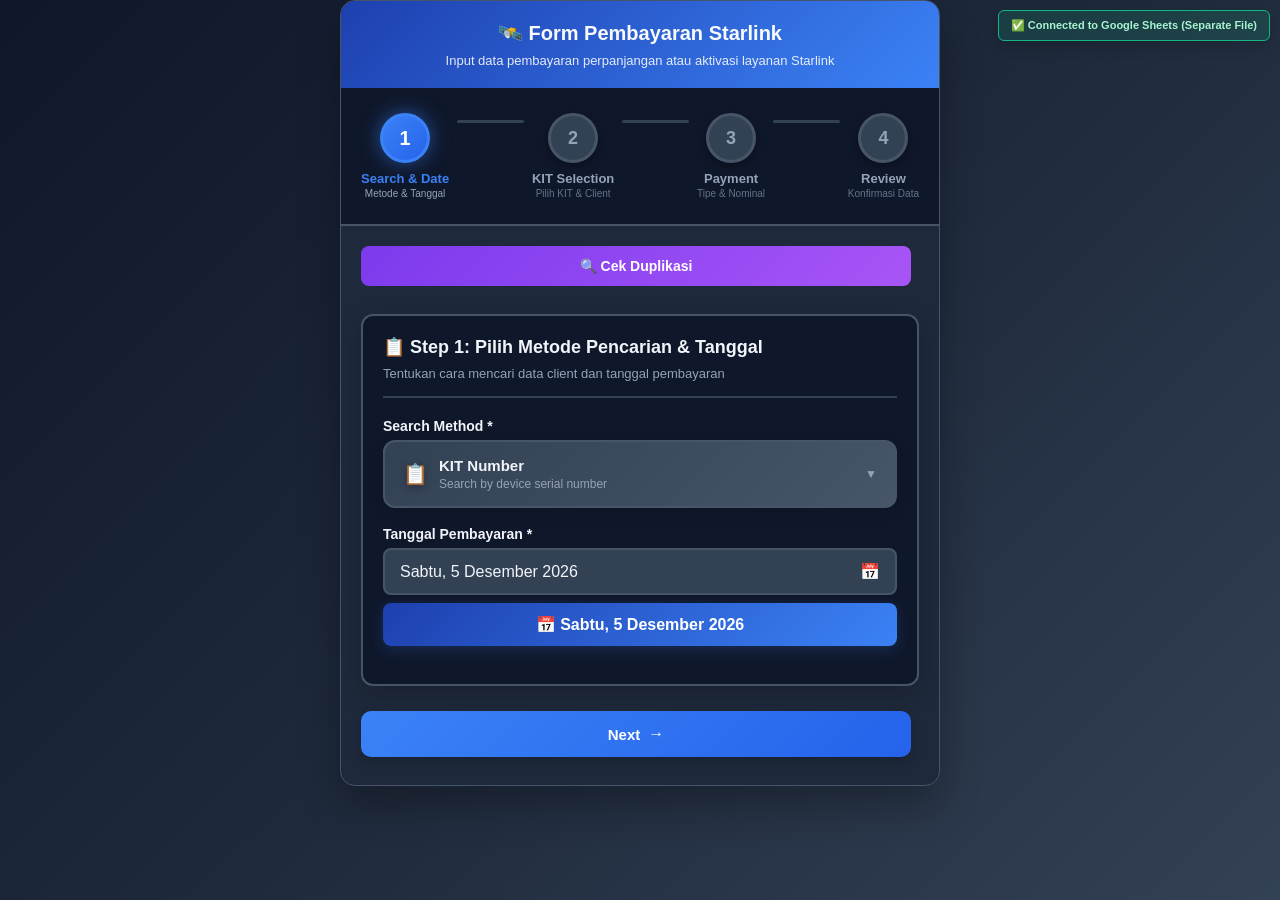
<file: report/index.html>
<!DOCTYPE html>
<html lang="id">
<head>
<meta charset="UTF-8">
<meta name="viewport" content="width=device-width, initial-scale=1.0, maximum-scale=1.0, user-scalable=no">
<meta http-equiv="Cache-Control" content="no-cache, no-store, must-revalidate">
<meta http-equiv="Pragma" content="no-cache">
<meta http-equiv="Expires" content="0">
<title>Form Pembayaran Starlink - Stepper</title>
<script src="/config.js"></script>
<script src="js/app.js?v=12"></script>
<link rel="stylesheet" href="style/style-stepper.css">
</head>
<body>
<div id="connectionStatus" class="connection-status testing">🔄 Testing Connection...</div>

<div class="container">
<div class="header">
<h1>🛰️ Form Pembayaran Starlink</h1>
<p>Input data pembayaran perpanjangan atau aktivasi layanan Starlink</p>
</div>

<!-- 🎯 STEPPER PROGRESS BAR -->
<div class="stepper-wrapper">
<div class="stepper-container">
<div class="step-item active" data-step="1">
<div class="step-circle">
<span class="step-number">1</span>
<span class="step-check">✓</span>
</div>
<div class="step-label">
<span class="step-title">Search & Date</span>
<span class="step-subtitle">Metode & Tanggal</span>
</div>
</div>
<div class="step-line"></div>
<div class="step-item" data-step="2">
<div class="step-circle">
<span class="step-number">2</span>
<span class="step-check">✓</span>
</div>
<div class="step-label">
<span class="step-title">KIT Selection</span>
<span class="step-subtitle">Pilih KIT & Client</span>
</div>
</div>
<div class="step-line"></div>
<div class="step-item" data-step="3">
<div class="step-circle">
<span class="step-number">3</span>
<span class="step-check">✓</span>
</div>
<div class="step-label">
<span class="step-title">Payment</span>
<span class="step-subtitle">Tipe & Nominal</span>
</div>
</div>
<div class="step-line"></div>
<div class="step-item" data-step="4">
<div class="step-circle">
<span class="step-number">4</span>
<span class="step-check">✓</span>
</div>
<div class="step-label">
<span class="step-title">Review</span>
<span class="step-subtitle">Konfirmasi Data</span>
</div>
</div>
</div>
</div>

<div class="form-container">
<div id="warningBanner" class="warning-banner"></div>
<div id="errorBanner" class="error-banner"></div>
<div id="successBanner" class="success-banner"></div>

<!-- Quick Actions (Always visible) -->
<div class="action-buttons">
<button type="button" class="btn btn-duplicate-check" id="duplicateCheckBtn">🔍 Cek Duplikasi</button>
</div>

<form id="paymentForm">
<!-- ============================================ -->
<!-- STEP 1: SEARCH METHOD & DATE -->
<!-- ============================================ -->
<div class="step-content active" data-step-content="1">
<div class="step-card">
<div class="step-card-header">
<h3>📋 Step 1: Pilih Metode Pencarian & Tanggal</h3>
<p>Tentukan cara mencari data client dan tanggal pembayaran</p>
</div>

<!-- Search Mode Selector -->
<div class="form-group">
<label for="searchMode">Search Method *</label>
<div class="search-mode-dropdown">
<div class="search-mode-selected" id="searchModeSelected">
<div class="mode-option-content">
<span class="mode-icon">📋</span>
<div class="mode-text">
<span class="mode-title">KIT Number</span>
<span class="mode-subtitle">Search by device serial number</span>
</div>
</div>
<span class="dropdown-arrow">▼</span>
</div>
<div class="search-mode-options" id="searchModeOptions">
<div class="mode-option" data-value="kit">
<span class="mode-icon">📋</span>
<div class="mode-text">
<span class="mode-title">KIT Number</span>
<span class="mode-subtitle">Search by device serial number</span>
</div>
<span class="mode-check">✓</span>
</div>
<div class="mode-option" data-value="name">
<span class="mode-icon">🔍</span>
<div class="mode-text">
<span class="mode-title">Client Name</span>
<span class="mode-subtitle">Search by customer name</span>
</div>
<span class="mode-check">✓</span>
</div>
</div>
<input type="hidden" id="searchMode" name="searchMode" value="kit">
</div>
</div>

<!-- Date Input -->
<div class="form-group">
<label for="tanggalPembayaran">Tanggal Pembayaran *</label>
<input type="hidden" id="tanggalPembayaran" name="tanggalPembayaran">
<div id="dateDisplay" style="width:100%;padding:12px 15px;border:2px solid #475569;border-radius:8px;background:#334155;color:#f1f5f9;font-size:16px;cursor:pointer;display:flex;justify-content:space-between;align-items:center;min-height:44px;transition:all 0.3s ease;" tabindex="0">
<span id="dateText">Klik untuk pilih tanggal</span>
<span style="color:#94a3b8;">📅</span>
</div>
<div style="margin-top:8px;padding:12px 15px;background:linear-gradient(135deg, #1e40af 0%, #3b82f6 100%);border-radius:8px;color:white;font-weight:600;text-align:center;box-shadow:0 4px 15px rgba(59, 130, 246, 0.2);">
📅 <span id="tanggalIndonesia">Memuat...</span>
</div>
</div>

</div>
</div>

<!-- ============================================ -->
<!-- STEP 2: KIT SELECTION & CLIENT -->
<!-- ============================================ -->
<div class="step-content" data-step-content="2">
<div class="step-card">
<div class="step-card-header">
<h3>🔍 Step 2: Cari & Pilih KIT</h3>
<p>Input nomor KIT atau nama client untuk memilih KIT yang akan diperpanjang</p>
</div>

<!-- Search Input Section -->
<div class="form-group">
<div id="kitNumberSection" style="display:none;">
<label for="nomorKit">Nomor KIT / Serial Number *</label>
<div style="display: flex; gap: 10px; margin-bottom: 10px;">
<input type="text" id="nomorKit" name="nomorKit" placeholder="Masukkan 1 KIT atau Serial Number" style="flex: 1; padding: 12px 15px; border: 2px solid #475569; border-radius: 8px; font-size: 16px; background: #334155; color: #f1f5f9; font-family: 'Roboto Mono', monospace; transition: all 0.4s cubic-bezier(0.4, 0, 0.2, 1);">
<button type="button" id="addKitBtn" style="padding: 12px 24px; background: linear-gradient(135deg, #1e3a8a 0%, #3b82f6 100%); border: none; border-radius: 8px; color: white; font-weight: 600; font-size: 14px; cursor: pointer; transition: all 0.3s ease; white-space: nowrap;">
<span style="font-size: 16px;">➕</span> Tambah KIT
</button>
</div>
<div style="margin-top: 8px; padding: 10px; background: linear-gradient(135deg, #1e3a8a 0%, #3b82f6 100%); border-radius: 6px; color: white; font-size: 12px;">
💡 <strong>Tips:</strong> Input 1 KIT, klik <strong>Tambah KIT</strong>, ulangi untuk KIT berikutnya. Validasi otomatis akan dilakukan untuk setiap KIT yang ditambahkan.
</div>

<!-- Loading indicator for KIT validation -->
<div id="addKitLoading" style="display: none; margin-top: 10px; padding: 10px; background: #1e293b; border-radius: 6px; text-align: center; color: #94a3b8;">
<div style="display: inline-block; animation: spin 1s linear infinite;">⏳</div> Memvalidasi KIT...
</div>

<!-- List of added KITs (pending validation) -->
<div id="pendingKitsList" style="margin-top: 12px;"></div>
</div>
<div id="clientNameSection" style="display:none;">
<label for="clientNameSearch">Client Name *</label>
<div class="client-name-searchable">
<div class="client-search-input-container">
<input type="text" id="clientNameSearch" name="clientNameSearch" placeholder="Type to search clients..." autocomplete="off">
<span class="search-dropdown-arrow" id="clientDropdownArrow">▼</span>
</div>
<div class="client-search-results" id="clientSearchResults">
<div class="search-results-header">
<span class="results-count" id="resultsCount">0 clients found</span>
</div>
<div class="search-results-list" id="searchResultsList"></div>
<div class="search-no-results" id="searchNoResults">
<span>No clients found</span>
<small>Try a different search term</small>
</div>
</div>
</div>
<div class="loading" id="clientNamesLoading">Loading clients...</div>
</div>

<!-- Bulk Input Section (always visible) -->
<div id="bulkInputSection" style="display:block;">
  <label style="display:block;color:#f1f5f9;font-weight:600;margin-bottom:8px;">Nomor KIT / Serial Number (satu per baris) *</label>
  <textarea id="bulkKitTextarea" rows="8"
    placeholder="Masukkan nomor KIT, satu per baris&#10;Contoh:&#10;KIT304096716&#10;KIT304096717&#10;KIT304096718"
    style="width:100%;padding:12px 15px;border:2px solid #475569;border-radius:8px;font-size:14px;background:#334155;color:#f1f5f9;font-family:'Roboto Mono',monospace;resize:vertical;box-sizing:border-box;line-height:1.6;"></textarea>
  <div style="margin-top:10px;display:flex;gap:10px;align-items:center;">
    <button type="button" id="validateBulkBtn"
      style="padding:12px 24px;background:linear-gradient(135deg,#065f46 0%,#10b981 100%);border:none;border-radius:8px;color:white;font-weight:600;font-size:14px;cursor:pointer;transition:all 0.3s;">
      ✅ Validasi Semua
    </button>
    <button type="button" id="clearBulkBtn"
      style="padding:12px 16px;background:#334155;border:2px solid #475569;border-radius:8px;color:#94a3b8;font-weight:600;font-size:13px;cursor:pointer;transition:all 0.3s;">
      🗑️ Bersihkan
    </button>
    <span id="bulkValidateStatus" style="color:#94a3b8;font-size:13px;"></span>
  </div>
  <!-- Progress Bar -->
  <div id="bulkProgressContainer" style="display:none;margin-top:12px;">
    <div style="background:#1e293b;border-radius:6px;overflow:hidden;height:10px;border:1px solid #475569;">
      <div id="bulkProgressBar" style="height:100%;background:linear-gradient(90deg,#10b981,#34d399);width:0%;transition:width 0.3s ease;"></div>
    </div>
    <div id="bulkProgressText" style="color:#94a3b8;font-size:12px;margin-top:5px;text-align:center;">Memvalidasi... 0/0</div>
  </div>
  <!-- Results -->
  <div id="bulkResultsContainer" style="display:none;margin-top:14px;padding:14px;background:#0f172a;border-radius:8px;border:1px solid #334155;">
    <div id="bulkResultsSummary" style="font-weight:600;color:#f1f5f9;margin-bottom:10px;font-size:14px;display:flex;gap:10px;flex-wrap:wrap;"></div>
    <div id="bulkResultsList" style="max-height:200px;overflow-y:auto;display:flex;flex-direction:column;gap:4px;"></div>
  </div>
</div>

<div class="loading" id="kitLoading">Memvalidasi nomor KIT...</div>
<div class="validation-message" id="kitValidation"></div>

<!-- KIT Selection (hidden in bulk mode — cards rendered in Step 3 instead) -->
<div class="kit-selection-section" id="kitSelectionSection" style="display:none;">
<h4>📋 Pilih KIT yang akan diperpanjang:</h4>
<div class="select-all-controls">
<button type="button" class="btn btn-secondary btn-small" id="selectAllBtn">✅ Pilih Semua</button>
<button type="button" class="btn btn-secondary btn-small" id="deselectAllBtn">❌ Batal Semua</button>
</div>
<div class="kit-list" id="kitList"></div>
<div class="kit-selection-summary" id="kitSummary"><strong>Dipilih: 0 KIT</strong></div>
</div>
</div>

<!-- Client Name Display (HIDDEN - shown in each KIT box instead) -->
<div class="form-group" style="display: none;">
<label for="namaClient">Nama Client *</label>
<div id="namaClient" class="client-name-display">
<span id="clientNameText">Akan terisi otomatis setelah nomor KIT valid</span>
</div>
</div>
</div>
</div>

<!-- ============================================ -->
<!-- STEP 3: PAYMENT DETAILS -->
<!-- ============================================ -->
<div class="step-content" data-step-content="3">
<div class="step-card">
<div class="step-card-header">
<h3>💳 Step 3: Detail Pembayaran</h3>
<p>Tentukan tipe pembayaran dan nominal total</p>
</div>

<!-- Transaction ID Display -->
<div id="transactionIdDisplay" class="transaction-id-display">
<span id="transactionIdText">ID Transaksi akan ter-generate otomatis</span>
</div>

<!-- Payment Type Dropdown (HIDDEN - now per KIT in Step 2) -->
<div class="form-group" style="display: none;">
<label for="tipePembayaran">Tipe Pembayaran *</label>
<div class="payment-type-dropdown">
<div class="payment-type-selected" id="paymentTypeSelected">
<div class="payment-option-content">
<span class="payment-icon">💳</span>
<div class="payment-text">
<span class="payment-title">Select payment type</span>
<span class="payment-subtitle">Choose activation or extension</span>
</div>
</div>
<span class="dropdown-arrow">▼</span>
</div>
<div class="payment-type-options" id="paymentTypeOptions">
<div class="payment-option" data-value="Aktivasi">
<span class="payment-icon">🚀</span>
<div class="payment-text">
<span class="payment-title">Aktivasi</span>
<span class="payment-subtitle">New service activation</span>
</div>
<span class="payment-check">✓</span>
</div>
<div class="payment-option" data-value="Perpanjangan">
<span class="payment-icon">🔄</span>
<div class="payment-text">
<span class="payment-title">Perpanjangan</span>
<span class="payment-subtitle">Service renewal/extension</span>
</div>
<span class="payment-check">✓</span>
</div>
</div>
<input type="hidden" id="tipePembayaran" name="tipePembayaran" value="" required>
</div>
</div>

<!-- Nominal (HIDDEN - now per KIT in Step 2) -->
<div class="form-group" style="display: none;">
<label for="nominal">Nominal Total *</label>
<div class="rupiah-input">
<input type="text" id="nominal" name="nominal" placeholder="Auto-calculated from per-KIT nominals" min="10000" step="1000">
</div>
<small style="color:#94a3b8;font-size:12px;">Total nominal dihitung otomatis dari nominal per KIT di Step 2</small>
</div>

<!-- Bulk Fill Section (only shown when inputMode === 'bulk') -->
<div id="bulkFillSection" style="display:none;">
  <div class="form-group">
    <label>✏️ Mode Pengisian Data</label>
    <div style="display:flex;gap:0;border:2px solid #475569;border-radius:8px;overflow:hidden;max-width:450px;margin-bottom:14px;">
      <button type="button" id="bulkFillModeBtn"
        style="flex:1;padding:10px 16px;border:none;background:linear-gradient(135deg,#1e3a8a 0%,#3b82f6 100%);color:white;font-weight:600;font-size:13px;cursor:pointer;transition:all 0.3s;">
        📋 Bulk Fill (Semua Sama)
      </button>
      <button type="button" id="individualFillModeBtn"
        style="flex:1;padding:10px 16px;border:none;background:transparent;color:#94a3b8;font-weight:600;font-size:13px;cursor:pointer;transition:all 0.3s;">
        ✏️ Individual (Per KIT)
      </button>
    </div>
    <small style="color:#64748b;font-size:11px;">Bulk Fill: satu nilai untuk semua KIT. Individual: isi masing-masing KIT.</small>
  </div>
  <!-- Bulk Fill Form -->
  <div id="bulkFillForm" style="padding:16px;background:#0f172a;border-radius:10px;border:2px solid #3b82f6;margin-bottom:14px;">
    <div style="font-weight:700;color:#60a5fa;font-size:13px;margin-bottom:12px;">🗂️ Isi Data untuk Semua KIT Sekaligus</div>
    <div style="display:flex;flex-wrap:wrap;gap:12px;align-items:flex-end;">
      <div style="flex:1;min-width:140px;">
        <label style="display:block;color:#fef3c7;font-size:12px;font-weight:600;margin-bottom:5px;">💳 Tipe Pembayaran *</label>
        <select id="bulkTipeSelect"
          style="width:100%;padding:10px 12px;background:#1e293b;border:2px solid #475569;border-radius:6px;color:#f1f5f9;font-size:14px;font-weight:600;cursor:pointer;">
          <option value="">-- Pilih Tipe --</option>
          <option value="Aktivasi">🚀 Aktivasi</option>
          <option value="Perpanjangan">🔄 Perpanjangan</option>
          <option value="Migrasi">🔀 Migrasi</option>
        </select>
      </div>
      <div style="flex:1;min-width:160px;">
        <label style="display:block;color:#fef3c7;font-size:12px;font-weight:600;margin-bottom:5px;">💰 Nominal *</label>
        <input type="text" id="bulkNominalInput" placeholder="Contoh: 150000"
          style="width:100%;padding:10px 12px;background:#1e293b;border:2px solid #475569;border-radius:6px;color:#f1f5f9;font-size:14px;font-family:'Roboto Mono',monospace;box-sizing:border-box;">
      </div>
      <div style="flex:1;min-width:120px;">
        <label style="display:block;color:#d1fae5;font-size:12px;font-weight:600;margin-bottom:5px;">📅 Bulan</label>
        <select id="bulkBulanSelect"
          style="width:100%;padding:10px 12px;background:#1e293b;border:2px solid #475569;border-radius:6px;color:#f1f5f9;font-size:14px;cursor:pointer;"></select>
      </div>
      <div style="flex:0 0 90px;">
        <label style="display:block;color:#d1fae5;font-size:12px;font-weight:600;margin-bottom:5px;">📅 Tahun</label>
        <select id="bulkTahunSelect"
          style="width:100%;padding:10px 12px;background:#1e293b;border:2px solid #475569;border-radius:6px;color:#f1f5f9;font-size:14px;cursor:pointer;"></select>
      </div>
      <div style="flex:0 0 auto;">
        <button type="button" id="applyBulkFillBtn"
          style="padding:10px 20px;background:linear-gradient(135deg,#065f46 0%,#10b981 100%);border:none;border-radius:6px;color:white;font-weight:600;font-size:13px;cursor:pointer;white-space:nowrap;margin-top:17px;">
          ✅ Terapkan ke Semua
        </button>
      </div>
    </div>
    <div id="bulkFillStatus" style="margin-top:10px;font-size:13px;color:#94a3b8;"></div>
  </div>
  <!-- Quick Edit Table: muncul setelah Terapkan ke Semua -->
  <div id="quickEditTable"></div>
  <!-- Individual Fill: KIT cards rendered here -->
  <div id="kitListStep3" style="display:none;"></div>
</div>

<!-- Nominal Summary Display -->
<div class="form-group">
<label>📊 Ringkasan Nominal</label>
<div id="nominalSummaryDisplay" style="padding: 15px; background: linear-gradient(135deg, #1e3a8a 0%, #3b82f6 100%); border-radius: 8px; color: white;">
<div style="font-size: 14px; margin-bottom: 10px;">
<strong>Total KIT Dipilih:</strong> <span id="totalKitsCount">0</span> KIT
</div>
<div style="font-size: 18px; font-weight: bold;">
<strong>Total Nominal:</strong> <span id="totalNominalDisplay">Rp 0</span>
</div>
<div style="font-size: 12px; margin-top: 10px; color: #dbeafe;">
💡 Setiap KIT akan disubmit sebagai entry terpisah ke spreadsheet
</div>
</div>
</div>
</div>
</div>

<!-- ============================================ -->
<!-- STEP 4: PREVIEW & CONFIRMATION -->
<!-- ============================================ -->
<div class="step-content" data-step-content="4">
<div class="step-card">
<div class="step-card-header">
<h3>✅ Step 4: Review & Konfirmasi</h3>
<p>Periksa kembali semua data sebelum submit</p>
</div>

<!-- Hidden Preview Button for app.js compatibility -->
<button type="button" id="previewBtn" style="display:none;">Preview</button>

<!-- Preview Section - Will be filled dynamically by stepper.js -->
<div class="preview-section" id="previewSection">
<div style="text-align:center;padding:40px;color:#94a3b8;">
<div style="font-size:48px;margin-bottom:15px;">⏳</div>
<p style="font-size:16px;font-weight:600;color:#f1f5f9;margin-bottom:8px;">Loading Preview...</p>
<p style="font-size:13px;">Preview akan muncul sebentar lagi</p>
</div>
</div>
</div>
</div>

<!-- 🎯 STEPPER NAVIGATION BUTTONS -->
<div class="stepper-buttons">
<button type="button" class="btn btn-secondary btn-prev" id="prevBtn" style="display:none;">
<span>←</span> Previous
</button>
<button type="button" class="btn btn-primary btn-next" id="nextBtn">
Next <span>→</span>
</button>
<button type="submit" class="btn btn-primary btn-submit" id="submitBtn" style="display:none;">
✅ Submit Data
</button>
</div>
</form>
</div>
</div>

<!-- Duplicate Checker Modal -->
<div id="duplicateModal" class="modal-overlay">
<div class="modal-content">
<div class="modal-header">
<h2 class="modal-title">🔍 Cek Duplikasi Report</h2>
<button type="button" class="modal-close" id="modalCloseBtn">&times;</button>
</div>
<div class="modal-body">
<p style="color:#94a3b8;margin-bottom:20px;font-size:14px;">Pilih bulan dan tahun untuk mengecek duplikasi KIT dalam laporan.</p>
<div class="form-row">
<div class="form-group">
<label for="duplicateMonth">Bulan</label>
<select id="duplicateMonth" required>
<option value="">Pilih Bulan</option>
<option value="1">Januari</option><option value="2">Februari</option><option value="3">Maret</option><option value="4">April</option><option value="5">Mei</option><option value="6">Juni</option>
<option value="7">Juli</option><option value="8">Agustus</option><option value="9">September</option><option value="10">Oktober</option><option value="11">November</option><option value="12">Desember</option>
</select>
</div>
<div class="form-group">
<label for="duplicateYear">Tahun</label>
<select id="duplicateYear" required><option value="">Pilih Tahun</option></select>
</div>
</div>
<button type="button" class="btn btn-primary" id="checkDuplicateBtn" style="width:100%;">🔍 Mulai Cek Duplikasi</button>
<div class="modal-loading" id="modalLoading"><div class="spinner"></div><p>Mengecek duplikasi...</p></div>
<div class="duplicate-results" id="duplicateResults">
<div class="duplicate-summary" id="duplicateSummary"></div>
<div class="duplicate-table" id="duplicateTable" style="display:none;"></div>
</div>
</div>
</div>
</div>

<!-- Custom Date Picker Modal -->
<div id="datePickerModal" style="display:none;position:fixed;top:0;left:0;width:100%;height:100%;background:rgba(0,0,0,0.7);z-index:9999;justify-content:center;align-items:center;">
<div style="background:#1e293b;border:2px solid #475569;border-radius:15px;padding:20px;min-width:300px;box-shadow:0 25px 50px rgba(0,0,0,0.5);">
<h3 style="color:#f1f5f9;margin-bottom:15px;text-align:center;">📅 Pilih Tanggal Pembayaran</h3>
<div style="display:flex;gap:10px;margin-bottom:15px;justify-content:center;">
<select id="monthSelect" style="padding:8px;border-radius:6px;background:#334155;color:#f1f5f9;border:1px solid #475569;">
<option value="0">Januari</option><option value="1">Februari</option><option value="2">Maret</option><option value="3">April</option><option value="4">Mei</option><option value="5">Juni</option>
<option value="6">Juli</option><option value="7">Agustus</option><option value="8">September</option><option value="9">Oktober</option><option value="10">November</option><option value="11">Desember</option>
</select>
<select id="yearSelect" style="padding:8px;border-radius:6px;background:#334155;color:#f1f5f9;border:1px solid #475569;"></select>
</div>
<div id="calendarGrid" style="display:grid;grid-template-columns:repeat(7, 1fr);gap:5px;margin-bottom:15px;"></div>
<div style="display:flex;gap:10px;justify-content:center;">
<button id="datePickerToday" style="padding:8px 16px;background:#3b82f6;color:white;border:none;border-radius:6px;cursor:pointer;">Hari Ini</button>
<button id="datePickerCancel" style="padding:8px 16px;background:#64748b;color:white;border:none;border-radius:6px;cursor:pointer;">Batal</button>
</div>
</div>
</div>

<!-- Confirmation Modal -->
<div id="confirmationModal" class="modal-overlay">
<div class="modal-content">
<div class="modal-header">
<h3 class="modal-title">🔍 Konfirmasi Submit Data</h3>
<button type="button" class="modal-close" id="confirmationModalClose">&times;</button>
</div>
<div class="modal-body">
<p style="color:#94a3b8;margin-bottom:15px;font-size:14px;">Pastikan data berikut sudah benar sebelum melanjutkan:</p>
<div id="confirmationDetails"></div>
</div>
<div class="modal-buttons">
<button type="button" class="btn-confirm" id="confirmSubmitBtn">✅ Ya, Submit Data</button>
<button type="button" class="btn-cancel" id="cancelSubmitBtn">❌ Batal</button>
</div>
</div>
</div>

<script src="js/stepper.js"></script>
</body>
</html>
</file>
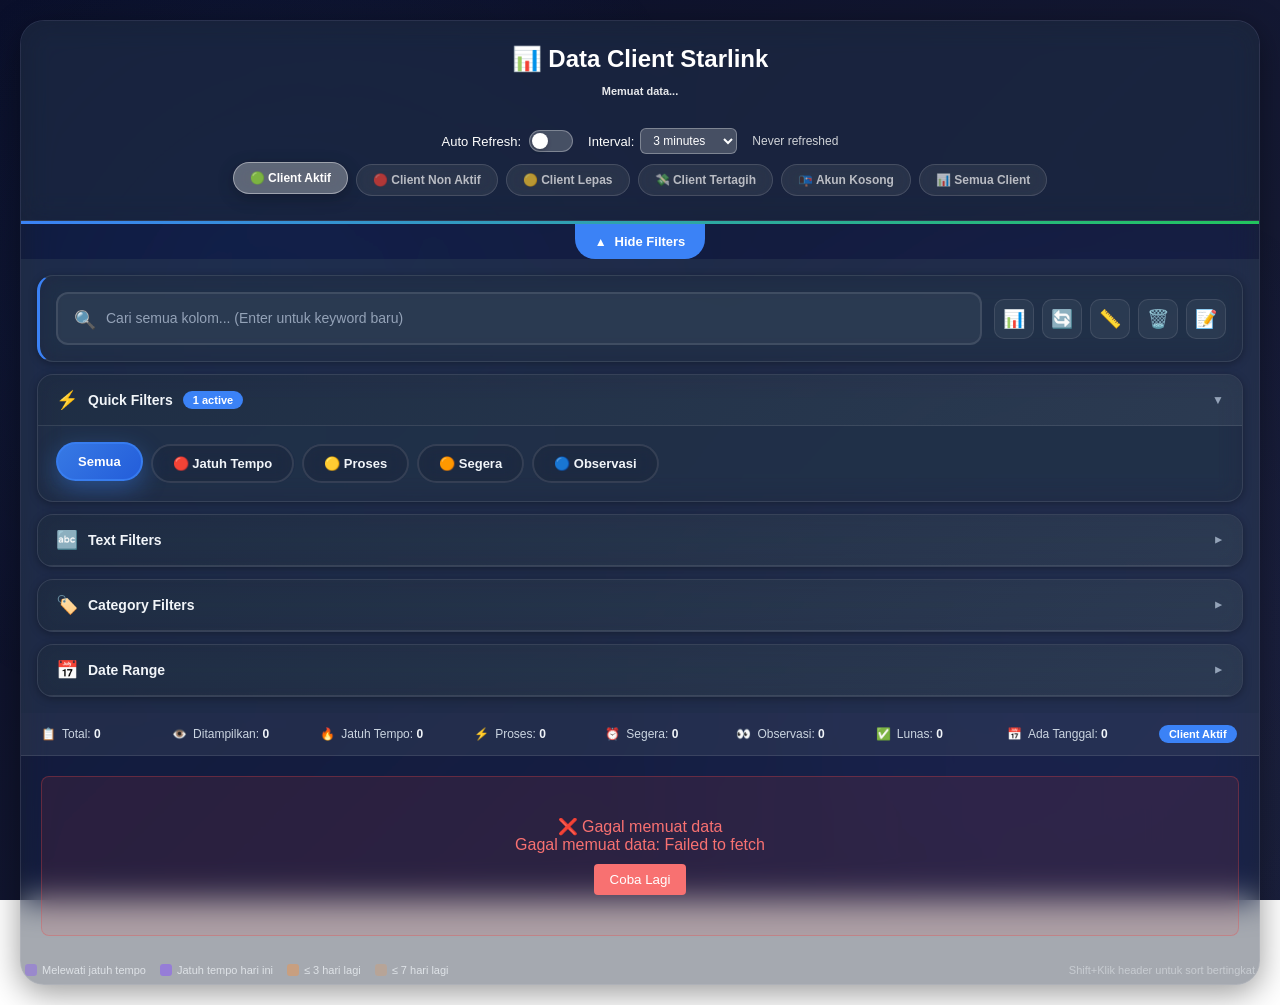
<file: report/data.octolink.id/index.html>
<!DOCTYPE html>
<html lang="id">
<head>
    <meta charset="UTF-8">
    <meta name="viewport" content="width=device-width, initial-scale=1.0">
    <title>Data Client Starlink - Enhanced</title>
    <style>
        /* CSS Variables for Liquid Glass Theme - iOS 26 Style */
        :root {
            --glass-bg: rgba(30, 41, 59, 0.4);
            --glass-border: rgba(255, 255, 255, 0.1);
            --glass-shadow: 0 8px 32px 0 rgba(0, 0, 0, 0.4);
            --bg-container: rgba(30, 41, 59, 0.3);
            --bg-header: rgba(30, 41, 59, 0.5);
            --bg-controls: rgba(51, 65, 85, 0.4);
            --bg-stats: rgba(71, 85, 105, 0.3);
            --bg-table-header: rgba(15, 23, 42, 0.8);
            --bg-row-even: rgba(51, 65, 85, 0.2);
            --bg-row-odd: rgba(71, 85, 105, 0.2);
            --bg-row-hover: rgba(59, 130, 246, 0.2);
            --text-primary: #f1f5f9;
            --text-secondary: #cbd5e1;
            --text-muted: #94a3b8;
            --text-white: #ffffff;
            --border-color: rgba(255, 255, 255, 0.1);
            --shadow: 0 8px 32px 0 rgba(0, 0, 0, 0.5);
            --shadow-hover: 0 8px 24px rgba(59, 130, 246, 0.4);
            --accent-blue: #3b82f6;
            --accent-green: #22c55e;
            --accent-red: #f87171;
            --accent-orange: #fbbf24;
            --accent-purple: #a78bfa;
            --card-bg: rgba(51, 65, 85, 0.3);
            --primary-color: #3b82f6;
            --primary-hover: #2563eb;
            --primary-rgb: 59, 130, 246;
        }

        * {
            margin: 0;
            padding: 0;
            box-sizing: border-box;
        }

        body {
            font-family: -apple-system, BlinkMacSystemFont, 'SF Pro Display', 'Segoe UI', sans-serif;
            min-height: 100vh;
            padding: 20px;
            color: var(--text-primary);
            position: relative;
            overflow-x: hidden;
        }

        /* Simple Dark Background with Subtle Glow - Lightweight */
        body::before {
            content: '';
            position: fixed;
            top: 0;
            left: 0;
            width: 100%;
            height: 100%;
            background: linear-gradient(135deg, #0a0e27 0%, #1a1f3a 100%);
            z-index: -2;
        }

        body::after {
            content: '';
            position: fixed;
            top: 0;
            left: 0;
            width: 100%;
            height: 100%;
            background:
                radial-gradient(circle at 20% 30%, rgba(59, 130, 246, 0.08), transparent 40%),
                radial-gradient(circle at 80% 70%, rgba(99, 102, 241, 0.06), transparent 40%);
            z-index: -1;
        }

        .container {
            max-width: 100%;
            margin: 0 auto;
            background: var(--glass-bg);
            backdrop-filter: blur(16px) saturate(180%);
            -webkit-backdrop-filter: blur(16px) saturate(180%);
            border-radius: 24px;
            box-shadow: var(--glass-shadow);
            overflow: hidden;
            transition: box-shadow 0.3s ease, transform 0.3s ease;
            border: 1px solid var(--glass-border);
            animation: floatIn 0.6s ease-out;
        }

        @keyframes floatIn {
            from {
                opacity: 0;
                transform: translateY(30px);
            }
            to {
                opacity: 1;
                transform: translateY(0);
            }
        }

        .container:hover {
            box-shadow: 0 12px 48px 0 rgba(31, 38, 135, 0.25);
            transform: translateY(-2px);
        }


        .header {
            background: var(--bg-header);
            backdrop-filter: blur(15px) saturate(180%);
            -webkit-backdrop-filter: blur(15px) saturate(180%);
            color: var(--text-white);
            padding: 24px;
            text-align: center;
            position: relative;
            border-bottom: 1px solid var(--glass-border);
        }

        .header h1 {
            font-size: 24px;
            margin-bottom: 8px;
        }

        .status-info {
            font-size: 14px;
            opacity: 0.9;
            margin-bottom: 15px;
        }

        /* Auto-refresh controls */
        .auto-refresh-container {
            display: flex;
            align-items: center;
            justify-content: center;
            gap: 15px;
            margin-top: 12px;
            font-size: 13px;
        }

        .auto-refresh-toggle {
            display: flex;
            align-items: center;
            gap: 8px;
        }

        .toggle-switch {
            position: relative;
            width: 44px;
            height: 22px;
            background: rgba(255, 255, 255, 0.2);
            border-radius: 11px;
            cursor: pointer;
            transition: all 0.3s ease;
            border: 1px solid rgba(255, 255, 255, 0.3);
        }

        .toggle-switch.active {
            background: var(--accent-green);
        }

        .toggle-slider {
            position: absolute;
            top: 2px;
            left: 2px;
            width: 16px;
            height: 16px;
            background: white;
            border-radius: 50%;
            transition: all 0.3s cubic-bezier(0.4, 0, 0.2, 1);
            box-shadow: 0 2px 4px rgba(0, 0, 0, 0.2);
        }

        .toggle-switch.active .toggle-slider {
            left: 24px;
        }

        .refresh-interval {
            display: flex;
            align-items: center;
            gap: 6px;
        }

        .refresh-interval select {
            padding: 4px 8px;
            background: rgba(255, 255, 255, 0.2);
            border: 1px solid rgba(255, 255, 255, 0.3);
            border-radius: 6px;
            color: var(--text-white);
            font-size: 12px;
            cursor: pointer;
            transition: all 0.3s ease;
        }

        .refresh-interval select:hover {
            background: rgba(255, 255, 255, 0.3);
        }

        .refresh-interval select option {
            background: var(--bg-container);
            color: var(--text-primary);
        }

        .last-updated {
            font-size: 12px;
            opacity: 0.8;
        }

        /* Progress bar */
        .progress-bar-container {
            position: relative;
            width: 100%;
            height: 3px;
            background: rgba(255, 255, 255, 0.1);
            overflow: hidden;
        }

        .progress-bar {
            height: 100%;
            background: linear-gradient(90deg, var(--accent-blue), var(--accent-green));
            width: 100%;
            transition: width 0.1s linear;
            box-shadow: 0 0 10px rgba(59, 130, 246, 0.5);
        }


        /* Sheet Selector */
        .sheet-selector {
            display: flex;
            justify-content: center;
            gap: 8px;
            margin-top: 10px;
            flex-wrap: wrap;
        }

        .sheet-tab {
            padding: 8px 16px;
            background: rgba(255, 255, 255, 0.1);
            color: var(--text-white);
            border: 1px solid rgba(255, 255, 255, 0.2);
            border-radius: 20px;
            cursor: pointer;
            font-size: 12px;
            font-weight: 600;
            transition: all 0.3s cubic-bezier(0.4, 0, 0.2, 1);
            backdrop-filter: blur(10px);
            opacity: 0.7;
            position: relative;
            overflow: hidden;
        }

        .sheet-tab::before {
            content: '';
            position: absolute;
            top: 50%;
            left: 50%;
            width: 0;
            height: 0;
            border-radius: 50%;
            background: rgba(255, 255, 255, 0.1);
            transform: translate(-50%, -50%);
            transition: width 0.6s, height 0.6s;
        }

        .sheet-tab:hover::before {
            width: 300px;
            height: 300px;
        }

        .sheet-tab:hover {
            background: rgba(255, 255, 255, 0.2);
            opacity: 0.95;
            transform: translateY(-2px) scale(1.02);
            box-shadow: 0 4px 12px rgba(0, 0, 0, 0.15);
            border-color: rgba(255, 255, 255, 0.3);
        }

        .sheet-tab:active {
            transform: translateY(0px) scale(0.98);
        }

        .sheet-tab.active {
            background: rgba(255, 255, 255, 0.3);
            opacity: 1;
            transform: translateY(-2px);
            box-shadow: 0 4px 16px rgba(0, 0, 0, 0.25);
            border-color: rgba(255, 255, 255, 0.4);
        }

        /* Category Indicators */
        .category-indicator {
            display: inline-block;
            padding: 2px 6px;
            border-radius: 10px;
            font-size: 10px;
            font-weight: 600;
            margin-left: 6px;
            text-transform: uppercase;
            letter-spacing: 0.5px;
            vertical-align: middle;
        }

        .category-aktif {
            background: #dcfce7;
            color: #166534;
            border: 1px solid #22c55e;
        }

        .category-non-aktif {
            background: #fecaca;
            color: #dc2626;
            border: 1px solid #ef4444;
        }

        .category-lepas {
            background: #fef3c7;
            color: #92400e;
            border: 1px solid #f59e0b;
        }

        .category-aktif {
            background: #166534;
            color: #dcfce7;
        }

        .category-non-aktif {
            background: #dc2626;
            color: #fecaca;
        }

        .category-lepas {
            background: #92400e;
            color: #fef3c7;
        }

        .category-tertagih {
            background: #be185d;
            color: #fce7f3;
        }

        .category-kosong {
            background: #374151;
            color: #e5e7eb;
        }

        /* Controls Toggle */
        .controls-toggle-btn {
            display: flex;
            align-items: center;
            gap: 8px;
            padding: 10px 20px;
            background: var(--accent-blue);
            color: var(--text-white);
            border: none;
            border-radius: 0 0 20px 20px;
            cursor: pointer;
            font-size: 13px;
            font-weight: 600;
            transition: all 0.3s ease;
            margin: 0 auto;
            width: fit-content;
        }

        .controls-toggle-btn:hover {
            background: #1d4ed8;
            transform: translateY(-2px);
        }

        .controls-toggle-icon {
            transition: transform 0.3s ease;
            font-size: 12px;
        }

        .controls-toggle-btn.collapsed .controls-toggle-icon {
            transform: rotate(180deg);
        }

        /* ===== MODERN COLLAPSIBLE CARD DESIGN ===== */

        .controls-modern {
            background: var(--bg-controls);
            transition: max-height 0.4s ease, padding 0.4s ease;
            overflow: hidden;
            max-height: 2000px;
        }

        .controls-modern.collapsed {
            max-height: 0;
            padding: 0;
        }

        .controls-modern-content {
            padding: 16px;
            display: flex;
            flex-direction: column;
            gap: 12px;
        }

        /* Filter Card Styling */
        .filter-card {
            background: var(--glass-bg);
            backdrop-filter: blur(12px) saturate(150%);
            -webkit-backdrop-filter: blur(12px) saturate(150%);
            border-radius: 16px;
            box-shadow: var(--glass-shadow);
            border: 1px solid var(--glass-border);
            overflow: hidden;
            transition: box-shadow 0.3s ease, transform 0.3s ease, border-color 0.3s ease;
        }

        /* Only add hover to collapsible cards, NOT search card */
        .filter-card:not(.search-card):hover {
            box-shadow: 0 12px 32px rgba(59, 130, 246, 0.25);
            transform: translateY(-2px);
            border-color: rgba(59, 130, 246, 0.4);
        }

        .search-card {
            border-left: 3px solid var(--accent-blue);
            /* Search card NEVER has hover effects - contains interactive buttons */
        }

        .search-card:hover {
            transform: none !important;
        }

        .search-card-content {
            display: flex;
            gap: 12px;
            align-items: center;
            padding: 16px;
        }

        /* Filter Card Header */
        .filter-card-header {
            padding: 14px 18px;
            background: linear-gradient(135deg, var(--bg-container) 0%, var(--bg-stats) 100%);
            border-bottom: 1px solid var(--border-color);
            cursor: pointer;
            display: flex;
            justify-content: space-between;
            align-items: center;
            user-select: none;
            transition: all 0.3s cubic-bezier(0.4, 0, 0.2, 1);
            position: relative;
            overflow: hidden;
        }

        .filter-card-header::before {
            content: '';
            position: absolute;
            top: 0;
            left: -100%;
            width: 100%;
            height: 100%;
            background: linear-gradient(90deg, transparent, rgba(37, 99, 235, 0.1), transparent);
            transition: left 0.5s;
        }

        .filter-card-header:hover::before {
            left: 100%;
        }

        .filter-card-header:hover {
            background: var(--bg-stats);
            box-shadow: inset 0 -2px 4px rgba(0, 0, 0, 0.05);
        }

        .filter-card-header:active {
            transform: scale(0.98);
        }

        .filter-card-title {
            display: flex;
            align-items: center;
            gap: 10px;
            font-weight: 600;
            font-size: 14px;
            color: var(--text-primary);
        }

        .card-icon {
            font-size: 18px;
            display: flex;
            align-items: center;
            justify-content: center;
        }

        .collapse-icon {
            font-size: 12px;
            color: var(--text-muted);
            transition: all 0.3s cubic-bezier(0.4, 0, 0.2, 1);
        }

        .filter-card-header:hover .collapse-icon {
            transform: scale(1.2);
            color: var(--accent-blue);
        }

        .filter-card.collapsed .collapse-icon {
            transform: rotate(-90deg);
        }

        .filter-card.collapsed .filter-card-header:hover .collapse-icon {
            transform: rotate(-90deg) scale(1.2);
        }

        /* Filter Badge */
        .filter-badge {
            background: var(--accent-blue);
            color: white;
            padding: 3px 10px;
            border-radius: 12px;
            font-size: 11px;
            font-weight: 600;
            animation: badgePulse 2s ease-in-out infinite;
        }

        .filter-badge.hidden {
            display: none;
        }

        @keyframes badgePulse {
            0%, 100% { opacity: 1; }
            50% { opacity: 0.7; }
        }

        /* Filter Card Content */
        .filter-card-content {
            max-height: 500px;
            overflow: hidden;
            transition: max-height 0.3s cubic-bezier(0.4, 0, 0.2, 1), padding 0.3s ease;
            padding: 18px;
        }

        .filter-card.collapsed .filter-card-content {
            max-height: 0;
            padding: 0 18px;
        }

        /* Modern Search Box */
        .search-box-modern {
            position: relative;
            display: flex;
            align-items: flex-start;
            background: var(--bg-stats);
            border: 2px solid var(--border-color);
            border-radius: 12px;
            padding: 4px 4px 4px 16px;
            transition: all 0.3s ease;
            flex: 1;
        }

        .search-box-modern:focus-within {
            border-color: var(--accent-blue);
            box-shadow: 0 0 0 4px rgba(37, 99, 235, 0.1);
            background: var(--bg-container);
        }

        .search-icon-modern {
            font-size: 18px;
            margin-right: 10px;
            color: var(--text-muted);
        }

        .search-input-modern {
            flex: 1;
            border: none;
            background: transparent;
            outline: none;
            font-size: 14px;
            color: var(--text-primary);
            padding: 10px 0;
            resize: none;
            min-height: 40px;
            max-height: 140px;
            overflow-y: auto;
            line-height: 1.5;
            font-family: inherit;
            scrollbar-width: thin;
        }

        .search-input-modern::placeholder {
            color: var(--text-muted);
        }

        .search-icon-modern {
            padding-top: 11px;
        }

        .search-multi-hint {
            font-size: 10px;
            color: var(--text-muted);
            padding: 2px 12px 6px 48px;
            opacity: 0.7;
        }

        .search-clear-btn-modern {
            background: var(--text-muted);
            color: white;
            border: none;
            border-radius: 50%;
            width: 26px;
            height: 26px;
            font-size: 16px;
            cursor: pointer;
            display: none;
            align-items: center;
            justify-content: center;
            transition: all 0.2s ease;
            margin-left: 8px;
        }

        .search-clear-btn-modern:hover {
            background: var(--accent-red);
            transform: scale(1.1);
        }

        /* Control Buttons Modern */
        .control-buttons-modern {
            display: flex;
            gap: 8px;
            flex-wrap: wrap;
            position: relative;
        }

        .btn-modern {
            background: var(--bg-stats);
            border: 1px solid var(--border-color);
            border-radius: 10px;
            padding: 10px 16px;
            font-size: 14px;
            font-weight: 500;
            color: var(--text-primary);
            cursor: pointer;
            transition: all 0.3s cubic-bezier(0.4, 0, 0.2, 1);
            display: flex;
            align-items: center;
            gap: 6px;
            user-select: none;
            -webkit-tap-highlight-color: transparent;
            position: relative;
            overflow: hidden;
        }

        .btn-modern::before {
            content: '';
            position: absolute;
            top: 50%;
            left: 50%;
            width: 0;
            height: 0;
            border-radius: 50%;
            background: rgba(37, 99, 235, 0.2);
            transform: translate(-50%, -50%);
            transition: width 0.6s, height 0.6s;
        }

        .btn-modern:hover::before {
            width: 300px;
            height: 300px;
        }

        .btn-modern:hover {
            background: var(--accent-blue);
            color: white;
            transform: translateY(-2px) scale(1.02);
            box-shadow: 0 6px 16px rgba(37, 99, 235, 0.3);
            border-color: var(--accent-blue);
        }

        .btn-modern:active {
            transform: translateY(0) scale(0.98);
        }

        .btn-icon {
            width: 40px;
            height: 40px;
            padding: 0;
            justify-content: center;
        }

        .btn-icon span {
            font-size: 18px;
        }

        .btn-clear-all:hover {
            background: var(--accent-red);
        }

        /* Quick Filters Modern */
        .quick-filters-modern {
            display: flex;
            flex-wrap: wrap;
            gap: 8px;
        }

        .filter-chip {
            background: var(--glass-bg);
            backdrop-filter: blur(10px) saturate(180%);
            -webkit-backdrop-filter: blur(10px) saturate(180%);
            border: 2px solid var(--glass-border);
            border-radius: 24px;
            padding: 10px 20px;
            font-size: 13px;
            font-weight: 600;
            color: var(--text-primary);
            cursor: pointer;
            transition: all 0.4s cubic-bezier(0.4, 0, 0.2, 1);
            white-space: nowrap;
            position: relative;
            overflow: hidden;
        }

        .filter-chip::before {
            content: '';
            position: absolute;
            top: 50%;
            left: 50%;
            width: 0;
            height: 0;
            border-radius: 50%;
            background: rgba(37, 99, 235, 0.1);
            transform: translate(-50%, -50%);
            transition: width 0.6s, height 0.6s;
        }

        .filter-chip:hover::before {
            width: 300px;
            height: 300px;
        }

        .filter-chip:hover {
            border-color: rgba(59, 130, 246, 0.6);
            background: rgba(59, 130, 246, 0.15);
            transform: translateY(-3px) scale(1.03);
            box-shadow: 0 8px 20px rgba(59, 130, 246, 0.3);
        }

        .filter-chip:active {
            transform: translateY(0px) scale(0.96);
        }

        .filter-chip.active {
            background: linear-gradient(135deg, rgba(59, 130, 246, 0.9), rgba(37, 99, 235, 0.9));
            backdrop-filter: blur(15px) saturate(200%);
            -webkit-backdrop-filter: blur(15px) saturate(200%);
            border-color: rgba(59, 130, 246, 0.8);
            color: white;
            transform: translateY(-2px);
            box-shadow: 0 8px 24px rgba(59, 130, 246, 0.4);
        }

        /* Filter Grid */
        .filter-grid {
            display: grid;
            grid-template-columns: repeat(auto-fit, minmax(200px, 1fr));
            gap: 16px;
        }

        .filter-input-group {
            display: flex;
            flex-direction: column;
            gap: 8px;
        }

        .filter-label {
            font-size: 12px;
            font-weight: 600;
            color: var(--text-secondary);
            text-transform: uppercase;
            letter-spacing: 0.5px;
        }

        .input-wrapper {
            position: relative;
            display: flex;
            align-items: center;
        }

        .filter-input {
            width: 100%;
            padding: 10px 35px 10px 12px;
            border: 2px solid var(--border-color);
            border-radius: 8px;
            font-size: 13px;
            background: var(--bg-stats);
            color: var(--text-primary);
            transition: all 0.3s cubic-bezier(0.4, 0, 0.2, 1);
            box-sizing: border-box;
        }

        .filter-input:hover {
            border-color: rgba(37, 99, 235, 0.4);
            background: var(--bg-surface);
        }

        .filter-input:focus {
            outline: none;
            transform: translateY(-1px);
            box-shadow: 0 4px 12px rgba(37, 99, 235, 0.15);
            border-color: var(--accent-blue);
            background: var(--bg-container);
            box-shadow: 0 0 0 3px rgba(37, 99, 235, 0.1);
        }

        .input-clear-btn {
            position: absolute;
            right: 8px;
            background: var(--text-muted);
            color: white;
            border: none;
            border-radius: 50%;
            width: 22px;
            height: 22px;
            font-size: 14px;
            cursor: pointer;
            display: none;
            align-items: center;
            justify-content: center;
            transition: all 0.2s ease;
        }

        .input-clear-btn:hover {
            background: var(--accent-red);
            transform: scale(1.1);
        }

        /* Date Range Modern */
        .date-range-modern {
            display: flex;
            align-items: center;
            gap: 12px;
        }

        .date-input {
            flex: 1;
            padding: 10px 12px;
            border: 2px solid var(--border-color);
            border-radius: 8px;
            font-size: 13px;
            background: var(--bg-stats);
            color: var(--text-primary);
            transition: all 0.2s ease;
            box-sizing: border-box;
        }

        .date-input:focus {
            outline: none;
            border-color: var(--accent-blue);
            background: var(--bg-container);
            box-shadow: 0 0 0 3px rgba(37, 99, 235, 0.1);
        }

        .date-separator {
            font-size: 18px;
            color: var(--text-muted);
            font-weight: bold;
        }

        .filter-card {
            box-shadow: 0 2px 8px rgba(0, 0, 0, 0.3);
        }

        .filter-card:hover {
            box-shadow: 0 4px 12px rgba(0, 0, 0, 0.5);
        }

        /* Responsive Design for Modern Cards */
        @media (max-width: 768px) {
            .controls-modern-content {
                padding: 12px;
                gap: 10px;
            }

            .search-card-content {
                flex-direction: column;
                align-items: stretch;
                padding: 14px;
            }

            .filter-card-header {
                padding: 12px 14px;
            }

            .filter-card-content {
                padding: 14px;
            }

            .filter-grid {
                grid-template-columns: 1fr;
                gap: 12px;
            }

            .control-buttons-modern {
                width: 100%;
                justify-content: space-between;
            }

            .btn-icon {
                width: 36px;
                height: 36px;
            }
        }

        @media (max-width: 480px) {
            .controls-modern-content {
                padding: 10px;
                gap: 8px;
            }

            .search-card-content {
                padding: 12px;
                gap: 10px;
            }

            .filter-card {
                border-radius: 10px;
            }

            .filter-card-header {
                padding: 10px 12px;
                font-size: 13px;
            }

            .filter-card-content {
                padding: 12px;
            }

            .search-box-modern {
                padding: 3px 3px 3px 12px;
            }

            .search-input-modern {
                font-size: 13px;
            }

            .btn-icon {
                width: 34px;
                height: 34px;
            }

            .btn-icon span {
                font-size: 16px;
            }

            .filter-chip {
                padding: 6px 12px;
                font-size: 12px;
            }
        }

        /* ===== END MODERN DESIGN ===== */

        .controls {
            background: var(--bg-controls);
            border-bottom: 1px solid var(--border-color);
            transition: max-height 0.4s ease, padding 0.4s ease;
            overflow: hidden;
            max-height: 1000px;
        }

        .controls.collapsed {
            max-height: 0;
            padding: 0;
            border-bottom: none;
        }

        .controls-content {
            padding: 15px 20px;
        }

        .search-section {
            display: grid;
            grid-template-columns: 1fr auto;
            gap: 12px;
            margin-bottom: 12px;
            align-items: center;
        }

        .search-box {
            position: relative;
        }

        .search-box input {
            width: 100%;
            padding: 10px 60px 10px 14px; /* Increased right padding for both icons */
            border: 2px solid var(--border-color);
            border-radius: 8px;
            font-size: 14px;
            transition: border-color 0.3s ease, box-shadow 0.3s ease;
            background: var(--bg-container);
            color: var(--text-primary);
            box-sizing: border-box;
        }

        .search-box input:focus {
            outline: none;
            border-color: var(--accent-blue);
            box-shadow: 0 0 0 3px rgba(37, 99, 235, 0.1);
        }

        .search-icon {
            position: absolute;
            right: 36px; /* Moved left to make room for clear button */
            top: 50%;
            transform: translateY(-50%);
            color: var(--text-muted);
            pointer-events: none;
        }

        /* Clear button for search inputs */
        .search-clear-btn {
            position: absolute;
            right: 8px;
            top: 50%;
            transform: translateY(-50%);
            background: var(--text-muted);
            color: var(--text-white);
            border: none;
            border-radius: 50%;
            width: 20px;
            height: 20px;
            font-size: 12px;
            cursor: pointer;
            display: none;
            align-items: center;
            justify-content: center;
            transition: all 0.2s ease;
            z-index: 10;
        }

        .search-clear-btn:hover {
            background: var(--accent-red);
            transform: translateY(-50%) scale(1.1);
        }

        .search-clear-btn.show {
            display: flex;
        }

        .control-buttons {
            display: flex;
            gap: 10px;
            position: relative;
        }

        .btn {
            padding: 10px 16px;
            border: none;
            border-radius: 8px;
            cursor: pointer;
            font-weight: 600;
            font-size: 13px;
            transition: all 0.3s ease;
            display: flex;
            align-items: center;
            gap: 6px;
        }

        .btn:hover {
            transform: translateY(-1px);
        }

        .btn-primary { background: var(--accent-blue); color: var(--text-white); }
        .btn-success { background: var(--accent-green); color: var(--text-white); }
        .btn-purple { background: var(--accent-purple); color: var(--text-white); }

        .btn-primary:hover { background: #1d4ed8; }
        .btn-success:hover { background: #059669; }
        .btn-purple:hover { background: #7c3aed; }

        /* Column Dropdown - INSTANT DISPLAY (NO TRANSITIONS) */
        .column-dropdown {
            position: fixed;
            background: var(--bg-container);
            border: 1px solid var(--border-color);
            border-radius: 12px;
            box-shadow: 0 8px 24px rgba(0, 0, 0, 0.15);
            z-index: 10000;
            min-width: 280px;
            max-width: 320px;
            max-height: 450px;
            overflow-y: auto;
            display: none;
            /* NO transitions - instant show/hide to prevent flickering */
        }

        .column-dropdown.show {
            display: block;
        }

        /* Custom Copy Dropdown */
        .custom-copy-dropdown {
            position: fixed;
            background: var(--bg-container);
            border: 1px solid var(--border-color);
            border-radius: 12px;
            box-shadow: 0 8px 24px rgba(0, 0, 0, 0.15);
            z-index: 10000;
            min-width: 260px;
            max-width: 300px;
            display: none;
        }

        .custom-copy-dropdown.show {
            display: block;
        }

        .custom-copy-hint {
            margin: 0 0 6px 0;
            font-size: 12px;
            color: var(--text-muted);
        }

        .custom-copy-body {
            padding: 10px 12px;
        }

        .custom-copy-execute-btn {
            flex: 1;
            padding: 6px 12px;
            border: none;
            border-radius: 4px;
            cursor: pointer;
            font-size: 12px;
            font-weight: 600;
            background: var(--accent-blue);
            color: var(--text-white);
            transition: all 0.2s ease;
        }

        .custom-copy-execute-btn:hover {
            opacity: 0.85;
            transform: translateY(-1px);
        }

        .custom-copy-execute-btn:active {
            transform: translateY(0);
        }

        .column-dropdown-header {
            padding: 12px 16px;
            background: var(--bg-header);
            color: var(--text-white);
            font-weight: 600;
            font-size: 14px;
            display: flex;
            justify-content: space-between;
            align-items: center;
        }

        .column-dropdown-content {
            padding: 8px;
        }

        .column-item {
            display: flex;
            align-items: center;
            gap: 8px;
            padding: 6px 10px;
            border-radius: 6px;
            cursor: pointer;
            transition: all 0.2s ease;
            font-size: 13px;
        }

        .column-item:hover {
            background: var(--bg-stats);
        }

        .column-actions {
            padding: 8px 12px;
            border-top: 1px solid var(--border-color);
            display: flex;
            gap: 8px;
        }

        .column-action-btn {
            flex: 1;
            padding: 6px 12px;
            border: none;
            border-radius: 4px;
            cursor: pointer;
            font-size: 12px;
            font-weight: 600;
            transition: all 0.3s ease;
        }

        .select-all { background: var(--accent-green); color: var(--text-white); }
        .hide-all { background: var(--accent-red); color: var(--text-white); }

        /* Quick Filters */
        .quick-filters {
            display: flex;
            flex-wrap: wrap;
            gap: 8px;
            margin-bottom: 12px;
            justify-content: center;
        }

        .filter-btn {
            padding: 6px 14px;
            border: 2px solid var(--border-color);
            background: var(--bg-container);
            border-radius: 18px;
            cursor: pointer;
            font-size: 12px;
            font-weight: 600;
            transition: all 0.3s ease;
            color: var(--text-muted);
        }

        .filter-btn:hover, .filter-btn.active {
            border-color: var(--accent-blue);
            background: var(--accent-blue);
            color: var(--text-white);
        }

        .clear-filters {
            padding: 6px 14px;
            background: var(--accent-red);
            color: var(--text-white);
            border: none;
            border-radius: 18px;
            cursor: pointer;
            font-size: 12px;
            font-weight: 600;
            transition: all 0.3s ease;
        }

        .clear-filters:hover {
            background: #dc2626;
        }

        /* Column Filters */
        .column-filters {
            display: grid;
            grid-template-columns: repeat(auto-fit, minmax(180px, 1fr));
            gap: 12px;
            padding-top: 12px;
            border-top: 1px solid var(--border-color);
            width: 100%;
            box-sizing: border-box;
        }

        .filter-group {
            display: flex;
            flex-direction: column;
            gap: 4px;
            min-width: 0;
        }

        .filter-group label {
            font-size: 11px;
            font-weight: 600;
            color: var(--text-primary);
            text-transform: uppercase;
            letter-spacing: 0.5px;
        }

        .filter-group input, .filter-group select {
            padding: 7px 10px;
            border: 1px solid var(--border-color);
            border-radius: 6px;
            font-size: 13px;
            transition: border-color 0.3s ease;
            background: var(--bg-container);
            color: var(--text-primary);
            box-sizing: border-box;
            width: 100%;
        }

        .filter-group input:focus, .filter-group select:focus {
            outline: none;
            border-color: var(--accent-blue);
        }

        /* Checkbox Filters */
        .checkbox-filter-container {
            background: var(--bg-container);
            border: 1px solid var(--border-color);
            border-radius: 6px;
            max-height: 120px;
            overflow-y: auto;
        }

        .checkbox-filter-header {
            position: sticky;
            top: 0;
            background: var(--bg-stats);
            padding: 6px 10px;
            border-bottom: 1px solid var(--border-color);
            font-size: 11px;
            font-weight: 600;
            display: flex;
            justify-content: space-between;
            align-items: center;
        }

        .checkbox-filter-toggle {
            font-size: 10px;
            color: var(--accent-blue);
            cursor: pointer;
            padding: 2px 6px;
            border-radius: 3px;
            border: 1px solid var(--accent-blue);
            background: transparent;
            transition: all 0.2s ease;
        }

        .checkbox-filter-toggle:hover {
            background: var(--accent-blue);
            color: var(--text-white);
        }

        .checkbox-filter-content {
            padding: 6px;
        }

        .checkbox-filter-item {
            display: flex;
            align-items: center;
            gap: 6px;
            padding: 4px 6px;
            border-radius: 4px;
            transition: background 0.2s ease;
            cursor: pointer;
        }

        .checkbox-filter-item:hover {
            background: var(--bg-stats);
        }

        .checkbox-filter-count {
            font-size: 10px;
            color: var(--text-muted);
            background: var(--bg-stats);
            padding: 1px 6px;
            border-radius: 10px;
            min-width: 20px;
            text-align: center;
        }

        .date-range-group {
            display: flex;
            gap: 6px;
            align-items: center;
        }

        .date-range-group input {
            flex: 1;
            min-width: 100px;
        }

        .date-range-separator {
            color: var(--text-muted);
            font-weight: 600;
            font-size: 12px;
        }

        /* Stats */
        .stats {
            padding: 12px 20px;
            background: var(--bg-stats);
            border-bottom: 1px solid var(--border-color);
            display: flex;
            justify-content: space-between;
            align-items: center;
            flex-wrap: wrap;
            gap: 8px;
        }

        .stat-item {
            display: flex;
            align-items: center;
            gap: 6px;
            font-size: 12px;
            color: var(--text-secondary);
            min-width: 80px;
        }

        .stat-number {
            font-weight: 700;
            color: var(--text-primary);
        }

        .current-sheet-indicator {
            background: var(--accent-blue);
            color: var(--text-white);
            padding: 3px 10px;
            border-radius: 12px;
            font-size: 11px;
            font-weight: 600;
        }

        /* Table */
        .table-container {
            overflow-x: auto;
            overflow-y: auto;
            max-height: 75vh;
            scroll-behavior: smooth;
            border-radius: 0 0 12px 12px;
        }

        .table-container::-webkit-scrollbar {
            height: 12px;
            width: 12px;
        }

        .table-container::-webkit-scrollbar-track {
            background: var(--bg-controls);
            border-radius: 6px;
        }

        .table-container::-webkit-scrollbar-thumb {
            background: var(--accent-blue);
            border-radius: 6px;
            border: 2px solid var(--bg-controls);
        }

        .table-container::-webkit-scrollbar-thumb:hover {
            background: #1d4ed8;
        }

        table {
            width: 100%;
            min-width: 3000px;
            border-collapse: collapse;
            font-size: 13px;
        }

        th {
            background: var(--bg-table-header);
            backdrop-filter: blur(8px);
            -webkit-backdrop-filter: blur(8px);
            color: var(--text-white);
            padding: 14px 10px;
            text-align: center;
            vertical-align: middle;
            font-weight: 700;
            position: sticky;
            top: 0;
            z-index: 10;
            white-space: nowrap;
            font-size: 11px;
            border-bottom: 1px solid var(--glass-border);
            min-width: 80px;
            cursor: pointer;
            user-select: none;
            transition: background 0.2s ease;
        }

        th:hover {
            background: rgba(15, 23, 42, 1);
        }

        th.sortable {
            padding-right: 25px;
        }

        th .sort-icon {
            position: absolute;
            right: 8px;
            top: 50%;
            transform: translateY(-50%);
            font-size: 10px;
            opacity: 0.6;
        }

        th.sort-asc .sort-icon::after {
            content: "▲";
            opacity: 1;
        }

        th.sort-desc .sort-icon::after {
            content: "▼";
            opacity: 1;
        }

        th:not(.sort-asc):not(.sort-desc) .sort-icon::after {
            content: "⇅";
        }

        td {
            padding: 12px 8px;
            border-bottom: 1px solid var(--border-color);
            text-align: center;
            vertical-align: middle;
            white-space: nowrap;
            font-size: 12px;
            line-height: 1.4;
            transition: all 0.2s ease;
            min-width: 80px;
            max-width: 400px;
            overflow: hidden;
            text-overflow: ellipsis;
        }

        td.text-left {
            text-align: left;
            padding-left: 12px;
        }

        /* Compact columns - Nama, Login Starlink, Login Alternatif, Email */
        td.compact-cell {
            max-width: 150px;
            overflow: hidden;
            text-overflow: ellipsis;
            white-space: nowrap;
            cursor: help;
            position: relative; /* selalu relative agar ::after bisa absolute */
        }

        /* Tooltip — muncul saat hover (desktop) ATAU focus (mobile tap) */
        td.compact-cell:hover::after,
        td.compact-cell:focus::after,
        td.compact-cell:focus-within::after {
            content: attr(data-full-text);
            position: absolute;
            left: 0;
            top: 100%;
            background: var(--bg-container);
            border: 1px solid var(--glass-border);
            border-radius: 8px;
            padding: 8px 12px;
            white-space: normal;
            word-break: break-all;
            max-width: 300px;
            min-width: 150px;
            z-index: 1000;
            box-shadow: 0 4px 16px rgba(0, 0, 0, 0.3);
            backdrop-filter: blur(10px);
            font-size: 11px;
            margin-top: 4px;
            pointer-events: none;
        }

        tr:nth-child(even) {
            background: var(--bg-row-even);
        }
        tr:nth-child(odd) {
            background: var(--bg-row-odd);
        }

        tr {
            transition: background 0.2s ease, box-shadow 0.2s ease;
        }

        tr:hover {
            background: var(--bg-row-hover) !important;
            box-shadow: 0 2px 8px rgba(59, 130, 246, 0.2);
            cursor: pointer;
        }

        /* Data containers in cells */
        .line-with-copy, .single-data-box {
            position: relative;
            padding: 4px 25px 4px 6px;
            margin: 2px auto;
            background: rgba(0, 0, 0, 0.05);
            border: 1px solid rgba(0, 0, 0, 0.08);
            border-radius: 6px;
            font-size: 11px;
            transition: all 0.2s ease;
            white-space: nowrap;
            overflow: visible;
            width: auto;
            max-width: calc(100% - 8px);
            display: flex;
            align-items: center;
            justify-content: center;
            min-height: 24px;
        }

        .line-with-copy:hover, .single-data-box:hover {
            background: rgba(0, 0, 0, 0.08);
            border-color: rgba(0, 0, 0, 0.12);
            z-index: 100;
            box-shadow: var(--shadow);
        }

        .line-with-copy,
        .single-data-box {
            background: rgba(255, 255, 255, 0.05);
            border-color: rgba(255, 255, 255, 0.08);
        }

        .line-with-copy:hover,
        .single-data-box:hover {
            background: rgba(255, 255, 255, 0.1);
            border-color: rgba(255, 255, 255, 0.15);
        }

        .copy-btn {
            position: absolute;
            top: 50%;
            right: 26px;
            transform: translateY(-50%);
            background: linear-gradient(135deg,
                rgba(59, 130, 246, 0.9),
                rgba(37, 99, 235, 0.9));
            backdrop-filter: blur(10px) saturate(180%);
            -webkit-backdrop-filter: blur(10px) saturate(180%);
            color: var(--text-white);
            border: 1px solid rgba(255, 255, 255, 0.2);
            border-radius: 6px;
            padding: 2px 3px;
            font-size: 9px;
            cursor: pointer;
            opacity: 0;
            transition: all 0.3s cubic-bezier(0.4, 0, 0.2, 1);
            z-index: 6;
            width: 18px;
            height: 18px;
            display: flex;
            align-items: center;
            justify-content: center;
            box-shadow: 0 2px 8px rgba(59, 130, 246, 0.3);
        }

        .copy-btn:hover {
            transform: translateY(-50%) scale(1.15);
            box-shadow: 0 4px 12px rgba(59, 130, 246, 0.5);
            background: linear-gradient(135deg,
                rgba(59, 130, 246, 1),
                rgba(37, 99, 235, 1));
        }

        .copy-btn.copied {
            animation: copySuccess 0.6s ease;
            background: var(--accent-green) !important;
        }

        @keyframes copySuccess {
            0% { transform: translateY(-50%) scale(1); }
            50% { transform: translateY(-50%) scale(1.3); }
            100% { transform: translateY(-50%) scale(1); }
        }

        .copy-btn.wa-btn {
            background: #25d366;
        }

        .copy-btn.wa-btn:hover {
            background: #128c7e;
        }

        td:hover .copy-btn,
        .line-with-copy:hover .copy-btn,
        .single-data-box:hover .copy-btn {
            opacity: 1;
        }

        /* Info button */
        .info-btn {
            position: absolute;
            top: 50%;
            right: 2px;
            transform: translateY(-50%);
            background: linear-gradient(135deg,
                rgba(139, 92, 246, 0.9),
                rgba(124, 58, 237, 0.9));
            backdrop-filter: blur(10px) saturate(180%);
            -webkit-backdrop-filter: blur(10px) saturate(180%);
            color: var(--text-white);
            border: 1px solid rgba(255, 255, 255, 0.2);
            border-radius: 6px;
            padding: 2px 3px;
            font-size: 9px;
            cursor: pointer;
            opacity: 0;
            transition: all 0.3s cubic-bezier(0.4, 0, 0.2, 1);
            z-index: 7;
            width: 18px;
            height: 18px;
            display: flex;
            box-shadow: 0 2px 8px rgba(139, 92, 246, 0.3);
            align-items: center;
            justify-content: center;
        }

        .info-btn:hover {
            transform: translateY(-50%) scale(1.15);
            box-shadow: 0 4px 12px rgba(139, 92, 246, 0.5);
            background: linear-gradient(135deg,
                rgba(139, 92, 246, 1),
                rgba(124, 58, 237, 1));
        }

        td:hover .info-btn,
        .line-with-copy:hover .info-btn,
        .single-data-box:hover .info-btn {
            opacity: 1;
        }

        /* Mobile responsive for buttons */
        @media (max-width: 768px) {
            .copy-btn,
            .copy-btn.wa-btn {
                right: 22px !important;
                width: 16px !important;
                min-width: 16px !important;
                max-width: 16px !important;
                height: 16px !important;
                min-height: 16px !important;
                max-height: 16px !important;
                font-size: 8px !important;
                padding: 0px !important;
                border-radius: 3px !important;
                line-height: 1 !important;
            }

            .info-btn {
                right: 2px !important;
                width: 16px !important;
                min-width: 16px !important;
                max-width: 16px !important;
                height: 16px !important;
                min-height: 16px !important;
                max-height: 16px !important;
                font-size: 8px !important;
                padding: 0px !important;
                border-radius: 3px !important;
                line-height: 1 !important;
            }
        }

        @media (max-width: 480px) {
            .copy-btn,
            .copy-btn.wa-btn {
                right: 20px !important;
                width: 14px !important;
                min-width: 14px !important;
                max-width: 14px !important;
                height: 14px !important;
                min-height: 14px !important;
                max-height: 14px !important;
                font-size: 7px !important;
                padding: 0px !important;
                border-radius: 3px !important;
                line-height: 1 !important;
            }

            .info-btn {
                right: 2px !important;
                width: 14px !important;
                min-width: 14px !important;
                max-width: 14px !important;
                height: 14px !important;
                min-height: 14px !important;
                max-height: 14px !important;
                font-size: 7px !important;
                padding: 0px !important;
                border-radius: 3px !important;
                line-height: 1 !important;
            }
        }

        /* Disable hover scaling on touch devices */
        @media (hover: none) and (pointer: coarse) {
            .copy-btn:hover {
                transform: translateY(-50%) scale(1) !important;
            }

            .info-btn:hover {
                transform: translateY(-50%) scale(1) !important;
            }

            .copy-btn.copied {
                transform: translateY(-50%) scale(1) !important;
            }
        }

        /* Status badge colors - Consistent styling for all statuses */

        /* Base status badge styling */
        [class*="status-"] {
            padding: 4px 8px;
            border-radius: 4px;
            font-weight: 600;
            font-size: 11px;
            display: inline-block;
            text-align: center;
            vertical-align: middle;
        }

        /* Positive statuses (Green spectrum - each unique) */
        .status-active { background: #047857; color: #d1fae5; }        /* Forest Green */
        .status-paid { background: #059669; color: #d1fae5; }          /* Emerald */
        .status-lunas { background: #16a34a; color: #dcfce7; }         /* Green */
        .status-credited { background: #0d9488; color: #ccfbf1; }      /* Teal */
        .status-confirmed { background: #65a30d; color: #ecfccb; }     /* Lime Green */

        /* Neutral/Waiting statuses (Blue spectrum - each unique) */
        .status-ready { background: #1e3a8a; color: #dbeafe; }         /* Navy */
        .status-planned { background: #1d4ed8; color: #dbeafe; }       /* Royal Blue */
        .status-standby { background: #4338ca; color: #e0e7ff; }       /* Indigo */

        /* In Progress statuses (Orange/Yellow spectrum - each unique) */
        .status-pending { background: #ea580c; color: #ffedd5; }       /* Orange */
        .status-belum { background: #d97706; color: #fef3c7; }         /* Amber */
        .status-migration { background: #f59e0b; color: #fef3c7; }     /* Yellow-Orange */

        /* Negative statuses (Red spectrum - each unique) */
        .status-suspended { background: #991b1b; color: #fef2f2; }     /* Dark Red */
        .status-cancel { background: #dc2626; color: #fee2e2; }        /* Crimson */
        .status-inactive { background: #7f1d1d; color: #fef2f2; }      /* Maroon */

        /* Special statuses (each unique color) */
        .status-collectible { background: #7c3aed; color: #ede9fe; }   /* Purple */
        .status-tertagih { background: #be185d; color: #fce7f3; }      /* Magenta */
        .status-lepas { background: #78350f; color: #fef3c7; }         /* Brown */

        .loading, .error, .no-data {
            text-align: center;
            padding: 40px;
            color: var(--text-muted);
        }

        .error {
            color: var(--accent-red);
            background: rgba(239, 68, 68, 0.1);
            margin: 20px;
            border-radius: 8px;
            border: 1px solid rgba(239, 68, 68, 0.3);
        }

        .refresh-indicator {
            width: 12px;
            height: 12px;
            border: 2px solid var(--accent-green);
            border-top: 2px solid transparent;
            border-radius: 50%;
            animation: spin 1s linear infinite;
        }

        @keyframes spin {
            0% { transform: rotate(0deg); }
            100% { transform: rotate(360deg); }
        }

        /* ===== SEARCH HIGHLIGHT ===== */
        mark.search-highlight {
            background: #fbbf24;
            color: #1e293b;
            border-radius: 2px;
            padding: 0 1px;
            font-weight: 600;
        }

        /* ===== ROW DUE-DATE HIGHLIGHTING ===== */
        tr.due-overdue td { background: rgba(139, 92, 246, 0.18) !important; }
        tr.due-today td   { background: rgba(139, 92, 246, 0.30) !important; }
        tr.due-soon td    { background: rgba(251, 146, 60,  0.16) !important; }
        tr.due-week td    { background: rgba(251, 146, 60,  0.08) !important; }

        /* ===== MULTI-SORT BADGE ===== */
        th .sort-badge {
            position: absolute;
            top: 3px;
            left: 4px;
            font-size: 8px;
            font-weight: 700;
            background: var(--accent-blue);
            color: #fff;
            border-radius: 3px;
            padding: 0 3px;
            line-height: 13px;
            opacity: 0.9;
        }

        .toast {
            position: fixed;
            top: 20px;
            right: 20px;
            background: var(--bg-table-header);
            color: var(--text-white);
            padding: 12px 20px;
            border-radius: 8px;
            font-size: 14px;
            z-index: 1000;
            animation: slideIn 0.3s ease;
            box-shadow: var(--shadow);
            max-width: 300px;
            word-wrap: break-word;
        }

        @keyframes slideIn {
            from { transform: translateX(100%); opacity: 0; }
            to { transform: translateX(0); opacity: 1; }
        }

        /* Pagination Styles */
        .pagination-container {
            padding: 20px;
            background: var(--bg-container);
            border-top: 1px solid var(--border-color);
            display: flex;
            flex-direction: column;
            gap: 16px;
            align-items: center;
        }

        .pagination-info {
            display: flex;
            justify-content: space-between;
            align-items: center;
            width: 100%;
            flex-wrap: wrap;
            gap: 12px;
        }

        .pagination-text {
            font-size: 13px;
            color: var(--text-secondary);
            font-weight: 500;
        }

        .items-per-page {
            display: flex;
            align-items: center;
            gap: 8px;
            font-size: 13px;
            color: var(--text-secondary);
        }

        .items-per-page-select {
            padding: 6px 12px;
            border: 2px solid var(--border-color);
            border-radius: 8px;
            background: var(--bg-stats);
            color: var(--text-primary);
            font-size: 13px;
            font-weight: 500;
            cursor: pointer;
            transition: all 0.3s cubic-bezier(0.4, 0, 0.2, 1);
        }

        .items-per-page-select option {
            background: var(--bg-container);
            color: var(--text-primary);
            padding: 8px;
        }

        .items-per-page-select:hover {
            border-color: var(--accent-blue);
            background: var(--bg-surface);
        }

        .items-per-page-select:focus {
            outline: none;
            border-color: var(--accent-blue);
            box-shadow: 0 0 0 3px rgba(37, 99, 235, 0.1);
        }

        .pagination-controls {
            display: flex;
            align-items: center;
            gap: 8px;
            flex-wrap: wrap;
            justify-content: center;
        }

        .pagination-btn {
            padding: 8px 16px;
            background: var(--bg-stats);
            border: 2px solid var(--border-color);
            border-radius: 8px;
            color: var(--text-primary);
            font-size: 13px;
            font-weight: 500;
            cursor: pointer;
            transition: all 0.3s cubic-bezier(0.4, 0, 0.2, 1);
            display: flex;
            align-items: center;
            gap: 6px;
            user-select: none;
        }

        .pagination-btn:hover:not(:disabled) {
            background: var(--accent-blue);
            color: white;
            border-color: var(--accent-blue);
            transform: translateY(-2px);
            box-shadow: 0 4px 12px rgba(37, 99, 235, 0.3);
        }

        .pagination-btn:active:not(:disabled) {
            transform: translateY(0);
        }

        .pagination-btn:disabled {
            opacity: 0.4;
            cursor: not-allowed;
        }

        .page-numbers {
            display: flex;
            gap: 4px;
            flex-wrap: wrap;
            justify-content: center;
        }

        .page-number {
            width: 36px;
            height: 36px;
            display: flex;
            align-items: center;
            justify-content: center;
            background: var(--bg-stats);
            border: 2px solid var(--border-color);
            border-radius: 8px;
            color: var(--text-primary);
            font-size: 13px;
            font-weight: 500;
            cursor: pointer;
            transition: all 0.3s cubic-bezier(0.4, 0, 0.2, 1);
            user-select: none;
        }

        .page-number:hover {
            background: rgba(37, 99, 235, 0.1);
            border-color: var(--accent-blue);
            transform: translateY(-2px);
        }

        .page-number.active {
            background: var(--accent-blue);
            color: white;
            border-color: var(--accent-blue);
            box-shadow: 0 4px 12px rgba(37, 99, 235, 0.3);
        }

        .page-number.ellipsis {
            border: none;
            background: transparent;
            cursor: default;
            pointer-events: none;
        }

        @media (max-width: 768px) {
            .pagination-info {
                flex-direction: column;
                text-align: center;
            }

            .pagination-btn {
                font-size: 12px;
                padding: 6px 12px;
            }

            .page-number {
                width: 32px;
                height: 32px;
                font-size: 12px;
            }
        }

        @media (max-width: 480px) {
            .pagination-container {
                padding: 12px;
            }

            .pagination-btn span {
                display: none;
            }

            .page-number {
                width: 28px;
                height: 28px;
                font-size: 11px;
            }
        }

        /* Density modes */
        .density-compact td {
            padding: 6px 4px;
            font-size: 10px;
            line-height: 1.2;
        }

        .density-compact th {
            padding: 8px 4px;
            font-size: 9px;
        }

        .density-comfortable td {
            padding: 16px 12px;
            font-size: 13px;
            line-height: 1.5;
        }

        .density-comfortable th {
            padding: 18px 12px;
            font-size: 12px;
        }

        /* Mobile Safari Performance Optimizations */
        @supports (-webkit-touch-callout: none) {
            /* Safari-specific optimizations */
            * {
                -webkit-font-smoothing: antialiased;
                -moz-osx-font-smoothing: grayscale;
            }
            
            .table-container {
                -webkit-overflow-scrolling: touch;
                transform: translate3d(0, 0, 0);
                will-change: scroll-position;
            }
            
            tr {
                will-change: transform;
                transform: translate3d(0, 0, 0);
            }
            
            .copy-btn {
                will-change: opacity, transform;
                -webkit-tap-highlight-color: transparent;
            }
            
            /* Reduce animations on mobile */
            @media (max-width: 768px) {
                *, *::before, *::after {
                    animation-duration: 0.1s !important;
                    transition-duration: 0.1s !important;
                }
                
                .line-with-copy, .single-data-box {
                    transition: none !important;
                }
                
                tr:hover {
                    transform: none !important;
                    box-shadow: none !important;
                }
                
                /* Disable expensive effects on mobile */
                .container {
                    box-shadow: none !important;
                }
                
                .modal-content {
                    animation: none !important;
                }
                
                /* Force hardware acceleration for scrolling */
                body {
                    -webkit-transform: translate3d(0, 0, 0);
                    transform: translate3d(0, 0, 0);
                }
            }
        }

        /* Add touch device class styles */
        .touch-device tr:hover {
            background: var(--bg-row-odd) !important;
            transform: none !important;
            box-shadow: none !important;
        }

        /* Responsive */
        /* Medium screens (900px and below) */
        @media (max-width: 900px) {
            .column-filters {
                grid-template-columns: repeat(auto-fit, minmax(160px, 1fr));
            }

            .controls-content {
                padding: 14px 18px;
            }
        }

        /* Tablet and below (768px) */
        @media (max-width: 768px) {
            .search-section {
                grid-template-columns: 1fr;
            }

            .control-buttons {
                flex-direction: column;
                gap: 8px;
            }

            .stats {
                display: grid !important;
                grid-template-columns: 1fr 1fr 1fr !important;
                gap: 8px 4px !important;
                padding: 8px 10px !important;
            }

            .stat-item {
                display: flex !important;
                flex-direction: column !important;
                align-items: flex-start !important;
                font-size: 9px !important;
                gap: 2px !important;
                min-width: 0 !important;
            }

            .column-filters {
                grid-template-columns: repeat(auto-fit, minmax(140px, 1fr));
                gap: 10px;
            }

            .copy-btn {
                min-width: 28px;
                min-height: 28px;
                font-size: 10px;
            }
        }

        /* Small tablets and large phones (600px and below) */
        @media (max-width: 600px) {
            .controls-content {
                padding: 12px 15px;
            }

            .column-filters {
                grid-template-columns: 1fr;
                gap: 8px;
            }

            .filter-group input, .filter-group select {
                padding: 8px 10px;
                font-size: 14px;
            }

            .search-box input {
                padding: 10px 50px 10px 12px;
                font-size: 14px;
            }

            .filter-group label {
                font-size: 10px;
            }
        }

        /* Mobile phones (480px and below) */
        @media (max-width: 480px) {
            .controls-content {
                padding: 10px 12px;
            }

            .search-section {
                gap: 10px;
                margin-bottom: 10px;
            }

            .column-filters {
                gap: 8px;
                padding-top: 10px;
            }

            .filter-group {
                gap: 3px;
            }

            .filter-group input, .filter-group select {
                padding: 7px 8px;
                font-size: 13px;
                border-radius: 4px;
            }

            .search-box input {
                padding: 8px 45px 8px 10px;
                font-size: 13px;
            }

            .search-clear-btn {
                right: 6px;
                width: 20px;
                height: 20px;
                font-size: 14px;
            }

            .search-icon {
                right: 30px;
                font-size: 12px;
            }

            .control-buttons {
                gap: 6px;
            }

            .btn {
                padding: 8px 12px;
                font-size: 12px;
            }

            .checkbox-filter-container {
                max-height: 100px;
            }
        }

        /* Very small phones (360px and below) */
        @media (max-width: 360px) {
            .controls-content {
                padding: 8px 10px;
            }

            .filter-group input, .filter-group select {
                padding: 6px 8px;
                font-size: 12px;
            }

            .search-box input {
                padding: 7px 40px 7px 8px;
                font-size: 12px;
            }

            .filter-group label {
                font-size: 9px;
            }

            .btn {
                padding: 6px 10px;
                font-size: 11px;
            }
        }

        /* Modal Styles */
        .modal {
            display: none;
            position: fixed;
            z-index: 1000;
            left: 0;
            top: 0;
            width: 100%;
            height: 100%;
            background: linear-gradient(135deg,
                rgba(59, 130, 246, 0.1),
                rgba(147, 51, 234, 0.1));
            backdrop-filter: blur(20px) saturate(180%);
            -webkit-backdrop-filter: blur(20px) saturate(180%);
            animation: modalFadeIn 0.4s cubic-bezier(0.4, 0, 0.2, 1);
        }

        @keyframes modalFadeIn {
            from {
                opacity: 0;
                backdrop-filter: blur(0px);
            }
            to {
                opacity: 1;
                backdrop-filter: blur(20px) saturate(180%);
            }
        }

        .modal-content {
            background: var(--glass-bg);
            backdrop-filter: blur(30px) saturate(200%);
            -webkit-backdrop-filter: blur(30px) saturate(200%);
            margin: 2% auto;
            padding: 0;
            border-radius: 24px;
            width: 90%;
            max-width: 800px;
            max-height: 90vh;
            overflow: hidden;
            box-shadow: 0 24px 64px rgba(0, 0, 0, 0.4),
                        inset 0 1px 0 rgba(255, 255, 255, 0.1);
            border: 1px solid var(--glass-border);
            animation: modalSlideUp 0.5s cubic-bezier(0.34, 1.56, 0.64, 1);
        }

        @keyframes modalSlideUp {
            from {
                transform: translateY(80px) scale(0.95);
                opacity: 0;
            }
            to {
                transform: translateY(0) scale(1);
                opacity: 1;
            }
        }

        .modal-header {
            background: var(--bg-header);
            color: var(--text-white);
            padding: 20px;
            display: flex;
            justify-content: space-between;
            align-items: center;
        }

        .modal-title {
            font-size: 18px;
            font-weight: 600;
            margin: 0;
        }

        .modal-nav {
            display: flex;
            gap: 10px;
            align-items: center;
        }

        .modal-nav-btn {
            background: rgba(255, 255, 255, 0.2);
            color: var(--text-white);
            border: none;
            border-radius: 6px;
            padding: 8px 12px;
            cursor: pointer;
            font-size: 12px;
            transition: all 0.3s ease;
        }

        .modal-nav-btn:hover:not(:disabled) {
            background: rgba(255, 255, 255, 0.3);
            transform: translateY(-1px);
        }

        .modal-nav-btn:disabled {
            opacity: 0.5;
            cursor: not-allowed;
        }

        .close {
            background: rgba(255, 255, 255, 0.2);
            color: var(--text-white);
            border: none;
            border-radius: 6px;
            padding: 8px 12px;
            cursor: pointer;
            font-size: 16px;
            font-weight: bold;
            transition: all 0.3s ease;
        }

        .close:hover {
            background: rgba(255, 255, 255, 0.3);
            transform: scale(1.1);
        }

        .modal-body {
            padding: 20px;
            max-height: 60vh;
            overflow-y: auto;
        }

        .detail-grid {
            display: grid;
            grid-template-columns: repeat(auto-fit, minmax(300px, 1fr));
            gap: 20px;
        }

        .detail-section {
            background: var(--bg-stats);
            border-radius: 8px;
            padding: 15px;
            border: 1px solid var(--border-color);
        }

        .detail-section h3 {
            color: var(--text-primary);
            font-size: 14px;
            font-weight: 600;
            margin-bottom: 12px;
            padding-bottom: 8px;
            border-bottom: 2px solid var(--accent-blue);
            display: flex;
            align-items: center;
            gap: 8px;
        }

        .detail-item {
            display: flex;
            justify-content: space-between;
            align-items: center;
            padding: 8px 0;
            border-bottom: 1px solid var(--border-color);
        }

        .detail-item:last-child {
            border-bottom: none;
        }

        .detail-label {
            font-weight: 600;
            color: var(--text-secondary);
            font-size: 12px;
            text-transform: uppercase;
            letter-spacing: 0.5px;
            min-width: 100px;
        }

        .detail-value {
            color: var(--text-primary);
            font-size: 13px;
            text-align: right;
            flex: 1;
            margin-left: 10px;
            position: relative;
            word-break: break-word;
        }

        .detail-copy-btn {
            background: var(--accent-blue);
            color: var(--text-white);
            border: none;
            border-radius: 4px;
            padding: 4px 8px;
            font-size: 10px;
            cursor: pointer;
            margin-left: 8px;
            transition: all 0.3s ease;
        }

        .detail-copy-btn:hover {
            transform: scale(1.1);
        }

        .detail-copy-btn.copied {
            background: var(--accent-green) !important;
            animation: copySuccessDetail 0.6s ease;
        }

        @keyframes copySuccessDetail {
            0% { transform: scale(1); }
            50% { transform: scale(1.2); }
            100% { transform: scale(1); }
        }

        .modal-footer {
            padding: 15px 20px;
            background: var(--bg-stats);
            border-top: 1px solid var(--border-color);
            display: flex;
            justify-content: space-between;
            align-items: center;
        }

        .modal-footer-actions {
            display: flex;
            gap: 10px;
        }

        .modal-action-btn {
            background: var(--accent-blue);
            color: var(--text-white);
            border: none;
            border-radius: 6px;
            padding: 8px 16px;
            cursor: pointer;
            font-size: 12px;
            font-weight: 600;
            transition: all 0.3s ease;
        }

        .modal-action-btn:hover {
            transform: translateY(-1px);
        }

        .modal-action-btn.secondary {
            background: var(--bg-controls);
            color: var(--text-primary);
            border: 1px solid var(--border-color);
        }
    </style>
</head>
<body>
    <div class="container">
        <div class="header">
            <h1>📊 Data Client Starlink</h1>
            <div class="status-info">
                <span id="lastUpdate">Memuat data...</span>
            </div>

            <!-- Auto-refresh controls -->
            <div class="auto-refresh-container">
                <div class="auto-refresh-toggle">
                    <span>Auto Refresh:</span>
                    <div class="toggle-switch" id="autoRefreshToggle" onclick="toggleAutoRefresh()">
                        <div class="toggle-slider"></div>
                    </div>
                </div>
                <div class="refresh-interval">
                    <span>Interval:</span>
                    <select id="refreshInterval" onchange="updateRefreshInterval()">
                        <option value="180" selected>3 minutes</option>
                        <option value="300">5 minutes</option>
                        <option value="600">10 minutes</option>
                        <option value="1800">30 minutes</option>
                    </select>
                </div>
                <div class="last-updated">
                    <span id="lastRefreshTime">Never refreshed</span>
                </div>
            </div>

            <!-- Sheet Selector -->
            <div class="sheet-selector">
                <div class="sheet-tab active" data-sheet="client-aktif">
                    <span>🟢</span> Client Aktif
                </div>
                <div class="sheet-tab" data-sheet="client-non-aktif">
                    <span>🔴</span> Client Non Aktif
                </div>
                <div class="sheet-tab" data-sheet="client-lepas">
                    <span>🟡</span> Client Lepas
                </div>
                <div class="sheet-tab" data-sheet="client-tertagih">
                    <span>💸</span> Client Tertagih
                </div>
                <div class="sheet-tab" data-sheet="akun-kosong">
                    <span>📭</span> Akun Kosong
                </div>
                <div class="sheet-tab" data-sheet="semua-client">
                    <span>📊</span> Semua Client
                </div>
            </div>
        </div>

        <!-- Progress bar for auto-refresh countdown -->
        <div class="progress-bar-container">
            <div class="progress-bar" id="refreshProgressBar"></div>
        </div>

        <!-- Controls Toggle Button -->
        <button class="controls-toggle-btn" id="controlsToggleBtn" onclick="toggleControls()">
            <span class="controls-toggle-icon">▲</span>
            <span id="controlsToggleText">Hide Filters</span>
        </button>

        <!-- Modern Collapsible Controls -->
        <div class="controls-modern" id="controlsPanel">
            <div class="controls-modern-content">
                <!-- Global Search - Always Visible -->
                <div class="filter-card search-card">
                    <div class="search-card-content">
                        <div class="search-box-modern">
                            <span class="search-icon-modern">🔍</span>
                            <textarea id="globalSearch" rows="1" placeholder="Cari semua kolom... (Enter untuk keyword baru)" class="search-input-modern"></textarea>
                            <button class="search-clear-btn-modern" id="globalSearchClear" type="button">×</button>
                        </div>
                        <div class="search-multi-hint" id="searchMultiHint" style="display:none;">
                            <span id="searchKeywordCount"></span> keyword aktif — tiap baris = 1 pencarian (OR)
                        </div>
                        <div class="control-buttons-modern">
                            <button class="btn-modern btn-icon" id="columnToggleBtn" title="Column Visibility">
                                <span>📊</span>
                            </button>

                            <button class="btn-modern btn-icon" id="refreshBtn" title="Refresh Data">
                                <span id="refreshIcon">🔄</span>
                            </button>

                            <button class="btn-modern btn-icon" id="densityToggleBtn" title="Toggle Density">
                                <span id="densityIcon">📏</span>
                            </button>

                            <button class="btn-modern btn-icon btn-clear-all" id="clearFilters" title="Clear All Filters">
                                <span>🗑️</span>
                            </button>

                            <button class="btn-modern btn-icon" id="customCopyBtn" title="Custom Copy - Pilih kolom yang ingin dicopy" onclick="toggleCustomCopyDropdown()">
                                <span>📝</span>
                            </button>
                        </div>
                    </div>
                </div>

                <!-- Quick Status Filters Card -->
                <div class="filter-card">
                    <div class="filter-card-header" onclick="toggleFilterCard(this)">
                        <div class="filter-card-title">
                            <span class="card-icon">⚡</span>
                            <span>Quick Filters</span>
                            <span class="filter-badge" id="quickFilterBadge">1 active</span>
                        </div>
                        <span class="collapse-icon">▼</span>
                    </div>
                    <div class="filter-card-content">
                        <div class="quick-filters-modern">
                            <button class="filter-chip active" data-filter="all">Semua</button>
                            <button class="filter-chip" data-filter="jatuh-tempo">🔴 Jatuh Tempo</button>
                            <button class="filter-chip" data-filter="proses">🟡 Proses</button>
                            <button class="filter-chip" data-filter="segera">🟠 Segera</button>
                            <button class="filter-chip" data-filter="observasi">🔵 Observasi</button>
                        </div>
                    </div>
                </div>

                <!-- Text Filters Card -->
                <div class="filter-card collapsed">
                    <div class="filter-card-header" onclick="toggleFilterCard(this)">
                        <div class="filter-card-title">
                            <span class="card-icon">🔤</span>
                            <span>Text Filters</span>
                            <span class="filter-badge hidden" id="textFilterBadge">0 active</span>
                        </div>
                        <span class="collapse-icon">▼</span>
                    </div>
                    <div class="filter-card-content">
                        <div class="filter-grid">
                            <div class="filter-input-group">
                                <label class="filter-label">Nama Client</label>
                                <div class="input-wrapper">
                                    <input type="text" id="filterNama" placeholder="Filter nama..." class="filter-input">
                                    <button class="input-clear-btn" id="filterNamaClear">×</button>
                                </div>
                            </div>
                            <div class="filter-input-group">
                                <label class="filter-label">Nomor CS</label>
                                <div class="input-wrapper">
                                    <input type="text" id="filterNomorCS" placeholder="Filter nomor..." class="filter-input">
                                    <button class="input-clear-btn" id="filterNomorCSClear">×</button>
                                </div>
                            </div>
                            <div class="filter-input-group">
                                <label class="filter-label">Email Client</label>
                                <div class="input-wrapper">
                                    <input type="text" id="filterEmail" placeholder="Filter email..." class="filter-input">
                                    <button class="input-clear-btn" id="filterEmailClear">×</button>
                                </div>
                            </div>
                            <div class="filter-input-group">
                                <label class="filter-label">Nomor KIT</label>
                                <div class="input-wrapper">
                                    <input type="text" id="filterKit" placeholder="Filter nomor KIT..." class="filter-input">
                                    <button class="input-clear-btn" id="filterKitClear">×</button>
                                </div>
                            </div>
                        </div>
                    </div>
                </div>

                <!-- Category Filters Card -->
                <div class="filter-card collapsed">
                    <div class="filter-card-header" onclick="toggleFilterCard(this)">
                        <div class="filter-card-title">
                            <span class="card-icon">🏷️</span>
                            <span>Category Filters</span>
                            <span class="filter-badge hidden" id="categoryFilterBadge">0 active</span>
                        </div>
                        <span class="collapse-icon">▼</span>
                    </div>
                    <div class="filter-card-content">
                        <div class="filter-grid">
                            <div class="filter-input-group">
                                <label class="filter-label">Status</label>
                                <div class="checkbox-filter-container" id="statusFilterContainer">
                                    <div class="checkbox-filter-header">
                                        <span id="statusFilterCount">0 dipilih</span>
                                        <button class="checkbox-filter-toggle" onclick="toggleAllCheckboxes('status')">Clear All</button>
                                    </div>
                                    <div class="checkbox-filter-content" id="statusFilterContent">
                                        <!-- Status checkboxes will be populated here -->
                                    </div>
                                </div>
                            </div>
                            <div class="filter-input-group">
                                <label class="filter-label">Paket</label>
                                <div class="checkbox-filter-container" id="paketFilterContainer">
                                    <div class="checkbox-filter-header">
                                        <span id="paketFilterCount">0 dipilih</span>
                                        <button class="checkbox-filter-toggle" onclick="toggleAllCheckboxes('paket')">Clear All</button>
                                    </div>
                                    <div class="checkbox-filter-content" id="paketFilterContent">
                                        <!-- Paket checkboxes will be populated here -->
                                    </div>
                                </div>
                            </div>
                            <div class="filter-input-group">
                                <label class="filter-label">Payment</label>
                                <div class="checkbox-filter-container" id="paymentFilterContainer">
                                    <div class="checkbox-filter-header">
                                        <span id="paymentFilterCount">0 dipilih</span>
                                        <button class="checkbox-filter-toggle" onclick="toggleAllCheckboxes('payment')">Clear All</button>
                                    </div>
                                    <div class="checkbox-filter-content" id="paymentFilterContent">
                                        <!-- Payment checkboxes will be populated here -->
                                    </div>
                                </div>
                            </div>
                        </div>
                    </div>
                </div>

                <!-- Date Range Filter Card -->
                <div class="filter-card collapsed">
                    <div class="filter-card-header" onclick="toggleFilterCard(this)">
                        <div class="filter-card-title">
                            <span class="card-icon">📅</span>
                            <span>Date Range</span>
                            <span class="filter-badge hidden" id="dateFilterBadge">0 active</span>
                        </div>
                        <span class="collapse-icon">▼</span>
                    </div>
                    <div class="filter-card-content">
                        <div class="filter-input-group">
                            <label class="filter-label">Tanggal Jatuh Tempo</label>
                            <div class="date-range-modern">
                                <input type="date" id="filterTanggalStart" title="Tanggal mulai jatuh tempo" class="date-input">
                                <span class="date-separator">→</span>
                                <input type="date" id="filterTanggalEnd" title="Tanggal akhir jatuh tempo" class="date-input">
                            </div>
                        </div>
                    </div>
                </div>
            </div>
        </div>

        <!-- Stats -->
        <div class="stats">
            <div class="stat-item">
                <span>📋</span>
                <span>Total: <span class="stat-number" id="totalCount">0</span></span>
            </div>
            <div class="stat-item">
                <span>👁️</span>
                <span>Ditampilkan: <span class="stat-number" id="visibleCount">0</span></span>
            </div>
            <div class="stat-item">
                <span>🔥</span>
                <span>Jatuh Tempo: <span class="stat-number" id="jatuhTempoCount">0</span></span>
            </div>
            <div class="stat-item">
                <span>⚡</span>
                <span>Proses: <span class="stat-number" id="prosesCount">0</span></span>
            </div>
            <div class="stat-item">
                <span>⏰</span>
                <span>Segera: <span class="stat-number" id="segeraCount">0</span></span>
            </div>
            <div class="stat-item">
                <span>👀</span>
                <span>Observasi: <span class="stat-number" id="observasiCount">0</span></span>
            </div>
            <div class="stat-item">
                <span>✅</span>
                <span>Lunas: <span class="stat-number" id="lunasCount">0</span></span>
            </div>
            <div class="stat-item">
                <span>📅</span>
                <span>Ada Tanggal: <span class="stat-number" id="dateCount">0</span></span>
            </div>
            <!-- Category breakdown stats for "Semua Client" -->
            <div class="stat-item" id="categoryStats" style="display: none;">
                <span>🟢</span>
                <span>Aktif: <span class="stat-number" id="aktifCount">0</span></span>
            </div>
            <div class="stat-item" id="categoryStatsNonAktif" style="display: none;">
                <span>🔴</span>
                <span>Non Aktif: <span class="stat-number" id="nonAktifCount">0</span></span>
            </div>
            <div class="stat-item" id="categoryStatsLepas" style="display: none;">
                <span>🟡</span>
                <span>Lepas: <span class="stat-number" id="lepasCount">0</span></span>
            </div>
            <div class="stat-item" id="categoryStatsTertagih" style="display: none;">
                <span>💸</span>
                <span>Tertagih: <span class="stat-number" id="tertagihCount">0</span></span>
            </div>
            <div class="stat-item" id="categoryStatsKosong" style="display: none;">
                <span>📭</span>
                <span>Akun Kosong: <span class="stat-number" id="kosongCount">0</span></span>
            </div>
            <div class="stat-item" id="activeFilterIndicator" style="display: none;">
                <span>🔍</span>
                <span>Quick Filter: <span class="stat-number" id="activeFilterText">-</span></span>
            </div>
            <div class="stat-item">
                <span class="current-sheet-indicator" id="currentSheetIndicator">Client Aktif</span>
            </div>
        </div>

        <!-- Table -->
        <div class="table-container">
            <div id="loadingIndicator" class="loading">
                <div class="refresh-indicator"></div>
                <p>Memuat data dari Google Sheets...</p>
            </div>
            
            <div id="errorIndicator" class="error" style="display: none;">
                <p>❌ Gagal memuat data</p>
                <p id="errorMessage"></p>
                <button onclick="loadData()" style="margin-top: 10px; padding: 8px 16px; background: var(--accent-red); color: var(--text-white); border: none; border-radius: 4px; cursor: pointer;">Coba Lagi</button>
            </div>

            <div id="scrollHint" style="display: none; text-align: center; padding: 8px; background: var(--bg-stats); color: var(--text-muted); font-size: 12px; border-bottom: 1px solid var(--border-color);">
                ↔️ Scroll horizontal untuk melihat semua kolom
            </div>

            <table id="dataTable" style="display: none;">
                <thead>
                    <tr id="tableHeader">
                        <!-- Headers will be populated dynamically -->
                    </tr>
                </thead>
                <tbody id="tableBody">
                    <!-- Data will be populated dynamically -->
                </tbody>
            </table>

            <!-- Pagination Controls -->
            <div id="paginationContainer" class="pagination-container" style="display: none;">
                <div class="pagination-info">
                    <span id="paginationInfo" class="pagination-text">Showing 1-50 of 100 entries</span>
                    <div class="items-per-page">
                        <label for="itemsPerPageSelect">Items per page:</label>
                        <select id="itemsPerPageSelect" class="items-per-page-select" onchange="changeItemsPerPage(this.value)">
                            <option value="25" selected>25</option>
                            <option value="50">50</option>
                            <option value="75">75</option>
                            <option value="100">100</option>
                        </select>
                    </div>
                </div>
                <div class="pagination-controls">
                    <button class="pagination-btn" id="prevPageBtn" onclick="changePage(currentPage - 1)" disabled>
                        <span>←</span> Previous
                    </button>
                    <div id="pageNumbers" class="page-numbers">
                        <!-- Page numbers will be generated dynamically -->
                    </div>
                    <button class="pagination-btn" id="nextPageBtn" onclick="changePage(currentPage + 1)">
                        Next <span>→</span>
                    </button>
                </div>
            </div>

            <div id="noDataIndicator" class="no-data" style="display: none;">
                <p>📭 Tidak ada data yang sesuai dengan filter</p>
            </div>

            <!-- Due-date legend -->
            <div style="display:flex;gap:14px;align-items:center;padding:8px 4px;font-size:11px;opacity:0.75;flex-wrap:wrap;">
                <span style="display:flex;align-items:center;gap:5px;"><span style="width:12px;height:12px;border-radius:3px;background:rgba(139,92,246,0.55);display:inline-block;"></span>Melewati jatuh tempo</span>
                <span style="display:flex;align-items:center;gap:5px;"><span style="width:12px;height:12px;border-radius:3px;background:rgba(139,92,246,0.75);display:inline-block;"></span>Jatuh tempo hari ini</span>
                <span style="display:flex;align-items:center;gap:5px;"><span style="width:12px;height:12px;border-radius:3px;background:rgba(251,146,60,0.55);display:inline-block;"></span>≤ 3 hari lagi</span>
                <span style="display:flex;align-items:center;gap:5px;"><span style="width:12px;height:12px;border-radius:3px;background:rgba(251,146,60,0.28);display:inline-block;"></span>≤ 7 hari lagi</span>
                <span style="margin-left:auto;opacity:0.6;">Shift+Klik header untuk sort bertingkat</span>
            </div>
        </div>
    </div>

    <!-- Row Details Modal -->
    <div id="rowModal" class="modal">
        <div class="modal-content">
            <div class="modal-header">
                <h2 class="modal-title" id="modalTitle">Detail Client</h2>
                <div class="modal-nav">
                    <button class="modal-nav-btn" id="prevRowBtn" onclick="navigateModal(-1)">← Prev</button>
                    <span id="modalPosition" style="color: var(--text-white); font-size: 12px;">1 / 1</span>
                    <button class="modal-nav-btn" id="nextRowBtn" onclick="navigateModal(1)">Next →</button>
                    <span class="close" onclick="closeModal()">&times;</span>
                </div>
            </div>
            <div class="modal-body" id="modalBody">
                <!-- Content will be populated dynamically -->
            </div>
            <div class="modal-footer">
                <div style="font-size: 12px; color: var(--text-muted);">
                    💡 Klik tombol copy untuk menyalin data
                </div>
                <div class="modal-footer-actions">
                    <button class="modal-action-btn secondary" onclick="closeModal()">Tutup</button>
                    <button class="modal-action-btn" onclick="copyAllData()">📋 Copy All</button>
                </div>
            </div>
        </div>
    </div>



    <script>
        // ===== PERFORMANCE OPTIMIZATION CLASSES =====
        
        // Smart Debouncer with immediate execution for better UX
        class SmartDebouncer {
            constructor() {
                this.timers = new Map();
                this.lastExecutions = new Map();
            }
            
            // Immediate execution for first call, then debounce
            debounceImmediate(key, func, delay = 300) {
                const now = Date.now();
                const lastExecution = this.lastExecutions.get(key) || 0;
                
                // Clear existing timer
                if (this.timers.has(key)) {
                    clearTimeout(this.timers.get(key));
                }
                
                // Execute immediately if enough time has passed
                if (now - lastExecution > delay) {
                    func();
                    this.lastExecutions.set(key, now);
                } else {
                    // Debounce the call
                    const timer = setTimeout(() => {
                        func();
                        this.lastExecutions.set(key, Date.now());
                        this.timers.delete(key);
                    }, delay);
                    
                    this.timers.set(key, timer);
                }
            }
            
            // Throttle for scroll events
            throttle(key, func, limit = 16) { // 60fps = 16ms
                const now = Date.now();
                const lastExecution = this.lastExecutions.get(key) || 0;
                
                if (now - lastExecution >= limit) {
                    func();
                    this.lastExecutions.set(key, now);
                }
            }
        }

        // Data Cache with LRU eviction
        class DataCache {
            constructor(maxSize = 1000) {
                this.cache = new Map();
                this.maxSize = maxSize;
                this.accessOrder = [];
            }
            
            get(key) {
                if (this.cache.has(key)) {
                    // Move to end (most recently used)
                    this.updateAccessOrder(key);
                    return this.cache.get(key);
                }
                return null;
            }
            
            set(key, value) {
                if (this.cache.size >= this.maxSize && !this.cache.has(key)) {
                    // Remove least recently used
                    const lru = this.accessOrder.shift();
                    this.cache.delete(lru);
                }
                
                this.cache.set(key, value);
                this.updateAccessOrder(key);
            }
            
            updateAccessOrder(key) {
                const index = this.accessOrder.indexOf(key);
                if (index > -1) {
                    this.accessOrder.splice(index, 1);
                }
                this.accessOrder.push(key);
            }
            
            clear() {
                this.cache.clear();
                this.accessOrder = [];
            }
            
            getStats() {
                return {
                    size: this.cache.size,
                    maxSize: this.maxSize,
                    hitRate: this.hitCount / (this.hitCount + this.missCount) || 0
                };
            }
        }

        // ===== GLOBAL VARIABLES =====
        
        // Performance optimization instances
        const smartDebouncer = new SmartDebouncer();
        const filterCache = new DataCache(500);
        const statsCache = new DataCache(100);
        const formatCache = new DataCache(1000);

        // Application state
        let allData = [];
        let filteredData = [];
        let isLoading = false;
        let currentSheet = 'client-aktif';
        let currentModalRowIndex = 0;
        let controlsCollapsed = false;
        let currentQuickFilter = 'all';

        // Pagination state
        let currentPage = 1;
        let itemsPerPage = 25;  // Default 25 items per page

        // Auto-refresh state
        let autoRefreshEnabled = false; // Default: auto-refresh OFF
        let refreshInterval = 180; // Default 3 minutes in seconds
        let refreshTimer = null;
        let countdownInterval = null;
        let remainingTime = 0;
        let lastRefreshTime = null;
        let lastUpdateTime = null; // Timestamp for accurate countdown tracking

        // Column visibility configuration
        let columnVisibility = {
            'A': true,  // Nama
            'B': false, // Login Gmail - DEFAULT HIDDEN
            'C': true,  // Login Starlink
            'D': true,  // Login Alt
            'E': true,  // ACC No
            'F': true,  // Email Client
            'G': true,  // Nomor CS
            'H': false, // Alamat - DEFAULT HIDDEN
            'I': true,  // KIT Number
            'J': true,  // Serial Number
            'K': true,  // Jatuh Tempo
            'L': true,  // Kode
            'M': true,  // Payment
            'N': true,  // ID Transaksi
            'O': true,  // Status
            'P': true,  // Paket
            'Q': true,  // Last 4 Digit
            'R': true,  // No Register
            'S': true   // Tipe Pelanggan
        };

        // Checkbox filter state
        let checkboxFilters = {
            status: new Set(),
            paket: new Set(),
            payment: new Set()
        };

        // Sorting state — array for multi-level: [{column, direction}, ...]
        let currentSort = { column: null, direction: null };
        let sortLevels = [];  // multi-sort stack

        // Column labels
        const columnLabels = {
            'A': 'Nama',
            'B': 'Login Gmail',
            'C': 'Login Starlink',
            'D': 'Login Alt',
            'E': 'ACC No',
            'F': 'Email Client',
            'G': 'Nomor CS',
            'H': 'Alamat',
            'I': 'KIT Number',
            'J': 'Serial Number',
            'K': 'Jatuh Tempo',
            'L': 'Kode',
            'M': 'Payment',
            'N': 'ID Transaksi',
            'O': 'Status',
            'P': 'Paket',
            'Q': 'Last 4 Digit',
            'R': 'No Register',
            'S': 'Tipe Pelanggan'
        };

        // Sheet configurations
        const sheetConfig = {
            'client-aktif': {
                name: 'Client Aktif',
                icon: '🟢',
                action: 'getAllClientDataComplete'
            },
            'client-non-aktif': {
                name: 'Client Non Aktif',
                icon: '🔴',
                action: 'getClientNonAktifData'
            },
            'client-lepas': {
                name: 'Client Lepas',
                icon: '🟡',
                action: 'getClientLepasData'
            },
            'client-tertagih': {
                name: 'Client Tertagih',
                icon: '💸',
                action: 'getClientTertagihData'
            },
            'akun-kosong': {
                name: 'Akun Kosong',
                icon: '📭',
                action: 'getAkunKosongData'
            },
            'semua-client': {
                name: 'Semua Client',
                icon: '📊',
                action: 'getAllCombinedData'
            }
        };

        // Density management
        let currentDensity = 'normal';

        // ===== MEMOIZED FUNCTIONS =====
        
        // Memoized filter function
        function memoizedFilter(data, filters) {
            const filterKey = JSON.stringify(filters) + '_' + data.length + '_' + currentQuickFilter;
            
            let cached = filterCache.get(filterKey);
            if (cached) {
                console.log('📚 Using cached filter result');
                return cached;
            }
            
            // Perform actual filtering
            const result = performActualFiltering(data, filters);
            
            filterCache.set(filterKey, result);
            return result;
        }

        // Memoized date formatting
        function memoizedDateFormat(dateValue) {
            if (!dateValue) return '';
            
            const cached = formatCache.get(dateValue);
            if (cached) return cached;
            
            const formatted = formatDate(dateValue);
            formatCache.set(dateValue, formatted);
            return formatted;
        }

        // Memoized stats calculation
        function memoizedUpdateStats(data) {
            const dataKey = data.length + '_' + JSON.stringify(data.slice(0, 5)); // Sample for key
            
            const cached = statsCache.get(dataKey);
            if (cached) {
                updateStatsDisplay(cached);
                return;
            }
            
            const stats = calculateStats(data);
            statsCache.set(dataKey, stats);
            updateStatsDisplay(stats);
        }

        // ===== UTILITY FUNCTIONS =====

        // Hitung label dinamis dari kolom K (tanggal) dan O (status)
        // Mereplikasi logika refreshWALink di Apps Script — tidak bergantung kolom U/V/W/X
        function getRowLabels(row) {
            const status = (row.O || '').toString().trim().toLowerCase();
            const dateStr = formatDateForComparison((row.K || '').toString().trim());
            if (!dateStr) return { jatuhTempo: false, proses: false, segera: false, observasi: false };

            const [dy, dm, dd] = dateStr.split('-').map(Number);
            const due   = new Date(dy, dm - 1, dd);
            const today = new Date(); today.setHours(0, 0, 0, 0);
            due.setHours(0, 0, 0, 0);
            const diff = Math.round((due - today) / 86400000);

            return {
                jatuhTempo : diff === 0,
                proses     : diff === -1,
                segera     : (status === 'ready' || status === 'planned') && diff < 0,
                observasi  : status === 'pending',
            };
        }

        function calculateStats(data) {
            return {
                total: allData.length,
                visible: data.length,
                jatuhTempo: allData.filter(row => getRowLabels(row).jatuhTempo).length,
                proses:     allData.filter(row => getRowLabels(row).proses).length,
                segera:     allData.filter(row => getRowLabels(row).segera).length,
                observasi:  allData.filter(row => getRowLabels(row).observasi).length,
                lunas: allData.filter(row => row.O && row.O.toString().toLowerCase() === 'lunas').length,
                dateCount: allData.filter(row => row.K && row.K.toString().trim()).length,
                aktif: currentSheet === 'semua-client' ? allData.filter(row => row._category === 'aktif').length : 0,
                nonAktif: currentSheet === 'semua-client' ? allData.filter(row => row._category === 'non-aktif').length : 0,
                lepas: currentSheet === 'semua-client' ? allData.filter(row => row._category === 'lepas').length : 0,
                tertagih: currentSheet === 'semua-client' ? allData.filter(row => row._category === 'tertagih').length : 0,
                kosong: currentSheet === 'semua-client' ? allData.filter(row => row._category === 'kosong').length : 0
            };
        }

        function updateStatsDisplay(stats) {
            document.getElementById('totalCount').textContent = stats.total;
            document.getElementById('visibleCount').textContent = stats.visible;
            document.getElementById('jatuhTempoCount').textContent = stats.jatuhTempo;
            document.getElementById('prosesCount').textContent = stats.proses;
            document.getElementById('segeraCount').textContent = stats.segera;
            document.getElementById('observasiCount').textContent = stats.observasi;
            document.getElementById('lunasCount').textContent = stats.lunas;
            document.getElementById('dateCount').textContent = stats.dateCount;
            
            // Category stats for "Semua Client"
            const categoryElements = ['categoryStats', 'categoryStatsNonAktif', 'categoryStatsLepas', 'categoryStatsTertagih', 'categoryStatsKosong'];
            if (currentSheet === 'semua-client') {
                document.getElementById('aktifCount').textContent = stats.aktif;
                document.getElementById('nonAktifCount').textContent = stats.nonAktif;
                document.getElementById('lepasCount').textContent = stats.lepas;
                document.getElementById('tertagihCount').textContent = stats.tertagih;
                document.getElementById('kosongCount').textContent = stats.kosong;
                categoryElements.forEach(el => document.getElementById(el).style.display = 'flex');
            } else {
                categoryElements.forEach(el => document.getElementById(el).style.display = 'none');
            }
        }

        // Normalize text: strip special chars so "suudi 13" matches "Suudi (13)"
        function normalizeForSearch(text) {
            return text.replace(/[^a-z0-9\s]/gi, ' ').replace(/\s+/g, ' ').trim().toLowerCase();
        }

        // Normalized substring match — avoids token bleed into other columns
        function normalizedMatch(target, query) {
            return normalizeForSearch(target).includes(normalizeForSearch(query));
        }

        // Set span text, wrapping the matched portion in <mark> when a search is active.
        // nQuery can be a string or array of strings; first matching keyword is highlighted
        function setSpanText(span, displayText, nQuery) {
            const queries = Array.isArray(nQuery) ? nQuery : (nQuery ? [nQuery] : []);
            for (const q of queries) {
                const hl = buildHighlightedNode(displayText, q);
                if (hl) { span.appendChild(hl); return; }
            }
            span.textContent = displayText;
        }

        // Wrap the matched portion of text in a <mark> for search highlighting.
        // Returns a DocumentFragment if there's a match, or null if no match/no query.
        function buildHighlightedNode(text, normalizedQuery) {
            if (!normalizedQuery || !text) return null;
            const normalizedText = normalizeForSearch(text);
            const idx = normalizedText.indexOf(normalizedQuery);
            if (idx === -1) return null;

            // Map normalized index back to original text.
            // Both strings have same length after replace(/[^a-z0-9\s]/gi,' ')
            // so the index is valid directly.
            const frag = document.createDocumentFragment();
            frag.appendChild(document.createTextNode(text.slice(0, idx)));
            const mark = document.createElement('mark');
            mark.className = 'search-highlight';
            mark.textContent = text.slice(idx, idx + normalizedQuery.length);
            frag.appendChild(mark);
            frag.appendChild(document.createTextNode(text.slice(idx + normalizedQuery.length)));
            return frag;
        }

        function performActualFiltering(data, filters) {
            return data.filter(row => {
                // Multi-keyword OR search — row matches if ANY keyword matches ANY column
                if (filters.globalKeywords && filters.globalKeywords.length > 0) {
                    const colValues = Object.values(row);
                    const rowMatchesAnyKeyword = filters.globalKeywords.some(kw =>
                        colValues.some(val => normalizedMatch(String(val ?? ''), kw))
                    );
                    if (!rowMatchesAnyKeyword) return false;
                }

                // Apply text filters
                if (filters.namaFilter && !normalizedMatch(row.A, filters.namaFilter)) return false;
                if (filters.nomorCSFilter && !normalizedMatch(row.G, filters.nomorCSFilter)) return false;
                if (filters.emailFilter && !normalizedMatch(row.F, filters.emailFilter)) return false;
                if (filters.kitFilter && !normalizedMatch(row.I, filters.kitFilter)) return false;

                // Apply checkbox filters
                if (checkboxFilters.status.size > 0) {
                    const rowStatus = row.O || '';
                    if (rowStatus.trim() && !checkboxFilters.status.has(rowStatus)) return false;
                }
                
                if (checkboxFilters.paket.size > 0) {
                    const rowPaket = row.P || '';
                    if (rowPaket.trim() && !checkboxFilters.paket.has(rowPaket)) return false;
                }
                
                if (checkboxFilters.payment.size > 0) {
                    const rowPayment = row.M || '';
                    if (rowPayment.trim() && !checkboxFilters.payment.has(rowPayment)) return false;
                }
                
                // Date range filter
                if ((filters.tanggalStartFilter || filters.tanggalEndFilter) && row.K) {
                    const rowDate = formatDateForComparison(row.K);
                    if (rowDate) {
                        if (filters.tanggalStartFilter && rowDate < filters.tanggalStartFilter) return false;
                        if (filters.tanggalEndFilter && rowDate > filters.tanggalEndFilter) return false;
                    }
                }

                // Apply quick filter - CLEANED UP (status filters moved to checkbox)
                if (currentQuickFilter !== 'all') {
                    switch (currentQuickFilter) {
                        case 'jatuh-tempo': if (!getRowLabels(row).jatuhTempo) return false; break;
                        case 'proses':      if (!getRowLabels(row).proses)     return false; break;
                        case 'segera':      if (!getRowLabels(row).segera)     return false; break;
                        case 'observasi':   if (!getRowLabels(row).observasi)  return false; break;
                    }
                }

                return true;
            });
        }

        function formatDate(dateValue) {
            if (!dateValue) return '';
            
            try {
                let date;
                if (dateValue instanceof Date) {
                    date = dateValue;
                } else if (typeof dateValue === 'string') {
                    if (dateValue.includes('/')) {
                        const parts = dateValue.split('/');
                        if (parts.length === 3) {
                            date = new Date(parts[2], parts[1] - 1, parts[0]);
                        }
                    } else {
                        date = new Date(dateValue);
                    }
                } else {
                    date = new Date(dateValue);
                }
                
                if (isNaN(date.getTime())) return dateValue;
                
                const day = date.getDate().toString().padStart(2, '0');
                const month = (date.getMonth() + 1).toString().padStart(2, '0');
                const year = date.getFullYear();
                
                return `${day}/${month}/${year}`;
            } catch (error) {
                return dateValue;
            }
        }

        function formatDateForComparison(dateValue) {
            if (!dateValue) return '';
            
            try {
                let date;
                
                if (dateValue instanceof Date) {
                    date = dateValue;
                } else if (typeof dateValue === 'string') {
                    if (dateValue.includes('/')) {
                        const parts = dateValue.split('/');
                        if (parts.length === 3) {
                            const day = parts[0].padStart(2, '0');
                            const month = parts[1].padStart(2, '0');
                            const year = parts[2];
                            date = new Date(year + '-' + month + '-' + day);
                        } else {
                            date = new Date(dateValue);
                        }
                    } else {
                        date = new Date(dateValue);
                    }
                } else {
                    date = new Date(dateValue);
                }
                
                if (isNaN(date.getTime())) {
                    return '';
                }
                
                const year = date.getFullYear();
                const month = (date.getMonth() + 1).toString().padStart(2, '0');
                const day = date.getDate().toString().padStart(2, '0');
                
                return `${year}-${month}-${day}`;
            } catch (error) {
                return '';
            }
        }

        function getStatusClass(status) {
            if (!status) return '';

            const statusLower = status.toLowerCase().trim();

            // Positive statuses
            if (statusLower === 'active') return 'status-active';
            if (statusLower === 'paid') return 'status-paid';
            if (statusLower === 'lunas') return 'status-lunas';
            if (statusLower === 'credited') return 'status-credited';
            if (statusLower === 'confirmed') return 'status-confirmed';

            // Neutral/Waiting statuses
            if (statusLower === 'ready') return 'status-ready';
            if (statusLower === 'planned') return 'status-planned';
            if (statusLower === 'stand by' || statusLower === 'standby') return 'status-standby';

            // In Progress statuses
            if (statusLower === 'pending') return 'status-pending';
            if (statusLower === 'belum') return 'status-belum';
            if (statusLower === 'migration') return 'status-migration';

            // Negative statuses
            if (statusLower === 'suspended') return 'status-suspended';
            if (statusLower === 'cancel') return 'status-cancel';
            if (statusLower === 'inactive') return 'status-inactive';

            // Special statuses
            if (statusLower === 'collectible') return 'status-collectible';
            if (statusLower === 'tertagih') return 'status-tertagih';
            if (statusLower === 'lepas') return 'status-lepas';

            return '';
        }

        function getStatusIcon(status) {
            if (!status) return '';

            const statusLower = status.toLowerCase().trim();

            // Positive statuses (Green) - Success icons
            if (statusLower === 'active') return '⚡';
            if (statusLower === 'paid') return '💰';
            if (statusLower === 'lunas') return '✅';
            if (statusLower === 'credited') return '💳';
            if (statusLower === 'confirmed') return '🔒';

            // Neutral/Waiting statuses (Blue) - Waiting icons
            if (statusLower === 'ready') return '🔵';
            if (statusLower === 'planned') return '📋';
            if (statusLower === 'stand by' || statusLower === 'standby') return '⏸️';

            // In Progress statuses (Orange) - Processing icons
            if (statusLower === 'pending') return '⏳';
            if (statusLower === 'belum') return '⏱️';
            if (statusLower === 'migration') return '🔄';

            // Negative statuses (Red) - Warning/Stop icons
            if (statusLower === 'suspended') return '⛔';
            if (statusLower === 'cancel') return '❌';
            if (statusLower === 'inactive') return '🔴';

            // Special statuses - Unique icons
            if (statusLower === 'collectible') return '📦';
            if (statusLower === 'tertagih') return '💸';
            if (statusLower === 'lepas') return '🔓';

            return '';
        }


        // ===== AUTO-REFRESH FUNCTIONS =====

        function toggleAutoRefresh() {
            autoRefreshEnabled = !autoRefreshEnabled;
            const toggle = document.getElementById('autoRefreshToggle');

            if (autoRefreshEnabled) {
                toggle.classList.add('active');
                startAutoRefresh();
                showToast('🔄 Auto-refresh enabled');
            } else {
                toggle.classList.remove('active');
                stopAutoRefresh();
                showToast('⏸️ Auto-refresh disabled');
            }
        }

        function updateRefreshInterval() {
            const select = document.getElementById('refreshInterval');
            refreshInterval = parseInt(select.value);

            if (autoRefreshEnabled) {
                stopAutoRefresh();
                startAutoRefresh();
                showToast(`🕒 Interval updated to ${refreshInterval / 60} minute(s)`);
            }
        }

        function startAutoRefresh() {
            stopAutoRefresh(); // Clear any existing timers

            remainingTime = refreshInterval;
            lastUpdateTime = Date.now(); // Track when countdown started
            updateProgressBar();
            updateLastRefreshTime();

            // Countdown timer (updates every 100ms for smooth progress bar)
            countdownInterval = setInterval(() => {
                const now = Date.now();
                const elapsed = (now - lastUpdateTime) / 1000; // seconds elapsed
                lastUpdateTime = now;

                remainingTime -= elapsed;
                updateProgressBar();

                if (remainingTime <= 0) {
                    refreshData();
                }
            }, 100);
        }

        function stopAutoRefresh() {
            if (countdownInterval) {
                clearInterval(countdownInterval);
                countdownInterval = null;
            }
            remainingTime = 0;
            updateProgressBar();
        }

        async function refreshData() {
            try {
                showToast('🔄 Refreshing data...');

                // Fetch fresh data from Google Sheets
                await loadData();

                // Reset timer
                remainingTime = refreshInterval;
                lastUpdateTime = Date.now(); // Update timestamp for next countdown
                lastRefreshTime = new Date();
                updateLastRefreshTime();

                showToast('✅ Data refreshed successfully');
            } catch (error) {
                console.error('Error refreshing data:', error);
                showToast('❌ Failed to refresh data');
            }
        }

        function updateProgressBar() {
            const progressBar = document.getElementById('refreshProgressBar');
            if (!progressBar) return;

            if (!autoRefreshEnabled || remainingTime <= 0) {
                progressBar.style.width = '100%';
                return;
            }

            const percentage = (remainingTime / refreshInterval) * 100;
            progressBar.style.width = percentage + '%';
        }

        function updateLastRefreshTime() {
            const lastRefreshElement = document.getElementById('lastRefreshTime');
            if (!lastRefreshElement) return;

            if (!lastRefreshTime) {
                lastRefreshElement.textContent = 'Never refreshed';
                return;
            }

            const now = new Date();
            const diff = Math.floor((now - lastRefreshTime) / 1000); // seconds

            let timeText = '';
            if (diff < 60) {
                timeText = `${diff}s ago`;
            } else if (diff < 3600) {
                timeText = `${Math.floor(diff / 60)}m ago`;
            } else {
                timeText = `${Math.floor(diff / 3600)}h ago`;
            }

            lastRefreshElement.textContent = `Last: ${timeText}`;

            // Update again in a few seconds if auto-refresh is enabled
            if (autoRefreshEnabled) {
                setTimeout(updateLastRefreshTime, 5000);
            }
        }

        // ===== PAGE VISIBILITY API - BACKGROUND TAB SUPPORT =====

        function handleVisibilityChange() {
            if (!autoRefreshEnabled || !lastUpdateTime) return;

            if (document.hidden) {
                // Tab became inactive - timer will be throttled by browser
                console.log('📱 Tab inactive - countdown paused by browser');
            } else {
                // Tab became active again - recalculate remaining time
                const now = Date.now();
                const elapsed = (now - lastUpdateTime) / 1000; // seconds elapsed while inactive

                remainingTime -= elapsed;
                lastUpdateTime = now;

                console.log(`📱 Tab active again - ${elapsed.toFixed(1)}s elapsed while inactive`);

                // If time is up, refresh immediately
                if (remainingTime <= 0) {
                    console.log('⏰ Auto-refresh triggered after tab reactivation');
                    refreshData();
                } else {
                    updateProgressBar();
                }
            }
        }

        // Initialize Page Visibility API listener
        function initializeBackgroundRefresh() {
            document.addEventListener('visibilitychange', handleVisibilityChange);
            console.log('✅ Background auto-refresh enabled - countdown continues even when tab is inactive');
        }

        // ===== CONTROLS MANAGEMENT =====
        
        function toggleControls() {
            const controlsPanel = document.getElementById('controlsPanel');
            const toggleBtn = document.getElementById('controlsToggleBtn');
            const toggleText = document.getElementById('controlsToggleText');
            
            controlsCollapsed = !controlsCollapsed;
            
            if (controlsCollapsed) {
                controlsPanel.classList.add('collapsed');
                toggleBtn.classList.add('collapsed');
                toggleText.textContent = 'Show Filters';
                showToast('🔼 Controls hidden');
            } else {
                controlsPanel.classList.remove('collapsed');
                toggleBtn.classList.remove('collapsed');
                toggleText.textContent = 'Hide Filters';
                showToast('🔽 Controls visible');
            }
            
            localStorage.setItem('starlink-controls-collapsed', controlsCollapsed);
        }

        function initializeControlsState() {
            const saved = localStorage.getItem('starlink-controls-collapsed');
            if (saved === 'true') {
                controlsCollapsed = false;
                toggleControls();
            }
        }

        // ===== MODERN COLLAPSIBLE CARD FUNCTIONS =====

        function toggleFilterCard(headerElement) {
            const card = headerElement.closest('.filter-card');
            card.classList.toggle('collapsed');

            // Save state to localStorage
            const cardTitle = headerElement.querySelector('.filter-card-title span:nth-child(2)').textContent;
            const isCollapsed = card.classList.contains('collapsed');
            localStorage.setItem(`filter-card-${cardTitle}`, isCollapsed);
        }

        function initializeFilterCards() {
            // Restore collapsed states from localStorage
            document.querySelectorAll('.filter-card').forEach(card => {
                const header = card.querySelector('.filter-card-header');
                if (header) {
                    const cardTitle = header.querySelector('.filter-card-title span:nth-child(2)').textContent;
                    const savedState = localStorage.getItem(`filter-card-${cardTitle}`);
                    if (savedState === 'true') {
                        card.classList.add('collapsed');
                    }
                }
            });
        }

        function updateFilterBadges() {
            // Update text filters badge
            const textFilters = ['filterNama', 'filterNomorCS', 'filterEmail', 'filterKit'];
            const textActiveCount = textFilters.filter(id => document.getElementById(id).value.trim() !== '').length;
            const textBadge = document.getElementById('textFilterBadge');
            if (textBadge) {
                if (textActiveCount > 0) {
                    textBadge.textContent = `${textActiveCount} active`;
                    textBadge.classList.remove('hidden');
                } else {
                    textBadge.classList.add('hidden');
                }
            }

            // Update category filters badge
            let categoryActiveCount = 0;
            if (checkboxFilters.status && checkboxFilters.status.size > 0) categoryActiveCount++;
            if (checkboxFilters.paket && checkboxFilters.paket.size > 0) categoryActiveCount++;
            if (checkboxFilters.payment && checkboxFilters.payment.size > 0) categoryActiveCount++;

            const categoryBadge = document.getElementById('categoryFilterBadge');
            if (categoryBadge) {
                if (categoryActiveCount > 0) {
                    categoryBadge.textContent = `${categoryActiveCount} active`;
                    categoryBadge.classList.remove('hidden');
                } else {
                    categoryBadge.classList.add('hidden');
                }
            }

            // Update date filter badge
            const dateStart = document.getElementById('filterTanggalStart').value;
            const dateEnd = document.getElementById('filterTanggalEnd').value;
            const dateBadge = document.getElementById('dateFilterBadge');
            if (dateBadge) {
                if (dateStart || dateEnd) {
                    dateBadge.textContent = '1 active';
                    dateBadge.classList.remove('hidden');
                } else {
                    dateBadge.classList.add('hidden');
                }
            }

            // Update quick filter badge
            const quickBadge = document.getElementById('quickFilterBadge');
            if (quickBadge) {
                const activeQuickFilter = document.querySelector('.filter-chip.active');
                if (activeQuickFilter) {
                    quickBadge.textContent = '1 active';
                } else {
                    quickBadge.textContent = '0 active';
                }
            }
        }

        function initializeModernSearchButtons() {
            const searchInputs = [
                { inputId: 'globalSearch', clearId: 'globalSearchClear', isModern: true },
                { inputId: 'filterNama', clearId: 'filterNamaClear', isModern: false },
                { inputId: 'filterNomorCS', clearId: 'filterNomorCSClear', isModern: false },
                { inputId: 'filterEmail', clearId: 'filterEmailClear', isModern: false },
                { inputId: 'filterKit', clearId: 'filterKitClear', isModern: false }
            ];

            searchInputs.forEach(({ inputId, clearId, isModern }) => {
                const input = document.getElementById(inputId);
                const clearBtn = document.getElementById(clearId);

                if (!input || !clearBtn) return;

                const toggleClearButton = () => {
                    if (input.value.trim()) {
                        clearBtn.style.display = 'flex';
                    } else {
                        clearBtn.style.display = 'none';
                    }
                };

                input.addEventListener('input', () => {
                    toggleClearButton();
                    updateFilterBadges();
                });

                clearBtn.addEventListener('click', (e) => {
                    e.stopPropagation();
                    input.value = '';
                    clearBtn.style.display = 'none';
                    input.focus();
                    if (inputId === 'globalSearch') {
                        smartDebouncer.debounceImmediate('global-search', applyFilters, 200);
                    } else {
                        applyFilters();
                    }
                    updateFilterBadges();
                    showToast(`✨ ${input.placeholder} cleared`);
                });

                toggleClearButton();
            });

            console.log('🎨 Modern search buttons initialized');
        }

        function initializeModernQuickFilters() {
            document.querySelectorAll('.filter-chip').forEach(btn => {
                btn.addEventListener('click', function() {
                    document.querySelectorAll('.filter-chip').forEach(b => b.classList.remove('active'));
                    this.classList.add('active');
                    applyQuickFilter(this.dataset.filter);
                    updateFilterBadges();
                });
            });
        }

        // ===== DENSITY MANAGEMENT =====
        
        function initializeDensity() {
            const saved = localStorage.getItem('starlink-density-mode');
            if (saved && ['compact', 'normal', 'comfortable'].includes(saved)) {
                currentDensity = saved;
            }
            applyDensity();
            updateDensityButton();
        }

        function toggleDensity() {
            const densityOrder = ['normal', 'compact', 'comfortable'];
            const currentIndex = densityOrder.indexOf(currentDensity);
            const nextIndex = (currentIndex + 1) % densityOrder.length;
            currentDensity = densityOrder[nextIndex];
            
            applyDensity();
            updateDensityButton();
            saveDensity();
        }

        function applyDensity() {
            const table = document.getElementById('dataTable');
            if (!table) return;
            
            table.classList.remove('density-compact', 'density-comfortable');
            
            if (currentDensity === 'compact') {
                table.classList.add('density-compact');
            } else if (currentDensity === 'comfortable') {
                table.classList.add('density-comfortable');
            }
        }

        function updateDensityButton() {
            const densityIcon = document.getElementById('densityIcon');
            const densityText = document.getElementById('densityText');
            
            if (!densityIcon || !densityText) return;
            
            const densityConfig = {
                'compact': { icon: '📏', text: 'Compact' },
                'normal': { icon: '📐', text: 'Normal' },
                'comfortable': { icon: '📊', text: 'Comfortable' }
            };
            
            const config = densityConfig[currentDensity];
            densityIcon.textContent = config.icon;
            densityText.textContent = config.text;
        }

        function saveDensity() {
            localStorage.setItem('starlink-density-mode', currentDensity);
        }

        // ===== SEARCH CLEAR FUNCTIONALITY =====
        
        function initializeSearchClearButtons() {
            const searchInputs = [
                { inputId: 'globalSearch', clearId: 'globalSearchClear' },
                { inputId: 'filterNama', clearId: 'filterNamaClear' },
                { inputId: 'filterNomorCS', clearId: 'filterNomorCSClear' },
                { inputId: 'filterEmail', clearId: 'filterEmailClear' },
                { inputId: 'filterKit', clearId: 'filterKitClear' }
            ];
            
            searchInputs.forEach(({ inputId, clearId }) => {
                const input = document.getElementById(inputId);
                const clearBtn = document.getElementById(clearId);
                
                if (!input || !clearBtn) {
                    console.warn(`Search clear setup failed for ${inputId}`);
                    return;
                }
                
                // Show/hide clear button based on input content
                function toggleClearButton() {
                    if (input.value.trim().length > 0) {
                        clearBtn.classList.add('show');
                    } else {
                        clearBtn.classList.remove('show');
                    }
                }
                
                // Clear input and hide button
                function clearInput() {
                    input.value = '';
                    clearBtn.classList.remove('show');
                    input.focus(); // Keep focus on input for better UX
                    
                    // Trigger filter update
                    smartDebouncer.debounceImmediate(`clear-${inputId}`, applyFilters, 50);
                    
                    showToast(`🗑️ ${inputId === 'globalSearch' ? 'Global search' : 'Filter'} cleared`);
                }
                
                // Event listeners
                input.addEventListener('input', toggleClearButton);
                input.addEventListener('keyup', toggleClearButton);
                input.addEventListener('paste', () => {
                    setTimeout(toggleClearButton, 50); // Delay for paste content
                });
                
                clearBtn.addEventListener('click', function(e) {
                    e.preventDefault();
                    e.stopPropagation();
                    clearInput();
                });
                
                // Initialize button state
                toggleClearButton();
            });
            
            console.log('🗑️ Search clear buttons initialized');
        }
        
        // ===== EVENT LISTENERS =====
        
        function initializeEventListeners() {
            // Optimized filter inputs with smart debouncing
            const globalSearchEl = document.getElementById('globalSearch');
            globalSearchEl.addEventListener('input', function() {
                // Auto-resize textarea
                this.style.height = 'auto';
                this.style.height = Math.min(this.scrollHeight, 140) + 'px';
                smartDebouncer.debounceImmediate('global-search', applyFilters, 200);
            });
            // Prevent form submit on Enter; allow newline naturally in textarea
            
            document.getElementById('filterNama').addEventListener('input', function() {
                smartDebouncer.debounceImmediate('nama-filter', applyFilters, 300);
            });
            
            document.getElementById('filterNomorCS').addEventListener('input', function() {
                smartDebouncer.debounceImmediate('nomor-filter', applyFilters, 300);
            });

            document.getElementById('filterEmail').addEventListener('input', function() {
                smartDebouncer.debounceImmediate('email-filter', applyFilters, 300);
            });

            document.getElementById('filterKit').addEventListener('input', function() {
                smartDebouncer.debounceImmediate('kit-filter', applyFilters, 300);
            });

            // Date filters
            document.getElementById('filterTanggalStart').addEventListener('change', () => {
                applyFilters();
                updateFilterBadges();
            });
            document.getElementById('filterTanggalEnd').addEventListener('change', () => {
                applyFilters();
                updateFilterBadges();
            });

            // Sheet selector
            document.querySelectorAll('.sheet-tab').forEach(tab => {
                tab.addEventListener('click', function() {
                    const sheetKey = this.dataset.sheet;
                    if (sheetKey !== currentSheet) {
                        switchSheet(sheetKey);
                    }
                });
            });
            
            // Clear filters
            document.getElementById('clearFilters').addEventListener('click', function(e) {
                console.time('⏱️ Clear Filters Response');
                e.stopPropagation();
                clearAllFilters();
                console.timeEnd('⏱️ Clear Filters Response');
            });

            // Control buttons with stopPropagation to prevent event conflicts
            document.getElementById('refreshBtn').addEventListener('click', function(e) {
                console.time('⏱️ Refresh Button Response');
                e.stopPropagation();
                if (!isLoading) loadData();
                console.timeEnd('⏱️ Refresh Button Response');
            });

            document.getElementById('columnToggleBtn').addEventListener('click', function(e) {
                console.time('⏱️ Column Toggle Response');
                e.stopPropagation();
                toggleColumnDropdown();
                console.timeEnd('⏱️ Column Toggle Response');
            });

            document.getElementById('densityToggleBtn').addEventListener('click', function(e) {
                console.time('⏱️ Density Toggle Response');
                e.stopPropagation();
                toggleDensity();
                console.timeEnd('⏱️ Density Toggle Response');
            });

            // Click outside to close column dropdown - INSTANT (no delays)
            document.addEventListener('click', function(event) {
                const dropdown = document.getElementById('columnDropdown');
                const toggleBtn = document.getElementById('columnToggleBtn');

                if (dropdown.classList.contains('show') &&
                    !dropdown.contains(event.target) &&
                    !toggleBtn.contains(event.target)) {
                    // Instant close - NO setTimeout, NO delays
                    dropdown.classList.remove('show');
                    console.log('🔒 Dropdown closed instantly (click outside)');
                }

                // Close custom copy dropdown on outside click
                const customCopyDropdown = document.getElementById('customCopyDropdown');
                const customCopyBtn = document.getElementById('customCopyBtn');
                if (customCopyDropdown && customCopyDropdown.classList.contains('show') &&
                    !customCopyDropdown.contains(event.target) &&
                    !customCopyBtn.contains(event.target)) {
                    customCopyDropdown.classList.remove('show');
                }
            });

            // Modal events
            window.addEventListener('click', function(event) {
                const modal = document.getElementById('rowModal');
                if (event.target === modal) {
                    closeModal();
                }
            });

            // Keyboard navigation
            document.addEventListener('keydown', function(event) {
                const modal = document.getElementById('rowModal');
                if (modal.style.display === 'block') {
                    if (event.key === 'Escape') {
                        closeModal();
                    } else if (event.key === 'ArrowLeft') {
                        navigateModal(-1);
                    } else if (event.key === 'ArrowRight') {
                        navigateModal(1);
                    }
                }
            });

            // Window resize with throttling
            window.addEventListener('resize', function() {
                smartDebouncer.throttle('window-resize', handleWindowResize, 100);
            });

            // Popup mobile diinisialisasi di sini; handler per-cell dipasang di renderTable
            window._cellPopup = document.getElementById('cellPopup');
            window._cellPopupTimer = null;
            window.showCellPopup = function(fullText) {
                clearTimeout(window._cellPopupTimer);
                const popup = window._cellPopup;
                popup.textContent = fullText;
                popup.classList.add('visible');
                const vw = window.innerWidth;
                const pw = Math.min(320, vw * 0.9);
                popup.style.width = pw + 'px';
                popup.style.left  = ((vw - pw) / 2) + 'px';
                popup.style.top   = (window.scrollY + window.innerHeight * 0.35) + 'px';
                window._cellPopupTimer = setTimeout(window.hideCellPopup, 3000);
            };
            window.hideCellPopup = function() {
                clearTimeout(window._cellPopupTimer);
                window._cellPopup.classList.remove('visible');
            };
            document.addEventListener('scroll', window.hideCellPopup, { passive: true });
        }

        function handleWindowResize() {
            const scrollHint = document.getElementById('scrollHint');
            const table = document.getElementById('dataTable');
            if (table && table.style.display === 'table') {
                if (window.innerWidth <= 1400) {
                    scrollHint.style.display = 'block';
                } else {
                    scrollHint.style.display = 'none';
                }
            }
        }

        // ===== SHEET MANAGEMENT =====
        
        function switchSheet(sheetKey) {
            if (!sheetConfig[sheetKey] || isLoading) return;

            // Reset sorting when switching sheets
            currentSort.column = null;
            currentSort.direction = null;
            sortLevels = [];
            currentPage = 1;  // Reset to first page

            // Clear caches when switching sheets
            filterCache.clear();
            statsCache.clear();
            
            // Update UI
            document.querySelectorAll('.sheet-tab').forEach(tab => {
                tab.classList.remove('active');
            });
            document.querySelector(`.sheet-tab[data-sheet="${sheetKey}"]`).classList.add('active');
            
            // Update current sheet
            currentSheet = sheetKey;
            
            // Update indicator
            const indicator = document.getElementById('currentSheetIndicator');
            const config = sheetConfig[sheetKey];
            indicator.textContent = config.name;
            
            // Clear filters
            clearAllFilters();
            
            // Load new data
            loadData();
            
            showToast(`📊 Menampilkan data: ${config.name}`);
        }

        // ===== DATA LOADING =====
        
        // ── URL PHP API — ganti sesuai domain Anda ──────────────────────────────
        const VPS_API_URL = 'https://data.octolink.id/api/data.php';

        async function loadData() {
            if (isLoading) return;
            isLoading = true;
            showLoading();
            updateRefreshButton(true);

            try {
                const url = `${VPS_API_URL}?sheet=${encodeURIComponent(currentSheet)}&_=${Date.now()}`;
                const res  = await fetch(url);
                if (!res.ok) throw new Error(`HTTP ${res.status}`);
                const response = await res.json();

                if (response.status !== 'success') throw new Error(response.message || 'Gagal memuat data');

                allData = response.data || [];

                populateCheckboxFilters();
                applyFilters();
                updateLastUpdateTime();
                hideLoading();

                setTimeout(() => { memoizedUpdateStats(filteredData); }, 100);

                if (currentSheet === 'semua-client') {
                    showToast(`📊 Data gabungan dimuat: ${allData.length} total client`);
                }

            } catch (error) {
                console.error('❌ Error loading data:', error);
                showError('Gagal memuat data: ' + error.message);
            } finally {
                isLoading = false;
                updateRefreshButton(false);
            }
        }

        // ===== FILTER MANAGEMENT =====
        
        function populateCheckboxFilters() {
            try {
                const statuses = [...new Set(allData.map(row => row.O).filter(val => val && val.toString().trim()))].sort();
                const pakets = [...new Set(allData.map(row => row.P).filter(val => val && val.toString().trim()))].sort();
                const payments = [...new Set(allData.map(row => row.M).filter(val => val && val.toString().trim()))].sort();

                populateCheckboxFilter('status', statuses);
                populateCheckboxFilter('paket', pakets);
                populateCheckboxFilter('payment', payments);
                
                setTimeout(() => {
                    resetCheckboxFiltersToDefault();
                }, 50);
                
            } catch (error) {
                console.error('❌ Error populating checkbox filters:', error);
            }
        }

        function populateCheckboxFilter(filterType, options) {
            const contentId = `${filterType}FilterContent`;
            const countId = `${filterType}FilterCount`;
            
            const content = document.getElementById(contentId);
            const countElement = document.getElementById(countId);
            
            if (!content || !countElement) return;
            
            content.innerHTML = '';
            checkboxFilters[filterType] = new Set(options);
            
            options.forEach(option => {
                const item = document.createElement('div');
                item.className = 'checkbox-filter-item';
                
                const checkbox = document.createElement('input');
                checkbox.type = 'checkbox';
                checkbox.id = `${filterType}-${option}`;
                checkbox.value = option;
                checkbox.checked = true;
                
                checkbox.addEventListener('change', function() {
                    if (this.checked) {
                        checkboxFilters[filterType].add(option);
                    } else {
                        checkboxFilters[filterType].delete(option);
                    }
                    updateCheckboxFilterCount(filterType);
                    
                    const checkboxes = document.querySelectorAll(`#${filterType}FilterContent input[type="checkbox"]`);
                    const allChecked = Array.from(checkboxes).every(cb => cb.checked);
                    const toggleBtn = document.querySelector(`#${filterType}FilterContainer .checkbox-filter-toggle`);
                    if (toggleBtn) {
                        toggleBtn.textContent = allChecked ? 'Clear All' : 'Select All';
                    }
                    
                    // Use smart debouncing for filter application
                    smartDebouncer.debounceImmediate('checkbox-filter', applyFilters, 150);
                });
                
                const label = document.createElement('label');
                label.htmlFor = checkbox.id;
                label.textContent = option;
                
                let count;
                if (filterType === 'status') {
                    count = allData.filter(row => row.O === option).length;
                } else if (filterType === 'paket') {
                    count = allData.filter(row => row.P === option).length;
                } else if (filterType === 'payment') {
                    count = allData.filter(row => row.M === option).length;
                }
                
                const countSpan = document.createElement('span');
                countSpan.className = 'checkbox-filter-count';
                countSpan.textContent = count;
                
                item.appendChild(checkbox);
                item.appendChild(label);
                item.appendChild(countSpan);
                content.appendChild(item);
            });
            
            updateCheckboxFilterCount(filterType);
        }

        function updateCheckboxFilterCount(filterType) {
            const countElement = document.getElementById(`${filterType}FilterCount`);
            if (countElement) {
                const total = document.querySelectorAll(`#${filterType}FilterContent input[type="checkbox"]`).length;
                const selected = checkboxFilters[filterType].size;
                countElement.textContent = `${selected} / ${total} dipilih`;
            }
        }

        function resetCheckboxFiltersToDefault() {
            ['status', 'paket', 'payment'].forEach(filterType => {
                const checkboxes = document.querySelectorAll(`#${filterType}FilterContent input[type="checkbox"]`);
                
                checkboxFilters[filterType].clear();
                
                checkboxes.forEach(cb => {
                    cb.checked = true;
                    checkboxFilters[filterType].add(cb.value);
                });
                
                updateCheckboxFilterCount(filterType);
                
                const toggleBtn = document.querySelector(`#${filterType}FilterContainer .checkbox-filter-toggle`);
                if (toggleBtn) toggleBtn.textContent = 'Clear All';
            });
        }

        function toggleAllCheckboxes(filterType) {
            const checkboxes = document.querySelectorAll(`#${filterType}FilterContent input[type="checkbox"]`);
            const toggleBtn = document.querySelector(`#${filterType}FilterContainer .checkbox-filter-toggle`);
            
            const allChecked = Array.from(checkboxes).every(cb => cb.checked);
            
            if (allChecked) {
                checkboxes.forEach(cb => {
                    cb.checked = false;
                    checkboxFilters[filterType].delete(cb.value);
                });
                toggleBtn.textContent = 'Select All';
                showToast(`❌ All ${filterType} filters cleared`);
            } else {
                checkboxes.forEach(cb => {
                    cb.checked = true;
                    checkboxFilters[filterType].add(cb.value);
                });
                toggleBtn.textContent = 'Clear All';
                showToast(`✅ All ${filterType} filters selected`);
            }
            
            updateCheckboxFilterCount(filterType);
            applyFilters();
        }

        function applyFilters() {
            // Clear filter cache to force recalculation
            filterCache.clear();

            currentSort.column = null;
            currentSort.direction = null;
            sortLevels = [];
            currentPage = 1;  // Reset to first page when filtering
            
            const rawSearch = document.getElementById('globalSearch').value;
            const globalKeywords = rawSearch
                .split('\n')
                .map(k => k.trim().toLowerCase())
                .filter(k => k.length > 0);

            // Update multi-keyword hint
            const hint = document.getElementById('searchMultiHint');
            const countEl = document.getElementById('searchKeywordCount');
            if (globalKeywords.length > 1) {
                countEl.textContent = globalKeywords.length;
                hint.style.display = 'block';
            } else {
                hint.style.display = 'none';
            }

            const filters = {
                globalKeywords,
                globalSearch: globalKeywords.length === 1 ? globalKeywords[0] : '',
                namaFilter: document.getElementById('filterNama').value.toLowerCase(),
                nomorCSFilter: document.getElementById('filterNomorCS').value.toLowerCase(),
                emailFilter: document.getElementById('filterEmail').value.toLowerCase(),
                kitFilter: document.getElementById('filterKit').value.toLowerCase(),
                tanggalStartFilter: document.getElementById('filterTanggalStart').value,
                tanggalEndFilter: document.getElementById('filterTanggalEnd').value
            };

            updateQuickFilterIndicator(currentQuickFilter);

            // Use memoized filter function
            filteredData = memoizedFilter(allData, filters);

            renderTable();
            memoizedUpdateStats(filteredData);
        }

        function applyQuickFilter(filterType) {
            currentQuickFilter = filterType;
            applyFilters();
        }

        function updateQuickFilterIndicator(quickFilter) {
            const indicator = document.getElementById('activeFilterIndicator');
            const filterText = document.getElementById('activeFilterText');
            
            if (quickFilter && quickFilter !== 'all') {
                const filterNames = {
                    'jatuh-tempo': 'Jatuh Tempo',
                    'proses': 'Proses',
                    'segera': 'Segera',
                    'observasi': 'Observasi'
                };
                
                filterText.textContent = filterNames[quickFilter] || quickFilter;
                indicator.style.display = 'flex';
            } else {
                indicator.style.display = 'none';
            }
        }

        function clearAllFilters() {
            // Clear caches
            filterCache.clear();
            statsCache.clear();

            // Reset sorting
            currentSort.column = null;
            currentSort.direction = null;
            sortLevels = [];
            currentPage = 1;  // Reset to first page

            // Clear text inputs
            const gs = document.getElementById('globalSearch');
            gs.value = '';
            gs.style.height = 'auto';
            document.getElementById('searchMultiHint').style.display = 'none';
            document.getElementById('filterNama').value = '';
            document.getElementById('filterNomorCS').value = '';
            document.getElementById('filterEmail').value = '';
            document.getElementById('filterKit').value = '';
            document.getElementById('filterTanggalStart').value = '';
            document.getElementById('filterTanggalEnd').value = '';

            // Reset checkbox filters
            ['status', 'paket', 'payment'].forEach(filterType => {
                const checkboxes = document.querySelectorAll(`#${filterType}FilterContent input[type="checkbox"]`);
                checkboxes.forEach(cb => {
                    cb.checked = true;
                    checkboxFilters[filterType].add(cb.value);
                });
                updateCheckboxFilterCount(filterType);
                
                const toggleBtn = document.querySelector(`#${filterType}FilterContainer .checkbox-filter-toggle`);
                if (toggleBtn) toggleBtn.textContent = 'Clear All';
            });

            // Reset quick filter
            currentQuickFilter = 'all';
            document.querySelectorAll('.filter-chip').forEach(btn => btn.classList.remove('active'));
            document.querySelector('.filter-chip[data-filter="all"]').classList.add('active');

            document.getElementById('activeFilterIndicator').style.display = 'none';

            filteredData = [...allData];
            renderTable();
            memoizedUpdateStats(filteredData);
            
            showToast('🔄 All filters and sorting cleared');
        }

        // ===== TABLE RENDERING =====
        
        function renderTable() {
            const table = document.getElementById('dataTable');
            const headerRow = document.getElementById('tableHeader');
            const tbody = document.getElementById('tableBody');
            const scrollHint = document.getElementById('scrollHint');

            if (filteredData.length === 0) {
                table.style.display = 'none';
                scrollHint.style.display = 'none';
                document.getElementById('noDataIndicator').style.display = 'block';
                return;
            }

            table.style.display = 'table';
            document.getElementById('noDataIndicator').style.display = 'none';
            
            if (window.innerWidth <= 1400) {
                scrollHint.style.display = 'block';
            } else {
                scrollHint.style.display = 'none';
            }

            // Clear existing headers
            headerRow.innerHTML = '';

            // Get visible columns
            const allColumns = ['A', 'B', 'C', 'D', 'E', 'F', 'G', 'H', 'I', 'J', 'K', 'L', 'M', 'N', 'O', 'P', 'Q', 'R', 'S'];
            const visibleColumns = allColumns.filter(col => columnVisibility[col]);
            
            // Create headers for visible columns only
            visibleColumns.forEach(col => {
                const th = document.createElement('th');
                th.textContent = columnLabels[col];
                th.className = 'sortable';
                th.dataset.column = col;
                th.title = 'Click to sort · Shift+Click to add secondary sort';

                // Sort icon (asc/desc arrow)
                const sortIcon = document.createElement('span');
                sortIcon.className = 'sort-icon';
                th.appendChild(sortIcon);

                // Multi-sort badge (shows level number when in multi-sort)
                const levelIdx = sortLevels.findIndex(s => s.column === col);
                if (sortLevels.length > 1 && levelIdx !== -1) {
                    const badge = document.createElement('span');
                    badge.className = 'sort-badge';
                    badge.textContent = levelIdx + 1;
                    th.appendChild(badge);
                }

                th.addEventListener('click', function(e) {
                    sortTable(col, e);
                });

                // Apply sort styling based on sortLevels
                const level = sortLevels.find(s => s.column === col);
                if (level) {
                    th.classList.add(level.direction === 'asc' ? 'sort-asc' : 'sort-desc');
                }

                headerRow.appendChild(th);
            });

            tbody.innerHTML = '';

            // Pagination calculation
            const totalItems = filteredData.length;
            const totalPages = Math.ceil(totalItems / itemsPerPage);
            const startIndex = (currentPage - 1) * itemsPerPage;
            const endIndex = Math.min(startIndex + itemsPerPage, totalItems);
            const paginatedData = filteredData.slice(startIndex, endIndex);

            // Update pagination UI
            updatePaginationUI(totalItems, startIndex, endIndex, totalPages);

            // Pre-compute keywords for highlight (multi-keyword aware)
            const activeSearch = document.getElementById('globalSearch').value.trim();
            const searchKeywords = activeSearch
                ? activeSearch.split('\n').map(k => normalizeForSearch(k.trim())).filter(k => k.length > 0)
                : [];
            // For setSpanText we pass the first matching keyword per cell
            const normalizedSearch = searchKeywords.length === 1 ? searchKeywords[0] : '';

            paginatedData.forEach((row, relativeIndex) => {
                const index = startIndex + relativeIndex;  // Original index in filteredData
                const tr = document.createElement('tr');

                // Due-date row highlighting — untuk status tertentu saja (col O)
                const DUE_COLOR_STATUSES = new Set(['active','left','migration','changepackage','cancel']);
                const rawStatus  = (row.O || '').toString();
                const rowStatus  = rawStatus.replace(/\s+/g, '').toLowerCase();
                const rawDateVal = (row.K || '').toString().trim();
                if (rawDateVal && DUE_COLOR_STATUSES.has(rowStatus)) {
                    const dueDateStr = formatDateForComparison(rawDateVal);
                    if (dueDateStr) {
                        const [dy, dm, dd] = dueDateStr.split('-').map(Number);
                        const due   = new Date(dy, dm - 1, dd);
                        const today = new Date();
                        today.setHours(0, 0, 0, 0);
                        due.setHours(0, 0, 0, 0);
                        const diffDays = Math.round((due - today) / 86400000);
                        if (diffDays < 0)       tr.classList.add('due-overdue');
                        else if (diffDays === 0) tr.classList.add('due-today');
                        else if (diffDays <= 3)  tr.classList.add('due-soon');
                        else if (diffDays <= 7)  tr.classList.add('due-week');

                    } else {
                        console.warn(`[due-date] Gagal parse tanggal untuk ${row.A}: "${rawDateVal}"`);
                    }
                }

                // Only render visible columns
                visibleColumns.forEach(col => {
                    const td = document.createElement('td');
                    let value = row[col] || '';
                    
                    // Format tanggal untuk kolom K
                    if (col === 'K' && value) {
                        value = memoizedDateFormat(value);
                    }
                    
                    // Status styling untuk kolom O - wrap in span for proper alignment
                    if (col === 'O' && value) {
                        const statusSpan = document.createElement('span');
                        statusSpan.className = getStatusClass(value);

                        // Add icon + text
                        const icon = getStatusIcon(value);
                        statusSpan.textContent = icon ? `${icon} ${value}` : value;

                        td.appendChild(statusSpan);
                        td.style.textAlign = 'center';
                        td.style.verticalAlign = 'middle';
                    }
                    // Multi-line handling
                    else if (['B', 'C', 'D', 'H', 'I', 'J', 'N'].includes(col) && value) {
                        // Add compact-cell class and data-full-text for B, C, D, H, J columns
                        const isCompactColumn = ['B', 'C', 'D', 'H', 'J'].includes(col);
                        if (isCompactColumn) {
                            td.classList.add('compact-cell');
                            td.setAttribute('data-full-text', value);
                            td.setAttribute('tabindex', '0');
                            td.addEventListener('click', (e) => { if (!e.target.closest('button')) showCellInfo(value); });
                        }

                        const lines = value.split('\n').filter(line => line.trim());
                        if (lines.length > 1) {
                            td.innerHTML = '';
                            lines.forEach(line => {
                                const lineDiv = document.createElement('div');
                                lineDiv.className = 'line-with-copy';

                                const span = document.createElement('span');
                                const fullText = line.trim();
                                // Truncate display for compact columns
                                const displayText = isCompactColumn && fullText.length > 20
                                    ? fullText.substring(0, 20) + '...'
                                    : fullText;
                                setSpanText(span, displayText, searchKeywords);
                                span.title = fullText; // Show full text on hover
                                lineDiv.appendChild(span);

                                const copyBtn = document.createElement('button');
                                copyBtn.className = 'copy-btn';
                                copyBtn.textContent = '📋';
                                copyBtn.title = 'Copy: ' + fullText;
                                copyBtn.onclick = function(e) {
                                    e.stopPropagation();
                                    copyToClipboard(fullText, this); // Copy FULL text
                                };
                                lineDiv.appendChild(copyBtn);

                                const infoBtn = document.createElement('button');
                                infoBtn.className = 'info-btn';
                                infoBtn.textContent = 'ℹ️';
                                infoBtn.title = 'Lihat Detail';
                                infoBtn.onclick = function(e) {
                                    e.stopPropagation();
                                    openModal(index);
                                };
                                lineDiv.appendChild(infoBtn);

                                td.appendChild(lineDiv);
                            });
                        } else {
                            if (value.trim()) {
                                const dataBox = document.createElement('div');
                                dataBox.className = 'single-data-box';

                                const span = document.createElement('span');
                                const fullText = value.trim();
                                // Truncate display for compact columns
                                const displayText = isCompactColumn && fullText.length > 20
                                    ? fullText.substring(0, 20) + '...'
                                    : fullText;
                                setSpanText(span, displayText, searchKeywords);
                                span.title = fullText; // Show full text on hover
                                dataBox.appendChild(span);

                                const copyBtn = document.createElement('button');
                                copyBtn.className = 'copy-btn';
                                copyBtn.textContent = '📋';
                                copyBtn.title = 'Copy: ' + fullText;
                                copyBtn.onclick = function(e) {
                                    e.stopPropagation();
                                    copyToClipboard(fullText, this); // Copy FULL text
                                };
                                dataBox.appendChild(copyBtn);

                                const infoBtn = document.createElement('button');
                                infoBtn.className = 'info-btn';
                                infoBtn.textContent = 'ℹ️';
                                infoBtn.title = 'Lihat Detail';
                                infoBtn.onclick = function(e) {
                                    e.stopPropagation();
                                    openModal(index);
                                };
                                dataBox.appendChild(infoBtn);

                                td.appendChild(dataBox);
                            } else {
                                td.textContent = value;
                            }
                        }
                    }
                    // Single data box styling
                    else if (['A', 'E', 'F', 'G', 'K', 'R'].includes(col) && value) {
                        // Add compact-cell class and data-full-text for A, E, F columns
                        const isCompactColumn = ['A', 'E', 'F'].includes(col);
                        if (isCompactColumn) {
                            td.classList.add('compact-cell');
                            td.setAttribute('data-full-text', value);
                            td.setAttribute('tabindex', '0');
                            td.addEventListener('click', (e) => { if (!e.target.closest('button')) showCellInfo(value); });
                        }

                        const dataBox = document.createElement('div');
                        dataBox.className = 'single-data-box';

                        const span = document.createElement('span');
                        const fullText = value;
                        // Truncate display for compact columns
                        const displayText = isCompactColumn && fullText.length > 20
                            ? fullText.substring(0, 20) + '...'
                            : fullText;
                        setSpanText(span, displayText, searchKeywords);
                        span.title = fullText; // Show full text on hover

                        // Add category indicator for column A when viewing "Semua Client"
                        if (col === 'A' && currentSheet === 'semua-client' && row._category) {
                            const categorySpan = document.createElement('span');
                            categorySpan.className = `category-indicator category-${row._category}`;

                            const categoryLabels = {
                                'aktif': 'Aktif',
                                'non-aktif': 'Non-Aktif',
                                'lepas': 'Lepas',
                                'tertagih': 'Tertagih',
                                'kosong': 'Akun Kosong'
                            };

                            categorySpan.textContent = categoryLabels[row._category] || row._category;
                            span.appendChild(categorySpan);
                        }

                        dataBox.appendChild(span);

                        const copyBtn = document.createElement('button');
                        copyBtn.className = 'copy-btn';
                        copyBtn.textContent = col === 'G' ? '📱' : '📋';
                        copyBtn.title = col === 'G' ? 'Copy Nomor WA' : 'Copy: ' + fullText;

                        if (col === 'G') {
                            copyBtn.classList.add('wa-btn');
                            copyBtn.onclick = function(e) {
                                e.stopPropagation();
                                const cleanNumber = fullText.toString().replace(/\D/g, '');
                                copyToClipboard(cleanNumber, this);
                            };
                        } else {
                            copyBtn.onclick = function(e) {
                                e.stopPropagation();
                                copyToClipboard(fullText, this); // Copy FULL text
                            };
                        }

                        dataBox.appendChild(copyBtn);

                        const infoBtn = document.createElement('button');
                        infoBtn.className = 'info-btn';
                        infoBtn.textContent = 'ℹ️';
                        infoBtn.title = 'Lihat Detail';
                        infoBtn.onclick = function(e) {
                            e.stopPropagation();
                            openModal(index);
                        };
                        dataBox.appendChild(infoBtn);

                        td.appendChild(dataBox);
                    } else {
                        td.textContent = value;
                    }
                    
                    td.title = value;
                    tr.appendChild(td);
                });
                
                tbody.appendChild(tr);
            });
        }

        // ===== PAGINATION FUNCTIONS =====

        function updatePaginationUI(totalItems, startIndex, endIndex, totalPages) {
            const paginationContainer = document.getElementById('paginationContainer');
            const paginationInfo = document.getElementById('paginationInfo');
            const prevBtn = document.getElementById('prevPageBtn');
            const nextBtn = document.getElementById('nextPageBtn');

            // Show/hide pagination container
            if (totalItems === 0) {
                paginationContainer.style.display = 'none';
                return;
            } else {
                paginationContainer.style.display = 'flex';
            }

            // Update info text
            paginationInfo.textContent = `Showing ${startIndex + 1}-${endIndex} of ${totalItems} entries`;

            // Update button states
            prevBtn.disabled = currentPage === 1;
            nextBtn.disabled = currentPage === totalPages || totalPages === 0;

            // Render page numbers
            renderPageNumbers(totalPages);
        }

        function renderPageNumbers(totalPages) {
            const pageNumbersContainer = document.getElementById('pageNumbers');
            pageNumbersContainer.innerHTML = '';

            if (totalPages <= 1) return;

            const maxVisible = 7;  // Maximum page numbers to show
            let startPage = 1;
            let endPage = totalPages;

            if (totalPages > maxVisible) {
                const halfVisible = Math.floor(maxVisible / 2);

                if (currentPage <= halfVisible) {
                    // Near the start
                    endPage = maxVisible - 2;
                } else if (currentPage >= totalPages - halfVisible) {
                    // Near the end
                    startPage = totalPages - (maxVisible - 3);
                } else {
                    // In the middle
                    startPage = currentPage - halfVisible + 1;
                    endPage = currentPage + halfVisible - 1;
                }
            }

            // Always show first page
            if (startPage > 1) {
                addPageNumber(1);
                if (startPage > 2) {
                    addEllipsis();
                }
            }

            // Show page range
            for (let i = startPage; i <= endPage; i++) {
                addPageNumber(i);
            }

            // Always show last page
            if (endPage < totalPages) {
                if (endPage < totalPages - 1) {
                    addEllipsis();
                }
                addPageNumber(totalPages);
            }
        }

        function addPageNumber(pageNum) {
            const pageBtn = document.createElement('div');
            pageBtn.className = 'page-number' + (pageNum === currentPage ? ' active' : '');
            pageBtn.textContent = pageNum;
            pageBtn.onclick = () => changePage(pageNum);
            document.getElementById('pageNumbers').appendChild(pageBtn);
        }

        function addEllipsis() {
            const ellipsis = document.createElement('div');
            ellipsis.className = 'page-number ellipsis';
            ellipsis.textContent = '...';
            document.getElementById('pageNumbers').appendChild(ellipsis);
        }

        function changePage(newPage) {
            const totalPages = Math.ceil(filteredData.length / itemsPerPage);

            if (newPage < 1 || newPage > totalPages || newPage === currentPage) {
                return;
            }

            currentPage = newPage;
            renderTable();

            // Scroll to top of table smoothly
            document.getElementById('dataTable').scrollIntoView({ behavior: 'smooth', block: 'start' });
        }

        function changeItemsPerPage(newValue) {
            itemsPerPage = parseInt(newValue);
            currentPage = 1;  // Reset to first page
            renderTable();
            showToast(`📄 Showing ${itemsPerPage} items per page`);
        }

        // ===== SORTING FUNCTIONS =====

        function compareValues(a, b, col, dir) {
            let vA = a[col] || '';
            let vB = b[col] || '';
            let result;
            if (col === 'K') {
                const dA = new Date(formatDateForComparison(vA) || '1900-01-01');
                const dB = new Date(formatDateForComparison(vB) || '1900-01-01');
                result = dA - dB;
            } else if (['E', 'L', 'N', 'Q'].includes(col)) {
                result = (parseFloat(vA.toString().replace(/[^\d.-]/g, '')) || 0)
                       - (parseFloat(vB.toString().replace(/[^\d.-]/g, '')) || 0);
            } else {
                result = vA.toString().toLowerCase().localeCompare(vB.toString().toLowerCase());
            }
            return dir === 'asc' ? result : -result;
        }

        function sortTable(column, event) {
            const isShift = event && event.shiftKey;

            if (isShift) {
                // Multi-sort: add/cycle this column as secondary+ level
                const existing = sortLevels.find(s => s.column === column);
                if (existing) {
                    if (existing.direction === 'asc') {
                        existing.direction = 'desc';
                    } else {
                        sortLevels = sortLevels.filter(s => s.column !== column);
                    }
                } else {
                    sortLevels.push({ column, direction: 'asc' });
                }
                // Keep currentSort in sync with primary level
                if (sortLevels.length > 0) {
                    currentSort.column = sortLevels[0].column;
                    currentSort.direction = sortLevels[0].direction;
                } else {
                    currentSort.column = null;
                    currentSort.direction = null;
                }
            } else {
                // Single sort: cycle asc → desc → reset on same column
                if (sortLevels.length === 1 && sortLevels[0].column === column) {
                    if (sortLevels[0].direction === 'asc') {
                        sortLevels[0].direction = 'desc';
                    } else {
                        sortLevels = [];
                        currentSort.column = null;
                        currentSort.direction = null;
                        filteredData = [...filteredData];
                        renderTable();
                        showToast('🔄 Sorting reset');
                        return;
                    }
                } else {
                    sortLevels = [{ column, direction: 'asc' }];
                }
                currentSort.column = sortLevels[0].column;
                currentSort.direction = sortLevels[0].direction;
            }

            currentPage = 1;

            if (sortLevels.length === 0) {
                filteredData = [...filteredData];
            } else {
                filteredData.sort((a, b) => {
                    for (const level of sortLevels) {
                        const r = compareValues(a, b, level.column, level.direction);
                        if (r !== 0) return r;
                    }
                    return 0;
                });
            }

            renderTable();

            if (sortLevels.length === 0) {
                showToast('🔄 Sorting reset');
            } else if (sortLevels.length === 1) {
                const dir = sortLevels[0].direction === 'asc' ? 'A-Z' : 'Z-A';
                showToast(`📊 Sort: ${columnLabels[column]} (${dir})`);
            } else {
                const labels = sortLevels.map((s, i) =>
                    `${i + 1}. ${columnLabels[s.column]} ${s.direction === 'asc' ? '↑' : '↓'}`
                ).join('  ');
                showToast(`📊 Multi-sort: ${labels}`);
            }
        }

        // ===== CUSTOM COPY =====

        // Columns available for custom copy (in display order)
        const CUSTOM_COPY_FIELDS = [
            { key: 'A', label: 'Nama' },
            { key: 'I', label: 'No KIT' },
            { key: 'P', label: 'Paket' },
            { key: 'K', label: 'Tanggal Jatuh Tempo' }
        ];

        // Selected columns state (default: Nama selected)
        const customCopySelected = new Set(['A']);

        function initCustomCopyDropdown() {
            const container = document.getElementById('customCopyCols');
            container.innerHTML = '';

            CUSTOM_COPY_FIELDS.forEach(field => {
                const item = document.createElement('div');
                item.className = 'column-item';

                const checkbox = document.createElement('input');
                checkbox.type = 'checkbox';
                checkbox.id = `ccc-${field.key}`;
                checkbox.checked = customCopySelected.has(field.key);
                checkbox.addEventListener('change', function() {
                    if (this.checked) {
                        customCopySelected.add(field.key);
                    } else {
                        customCopySelected.delete(field.key);
                    }
                });

                const label = document.createElement('label');
                label.htmlFor = `ccc-${field.key}`;
                label.textContent = field.label;
                label.style.cursor = 'pointer';
                label.style.flex = '1';

                item.appendChild(checkbox);
                item.appendChild(label);
                container.appendChild(item);
            });
        }

        function toggleCustomCopyDropdown() {
            const dropdown = document.getElementById('customCopyDropdown');
            const toggleBtn = document.getElementById('customCopyBtn');

            // Close column dropdown if open
            const colDropdown = document.getElementById('columnDropdown');
            if (colDropdown && colDropdown.classList.contains('show')) {
                colDropdown.classList.remove('show');
            }

            if (dropdown.classList.contains('show')) {
                dropdown.classList.remove('show');
            } else {
                const rect = toggleBtn.getBoundingClientRect();
                dropdown.style.top = (rect.bottom + 8) + 'px';
                dropdown.style.left = rect.left + 'px';
                dropdown.style.right = 'auto';

                // Prevent going off-screen to the right
                const dropdownWidth = 280;
                if (rect.left + dropdownWidth > window.innerWidth) {
                    dropdown.style.left = 'auto';
                    dropdown.style.right = '10px';
                }

                dropdown.classList.add('show');
            }
        }

        function executeCustomCopy() {
            if (customCopySelected.size === 0) {
                showToast('⚠️ Pilih minimal satu kolom!');
                return;
            }

            if (!filteredData || filteredData.length === 0) {
                showToast('⚠️ Tidak ada data yang ditampilkan!');
                return;
            }

            // Keep columns in the defined display order
            const orderedKeys = CUSTOM_COPY_FIELDS
                .filter(f => customCopySelected.has(f.key))
                .map(f => f.key);

            const lines = filteredData.map(row => {
                return orderedKeys.map(key => {
                    if (key === 'K') {
                        // Format date for Jatuh Tempo
                        return row[key] ? memoizedDateFormat(row[key]) : '-';
                    }
                    return (row[key] || '').toString().trim() || '-';
                }).join(' - ');
            });

            const text = lines.join('\n');
            copyToClipboard(text);

            // Close dropdown after copy
            document.getElementById('customCopyDropdown').classList.remove('show');

            showToast(`📋 ${filteredData.length} data dicopy (${orderedKeys.length} kolom)`);
        }

        // ===== COLUMN MANAGEMENT =====

        function initializeColumnDropdown() {
            const content = document.getElementById('columnDropdownContent');
            const columns = ['A', 'B', 'C', 'D', 'E', 'F', 'G', 'H', 'I', 'J', 'K', 'L', 'M', 'N', 'O', 'P', 'Q', 'R', 'S'];
            
            content.innerHTML = '';
            
            columns.forEach(col => {
                const item = document.createElement('div');
                item.className = 'column-item';
                
                const checkbox = document.createElement('input');
                checkbox.type = 'checkbox';
                checkbox.id = `col-${col}`;
                checkbox.checked = columnVisibility[col];
                checkbox.addEventListener('change', function() {
                    columnVisibility[col] = this.checked;
                    saveColumnVisibility();
                    renderTable();
                });
                
                const label = document.createElement('label');
                label.htmlFor = `col-${col}`;
                label.textContent = columnLabels[col];
                
                item.appendChild(checkbox);
                item.appendChild(label);
                content.appendChild(item);
            });
            
            loadColumnVisibility();
        }

        function toggleColumnDropdown() {
            const startTime = performance.now();
            const dropdown = document.getElementById('columnDropdown');
            const toggleBtn = document.getElementById('columnToggleBtn');

            if (dropdown.classList.contains('show')) {
                // Instant close
                dropdown.classList.remove('show');
                const elapsed = performance.now() - startTime;
                console.log(`🔒 Dropdown closed in ${elapsed.toFixed(2)}ms`);
            } else {
                // Calculate position relative to button
                const rect = toggleBtn.getBoundingClientRect();

                dropdown.style.position = 'fixed';
                dropdown.style.top = (rect.bottom + 8) + 'px';
                dropdown.style.left = rect.left + 'px';
                dropdown.style.right = 'auto';

                // Ensure dropdown doesn't go off-screen
                const dropdownWidth = 280;
                if (rect.left + dropdownWidth > window.innerWidth) {
                    dropdown.style.left = 'auto';
                    dropdown.style.right = '10px';
                }

                // Instant show - NO animations or delays
                dropdown.classList.add('show');
                dropdown.scrollTop = 0;

                const elapsed = performance.now() - startTime;
                console.log(`📊 Dropdown opened in ${elapsed.toFixed(2)}ms (should be < 10ms)`);
            }
        }

        function selectAllColumns() {
            Object.keys(columnVisibility).forEach(col => {
                columnVisibility[col] = true;
                const checkbox = document.getElementById(`col-${col}`);
                if (checkbox) checkbox.checked = true;
            });
            saveColumnVisibility();
            renderTable();
        }

        function hideAllColumns() {
            Object.keys(columnVisibility).forEach(col => {
                columnVisibility[col] = false;
                const checkbox = document.getElementById(`col-${col}`);
                if (checkbox) checkbox.checked = false;
            });
            saveColumnVisibility();
            renderTable();
        }

        function saveColumnVisibility() {
            localStorage.setItem('starlink-column-visibility', JSON.stringify(columnVisibility));
        }

        function loadColumnVisibility() {
            try {
                const saved = localStorage.getItem('starlink-column-visibility');
                if (saved) {
                    const savedVisibility = JSON.parse(saved);
                    Object.keys(columnVisibility).forEach(col => {
                        if (savedVisibility.hasOwnProperty(col)) {
                            columnVisibility[col] = savedVisibility[col];
                            const checkbox = document.getElementById(`col-${col}`);
                            if (checkbox) checkbox.checked = columnVisibility[col];
                        }
                    });
                }
            } catch (error) {
                console.error('Error loading column visibility:', error);
            }
        }

        // ===== MODAL FUNCTIONS =====
        
        function openModal(rowIndex) {
            if (!filteredData[rowIndex]) return;
            
            currentModalRowIndex = rowIndex;
            const modal = document.getElementById('rowModal');
            const modalTitle = document.getElementById('modalTitle');
            const modalBody = document.getElementById('modalBody');
            const modalPosition = document.getElementById('modalPosition');
            const prevBtn = document.getElementById('prevRowBtn');
            const nextBtn = document.getElementById('nextRowBtn');
            
            const row = filteredData[rowIndex];
            
            modalTitle.textContent = `Detail Client: ${row.A || 'Tanpa Nama'}`;
            modalPosition.textContent = `${rowIndex + 1} / ${filteredData.length}`;
            
            prevBtn.disabled = rowIndex === 0;
            nextBtn.disabled = rowIndex === filteredData.length - 1;
            
            modalBody.innerHTML = generateModalContent(row);
            
            modal.style.display = 'block';
            document.body.style.overflow = 'hidden';
        }

        function closeModal() {
            const modal = document.getElementById('rowModal');
            modal.style.display = 'none';
            document.body.style.overflow = 'auto';
        }

        function navigateModal(direction) {
            const newIndex = currentModalRowIndex + direction;
            if (newIndex >= 0 && newIndex < filteredData.length) {
                openModal(newIndex);
            }
        }

        function generateModalContent(row) {
            const sections = {
                'Informasi Client': ['A', 'F', 'G'],
                'Login & Access': ['B', 'C', 'D', 'E'],
                'Alamat & Hardware': ['H', 'I', 'J'],
                'Payment & Status': ['K', 'L', 'M', 'N', 'O', 'P', 'S'],
                'Additional': ['Q', 'R']
            };

            let html = '<div class="detail-grid">';
            
            // Add category indicator for "Semua Client" view
            if (currentSheet === 'semua-client' && row._category) {
                const categoryLabels = {
                    'aktif': 'Client Aktif',
                    'non-aktif': 'Client Non Aktif',
                    'lepas': 'Client Lepas',
                    'tertagih': 'Client Tertagih',
                    'kosong': 'Akun Kosong'
                };

                html += `<div class="detail-section" style="grid-column: 1 / -1;">`;
                html += `<h3>🏷️ Kategori Client</h3>`;
                html += `<div class="detail-item">`;
                html += `<div class="detail-label">Kategori</div>`;
                html += `<div class="detail-value">`;
                html += `<span class="category-indicator category-${row._category}" style="font-size: 12px; padding: 4px 12px;">${categoryLabels[row._category] || row._category}</span>`;
                html += `</div>`;
                html += `</div>`;
                html += `</div>`;
            }
            
            Object.entries(sections).forEach(([sectionName, columns]) => {
                html += `<div class="detail-section">`;
                html += `<h3>${getSectionIcon(sectionName)} ${sectionName}</h3>`;
                
                columns.forEach(col => {
                    const value = row[col] || '';
                    const label = columnLabels[col];
                    
                    if (value) {
                        html += `<div class="detail-item">`;
                        html += `<div class="detail-label">${label}</div>`;
                        
                        if (['B', 'C', 'D', 'H', 'I', 'J', 'N'].includes(col) && value.includes('\n')) {
                            const lines = value.split('\n').filter(line => line.trim());
                            html += `<div class="detail-value">`;
                            lines.forEach(line => {
                                html += `<div style="margin: 2px 0; padding: 4px; background: rgba(0,0,0,0.05); border-radius: 4px; font-family: monospace; font-size: 11px;">${line.trim()}`;
                                html += `<button class="detail-copy-btn" onclick="copyToClipboard('${line.trim().replace(/'/g, "\\'")}', this)">📋</button></div>`;
                            });
                            html += `</div>`;
                        } else if (col === 'G' && value) {
                            const cleanNumber = value.toString().replace(/\D/g, '');
                            const waLink = `wa.me/${cleanNumber}`;
                            html += `<div class="detail-value">${value}`;
                            html += `<button class="detail-copy-btn" onclick="copyToClipboard('${value}', this)">📋</button>`;
                            html += `<button class="detail-copy-btn" onclick="copyToClipboard('${waLink}', this)" style="background: #25d366;">📱</button>`;
                            html += `</div>`;
                        } else if (col === 'K' && value) {
                            const formattedDate = memoizedDateFormat(value);
                            html += `<div class="detail-value">${formattedDate}`;
                            html += `<button class="detail-copy-btn" onclick="copyToClipboard('${formattedDate}', this)">📋</button>`;
                            html += `</div>`;
                        } else if (col === 'O') {
                            const statusClass = getStatusClass(value);
                            const statusIcon = getStatusIcon(value);
                            const statusText = statusIcon ? `${statusIcon} ${value}` : value;
                            html += `<div class="detail-value">`;
                            html += `<span class="${statusClass}">${statusText}</span>`;
                            html += `<button class="detail-copy-btn" onclick="copyToClipboard('${value}', this)">📋</button>`;
                            html += `</div>`;
                        } else {
                            html += `<div class="detail-value">${value}`;
                            html += `<button class="detail-copy-btn" onclick="copyToClipboard('${value}', this)">📋</button>`;
                            html += `</div>`;
                        }
                        
                        html += `</div>`;
                    }
                });
                
                html += `</div>`;
            });
            
            html += '</div>';
            return html;
        }

        function getSectionIcon(sectionName) {
            const icons = {
                'Informasi Client': '👤',
                'Login & Access': '🔐',
                'Alamat & Hardware': '🏠',
                'Payment & Status': '💳',
                'Additional': '📝'
            };
            return icons[sectionName] || '📋';
        }

        function copyAllData() {
            if (!filteredData[currentModalRowIndex]) return;
            
            const row = filteredData[currentModalRowIndex];
            
            let allData = `=== DETAIL CLIENT ===\n`;
            
            if (currentSheet === 'semua-client' && row._category) {
                const categoryLabels = {
                    'aktif': 'Client Aktif',
                    'non-aktif': 'Client Non Aktif',
                    'lepas': 'Client Lepas',
                    'tertagih': 'Client Tertagih',
                    'kosong': 'Akun Kosong'
                };
                allData += `Kategori: ${categoryLabels[row._category] || row._category}\n`;
            }
            
            allData += `Nama: ${row.A || '-'}\n`;
            allData += `Email: ${row.F || '-'}\n`;
            allData += `Nomor CS: ${row.G || '-'}\n`;
            allData += `Status: ${row.O || '-'}\n`;
            allData += `Paket: ${row.P || '-'}\n`;
            allData += `Jatuh Tempo: ${row.K ? memoizedDateFormat(row.K) : '-'}\n`;
            allData += `\n=== ALAMAT & HARDWARE ===\n`;
            allData += `Alamat: ${row.H || '-'}\n`;
            allData += `KIT Number: ${row.I || '-'}\n`;
            allData += `Serial Number: ${row.J || '-'}\n`;
            allData += `\n=== LOGIN INFO ===\n`;
            allData += `Gmail: ${row.B || '-'}\n`;
            allData += `Starlink: ${row.C || '-'}\n`;
            allData += `Alt Login: ${row.D || '-'}\n`;
            allData += `ACC No: ${row.E || '-'}\n`;
            allData += `\n=== PAYMENT INFO ===\n`;
            allData += `Payment: ${row.M || '-'}\n`;
            allData += `ID Transaksi: ${row.N || '-'}\n`;
            allData += `Kode: ${row.L || '-'}\n`;
            allData += `Last 4 Digit: ${row.Q || '-'}\n`;
            allData += `No Register: ${row.R || '-'}\n`;
            
            copyToClipboard(allData);
        }

        // ===== COPY FUNCTIONS =====
        
        function copyToClipboard(text, buttonElement = null) {
            if (!text) return;
            
            if (buttonElement) {
                buttonElement.classList.add('copied');
                setTimeout(() => {
                    buttonElement.classList.remove('copied');
                }, 600);
            }
            
            try {
                if (navigator.clipboard && window.isSecureContext) {
                    navigator.clipboard.writeText(text.toString()).then(() => {
                        let message = '📋 Copied: ';
                        if (text.toString().startsWith('wa.me/')) {
                            message = '📱 WA Link Copied: ';
                        }
                        showToast(message + (text.length > 25 ? text.substring(0, 25) + '...' : text));
                    }).catch(err => {
                        console.error('Copy failed:', err);
                        fallbackCopy(text);
                    });
                } else {
                    fallbackCopy(text);
                }
            } catch (error) {
                console.error('Copy error:', error);
                fallbackCopy(text);
            }
        }

        function fallbackCopy(text) {
            try {
                const textArea = document.createElement('textarea');
                textArea.value = text;
                textArea.style.position = 'fixed';
                textArea.style.opacity = '0';
                document.body.appendChild(textArea);
                textArea.select();
                document.execCommand('copy');
                document.body.removeChild(textArea);
                
                let message = '📋 Copied: ';
                if (text.toString().startsWith('wa.me/')) {
                    message = '📱 WA Link Copied: ';
                }
                showToast(message + (text.length > 25 ? text.substring(0, 25) + '...' : text));
            } catch (error) {
                console.error('Fallback copy failed:', error);
                showToast('❌ Copy failed');
            }
        }

        // ===== UI UTILITY FUNCTIONS =====
        
        function showToast(message) {
            const toast = document.createElement('div');
            toast.className = 'toast';
            toast.textContent = message;
            document.body.appendChild(toast);
            setTimeout(() => toast.remove(), 3000);
        }

        // Tampilkan teks penuh cell di panel bawah layar (untuk mobile)
        let _cellInfoEl = null;
        function showCellInfo(text) {
            if (_cellInfoEl) _cellInfoEl.remove();
            const el = document.createElement('div');
            el.style.cssText = [
                'position:fixed', 'bottom:0', 'left:0', 'right:0',
                'background:#1e293b', 'color:#f1f5f9',
                'padding:14px 16px 20px', 'font-size:13px', 'line-height:1.6',
                'word-break:break-word', 'z-index:99999',
                'border-top:2px solid #3b82f6',
                'box-shadow:0 -4px 20px rgba(0,0,0,0.5)',
                'max-height:40vh', 'overflow-y:auto'
            ].join(';');
            el.innerHTML = `<div style="font-size:10px;color:#94a3b8;margin-bottom:6px;">
                TAP DI LUAR UNTUK TUTUP</div>${text.replace(/\n/g,'<br>')}`;
            document.body.appendChild(el);
            _cellInfoEl = el;
            const close = () => { el.remove(); _cellInfoEl = null; document.removeEventListener('click', close); };
            setTimeout(() => document.addEventListener('click', close), 50);
        }

        function showLoading() {
            document.getElementById('loadingIndicator').style.display = 'block';
            document.getElementById('errorIndicator').style.display = 'none';
            document.getElementById('dataTable').style.display = 'none';
            document.getElementById('noDataIndicator').style.display = 'none';
        }

        function hideLoading() {
            document.getElementById('loadingIndicator').style.display = 'none';
        }

        function showError(message) {
            document.getElementById('errorIndicator').style.display = 'block';
            document.getElementById('errorMessage').textContent = message;
            document.getElementById('loadingIndicator').style.display = 'none';
            document.getElementById('dataTable').style.display = 'none';
            document.getElementById('noDataIndicator').style.display = 'none';
        }

        function updateRefreshButton(loading) {
            const btn = document.getElementById('refreshBtn');
            const icon = document.getElementById('refreshIcon');
            
            // Fix: Check if elements exist before manipulating
            if (!btn || !icon) {
                console.warn('Refresh button elements not found');
                return;
            }
            
            if (loading) {
                btn.disabled = true;
                btn.style.opacity = '0.5';
                btn.style.cursor = 'not-allowed';
                icon.innerHTML = '<div class="refresh-indicator"></div>';
            } else {
                btn.disabled = false;
                btn.style.opacity = '1';
                btn.style.cursor = 'pointer';
                icon.textContent = '🔄';
            }
        }

        function updateLastUpdateTime() {
            const now = new Date();
            const timeString = now.toLocaleTimeString('id-ID');
            document.getElementById('lastUpdate').textContent = `Update terakhir: ${timeString}`;
        }

        // ===== INITIALIZATION =====
        
        function initializeApp() {
            console.log('🔧 Initializing optimized app...');


            initializeEventListeners();
            initializeColumnDropdown();
            initCustomCopyDropdown();

            loadData();

            // Initialize auto-refresh if enabled by default
            if (autoRefreshEnabled) {
                const toggle = document.getElementById('autoRefreshToggle');
                if (toggle) {
                    toggle.classList.add('active');
                }
                startAutoRefresh();
            }
        }

        // Initialize when page loads
        document.addEventListener('DOMContentLoaded', function() {
            console.log('🚀 Starting Data Client Starlink - Modern Design Version');

            initializeDensity();
            initializeControlsState();

            // Initialize modern components
            initializeFilterCards();
            initializeModernSearchButtons();
            initializeModernQuickFilters();

            // Initialize background auto-refresh support
            initializeBackgroundRefresh();

            initializeApp();
            
            // Performance monitoring
            console.log('📊 Cache stats:', {
                filterCache: filterCache.getStats ? filterCache.getStats() : 'Available',
                statsCache: statsCache.getStats ? statsCache.getStats() : 'Available', 
                formatCache: formatCache.getStats ? formatCache.getStats() : 'Available'
            });
        });
    </script>

    <!-- Custom Copy Dropdown - body level to avoid stacking context clipping -->
    <div class="custom-copy-dropdown" id="customCopyDropdown">
        <div class="column-dropdown-header">
            <span>📝 Custom Copy</span>
            <button onclick="toggleCustomCopyDropdown()" style="background: none; border: none; color: var(--text-white); cursor: pointer; font-size: 16px;">×</button>
        </div>
        <div class="custom-copy-body">
            <p class="custom-copy-hint">Pilih kolom yang ingin dicopy dari data yang ditampilkan:</p>
            <div id="customCopyCols">
                <!-- Populated by JS -->
            </div>
        </div>
        <div class="column-actions">
            <button class="custom-copy-execute-btn" onclick="executeCustomCopy()">📋 Copy Data</button>
        </div>
    </div>

    <!-- Column Dropdown moved to body level to avoid backdrop-filter stacking context clipping -->
    <div class="column-dropdown" id="columnDropdown">
        <div class="column-dropdown-header">
            <span>📊 Column Visibility</span>
            <button onclick="toggleColumnDropdown()" style="background: none; border: none; color: var(--text-white); cursor: pointer; font-size: 16px;">×</button>
        </div>
        <div class="column-dropdown-content" id="columnDropdownContent">
            <!-- Column checkboxes will be populated here -->
        </div>
        <div class="column-actions">
            <button class="column-action-btn select-all" onclick="selectAllColumns()">Select All</button>
            <button class="column-action-btn hide-all" onclick="hideAllColumns()">Hide All</button>
        </div>
    </div>

    <!-- Floating popup untuk teks penuh di mobile -->
    <div id="cellPopup"></div>
</body>
</html>
</file>
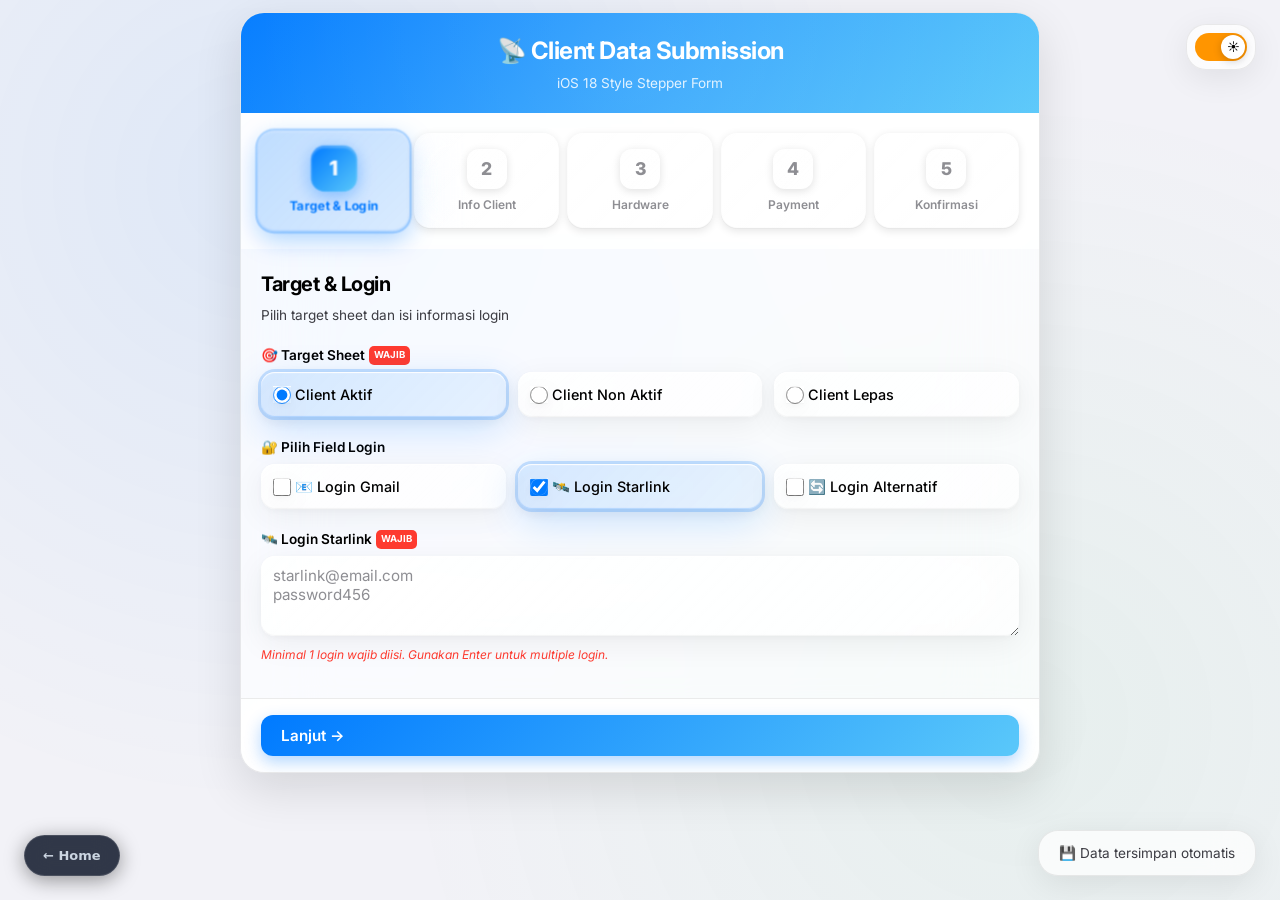
<file: add.html>
<!DOCTYPE html>
<html lang="id">
<head>
    <meta charset="UTF-8">
    <meta name="viewport" content="width=device-width, initial-scale=1.0">
    <title>Client Data Submission - iOS 18 Stepper</title>
    <style>
        @import url('https://fonts.googleapis.com/css2?family=Inter:wght@300;400;500;600;700&display=swap');

        * {
            margin: 0;
            padding: 0;
            box-sizing: border-box;
        }

        :root {
            /* iOS 18 Color Palette */
            --ios-blue: #007AFF;
            --ios-blue-light: #5AC8FA;
            --ios-green: #34C759;
            --ios-red: #FF3B30;
            --ios-orange: #FF9500;
            --ios-purple: #AF52DE;

            /* iOS Spring Animation */
            --spring: cubic-bezier(0.175, 0.885, 0.32, 1.275);
            --smooth: cubic-bezier(0.4, 0, 0.2, 1);
        }

        /* 🌙 Dark Mode (Default) - Much Softer & Lighter iOS Style */
        body {
            /* Significantly Lighter Dark Mode Colors - iOS Authentic */
            --bg-primary: #3A3A3C;      /* Much lighter base */
            --bg-secondary: #48484A;    /* Elevated surface */
            --bg-tertiary: #5A5A5C;     /* Highest elevation */
            --glass-bg: rgba(72, 72, 74, 0.75);  /* More transparent */
            --glass-border: rgba(255, 255, 255, 0.18);
            --glass-shadow: 0 8px 32px rgba(0, 0, 0, 0.15);  /* Softer shadow */
            --glass-shadow-lg: 0 16px 48px rgba(0, 0, 0, 0.25);  /* Softer shadow */
            --text-primary: #FFFFFF;
            --text-secondary: #F2F2F7;
            --text-tertiary: #AEAEB2;
            --input-bg: rgba(90, 90, 92, 0.85);  /* Lighter input */
            --card-bg: rgba(72, 72, 74, 0.92);   /* Lighter card */
        }

        /* ☀️ Light Mode */
        body.light-mode {
            --bg-primary: #F2F2F7;
            --bg-secondary: #E5E5EA;
            --bg-tertiary: #FFFFFF;
            --glass-bg: rgba(255, 255, 255, 0.72);
            --glass-border: rgba(0, 0, 0, 0.08);
            --glass-shadow: 0 8px 32px rgba(0, 0, 0, 0.08);
            --glass-shadow-lg: 0 16px 48px rgba(0, 0, 0, 0.12);
            --text-primary: #000000;
            --text-secondary: #3C3C43;
            --text-tertiary: #8E8E93;
            --input-bg: rgba(255, 255, 255, 0.9);
            --card-bg: rgba(255, 255, 255, 0.95);
        }

        body {
            font-family: -apple-system, BlinkMacSystemFont, 'Inter', sans-serif;
            background: var(--bg-primary);
            min-height: 100vh;
            padding: 12px;
            color: var(--text-primary);
            line-height: 1.5;
            -webkit-font-smoothing: antialiased;
            transition: background 0.3s var(--smooth), color 0.3s var(--smooth);
        }

        /* Gradient background */
        body::before {
            content: '';
            position: fixed;
            top: 0;
            left: 0;
            width: 100%;
            height: 100%;
            background-image:
                radial-gradient(circle at 20% 20%, rgba(0, 122, 255, 0.12) 0%, transparent 50%),
                radial-gradient(circle at 80% 80%, rgba(175, 82, 222, 0.08) 0%, transparent 50%);
            z-index: -1;
            transition: all 0.3s var(--smooth);
        }

        body.light-mode::before {
            background-image:
                radial-gradient(circle at 20% 20%, rgba(0, 122, 255, 0.08) 0%, transparent 50%),
                radial-gradient(circle at 80% 80%, rgba(52, 199, 89, 0.06) 0%, transparent 50%);
        }

        /* ☀️ Light Mode Liquid Glass Effect */
        body.light-mode .form-group input,
        body.light-mode .form-group textarea,
        body.light-mode .form-group select,
        body.light-mode .option-card {
            background: linear-gradient(
                135deg,
                rgba(255, 255, 255, 0.8) 0%,
                rgba(255, 255, 255, 0.6) 100%
            );
            backdrop-filter: blur(40px) saturate(180%) brightness(1.05);
            -webkit-backdrop-filter: blur(40px) saturate(180%) brightness(1.05);
            box-shadow:
                inset 0 1px 1px rgba(255, 255, 255, 0.9),
                inset 0 -1px 1px rgba(0, 0, 0, 0.04),
                0 8px 32px rgba(0, 0, 0, 0.06),
                0 2px 8px rgba(0, 0, 0, 0.04);
        }

        body.light-mode .form-group input:focus,
        body.light-mode .form-group textarea:focus,
        body.light-mode .form-group select:focus {
            background: linear-gradient(
                135deg,
                rgba(0, 122, 255, 0.08) 0%,
                rgba(0, 122, 255, 0.04) 100%
            );
            backdrop-filter: blur(40px) saturate(200%) brightness(1.1);
            -webkit-backdrop-filter: blur(40px) saturate(200%) brightness(1.1);
            box-shadow:
                inset 0 1px 1px rgba(255, 255, 255, 0.95),
                inset 0 -1px 1px rgba(0, 122, 255, 0.15),
                0 0 0 4px rgba(0, 122, 255, 0.15),
                0 12px 48px rgba(0, 122, 255, 0.15),
                0 4px 16px rgba(0, 0, 0, 0.06);
        }

        body.light-mode .option-card.selected {
            background: linear-gradient(
                135deg,
                rgba(0, 122, 255, 0.15) 0%,
                rgba(0, 122, 255, 0.08) 100%
            );
            box-shadow:
                inset 0 1px 1px rgba(255, 255, 255, 0.95),
                inset 0 -1px 1px rgba(0, 122, 255, 0.2),
                0 0 0 3px rgba(0, 122, 255, 0.2),
                0 12px 40px rgba(0, 122, 255, 0.2),
                0 4px 16px rgba(0, 0, 0, 0.08);
        }

        .container {
            max-width: 800px;
            margin: 0 auto;
        }

        /* 🎯 iOS 18 Glass Card */
        .glass-card {
            background: var(--glass-bg);
            backdrop-filter: blur(40px) saturate(180%);
            -webkit-backdrop-filter: blur(40px) saturate(180%);
            border-radius: 24px;
            border: 1px solid var(--glass-border);
            box-shadow: var(--glass-shadow-lg);
            overflow: hidden;
            transition: all 0.4s var(--smooth);
        }

        /* 🎨 Header */
        .header {
            background: linear-gradient(135deg, var(--ios-blue) 0%, var(--ios-blue-light) 100%);
            padding: 20px 20px;
            text-align: center;
            position: relative;
            overflow: hidden;
        }

        .header::before {
            content: '';
            position: absolute;
            top: -50%;
            left: -50%;
            width: 200%;
            height: 200%;
            background: radial-gradient(circle, rgba(255, 255, 255, 0.1) 0%, transparent 70%);
            animation: float 8s ease-in-out infinite;
        }

        @keyframes float {
            0%, 100% { transform: translate(0, 0); }
            50% { transform: translate(30px, 30px); }
        }

        .header-content {
            position: relative;
            z-index: 1;
        }

        .header h1 {
            font-size: 1.5rem;
            font-weight: 700;
            color: white;
            margin-bottom: 4px;
            letter-spacing: -0.5px;
        }

        .header p {
            font-size: 0.85rem;
            color: rgba(255, 255, 255, 0.85);
            font-weight: 400;
        }

        /* 📊 Stepper Progress - Horizontal Pill Cards Design */
        .stepper-container {
            padding: 20px;
            background: var(--glass-bg);
            backdrop-filter: blur(20px);
        }

        .stepper-progress {
            display: flex;
            gap: 8px;
            align-items: stretch;
            position: relative;
        }

        .step-item {
            flex: 1;
            display: flex;
            flex-direction: column;
            align-items: center;
            justify-content: center;
            padding: 16px 8px;
            border-radius: 16px;
            position: relative;
            transition: all 0.4s cubic-bezier(0.4, 0, 0.2, 1);
            min-height: 85px;

            /* 🌊 Liquid Glass Base */
            background: linear-gradient(
                135deg,
                rgba(255, 255, 255, 0.06) 0%,
                rgba(255, 255, 255, 0.03) 100%
            );
            backdrop-filter: blur(20px) saturate(140%);
            -webkit-backdrop-filter: blur(20px) saturate(140%);
            box-shadow:
                inset 0 1px 1px rgba(255, 255, 255, 0.15),
                inset 0 -1px 1px rgba(0, 0, 0, 0.1),
                0 2px 8px rgba(0, 0, 0, 0.1);
        }

        .step-number {
            width: 40px;
            height: 40px;
            border-radius: 12px;
            display: flex;
            align-items: center;
            justify-content: center;
            font-weight: 800;
            font-size: 1.1rem;
            margin-bottom: 8px;
            transition: all 0.4s cubic-bezier(0.4, 0, 0.2, 1);

            /* Glass effect */
            background: linear-gradient(
                135deg,
                rgba(255, 255, 255, 0.12) 0%,
                rgba(255, 255, 255, 0.06) 100%
            );
            backdrop-filter: blur(10px);
            color: var(--text-tertiary);
            box-shadow:
                inset 0 1px 1px rgba(255, 255, 255, 0.2),
                0 2px 8px rgba(0, 0, 0, 0.12);
        }

        .step-label {
            font-size: 0.75rem;
            font-weight: 600;
            color: var(--text-tertiary);
            text-align: center;
            line-height: 1.3;
            transition: all 0.3s var(--smooth);
        }

        /* Active State - Full Gradient Fill */
        .step-item.active {
            background: linear-gradient(
                135deg,
                rgba(0, 122, 255, 0.25) 0%,
                rgba(0, 122, 255, 0.15) 100%
            );
            backdrop-filter: blur(30px) saturate(180%) brightness(1.15);
            -webkit-backdrop-filter: blur(30px) saturate(180%) brightness(1.15);
            transform: scale(1.05);
            box-shadow:
                inset 0 1px 2px rgba(255, 255, 255, 0.3),
                inset 0 -1px 2px rgba(0, 122, 255, 0.2),
                0 0 0 2px rgba(0, 122, 255, 0.3),
                0 8px 24px rgba(0, 122, 255, 0.35);
        }

        .step-item.active .step-number {
            background: linear-gradient(135deg, var(--ios-blue), var(--ios-blue-light));
            color: white;
            transform: scale(1.1);
            box-shadow:
                inset 0 2px 2px rgba(255, 255, 255, 0.3),
                0 4px 16px rgba(0, 122, 255, 0.4);
        }

        .step-item.active .step-label {
            color: var(--ios-blue);
            font-weight: 700;
        }

        /* Completed State - Green Success */
        .step-item.completed {
            background: linear-gradient(
                135deg,
                rgba(52, 199, 89, 0.18) 0%,
                rgba(52, 199, 89, 0.1) 100%
            );
            box-shadow:
                inset 0 1px 1px rgba(255, 255, 255, 0.25),
                0 2px 12px rgba(52, 199, 89, 0.2);
        }

        .step-item.completed .step-number {
            background: linear-gradient(135deg, var(--ios-green), #2FD566);
            color: white;
            box-shadow:
                inset 0 2px 2px rgba(255, 255, 255, 0.3),
                0 4px 16px rgba(52, 199, 89, 0.35);
        }

        .step-item.completed .step-number::after {
            content: '✓';
            font-size: 1.2rem;
            font-weight: 900;
        }

        .step-item.completed .step-label {
            color: var(--ios-green);
            font-weight: 600;
        }

        /* Hide step numbers when completed (show checkmark only) */
        .step-item.completed .step-number {
            font-size: 0;
        }

        /* Responsive - Stack on small screens */
        @media (max-width: 640px) {
            .stepper-progress {
                flex-direction: column;
                gap: 8px;
            }

            .step-item {
                flex-direction: row;
                justify-content: flex-start;
                padding: 12px 16px;
                min-height: auto;
            }

            .step-number {
                margin-bottom: 0;
                margin-right: 12px;
            }

            .step-label {
                text-align: left;
            }
        }

        /* 📝 Form Content */
        .form-content {
            padding: 20px;
            min-height: 300px;
        }

        .step-content {
            display: none;
            animation: slideIn 0.5s var(--spring);
        }

        .step-content.active {
            display: block;
        }

        @keyframes slideIn {
            from {
                opacity: 0;
                transform: translateX(30px);
            }
            to {
                opacity: 1;
                transform: translateX(0);
            }
        }

        .step-title {
            font-size: 1.25rem;
            font-weight: 700;
            color: var(--text-primary);
            margin-bottom: 6px;
            letter-spacing: -0.5px;
        }

        .step-description {
            font-size: 0.85rem;
            color: var(--text-secondary);
            margin-bottom: 20px;
        }

        /* 🎨 Form Groups */
        .form-group {
            margin-bottom: 14px;
        }

        .form-group label {
            display: flex;
            align-items: center;
            gap: 4px;
            font-size: 0.85rem;
            font-weight: 600;
            color: var(--text-primary);
            margin-bottom: 6px;
        }

        .required-badge {
            background: var(--ios-red);
            color: white;
            font-size: 0.6rem;
            padding: 2px 5px;
            border-radius: 5px;
            font-weight: 700;
        }

        .form-group input,
        .form-group textarea,
        .form-group select {
            width: 100%;
            padding: 10px 12px;
            border: 0;
            border-radius: 14px;
            position: relative;
            /* 🌊 Liquid Glass iOS Effect */
            background: linear-gradient(
                135deg,
                rgba(255, 255, 255, 0.1) 0%,
                rgba(255, 255, 255, 0.05) 100%
            );
            backdrop-filter: blur(40px) saturate(180%) brightness(1.1);
            -webkit-backdrop-filter: blur(40px) saturate(180%) brightness(1.1);
            box-shadow:
                inset 0 1px 1px rgba(255, 255, 255, 0.25),
                inset 0 -1px 1px rgba(0, 0, 0, 0.1),
                0 8px 32px rgba(0, 0, 0, 0.2),
                0 2px 8px rgba(0, 0, 0, 0.15);
            color: var(--text-primary);
            font-size: 0.95rem;
            font-family: inherit;
            transition: all 0.4s cubic-bezier(0.4, 0, 0.2, 1);
            outline: none;
        }

        /* 💫 Liquid Glass Border Shimmer */
        .form-group input::before,
        .form-group textarea::before,
        .form-group select::before {
            content: '';
            position: absolute;
            inset: 0;
            border-radius: 14px;
            padding: 1px;
            background: linear-gradient(
                135deg,
                rgba(255, 255, 255, 0.4) 0%,
                rgba(255, 255, 255, 0.1) 50%,
                rgba(255, 255, 255, 0.2) 100%
            );
            -webkit-mask: linear-gradient(#fff 0 0) content-box, linear-gradient(#fff 0 0);
            -webkit-mask-composite: xor;
            mask-composite: exclude;
            pointer-events: none; /* 🔧 Fix: Allow clicks through to input (especially for date picker) */
        }

        .form-group input::placeholder,
        .form-group textarea::placeholder {
            color: var(--text-tertiary);
        }

        .form-group input:focus,
        .form-group textarea:focus,
        .form-group select:focus {
            /* 🌀 Liquid Focus Effect */
            background: linear-gradient(
                135deg,
                rgba(0, 122, 255, 0.15) 0%,
                rgba(0, 122, 255, 0.08) 100%
            );
            backdrop-filter: blur(40px) saturate(200%) brightness(1.2);
            -webkit-backdrop-filter: blur(40px) saturate(200%) brightness(1.2);
            box-shadow:
                inset 0 1px 1px rgba(255, 255, 255, 0.35),
                inset 0 -1px 1px rgba(0, 122, 255, 0.2),
                0 0 0 4px rgba(0, 122, 255, 0.2),
                0 12px 48px rgba(0, 122, 255, 0.25),
                0 4px 16px rgba(0, 0, 0, 0.2);
            transform: translateY(-2px) scale(1.005);
        }

        .form-group textarea {
            resize: vertical;
            min-height: 80px;
            font-family: inherit;
        }

        .form-hint {
            font-size: 0.75rem;
            color: var(--text-tertiary);
            margin-top: 4px;
            font-style: italic;
        }

        .form-hint.required {
            color: var(--ios-red);
        }

        /* 🎛️ Radio & Checkbox Groups */
        .option-group {
            display: flex;
            gap: 12px;
            flex-wrap: wrap;
        }

        .option-card {
            flex: 1;
            min-width: 120px;
            padding: 12px;
            border: 0;
            border-radius: 14px;
            position: relative;
            /* 🌊 Liquid Glass iOS Effect */
            background: linear-gradient(
                135deg,
                rgba(255, 255, 255, 0.1) 0%,
                rgba(255, 255, 255, 0.05) 100%
            );
            backdrop-filter: blur(40px) saturate(180%) brightness(1.1);
            -webkit-backdrop-filter: blur(40px) saturate(180%) brightness(1.1);
            box-shadow:
                inset 0 1px 1px rgba(255, 255, 255, 0.25),
                inset 0 -1px 1px rgba(0, 0, 0, 0.1),
                0 8px 32px rgba(0, 0, 0, 0.2),
                0 2px 8px rgba(0, 0, 0, 0.15);
            cursor: pointer;
            transition: all 0.4s cubic-bezier(0.4, 0, 0.2, 1);
            display: flex;
            align-items: center;
            gap: 8px;
        }

        .option-card:hover {
            background: linear-gradient(
                135deg,
                rgba(255, 255, 255, 0.15) 0%,
                rgba(255, 255, 255, 0.08) 100%
            );
            transform: translateY(-3px) scale(1.02);
            box-shadow:
                inset 0 1px 1px rgba(255, 255, 255, 0.3),
                inset 0 -1px 1px rgba(0, 0, 0, 0.1),
                0 12px 40px rgba(0, 0, 0, 0.25),
                0 4px 12px rgba(0, 0, 0, 0.18);
        }

        .option-card input[type="radio"],
        .option-card input[type="checkbox"] {
            width: 18px;
            height: 18px;
            accent-color: var(--ios-blue);
        }

        .option-card.selected {
            background: linear-gradient(
                135deg,
                rgba(0, 122, 255, 0.2) 0%,
                rgba(0, 122, 255, 0.12) 100%
            );
            backdrop-filter: blur(40px) saturate(200%) brightness(1.15);
            -webkit-backdrop-filter: blur(40px) saturate(200%) brightness(1.15);
            box-shadow:
                inset 0 1px 1px rgba(255, 255, 255, 0.35),
                inset 0 -1px 1px rgba(0, 122, 255, 0.3),
                0 0 0 3px rgba(0, 122, 255, 0.25),
                0 12px 40px rgba(0, 122, 255, 0.3),
                0 4px 16px rgba(0, 0, 0, 0.2);
        }

        .option-label {
            font-weight: 500;
            font-size: 0.9rem;
            color: var(--text-primary);
        }

        /* 🚨 Alert Box */
        .alert {
            padding: 12px 16px;
            border-radius: 12px;
            margin-bottom: 20px;
            display: none;
            font-weight: 500;
            font-size: 0.95rem;
            line-height: 1.5;
            animation: slideDown 0.4s var(--spring);
        }

        @keyframes slideDown {
            from {
                opacity: 0;
                transform: translateY(-10px);
            }
            to {
                opacity: 1;
                transform: translateY(0);
            }
        }

        .alert.success {
            background: rgba(52, 199, 89, 0.12);
            border: 2px solid var(--ios-green);
            color: #1B7F38;
        }

        .alert.error {
            background: rgba(255, 59, 48, 0.12);
            border: 2px solid var(--ios-red);
            color: #C5221F;
        }

        /* 🎯 Navigation Buttons */
        .navigation {
            padding: 16px 20px;
            background: var(--glass-bg);
            backdrop-filter: blur(20px);
            border-top: 1px solid var(--glass-border);
            display: flex;
            gap: 10px;
            justify-content: space-between;
        }

        .btn {
            padding: 11px 20px;
            border: none;
            border-radius: 12px;
            font-size: 0.95rem;
            font-weight: 600;
            cursor: pointer;
            transition: all 0.3s var(--spring);
            display: flex;
            align-items: center;
            gap: 6px;
            font-family: inherit;
        }

        .btn:active {
            transform: scale(0.96);
        }

        .btn-secondary {
            background: var(--bg-secondary);
            color: var(--text-primary);
        }

        .btn-secondary:hover {
            background: var(--text-tertiary);
            color: white;
        }

        .btn-primary {
            background: linear-gradient(135deg, var(--ios-blue), var(--ios-blue-light));
            color: white;
            box-shadow: 0 6px 16px rgba(0, 122, 255, 0.3);
            flex: 1;
        }

        .btn-primary:hover {
            box-shadow: 0 8px 20px rgba(0, 122, 255, 0.4);
            transform: translateY(-1px);
        }

        .btn-success {
            background: linear-gradient(135deg, var(--ios-green), #30D158);
            color: white;
            box-shadow: 0 6px 16px rgba(52, 199, 89, 0.3);
            flex: 1;
        }

        .btn-success:hover {
            box-shadow: 0 8px 20px rgba(52, 199, 89, 0.4);
            transform: translateY(-1px);
        }

        .btn:disabled {
            opacity: 0.5;
            cursor: not-allowed;
            transform: none !important;
        }

        /* ✅ Confirmation Page */
        .confirmation-grid {
            display: grid;
            grid-template-columns: repeat(auto-fit, minmax(300px, 1fr));
            gap: 16px;
        }

        .info-card {
            background: var(--card-bg);
            border: 2px solid var(--bg-secondary);
            border-radius: 14px;
            padding: 16px;
            transition: all 0.3s var(--smooth);
        }

        .info-card:hover {
            border-color: var(--ios-blue);
            box-shadow: 0 4px 12px rgba(0, 122, 255, 0.15);
            transform: translateY(-2px);
        }

        .info-card-title {
            font-size: 0.8rem;
            font-weight: 600;
            color: var(--text-tertiary);
            margin-bottom: 10px;
            text-transform: uppercase;
            letter-spacing: 0.5px;
        }

        .info-item {
            display: flex;
            justify-content: space-between;
            align-items: flex-start;
            padding: 8px 0;
            border-bottom: 1px solid var(--bg-secondary);
        }

        .info-item:last-child {
            border-bottom: none;
        }

        .info-label {
            font-size: 0.85rem;
            color: var(--text-secondary);
            font-weight: 500;
        }

        .info-value {
            font-size: 0.85rem;
            color: var(--text-primary);
            font-weight: 600;
            text-align: right;
            max-width: 60%;
            word-wrap: break-word;
        }

        .info-value.empty {
            color: var(--text-tertiary);
            font-style: italic;
        }

        /* 🔄 Loading */
        .loading {
            display: none;
            text-align: center;
            padding: 24px;
        }

        .spinner {
            border: 3px solid var(--bg-secondary);
            border-radius: 50%;
            border-top: 3px solid var(--ios-blue);
            width: 40px;
            height: 40px;
            animation: spin 0.8s cubic-bezier(0.68, -0.55, 0.265, 1.55) infinite;
            margin: 0 auto 16px;
        }

        @keyframes spin {
            0% { transform: rotate(0deg); }
            100% { transform: rotate(360deg); }
        }

        .loading-text {
            color: var(--text-secondary);
            font-weight: 500;
        }

        /* 💾 Auto-save Indicator */
        .autosave-indicator {
            position: fixed;
            bottom: 24px;
            right: 24px;
            background: var(--glass-bg);
            backdrop-filter: blur(20px);
            padding: 12px 20px;
            border-radius: 20px;
            border: 1px solid var(--glass-border);
            box-shadow: var(--glass-shadow);
            font-size: 0.85rem;
            color: var(--text-secondary);
            display: none;
            animation: fadeIn 0.3s var(--smooth);
        }

        @keyframes fadeIn {
            from { opacity: 0; }
            to { opacity: 1; }
        }

        /* 🌓 Dark/Light Mode Toggle */
        .theme-toggle {
            position: fixed;
            top: 24px;
            right: 24px;
            z-index: 1000;
            background: var(--glass-bg);
            backdrop-filter: blur(20px);
            -webkit-backdrop-filter: blur(20px);
            padding: 8px;
            border-radius: 20px;
            border: 1px solid var(--glass-border);
            box-shadow: var(--glass-shadow);
            display: flex;
            align-items: center;
            gap: 8px;
            cursor: pointer;
            transition: all 0.3s var(--spring);
        }

        .theme-toggle:hover {
            transform: translateY(-2px);
            box-shadow: var(--glass-shadow-lg);
        }

        .theme-toggle:active {
            transform: scale(0.95);
        }

        .toggle-switch {
            position: relative;
            width: 52px;
            height: 28px;
            background: var(--bg-secondary);
            border-radius: 14px;
            transition: all 0.3s var(--smooth);
        }

        .toggle-slider {
            position: absolute;
            top: 2px;
            left: 2px;
            width: 24px;
            height: 24px;
            background: white;
            border-radius: 50%;
            transition: all 0.4s var(--spring);
            box-shadow: 0 2px 8px rgba(0, 0, 0, 0.2);
            display: flex;
            align-items: center;
            justify-content: center;
            font-size: 14px;
        }

        body.light-mode .toggle-switch {
            background: var(--ios-orange);
        }

        body.light-mode .toggle-slider {
            transform: translateX(24px);
        }

        .toggle-icon {
            font-size: 12px;
        }

        /* 📱 Responsive */
        @media (max-width: 768px) {
            body {
                padding: 10px;
            }

            .header h1 {
                font-size: 1.5rem;
            }

            .stepper-container {
                padding: 24px 16px;
            }

            .step-number {
                width: 32px;
                height: 32px;
                font-size: 0.9rem;
            }

            .step-label {
                font-size: 0.7rem;
            }

            .form-content {
                padding: 20px 16px;
            }

            .step-title {
                font-size: 1.25rem;
            }

            .navigation {
                padding: 16px;
                flex-direction: column;
            }

            .btn {
                width: 100%;
                justify-content: center;
            }

            .confirmation-grid {
                grid-template-columns: 1fr;
            }
        }

        /* 🎨 Form Row Layout */
        .form-row {
            display: grid;
            grid-template-columns: repeat(auto-fit, minmax(220px, 1fr));
            gap: 12px;
            margin-bottom: 14px;
        }
    </style>
</head>
<body>
    <!-- Theme Toggle -->
    <div class="theme-toggle" id="themeToggle" onclick="toggleTheme()">
        <div class="toggle-switch">
            <div class="toggle-slider">
                <span class="toggle-icon">🌙</span>
            </div>
        </div>
    </div>

    <div class="container">
        <div class="glass-card">
            <!-- Header -->
            <div class="header">
                <div class="header-content">
                    <h1>📡 Client Data Submission</h1>
                    <p>iOS 18 Style Stepper Form</p>
                </div>
            </div>

            <!-- Stepper Progress -->
            <div class="stepper-container">
                <div class="stepper-progress">
                    <div class="step-item" data-step="1">
                        <div class="step-number">1</div>
                        <div class="step-label">Target & Login</div>
                    </div>

                    <div class="step-item" data-step="2">
                        <div class="step-number">2</div>
                        <div class="step-label">Info Client</div>
                    </div>

                    <div class="step-item" data-step="3">
                        <div class="step-number">3</div>
                        <div class="step-label">Hardware</div>
                    </div>

                    <div class="step-item" data-step="4">
                        <div class="step-number">4</div>
                        <div class="step-label">Payment</div>
                    </div>

                    <div class="step-item" data-step="5">
                        <div class="step-number">5</div>
                        <div class="step-label">Konfirmasi</div>
                    </div>
                </div>
            </div>

            <!-- Alert Box -->
            <div style="padding: 0 28px;">
                <div class="alert" id="alertBox"></div>
            </div>

            <!-- Form Content -->
            <form id="clientForm">
                <div class="form-content">

                    <!-- STEP 1: Target & Login -->
                    <div class="step-content active" data-step="1">
                        <h2 class="step-title">Target & Login</h2>
                        <p class="step-description">Pilih target sheet dan isi informasi login</p>

                        <div class="form-group">
                            <label>🎯 Target Sheet <span class="required-badge">WAJIB</span></label>
                            <div class="option-group">
                                <label class="option-card">
                                    <input type="radio" name="targetSheet" value="Client Aktif" checked>
                                    <span class="option-label">Client Aktif</span>
                                </label>
                                <label class="option-card">
                                    <input type="radio" name="targetSheet" value="Client Non Aktif">
                                    <span class="option-label">Client Non Aktif</span>
                                </label>
                                <label class="option-card">
                                    <input type="radio" name="targetSheet" value="Client Lepas">
                                    <span class="option-label">Client Lepas</span>
                                </label>
                            </div>
                        </div>

                        <div class="form-group">
                            <label>🔐 Pilih Field Login</label>
                            <div class="option-group">
                                <label class="option-card">
                                    <input type="checkbox" id="showLoginGmail" name="showLoginGmail">
                                    <span class="option-label">📧 Login Gmail</span>
                                </label>
                                <label class="option-card">
                                    <input type="checkbox" id="showLoginStarlink" name="showLoginStarlink" checked>
                                    <span class="option-label">🛰️ Login Starlink</span>
                                </label>
                                <label class="option-card">
                                    <input type="checkbox" id="showLoginAlternatif" name="showLoginAlternatif">
                                    <span class="option-label">🔄 Login Alternatif</span>
                                </label>
                            </div>
                        </div>

                        <div class="form-group" id="loginGmailGroup" style="display: none;">
                            <label for="loginGmail">📧 Login Gmail <span class="required-badge">WAJIB</span></label>
                            <textarea id="loginGmail" name="loginGmail" placeholder="email@gmail.com&#10;password123"></textarea>
                            <div class="form-hint required">Minimal 1 login wajib diisi. Gunakan Enter untuk multiple login.</div>
                        </div>

                        <div class="form-group" id="loginStarlinkGroup">
                            <label for="loginStarlink">🛰️ Login Starlink <span class="required-badge">WAJIB</span></label>
                            <textarea id="loginStarlink" name="loginStarlink" placeholder="starlink@email.com&#10;password456"></textarea>
                            <div class="form-hint required">Minimal 1 login wajib diisi. Gunakan Enter untuk multiple login.</div>
                        </div>

                        <div class="form-group" id="loginAlternatifGroup" style="display: none;">
                            <label for="loginAlternatif">🔄 Login Alternatif</label>
                            <textarea id="loginAlternatif" name="loginAlternatif" placeholder="alternative@email.com&#10;altpassword789"></textarea>
                            <div class="form-hint">Login cadangan (opsional)</div>
                        </div>
                    </div>

                    <!-- STEP 2: Client Info -->
                    <div class="step-content" data-step="2">
                        <h2 class="step-title">Informasi Client</h2>
                        <p class="step-description">Isi data identitas dan kontak client</p>

                        <div class="form-group">
                            <label for="nama">👤 Nama Client <span class="required-badge">WAJIB</span></label>
                            <input type="text" id="nama" name="nama" placeholder="Nama lengkap client">
                            <div class="form-hint required">Nama lengkap client wajib diisi</div>
                        </div>

                        <div class="form-row">
                            <div class="form-group">
                                <label for="accNo">🔢 Account Number <span class="required-badge">WAJIB</span></label>
                                <input type="text" id="accNo" name="accNo" placeholder="ACC-123-456-789">
                                <div class="form-hint required">Wajib diisi</div>
                            </div>
                            <div class="form-group">
                                <label for="emailClient">✉️ Email Client</label>
                                <input type="email" id="emailClient" name="emailClient" placeholder="client@email.com">
                                <div class="form-hint">Opsional</div>
                            </div>
                        </div>

                        <div class="form-group">
                            <label for="nomorCS">📞 Nomor CS <span class="required-badge">WAJIB</span></label>
                            <input type="tel" id="nomorCS" name="nomorCS" placeholder="628123456789">
                            <div class="form-hint required">Format: 08xx atau 62xx (auto-format)</div>
                        </div>

                        <div class="form-group">
                            <label for="tipePelanggan">🏷️ Tipe Pelanggan</label>
                            <select id="tipePelanggan" name="tipePelanggan">
                                <option value="">Pilih tipe...</option>
                                <option value="Full Support">Full Support</option>
                                <option value="Small Support">Small Support</option>
                                <option value="Non Support">Non Support</option>
                            </select>
                            <div class="form-hint">Opsional</div>
                        </div>
                    </div>

                    <!-- STEP 3: Hardware & Location -->
                    <div class="step-content" data-step="3">
                        <h2 class="step-title">Hardware & Lokasi</h2>
                        <p class="step-description">Informasi perangkat dan alamat instalasi</p>

                        <div class="form-row">
                            <div class="form-group">
                                <label for="kitNumber">📦 KIT Number <span class="required-badge">WAJIB</span></label>
                                <input type="text" id="kitNumber" name="kitNumber" placeholder="KIT123456789">
                                <div class="form-hint required">Wajib diisi</div>
                            </div>
                            <div class="form-group">
                                <label for="serialNumber">🏷️ Serial Number <span class="required-badge">WAJIB</span></label>
                                <input type="text" id="serialNumber" name="serialNumber" placeholder="SN987654321">
                                <div class="form-hint required">Wajib diisi</div>
                            </div>
                        </div>

                        <div class="form-group">
                            <label for="alamat">🏠 Alamat Lengkap <span class="required-badge">WAJIB</span></label>
                            <textarea id="alamat" name="alamat" placeholder="Jalan Contoh No. 123&#10;Kelurahan, Kecamatan&#10;Kota, Provinsi 12345"></textarea>
                            <div class="form-hint required">Alamat lengkap wajib diisi. Gunakan Enter untuk baris baru.</div>
                        </div>
                    </div>

                    <!-- STEP 4: Payment & Billing -->
                    <div class="step-content" data-step="4">
                        <h2 class="step-title">Payment & Billing</h2>
                        <p class="step-description">Informasi pembayaran dan billing</p>

                        <div class="form-row">
                            <div class="form-group">
                                <label for="customDateInput">📅 Jatuh Tempo <span class="required-badge">WAJIB</span></label>
                                <input type="date" id="customDateInput" name="tanggalJatuhTempo">
                                <div class="form-hint required">Tanggal jatuh tempo wajib diisi</div>
                            </div>
                            <div class="form-group">
                                <label for="payment">💳 Payment Method <span class="required-badge">WAJIB</span></label>
                                <select id="payment" name="payment" onchange="toggleCustomPayment()">
                                    <option value="">Pilih payment...</option>
                                    <option value="TK-0900">TK-0900</option>
                                    <option value="BL-7519">BL-7519</option>
                                    <option value="M-2811">M-2811</option>
                                    <option value="J-1622">J-1622</option>
                                    <option value="O-1420">O-1420</option>
                                    <option value="L-7778">L-7778</option>
                                    <option value="L-3402">L-3402</option>
                                    <option value="Unknown">Unknown</option>
                                    <option value="CUSTOM">✏️ Lainnya (Input Manual)</option>
                                </select>
                                <div class="form-hint required">Wajib dipilih atau input manual</div>
                            </div>
                        </div>

                        <!-- Custom Payment Input (Hidden by default) -->
                        <div class="form-group" id="customPaymentGroup" style="display: none;">
                            <label for="customPayment">✏️ Input Payment Method Manual <span class="required-badge">WAJIB</span></label>
                            <input type="text" id="customPayment" name="customPayment" placeholder="Contoh: TK-1234">
                            <div class="form-hint required">Ketik payment method manual</div>
                        </div>

                        <div class="form-row">
                            <div class="form-group">
                                <label for="status">📊 Status <span class="required-badge">WAJIB</span></label>
                                <select id="status" name="status">
                                    <option value="">Pilih status...</option>
                                    <option value="Paid">Paid</option>
                                    <option value="Active">Active</option>
                                    <option value="Migration">Migration</option>
                                </select>
                                <div class="form-hint required">Wajib dipilih</div>
                            </div>
                            <div class="form-group">
                                <label for="paket">📦 Paket <span class="required-badge">WAJIB</span></label>
                                <select id="paket" name="paket">
                                    <option value="">Pilih paket...</option>
                                    <option value="Regular">Regular</option>
                                    <option value="Lite">Lite</option>
                                    <option value="Roam">Roam</option>
                                    <option value="Local Priority">Local Priority</option>
                                    <option value="International">International</option>
                                </select>
                                <div class="form-hint required">Wajib dipilih</div>
                            </div>
                        </div>

                        <div class="form-row">
                            <div class="form-group">
                                <label for="last4Digit">🔢 Last 4 Digit <span class="required-badge">WAJIB</span></label>
                                <select id="last4Digit" name="last4Digit">
                                    <option value="">Pilih...</option>
                                    <option value="1662">1662</option>
                                    <option value="2811">2811</option>
                                    <option value="7778">7778</option>
                                    <option value="1420">1420</option>
                                    <option value="8347">8347</option>
                                    <option value="0900">0900</option>
                                    <option value="3402">3402</option>
                                </select>
                                <div class="form-hint required">Wajib dipilih</div>
                            </div>
                            <div class="form-group">
                                <label for="idTransaksi">🆔 ID Transaksi</label>
                                <input type="text" id="idTransaksi" name="idTransaksi" placeholder="TXN-123456">
                                <div class="form-hint">Opsional</div>
                            </div>
                        </div>

                        <div class="form-row">
                            <div class="form-group">
                                <label for="kode">🔑 Kode</label>
                                <input type="text" id="kode" name="kode" placeholder="Kode referensi">
                                <div class="form-hint">Opsional</div>
                            </div>
                            <div class="form-group">
                                <label for="noRegister">📝 No Register</label>
                                <input type="tel" id="noRegister" name="noRegister" placeholder="628123456789">
                                <div class="form-hint">Opsional</div>
                            </div>
                        </div>
                    </div>

                    <!-- STEP 5: Confirmation -->
                    <div class="step-content" data-step="5">
                        <h2 class="step-title">✅ Konfirmasi Data</h2>
                        <p class="step-description">Periksa kembali data sebelum submit</p>

                        <div class="confirmation-grid" id="confirmationPreview">
                            <!-- Will be populated by JavaScript -->
                        </div>
                    </div>

                    <!-- Loading -->
                    <div class="loading" id="loadingDiv">
                        <div class="spinner"></div>
                        <p class="loading-text">Menyimpan data client...</p>
                    </div>
                </div>

                <!-- Navigation -->
                <div class="navigation">
                    <button type="button" class="btn btn-secondary" id="prevBtn" style="display: none;">
                        ← Sebelumnya
                    </button>
                    <button type="button" class="btn btn-primary" id="nextBtn">
                        Lanjut →
                    </button>
                    <button type="submit" class="btn btn-success" id="submitBtn" style="display: none;">
                        🚀 Submit Data
                    </button>
                </div>
            </form>
        </div>
    </div>

    <!-- Auto-save Indicator -->
    <div class="autosave-indicator" id="autosaveIndicator">
        💾 Data tersimpan otomatis
    </div>

    <!-- Load Config -->
    <script src="config.js"></script>

    <script>
        // 🎯 Global Variables
        let currentStep = 1;
        const totalSteps = 5;
        let isSubmitting = false;

        // Get API URL from config
        let SCRIPT_URL;
        try {
            SCRIPT_URL = CONFIG.API_URL;
            console.log('✅ Using API URL from config:', SCRIPT_URL);
        } catch (configError) {
            SCRIPT_URL = '';
            console.warn('⚠️ config.js tidak ditemukan.');
        }

        // 📊 Stepper Functions
        function updateStepper() {
            // No longer using progress line - using horizontal pill cards instead
            const stepItems = document.querySelectorAll('.step-item');
            const stepContents = document.querySelectorAll('.step-content');

            // Update step items
            stepItems.forEach((item, index) => {
                const stepNum = index + 1;
                item.classList.remove('active', 'completed');

                if (stepNum < currentStep) {
                    item.classList.add('completed');
                } else if (stepNum === currentStep) {
                    item.classList.add('active');
                }
            });

            // Update step contents
            stepContents.forEach((content, index) => {
                content.classList.remove('active');
                if (index + 1 === currentStep) {
                    content.classList.add('active');
                }
            });

            // Update navigation buttons
            updateNavigationButtons();

            // Auto-save
            autoSaveData();

            // Scroll to top
            window.scrollTo({ top: 0, behavior: 'smooth' });
        }

        function updateNavigationButtons() {
            const prevBtn = document.getElementById('prevBtn');
            const nextBtn = document.getElementById('nextBtn');
            const submitBtn = document.getElementById('submitBtn');

            // Previous button
            prevBtn.style.display = currentStep > 1 ? 'flex' : 'none';

            // Next button
            if (currentStep < totalSteps) {
                nextBtn.style.display = 'flex';
                submitBtn.style.display = 'none';
            } else {
                nextBtn.style.display = 'none';
                submitBtn.style.display = 'flex';
            }
        }

        function nextStep() {
            // Validate current step
            if (!validateCurrentStep()) {
                return;
            }

            if (currentStep < totalSteps) {
                currentStep++;

                // If going to confirmation step, populate preview
                if (currentStep === 5) {
                    populateConfirmation();
                }

                updateStepper();
            }
        }

        function prevStep() {
            if (currentStep > 1) {
                currentStep--;
                updateStepper();
            }
        }

        // 🛡️ Validation Functions
        function validateCurrentStep() {
            hideAlert();

            switch(currentStep) {
                case 1:
                    return validateStep1();
                case 2:
                    return validateStep2();
                case 3:
                    return validateStep3();
                case 4:
                    return validateStep4();
                default:
                    return true;
            }
        }

        function validateStep1() {
            const loginGmail = document.getElementById('loginGmail');
            const loginStarlink = document.getElementById('loginStarlink');
            const loginAlternatif = document.getElementById('loginAlternatif');

            const hasLogin = (loginGmail && loginGmail.value.trim()) ||
                           (loginStarlink && loginStarlink.value.trim()) ||
                           (loginAlternatif && loginAlternatif.value.trim());

            if (!hasLogin) {
                showAlert('❌ Minimal 1 Login (Gmail/Starlink/Alternatif) wajib diisi!', 'error');
                return false;
            }

            return true;
        }

        function validateStep2() {
            const errors = [];

            const nama = document.getElementById('nama').value.trim();
            const accNo = document.getElementById('accNo').value.trim();
            const emailClient = document.getElementById('emailClient').value.trim();
            const nomorCS = document.getElementById('nomorCS').value.trim();

            if (!nama) errors.push('Nama Client');
            if (!accNo) errors.push('Account Number');
            // Email is now optional - removed validation
            if (!nomorCS) errors.push('Nomor CS');

            // Validate email format (only if filled)
            if (emailClient) {
                const emailRegex = /^[^\s@]+@[^\s@]+\.[^\s@]+$/;
                if (!emailRegex.test(emailClient)) {
                    showAlert('❌ Format Email Client tidak valid!', 'error');
                    return false;
                }
            }

            if (errors.length > 0) {
                showAlert(`❌ Field wajib belum diisi: ${errors.join(', ')}`, 'error');
                return false;
            }

            return true;
        }

        function validateStep3() {
            const errors = [];

            const kitNumber = document.getElementById('kitNumber').value.trim();
            const serialNumber = document.getElementById('serialNumber').value.trim();
            const alamat = document.getElementById('alamat').value.trim();

            if (!kitNumber) errors.push('KIT Number');
            if (!serialNumber) errors.push('Serial Number');
            if (!alamat) errors.push('Alamat Lengkap');

            if (errors.length > 0) {
                showAlert(`❌ Field wajib belum diisi: ${errors.join(', ')}`, 'error');
                return false;
            }

            return true;
        }

        function validateStep4() {
            const errors = [];

            const tanggalJatuhTempo = document.getElementById('customDateInput').value.trim();
            const payment = document.getElementById('payment').value.trim();
            const customPayment = document.getElementById('customPayment').value.trim();
            const status = document.getElementById('status').value.trim();
            const paket = document.getElementById('paket').value.trim();
            const last4Digit = document.getElementById('last4Digit').value.trim();

            if (!tanggalJatuhTempo) errors.push('Tanggal Jatuh Tempo');

            // Check payment: if "CUSTOM" selected, must fill customPayment
            if (!payment) {
                errors.push('Payment Method');
            } else if (payment === 'CUSTOM' && !customPayment) {
                errors.push('Payment Method Manual (wajib diisi jika pilih "Lainnya")');
            }

            if (!status) errors.push('Status');
            if (!paket) errors.push('Paket');
            if (!last4Digit) errors.push('Last 4 Digit');

            if (errors.length > 0) {
                showAlert(`❌ Field wajib belum diisi: ${errors.join(', ')}`, 'error');
                return false;
            }

            return true;
        }

        // 💳 Toggle Custom Payment Input
        function toggleCustomPayment() {
            const payment = document.getElementById('payment').value;
            const customPaymentGroup = document.getElementById('customPaymentGroup');
            const customPaymentInput = document.getElementById('customPayment');

            if (payment === 'CUSTOM') {
                customPaymentGroup.style.display = 'block';
                customPaymentInput.focus();
            } else {
                customPaymentGroup.style.display = 'none';
                customPaymentInput.value = ''; // Clear custom value
            }
        }

        // ✅ Confirmation Preview
        function populateConfirmation() {
            const preview = document.getElementById('confirmationPreview');
            const formData = new FormData(document.getElementById('clientForm'));
            const data = {};

            for (let [key, value] of formData.entries()) {
                data[key] = value.trim();
            }

            // Get login data from textareas
            data.loginGmail = document.getElementById('loginGmail').value.trim();
            data.loginStarlink = document.getElementById('loginStarlink').value.trim();
            data.loginAlternatif = document.getElementById('loginAlternatif').value.trim();

            // 💳 Handle Custom Payment for preview
            if (data.payment === 'CUSTOM' && data.customPayment) {
                data.payment = data.customPayment;
            }

            const sections = [
                {
                    title: '🎯 Target & Login',
                    items: [
                        { label: 'Target Sheet', value: data.targetSheet },
                        { label: 'Login Gmail', value: data.loginGmail || '-' },
                        { label: 'Login Starlink', value: data.loginStarlink || '-' },
                        { label: 'Login Alternatif', value: data.loginAlternatif || '-' }
                    ]
                },
                {
                    title: '👤 Informasi Client',
                    items: [
                        { label: 'Nama Client', value: data.nama },
                        { label: 'Account Number', value: data.accNo },
                        { label: 'Email Client', value: data.emailClient },
                        { label: 'Nomor CS', value: data.nomorCS },
                        { label: 'Tipe Pelanggan', value: data.tipePelanggan || '-' }
                    ]
                },
                {
                    title: '📦 Hardware & Lokasi',
                    items: [
                        { label: 'KIT Number', value: data.kitNumber || '-' },
                        { label: 'Serial Number', value: data.serialNumber || '-' },
                        { label: 'Alamat', value: data.alamat }
                    ]
                },
                {
                    title: '💳 Payment & Billing',
                    items: [
                        { label: 'Jatuh Tempo', value: data.tanggalJatuhTempo },
                        { label: 'Payment Method', value: data.payment },
                        { label: 'Status', value: data.status || '-' },
                        { label: 'Paket', value: data.paket || '-' },
                        { label: 'Last 4 Digit', value: data.last4Digit || '-' },
                        { label: 'ID Transaksi', value: data.idTransaksi || '-' },
                        { label: 'Kode', value: data.kode || '-' },
                        { label: 'No Register', value: data.noRegister || '-' }
                    ]
                }
            ];

            preview.innerHTML = sections.map(section => `
                <div class="info-card">
                    <div class="info-card-title">${section.title}</div>
                    ${section.items.map(item => `
                        <div class="info-item">
                            <span class="info-label">${item.label}</span>
                            <span class="info-value ${!item.value || item.value === '-' ? 'empty' : ''}">${item.value || '-'}</span>
                        </div>
                    `).join('')}
                </div>
            `).join('');
        }

        // 💾 Auto-save to localStorage
        function autoSaveData() {
            const formData = new FormData(document.getElementById('clientForm'));
            const data = {};

            for (let [key, value] of formData.entries()) {
                data[key] = value;
            }

            // Save textareas separately
            data.loginGmail = document.getElementById('loginGmail').value;
            data.loginStarlink = document.getElementById('loginStarlink').value;
            data.loginAlternatif = document.getElementById('loginAlternatif').value;
            data.alamat = document.getElementById('alamat').value;

            localStorage.setItem('clientFormData', JSON.stringify(data));

            // Show auto-save indicator
            const indicator = document.getElementById('autosaveIndicator');
            indicator.style.display = 'block';
            setTimeout(() => {
                indicator.style.display = 'none';
            }, 2000);
        }

        function loadSavedData() {
            const savedData = localStorage.getItem('clientFormData');
            if (savedData) {
                try {
                    const data = JSON.parse(savedData);

                    // Restore form values
                    for (let [key, value] of Object.entries(data)) {
                        const element = document.getElementById(key);
                        if (element) {
                            if (element.type === 'radio') {
                                const radio = document.querySelector(`input[name="${key}"][value="${value}"]`);
                                if (radio) radio.checked = true;
                            } else if (element.type === 'checkbox') {
                                element.checked = value === 'on';
                            } else {
                                element.value = value;
                            }
                        }
                    }

                    // Update login field visibility
                    toggleLoginFields();

                    console.log('✅ Data loaded from localStorage');
                } catch (e) {
                    console.error('❌ Error loading saved data:', e);
                }
            }
        }

        // 🔐 Login Fields Toggle
        function toggleLoginFields() {
            const showGmail = document.getElementById('showLoginGmail').checked;
            const showStarlink = document.getElementById('showLoginStarlink').checked;
            const showAlternatif = document.getElementById('showLoginAlternatif').checked;

            document.getElementById('loginGmailGroup').style.display = showGmail ? 'block' : 'none';
            document.getElementById('loginStarlinkGroup').style.display = showStarlink ? 'block' : 'none';
            document.getElementById('loginAlternatifGroup').style.display = showAlternatif ? 'block' : 'none';
        }

        // 📞 Phone Number Formatter
        function formatPhoneNumber(phoneNumber) {
            let cleaned = phoneNumber.replace(/[^0-9]/g, '');

            if (cleaned.startsWith('62')) {
                return cleaned;
            } else if (cleaned.startsWith('0')) {
                return '62' + cleaned.substring(1);
            } else if (cleaned.length >= 9 && !cleaned.startsWith('62')) {
                return '62' + cleaned;
            }

            return cleaned;
        }

        // 🚨 Alert Functions
        function showAlert(message, type = 'success') {
            const alertBox = document.getElementById('alertBox');
            alertBox.innerHTML = message;
            alertBox.className = `alert ${type}`;
            alertBox.style.display = 'block';

            setTimeout(() => {
                alertBox.style.display = 'none';
            }, type === 'error' ? 8000 : 5000);

            alertBox.scrollIntoView({ behavior: 'smooth', block: 'center' });
        }

        function hideAlert() {
            const alertBox = document.getElementById('alertBox');
            alertBox.style.display = 'none';
        }

        // 📤 Submit Form (Using POST with fetch - No URL length limit!)
        async function submitToAppsScript(data) {
            if (isSubmitting) {
                return;
            }

            isSubmitting = true;
            const loadingDiv = document.getElementById('loadingDiv');
            const submitBtn = document.getElementById('submitBtn');

            submitBtn.disabled = true;
            loadingDiv.style.display = 'block';

            try {
                // Validate SCRIPT_URL
                if (!SCRIPT_URL || SCRIPT_URL.includes('YOUR_SCRIPT_ID')) {
                    isSubmitting = false;
                    submitBtn.disabled = false;
                    loadingDiv.style.display = 'none';
                    showAlert('❌ Error: SCRIPT_URL belum dikonfigurasi! Silakan cek file config.js', 'error');
                    console.error('❌ SCRIPT_URL not configured:', SCRIPT_URL);
                    return;
                }

                console.log('🚀 Starting POST request to:', SCRIPT_URL);
                console.log('📦 Data yang akan dikirim:', JSON.stringify(data, null, 2));
                console.log('📊 Data size:', JSON.stringify(data).length, 'bytes');

                // ✅ CORS FIX: Kirim sebagai text/plain JSON dengan mode no-cors
                // GAS mengembalikan 302 redirect yang menyebabkan CORS error jika pakai mode cors.
                // Dengan no-cors: request TETAP terkirim & data masuk ke sheet, hanya response-nya opaque.
                const payload = JSON.stringify({
                    action: 'submitClientData',
                    clientData: data
                });

                console.log('📤 Sending POST request (no-cors mode)...');

                const controller = new AbortController();
                const timeoutId = setTimeout(() => {
                    controller.abort();
                    console.error('⏰ Request timeout after 30 seconds');
                }, 30000);

                await fetch(SCRIPT_URL, {
                    method: 'POST',
                    mode: 'no-cors',
                    headers: {
                        'Content-Type': 'text/plain;charset=utf-8'
                    },
                    body: payload,
                    signal: controller.signal
                });

                clearTimeout(timeoutId);
                console.log('✅ Request sent (no-cors - response opaque, data sudah masuk ke sheet)');

                // Dengan no-cors response selalu opaque, assume success
                isSubmitting = false;
                submitBtn.disabled = false;
                loadingDiv.style.display = 'none';

                // Hapus saved data
                localStorage.removeItem('clientFormData');

                showAlert('✅ Data berhasil disimpan! Form akan direset dalam 3 detik.', 'success');
                console.log('✅ Data submitted successfully');

                setTimeout(() => {
                    document.getElementById('clientForm').reset();
                    currentStep = 1;
                    updateStepper();
                    window.scrollTo({ top: 0, behavior: 'smooth' });
                    console.log('🔄 Form reset to step 1');
                }, 3000);

            } catch (error) {
                console.error('❌ Exception in submitToAppsScript:', error);
                isSubmitting = false;
                submitBtn.disabled = false;
                loadingDiv.style.display = 'none';

                if (error.name === 'AbortError') {
                    showAlert('⏰ Request timeout - koneksi internet bermasalah atau server lambat. Coba lagi.', 'error');
                } else {
                    showAlert(`❌ Gagal mengirim data: ${error.message}<br>Periksa koneksi internet lalu coba lagi.`, 'error');
                }
            }
        }

        // 🎯 Event Listeners
        document.getElementById('nextBtn').addEventListener('click', nextStep);
        document.getElementById('prevBtn').addEventListener('click', prevStep);

        // Login field toggles
        document.getElementById('showLoginGmail').addEventListener('change', toggleLoginFields);
        document.getElementById('showLoginStarlink').addEventListener('change', toggleLoginFields);
        document.getElementById('showLoginAlternatif').addEventListener('change', toggleLoginFields);

        // Radio & Checkbox card interactions
        document.querySelectorAll('.option-card').forEach(card => {
            card.addEventListener('click', function(e) {
                if (e.target.type === 'radio') {
                    // Remove selected class from siblings
                    this.parentElement.querySelectorAll('.option-card').forEach(c => {
                        c.classList.remove('selected');
                    });
                    this.classList.add('selected');
                } else if (e.target.type === 'checkbox') {
                    this.classList.toggle('selected', e.target.checked);
                }
            });
        });

        // Form submit
        document.getElementById('clientForm').addEventListener('submit', function(e) {
            e.preventDefault();

            if (isSubmitting) {
                console.warn('⚠️ Already submitting, please wait...');
                return;
            }

            const formData = new FormData(this);
            const data = {};

            for (let [key, value] of formData.entries()) {
                data[key] = value.trim();
            }

            // Add textarea values
            data.loginGmail = document.getElementById('loginGmail').value.trim();
            data.loginStarlink = document.getElementById('loginStarlink').value.trim();
            data.loginAlternatif = document.getElementById('loginAlternatif').value.trim();
            data.alamat = document.getElementById('alamat').value.trim();

            // Format phone numbers
            if (data.nomorCS) {
                data.nomorCS = formatPhoneNumber(data.nomorCS);
            }
            if (data.noRegister) {
                data.noRegister = formatPhoneNumber(data.noRegister);
            }

            // 💳 Handle Custom Payment
            if (data.payment === 'CUSTOM') {
                if (data.customPayment && data.customPayment.trim()) {
                    data.payment = data.customPayment.trim();
                    console.log('✅ Using custom payment method:', data.payment);
                } else {
                    console.error('❌ Custom payment selected but no value provided');
                }
            }
            // Remove customPayment from data (not needed in submission)
            delete data.customPayment;

            // 🛡️ FINAL VALIDATION BEFORE SUBMIT
            console.log('🔍 Running final validation...');
            const finalErrors = [];

            // Check required fields
            if (!data.nama) finalErrors.push('Nama Client');
            if (!data.accNo) finalErrors.push('Account Number');
            // Email is now optional - removed validation
            if (!data.nomorCS) finalErrors.push('Nomor CS');
            if (!data.kitNumber) finalErrors.push('KIT Number');
            if (!data.serialNumber) finalErrors.push('Serial Number');
            if (!data.alamat) finalErrors.push('Alamat');
            if (!data.tanggalJatuhTempo) finalErrors.push('Tanggal Jatuh Tempo');
            if (!data.payment || data.payment === 'CUSTOM') finalErrors.push('Payment Method');
            if (!data.status) finalErrors.push('Status');
            if (!data.paket) finalErrors.push('Paket');
            if (!data.last4Digit) finalErrors.push('Last 4 Digit');

            // Check at least one login
            if (!data.loginGmail && !data.loginStarlink && !data.loginAlternatif) {
                finalErrors.push('Minimal 1 Login (Gmail/Starlink/Alternatif)');
            }

            if (finalErrors.length > 0) {
                console.error('❌ Final validation failed:', finalErrors);
                showAlert(`❌ VALIDASI GAGAL! Field wajib belum lengkap:<br><br>${finalErrors.map((e, i) => `${i+1}. ${e}`).join('<br>')}`, 'error');
                return;
            }

            console.log('✅ Final validation passed!');

            // Debug: log data being submitted
            console.log('📤 Submitting data:', data);
            console.log('🔗 API URL:', SCRIPT_URL);

            submitToAppsScript(data);
        });

        // Auto-save on input
        let autoSaveTimeout;
        document.querySelectorAll('input, textarea, select').forEach(element => {
            element.addEventListener('input', () => {
                clearTimeout(autoSaveTimeout);
                autoSaveTimeout = setTimeout(autoSaveData, 1000);
            });
        });

        // 🌓 Theme Toggle Functions
        function toggleTheme() {
            const body = document.body;
            const toggleIcon = document.querySelector('.toggle-icon');

            body.classList.toggle('light-mode');

            // Update icon
            if (body.classList.contains('light-mode')) {
                toggleIcon.textContent = '☀️';
                localStorage.setItem('theme', 'light');
                console.log('🌞 Switched to Light Mode');
            } else {
                toggleIcon.textContent = '🌙';
                localStorage.setItem('theme', 'dark');
                console.log('🌙 Switched to Dark Mode');
            }
        }

        function loadTheme() {
            const savedTheme = localStorage.getItem('theme');
            const body = document.body;
            const toggleIcon = document.querySelector('.toggle-icon');

            // Default to light mode
            if (savedTheme === 'dark') {
                body.classList.remove('light-mode');
                toggleIcon.textContent = '🌙';
                console.log('🌙 Loaded Dark Mode from localStorage');
            } else {
                body.classList.add('light-mode');
                toggleIcon.textContent = '☀️';
                console.log('🌞 Loaded Light Mode (default)');
            }
        }

        // 🚀 Initialize
        window.addEventListener('load', function() {
            loadTheme(); // Load theme first
            loadSavedData();
            updateStepper();

            // Set initial selected states
            document.querySelectorAll('.option-card input:checked').forEach(input => {
                input.closest('.option-card').classList.add('selected');
            });

            console.log('✅ iOS 18 Liquid Glass Stepper Form Initialized');
            console.log('📱 Smooth animations enabled');
            console.log('💾 Auto-save to localStorage enabled');
            console.log('🎯 5-step horizontal pill cards design');
            console.log('🌓 Dark/Light mode toggle enabled (Default: Light Mode)');
        });
    </script>

<!-- Back to Home -->
<a href="/" id="backHomeBtn" style="position:fixed;bottom:24px;left:24px;z-index:9999;display:flex;align-items:center;gap:8px;padding:10px 18px;background:rgba(15,23,42,0.85);border:1px solid rgba(255,255,255,0.12);border-radius:50px;color:#cbd5e1;text-decoration:none;font-size:13px;font-weight:600;font-family:'Segoe UI',system-ui,sans-serif;backdrop-filter:blur(12px);-webkit-backdrop-filter:blur(12px);box-shadow:0 4px 20px rgba(0,0,0,0.4);transition:all 0.2s ease;">&#8592; Home</a>
<script>
var _b=document.getElementById('backHomeBtn');
_b.addEventListener('mouseenter',function(){this.style.background='rgba(59,130,246,0.25)';this.style.borderColor='rgba(59,130,246,0.5)';this.style.color='#fff';});
_b.addEventListener('mouseleave',function(){this.style.background='rgba(15,23,42,0.85)';this.style.borderColor='rgba(255,255,255,0.12)';this.style.color='#cbd5e1';});
</script>
</body>
</html>
</file>
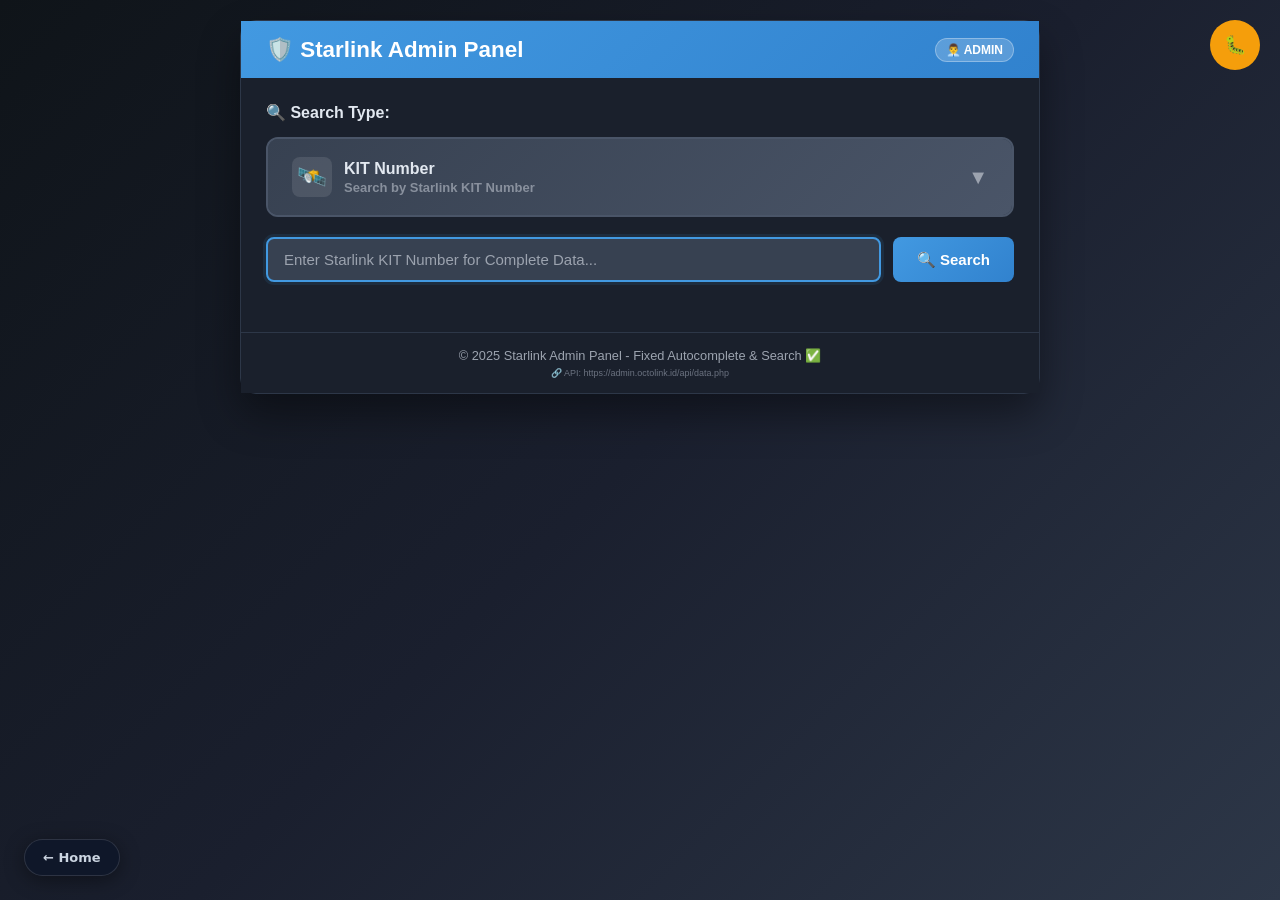
<file: admin.html>
<!DOCTYPE html>
<html lang="id">
<head>
    <meta charset="UTF-8">
    <meta name="viewport" content="width=device-width, initial-scale=1.0">
    <title>Starlink Admin Panel</title>
    <!-- 
    📋 DEPENDENCIES:
    - config.js (HARUS ada di folder yang sama untuk API URL tersentralisasi)
    -->
    <style>
        * {
            margin: 0;
            padding: 0;
            box-sizing: border-box;
        }
        
        body {
            font-family: 'Inter', 'Segoe UI', Tahoma, Geneva, Verdana, sans-serif;
            background: linear-gradient(135deg, #0f1419 0%, #1a1f2e 50%, #2d3748 100%);
            min-height: 100vh;
            padding: 20px;
            color: #e2e8f0;
        }
        
        .container {
            max-width: 800px;
            margin: 0 auto;
            background: #1a202c;
            border-radius: 16px;
            box-shadow: 0 20px 40px rgba(0,0,0,0.4);
            border: 1px solid #2d3748;
        }
        
        .header {
            background: linear-gradient(135deg, #4299e1 0%, #3182ce 100%);
            padding: 15px 25px;
            color: white;
            display: flex;
            align-items: center;
            justify-content: space-between;
        }
        
        .header-left {
            display: flex;
            align-items: center;
            gap: 12px;
        }
        
        .header h1 {
            font-size: 1.4em;
            font-weight: 600;
        }
        
        .admin-badge {
            background: rgba(255,255,255,0.2);
            color: white;
            padding: 4px 10px;
            border-radius: 12px;
            font-weight: 600;
            font-size: 0.75em;
            border: 1px solid rgba(255,255,255,0.3);
        }
        
        .main-content {
            padding: 25px;
            background: #1a202c;
        }
        
        .search-section {
            margin-bottom: 25px;
        }

        .search-type-selector {
            margin-bottom: 20px;
        }

        .search-type-label {
            color: #e2e8f0;
            font-weight: 600;
            margin-bottom: 15px;
            display: flex;
            align-items: center;
            gap: 8px;
            font-size: 16px;
        }

        .animated-dropdown {
            position: relative;
            background: #2d3748;
            border-radius: 12px;
            border: 2px solid #4a5568;
            margin-bottom: 20px;
            overflow: hidden;
            transition: all 0.3s ease;
        }

        .animated-dropdown:hover {
            border-color: #4299e1;
            box-shadow: 0 8px 25px rgba(66, 153, 225, 0.15);
        }

        .dropdown-header {
            padding: 18px 24px;
            background: linear-gradient(135deg, #374151 0%, #4a5568 100%);
            cursor: pointer;
            display: flex;
            justify-content: space-between;
            align-items: center;
            transition: all 0.3s ease;
            position: relative;
            overflow: hidden;
        }

        .dropdown-header::before {
            content: '';
            position: absolute;
            top: 0;
            left: 0;
            right: 0;
            bottom: 0;
            background: linear-gradient(135deg, rgba(66, 153, 225, 0.1) 0%, rgba(49, 130, 206, 0.1) 100%);
            opacity: 0;
            transition: opacity 0.3s ease;
        }

        .dropdown-header:hover::before {
            opacity: 1;
        }

        .animated-dropdown.open .dropdown-header {
            background: linear-gradient(135deg, #4299e1 0%, #3182ce 100%);
            color: white;
        }

        .animated-dropdown.open .dropdown-header::before {
            opacity: 0;
        }

        .dropdown-current {
            display: flex;
            align-items: center;
            gap: 12px;
            color: #e2e8f0;
            font-weight: 600;
            font-size: 16px;
            position: relative;
            z-index: 1;
        }

        .animated-dropdown.open .dropdown-current {
            color: white;
        }

        .dropdown-icon {
            font-size: 24px;
            display: flex;
            align-items: center;
            justify-content: center;
            width: 40px;
            height: 40px;
            background: rgba(255, 255, 255, 0.1);
            border-radius: 8px;
            transition: all 0.3s ease;
        }

        .animated-dropdown.open .dropdown-icon {
            background: rgba(255, 255, 255, 0.2);
            transform: scale(1.1);
        }

        .dropdown-text {
            flex: 1;
        }

        .dropdown-title {
            font-weight: 600;
            font-size: 16px;
            margin-bottom: 2px;
        }

        .dropdown-subtitle {
            font-size: 13px;
            color: #9ca3af;
            opacity: 0.8;
        }

        .animated-dropdown.open .dropdown-subtitle {
            color: rgba(255, 255, 255, 0.8);
        }

        .dropdown-arrow {
            transition: all 0.4s cubic-bezier(0.68, -0.55, 0.265, 1.55);
            font-size: 20px;
            color: #9ca3af;
            position: relative;
            z-index: 1;
        }

        .animated-dropdown.open .dropdown-arrow {
            transform: rotate(180deg);
            color: white;
        }

        .dropdown-options {
            max-height: 0;
            overflow: hidden;
            transition: all 0.4s cubic-bezier(0.68, -0.55, 0.265, 1.55);
            background: #2d3748;
        }

        .animated-dropdown.open .dropdown-options {
            max-height: 600px;
        }

        .dropdown-option {
            padding: 16px 24px;
            border-bottom: 1px solid #374151;
            cursor: pointer;
            display: flex;
            align-items: center;
            gap: 12px;
            color: #e2e8f0;
            transition: all 0.3s ease;
            transform: translateX(-20px);
            opacity: 0;
            position: relative;
            overflow: hidden;
        }

        .dropdown-option::before {
            content: '';
            position: absolute;
            top: 0;
            left: 0;
            right: 0;
            bottom: 0;
            background: linear-gradient(135deg, rgba(66, 153, 225, 0.1) 0%, rgba(49, 130, 206, 0.1) 100%);
            opacity: 0;
            transition: opacity 0.3s ease;
        }

        .animated-dropdown.open .dropdown-option {
            transform: translateX(0);
            opacity: 1;
        }

        .dropdown-option:nth-child(1) { transition-delay: 0.1s; }
        .dropdown-option:nth-child(2) { transition-delay: 0.15s; }
        .dropdown-option:nth-child(3) { transition-delay: 0.2s; }
        .dropdown-option:nth-child(4) { transition-delay: 0.25s; }
        .dropdown-option:nth-child(5) { transition-delay: 0.3s; }
        .dropdown-option:nth-child(6) { transition-delay: 0.35s; }
        .dropdown-option:nth-child(7) { transition-delay: 0.4s; }

        .dropdown-option:last-child {
            border-bottom: none;
        }

        .dropdown-option:hover {
            background: #374151;
            padding-left: 28px;
            transform: translateX(4px);
        }

        .dropdown-option:hover::before {
            opacity: 1;
        }

        .dropdown-option.selected {
            background: linear-gradient(135deg, #4299e1 0%, #3182ce 100%);
            color: white;
            font-weight: 600;
            border-left: 4px solid #60a5fa;
        }

        .dropdown-option.selected::before {
            opacity: 0;
        }

        .dropdown-option.selected:hover {
            background: linear-gradient(135deg, #3182ce 0%, #2c5aa0 100%);
            padding-left: 28px;
        }

        .option-icon {
            font-size: 20px;
            width: 32px;
            height: 32px;
            display: flex;
            align-items: center;
            justify-content: center;
            background: rgba(255, 255, 255, 0.1);
            border-radius: 6px;
            transition: all 0.3s ease;
            position: relative;
            z-index: 1;
        }

        .dropdown-option.selected .option-icon {
            background: rgba(255, 255, 255, 0.2);
            transform: scale(1.1);
        }

        .option-text {
            flex: 1;
            position: relative;
            z-index: 1;
        }

        .option-title {
            font-weight: 600;
            font-size: 15px;
            margin-bottom: 2px;
        }

        .option-subtitle {
            font-size: 12px;
            color: #9ca3af;
            opacity: 0.8;
        }

        .dropdown-option.selected .option-subtitle {
            color: rgba(255, 255, 255, 0.8);
        }

        .option-indicator {
            width: 18px;
            height: 18px;
            border: 2px solid #6b7280;
            border-radius: 50%;
            position: relative;
            transition: all 0.3s ease;
            background: #374151;
            z-index: 1;
        }

        .option-indicator::after {
            content: '';
            position: absolute;
            top: 50%;
            left: 50%;
            transform: translate(-50%, -50%) scale(0);
            width: 6px;
            height: 6px;
            background: white;
            border-radius: 50%;
            transition: all 0.3s ease;
        }

        .dropdown-option.selected .option-indicator {
            border-color: white;
            background: rgba(255, 255, 255, 0.2);
        }

        .dropdown-option.selected .option-indicator::after {
            transform: translate(-50%, -50%) scale(1);
        }
        
        .search-form {
            display: flex;
            gap: 12px;
            margin-bottom: 15px;
            position: relative;
        }
        
        .search-input-container {
            flex: 1;
            position: relative;
        }
        
        .search-input {
            width: 100%;
            padding: 12px 16px;
            border: 2px solid #2d3748;
            border-radius: 8px;
            font-size: 15px;
            transition: all 0.3s ease;
            background: #2d3748;
            color: #e2e8f0;
        }
        
        .search-input:focus {
            outline: none;
            border-color: #4299e1;
            background: #374151;
            box-shadow: 0 0 0 3px rgba(66, 153, 225, 0.1);
        }
        
        .search-input::placeholder {
            color: #9ca3af;
        }

        /* ✅ FIXED: Autocomplete Suggestions Styling */
        .suggestions-dropdown {
            position: absolute;
            top: 100%;
            left: 0;
            right: 0;
            background: #1a202c;
            border: 2px solid #4299e1;
            border-top: none;
            border-radius: 0 0 12px 12px;
            max-height: 300px;
            overflow-y: auto;
            z-index: 99999;
            box-shadow: 0 8px 25px rgba(0, 0, 0, 0.6);
            display: none;
        }

        .suggestions-dropdown.show {
            display: block;
            animation: slideDown 0.2s ease-out;
        }

        @keyframes slideDown {
            from {
                opacity: 0;
                transform: translateY(-10px);
            }
            to {
                opacity: 1;
                transform: translateY(0);
            }
        }

        .suggestion-item {
            padding: 12px 16px;
            border-bottom: 1px solid #2d3748;
            cursor: pointer;
            transition: all 0.2s ease;
            color: #e2e8f0;
            font-size: 14px;
            display: flex;
            align-items: center;
            gap: 8px;
            user-select: none; /* ✅ Prevent text selection */
        }

        .suggestion-item:last-child {
            border-bottom: none;
        }

        .suggestion-item:hover {
            background: #374151;
            color: #4299e1;
            transform: translateX(4px);
        }

        .suggestion-item.highlighted {
            background: #4299e1;
            color: white;
        }

        .suggestion-icon {
            font-size: 16px;
            opacity: 0.7;
        }

        .suggestion-text {
            flex: 1;
        }

        .suggestion-loading {
            padding: 16px;
            text-align: center;
            color: #9ca3af;
            font-style: italic;
        }

        .suggestion-no-results {
            padding: 16px;
            text-align: center;
            color: #9ca3af;
            font-style: italic;
        }

        /* Custom scrollbar for suggestions */
        .suggestions-dropdown::-webkit-scrollbar {
            width: 6px;
        }

        .suggestions-dropdown::-webkit-scrollbar-track {
            background: #2d3748;
        }

        .suggestions-dropdown::-webkit-scrollbar-thumb {
            background: #4299e1;
            border-radius: 3px;
        }

        .suggestions-dropdown::-webkit-scrollbar-thumb:hover {
            background: #3182ce;
        }
        
        .search-btn {
            padding: 12px 24px;
            background: linear-gradient(135deg, #4299e1 0%, #3182ce 100%);
            color: white;
            border: none;
            border-radius: 8px;
            font-size: 15px;
            font-weight: 600;
            cursor: pointer;
            transition: all 0.3s ease;
            min-width: 120px;
        }
        
        .search-btn:hover {
            transform: translateY(-2px);
            box-shadow: 0 8px 20px rgba(66, 153, 225, 0.3);
        }
        
        .search-btn:active {
            transform: translateY(0);
        }
        
        .search-btn:disabled {
            opacity: 0.6;
            cursor: not-allowed;
            transform: none;
        }
        
        .loading {
            display: none;
            text-align: center;
            padding: 20px;
            color: #4299e1;
        }
        
        .loading-spinner {
            border: 3px solid #2d3748;
            border-top: 3px solid #4299e1;
            border-radius: 50%;
            width: 30px;
            height: 30px;
            animation: spin 1s linear infinite;
            margin: 0 auto 10px;
        }
        
        @keyframes spin {
            0% { transform: rotate(0deg); }
            100% { transform: rotate(360deg); }
        }

        @keyframes pulse {
            0%, 100% { 
                transform: scale(1);
                box-shadow: 0 0 0 0 rgba(251, 191, 36, 0.7);
            }
            50% { 
                transform: scale(1.05);
                box-shadow: 0 0 0 10px rgba(251, 191, 36, 0);
            }
        }
        
        .result-section {
            display: none;
        }

        .results-header {
            background: #2d3748;
            border-radius: 12px;
            padding: 20px 25px;
            margin-bottom: 20px;
            border: 1px solid #4a5568;
            text-align: center;
        }

        .results-counter {
            font-size: 1.5em;
            color: #4299e1;
            font-weight: 700;
            margin-bottom: 8px;
        }

        .results-subtitle {
            color: #a0aec0;
            font-size: 1em;
        }
        
        .result-card {
            background: #2d3748;
            border-radius: 12px;
            padding: 25px;
            margin-bottom: 20px;
            border: 1px solid #4a5568;
            transition: all 0.3s ease;
        }

        .result-card:hover {
            border-color: #4299e1;
            box-shadow: 0 8px 25px rgba(66, 153, 225, 0.15);
        }
        
        .result-title {
            font-size: 1.4em;
            color: #e2e8f0;
            margin-bottom: 20px;
            font-weight: 600;
            display: flex;
            justify-content: space-between;
            align-items: center;
        }
        
        .row-info {
            background: #4299e1;
            color: white;
            padding: 4px 8px;
            border-radius: 6px;
            font-size: 0.8em;
            font-weight: normal;
        }

        .result-index {
            background: linear-gradient(135deg, #805ad5 0%, #6b46c1 100%);
            color: white;
            padding: 6px 12px;
            border-radius: 8px;
            font-size: 0.9em;
            font-weight: 600;
            margin-right: 10px;
        }
        
        .data-list {
            display: flex;
            flex-direction: column;
            gap: 8px;
        }
        
        .data-row {
            background: #374151;
            border-radius: 8px;
            padding: 12px 16px;
            border: 1px solid #4a5568;
            transition: all 0.3s ease;
            position: relative;
            display: flex;
            align-items: center;
            justify-content: space-between;
        }
        
        .data-row:hover {
            background: #404957;
            border-color: #6b7280;
        }
        
        .data-row:hover .copy-btn-inline {
            opacity: 1;
            visibility: visible;
        }
        
        .data-content {
            flex: 1;
            display: flex;
            align-items: center;
            gap: 8px;
        }
        
        .data-text {
            color: #e2e8f0;
            font-size: 15px;
            font-weight: 500;
        }
        
        .copy-btn-inline {
            background: #4299e1;
            color: white;
            border: none;
            border-radius: 6px;
            padding: 6px 12px;
            font-size: 0.75em;
            font-weight: 600;
            cursor: pointer;
            transition: all 0.3s ease;
            opacity: 0.7;
            visibility: visible;
        }
        
        .copy-btn-inline:hover {
            background: #3182ce;
            transform: scale(1.05);
            opacity: 1;
        }
        
        .copy-btn-inline.copied {
            background: #48bb78;
            opacity: 1 !important;
        }
        
        .credential-section {
            background: #2d3748;
            border-radius: 8px;
            padding: 12px 16px;
            border: 1px solid #4a5568;
            margin: 4px 0;
        }
        
        .credential-header {
            color: #e2e8f0;
            font-size: 15px;
            font-weight: 600;
            margin-bottom: 8px;
        }
        
        .credential-line {
            display: flex;
            align-items: center;
            justify-content: space-between;
            padding: 6px 0 6px 20px;
            color: #e2e8f0;
            font-size: 14px;
            border-left: 2px solid #4299e1;
            margin-left: 10px;
            margin-bottom: 4px;
            background: #374151;
            border-radius: 4px;
            padding-left: 12px;
            padding-right: 12px;
        }
        
        .credential-line:hover {
            background: #404957;
        }
        
        .credential-line:hover .copy-btn-small {
            opacity: 1;
        }
        
        .credential-text {
            font-family: 'JetBrains Mono', 'Fira Code', 'Courier New', monospace;
            word-break: break-all;
            flex: 1;
        }
        
        .copy-btn-small {
            background: #ed8936;
            color: white;
            border: none;
            border-radius: 4px;
            padding: 4px 8px;
            font-size: 0.7em;
            font-weight: 600;
            cursor: pointer;
            transition: all 0.3s ease;
            opacity: 0.7;
        }
        
        .copy-btn-small:hover {
            background: #dd6b20;
            transform: scale(1.05);
            opacity: 1;
        }
        
        .copy-btn-small.copied {
            background: #48bb78;
            opacity: 1 !important;
        }

        .kit-serial-section {
            background: #2d3748;
            border-radius: 8px;
            padding: 12px 16px;
            border: 1px solid #4a5568;
            margin: 4px 0;
        }

        .kit-serial-header {
            color: #e2e8f0;
            font-size: 15px;
            font-weight: 600;
            margin-bottom: 8px;
            display: flex;
            align-items: center;
            gap: 8px;
        }

        .kit-serial-pair {
            display: flex;
            flex-direction: column;
            gap: 6px;
            padding: 8px 12px;
            background: #374151;
            border-radius: 6px;
            margin-bottom: 8px;
            border-left: 3px solid #4299e1;
        }

        .kit-serial-pair:last-child {
            margin-bottom: 0;
        }

        .kit-line, .serial-line, .paket-line {
            display: flex;
            align-items: center;
            justify-content: space-between;
            padding: 4px 0;
        }

        .kit-text, .serial-text, .paket-text {
            font-family: 'JetBrains Mono', 'Fira Code', 'Courier New', monospace;
            font-size: 14px;
            font-weight: 600;
            flex: 1;
            word-break: break-word;
        }

        .kit-text {
            color: #60a5fa;
        }

        .serial-text {
            color: #34d399;
        }

        .paket-text {
            color: #fcd34d;
        }

        .kit-label, .serial-label, .paket-label {
            font-size: 12px;
            font-weight: 500;
            margin-right: 8px;
            min-width: 60px;
        }

        .kit-label {
            color: #93c5fd;
        }

        .serial-label {
            color: #6ee7b7;
        }

        .paket-label {
            color: #fbbf24;
        }
        
        .wa-link {
            display: inline;
            background: none;
            color: #48bb78;
            text-decoration: underline;
            font-weight: 600;
            font-size: inherit;
            transition: all 0.3s ease;
            margin-left: 4px;
        }
        
        .wa-link:hover {
            color: #38a169;
            text-decoration: none;
        }
        
        .error-message {
            background: #2d3748;
            color: #f56565;
            padding: 20px;
            border-radius: 12px;
            margin-top: 20px;
            text-align: center;
            border: 1px solid #f56565;
        }
        
        .not-found-message {
            background: #2d3748;
            color: #ed8936;
            padding: 20px;
            border-radius: 12px;
            margin-top: 20px;
            text-align: center;
            border: 1px solid #ed8936;
        }
        
        .footer {
            text-align: center;
            padding: 15px;
            color: #9ca3af;
            font-size: 0.8em;
            background: #1a202c;
            border-top: 1px solid #2d3748;
        }
        
        .toast {
            position: fixed;
            bottom: 30px;
            right: 30px;
            background: #48bb78;
            color: white;
            padding: 12px 20px;
            border-radius: 8px;
            font-weight: 600;
            box-shadow: 0 10px 25px rgba(0,0,0,0.3);
            transform: translateX(400px);
            transition: transform 0.3s ease;
            z-index: 1000;
        }
        
        .toast.show {
            transform: translateX(0);
        }

        .debug-panel {
            background: #1e2029;
            border: 2px solid #f59e0b;
            border-radius: 8px;
            padding: 15px;
            margin-bottom: 20px;
            display: none;
        }

        .debug-panel.show {
            display: block;
        }

        .debug-title {
            color: #f59e0b;
            font-weight: 600;
            margin-bottom: 10px;
            display: flex;
            align-items: center;
            gap: 8px;
        }

        .debug-info {
            font-family: 'Courier New', monospace;
            font-size: 12px;
            color: #9ca3af;
            background: #2d3748;
            padding: 8px;
            border-radius: 4px;
            margin: 5px 0;
            word-break: break-all;
        }

        .debug-toggle {
            position: fixed;
            top: 20px;
            right: 20px;
            background: #f59e0b;
            color: white;
            border: none;
            border-radius: 50%;
            width: 50px;
            height: 50px;
            font-size: 18px;
            cursor: pointer;
            z-index: 1000;
            transition: all 0.3s ease;
        }

        .debug-toggle:hover {
            background: #d97706;
            transform: scale(1.1);
        }
        
        @media (max-width: 768px) {
            .container {
                margin: 10px;
                border-radius: 12px;
            }
            
            .header {
                padding: 12px 20px;
                flex-direction: column;
                gap: 8px;
                text-align: center;
            }
            
            .header-left {
                justify-content: center;
            }
            
            .header h1 {
                font-size: 1.2em;
            }
            
            .main-content {
                padding: 20px;
            }

            .dropdown-header {
                padding: 16px 20px;
            }

            .dropdown-option {
                padding: 14px 20px;
            }

            .dropdown-icon, .option-icon {
                width: 35px;
                height: 35px;
                font-size: 18px;
            }

            .dropdown-title, .option-title {
                font-size: 14px;
            }

            .dropdown-subtitle, .option-subtitle {
                font-size: 11px;
            }
            
            .search-form {
                flex-direction: column;
            }
            
            .result-title {
                flex-direction: column;
                align-items: flex-start;
                gap: 8px;
            }
            
            .credential-line {
                font-size: 13px;
                padding-right: 45px;
            }
            
            .copy-btn-small {
                padding: 2px 5px;
                font-size: 0.65em;
            }

            .debug-toggle {
                top: 10px;
                right: 10px;
                width: 40px;
                height: 40px;
                font-size: 16px;
            }

            .kit-serial-pair {
                padding: 6px 10px;
            }

            .kit-text, .serial-text, .paket-text {
                font-size: 13px;
            }

            /* Mobile suggestions */
            .suggestions-dropdown {
                max-height: 200px;
            }

            .suggestion-item {
                padding: 14px 16px;
                font-size: 15px;
            }
        }
    </style>
    <script src="/config.js"></script>
</head>
<body>
    <button class="debug-toggle" onclick="toggleDebug()" title="Toggle Debug Panel">🐛</button>

    <div class="container">
        <div class="header">
            <div class="header-left">
                <h1>🛡️ Starlink Admin Panel</h1>
            </div>
            <div class="admin-badge">👨‍💼 ADMIN</div>
        </div>
        
        <div class="main-content">
            <div class="debug-panel" id="debugPanel">
                <div class="debug-title">
                    🐛 Debug Information
                </div>
                <div class="debug-info" id="debugInfo">
                    Debug mode is enabled. Search information will appear here.
                </div>
            </div>

            <div class="search-section">
                <div class="search-type-selector">
                    <div class="search-type-label">
                        🔍 Search Type:
                    </div>
                    
                    <div class="animated-dropdown" id="searchTypeDropdown">
                        <div class="dropdown-header" onclick="toggleDropdown()">
                            <div class="dropdown-current">
                                <div class="dropdown-icon">🛰️</div>
                                <div class="dropdown-text">
                                    <div class="dropdown-title">KIT Number</div>
                                    <div class="dropdown-subtitle">Search by Starlink KIT Number</div>
                                </div>
                            </div>
                            <div class="dropdown-arrow">▼</div>
                        </div>
                        
                        <div class="dropdown-options" id="dropdownOptions">
                            <div class="dropdown-option selected" data-value="kit" onclick="selectOption('kit', '🛰️', 'KIT Number', 'Search by Starlink KIT Number')">
                                <div class="option-icon">🛰️</div>
                                <div class="option-text">
                                    <div class="option-title">KIT Number</div>
                                    <div class="option-subtitle">Search by Starlink KIT Number</div>
                                </div>
                                <div class="option-indicator"></div>
                            </div>

                            <div class="dropdown-option" data-value="serial" onclick="selectOption('serial', '🔢', 'Serial Number', 'Search by Starlink Serial Number')">
                                <div class="option-icon">🔢</div>
                                <div class="option-text">
                                    <div class="option-title">Serial Number</div>
                                    <div class="option-subtitle">Search by Starlink Serial Number</div>
                                </div>
                                <div class="option-indicator"></div>
                            </div>
                            
                            <div class="dropdown-option" data-value="login" onclick="selectOption('login', '🌐', 'Login Starlink', 'Search by Starlink credentials')">
                                <div class="option-icon">🌐</div>
                                <div class="option-text">
                                    <div class="option-title">Login Starlink</div>
                                    <div class="option-subtitle">Search by Starlink credentials</div>
                                </div>
                                <div class="option-indicator"></div>
                            </div>
                            
                            <div class="dropdown-option" data-value="email" onclick="selectOption('email', '📧', 'Email Client', 'Search by client email')">
                                <div class="option-icon">📧</div>
                                <div class="option-text">
                                    <div class="option-title">Email Client</div>
                                    <div class="option-subtitle">Search by client email</div>
                                </div>
                                <div class="option-indicator"></div>
                            </div>
                            
                            <div class="dropdown-option" data-value="phone" onclick="selectOption('phone', '📱', 'Nomor CS', 'Search by customer service number')">
                                <div class="option-icon">📱</div>
                                <div class="option-text">
                                    <div class="option-title">Nomor CS</div>
                                    <div class="option-subtitle">Search by customer service number</div>
                                </div>
                                <div class="option-indicator"></div>
                            </div>
                            
                            <div class="dropdown-option" data-value="account" onclick="selectOption('account', '🔢', 'Account Number', 'Search by account number')">
                                <div class="option-icon">🔢</div>
                                <div class="option-text">
                                    <div class="option-title">Account Number</div>
                                    <div class="option-subtitle">Search by account number</div>
                                </div>
                                <div class="option-indicator"></div>
                            </div>
                            
                            <div class="dropdown-option" data-value="name" onclick="selectOption('name', '👤', 'Nama Client', 'Search by client name with suggestions')">
                                <div class="option-icon">👤</div>
                                <div class="option-text">
                                    <div class="option-title">Nama Client</div>
                                    <div class="option-subtitle">Search by client name with suggestions</div>
                                </div>
                                <div class="option-indicator"></div>
                            </div>
                        </div>
                    </div>
                </div>
                
                <form class="search-form" id="searchForm">
                    <div class="search-input-container">
                        <input 
                            type="text" 
                            class="search-input" 
                            id="searchInput" 
                            placeholder="Enter Starlink KIT Number for Complete Data..."
                            autocomplete="off"
                            required
                        >
                        <!-- ✅ FIXED: Suggestions dropdown -->
                        <div class="suggestions-dropdown" id="suggestionsDropdown">
                            <!-- Suggestions will be dynamically populated here -->
                        </div>
                    </div>
                    <button type="submit" class="search-btn" id="searchBtn">
                        🔍 Search
                    </button>
                </form>
                
                <div class="loading" id="loading">
                    <div class="loading-spinner"></div>
                    <p>Fetching complete data...</p>
                </div>
            </div>
            
            <div class="result-section" id="resultSection">
                <!-- Results akan ditampilkan di sini -->
            </div>
        </div>
        
        <div class="footer">
            <p>&copy; 2025 Starlink Admin Panel - Fixed Autocomplete & Search ✅</p>
            <p style="font-size: 0.7em; color: #6b7280; margin-top: 5px;" id="apiInfo">
                🔗 Loading API configuration...
            </p>
        </div>
    </div>
    
    <div class="toast" id="toast">
        ✅ Data copied successfully!
    </div>

    <script>
        // Global variables - VPS PHP API
        const VPS_API_URL = (typeof CONFIG !== 'undefined') ? CONFIG.VPS_API_URL : 'https://data.octolink.id/api/data.php';
        let currentSearchType = 'kit';
        let debugMode = false;

        // ✅ FIXED: Improved autocomplete variables
        let allActiveClientNames = [];
        let isActiveClientsLoaded = false;
        let currentSuggestionIndex = -1;
        let autocompleteTimeout = null;
        let isShowingSuggestions = false;
        let isSubmittingForm = false; // ✅ NEW: Prevent multiple submissions

        // Get DOM elements
        const searchForm = document.getElementById('searchForm');
        const searchInput = document.getElementById('searchInput');
        const searchBtn = document.getElementById('searchBtn');
        const loading = document.getElementById('loading');
        const resultSection = document.getElementById('resultSection');
        const suggestionsDropdown = document.getElementById('suggestionsDropdown');

        // Debug functions
        function toggleDebug() {
            debugMode = !debugMode;
            const debugPanel = document.getElementById('debugPanel');
            if (debugMode) {
                debugPanel.classList.add('show');
                logDebug('🐛 Debug mode enabled');
            } else {
                debugPanel.classList.remove('show');
            }
        }

        function logDebug(message, data = null) {
            if (!debugMode) return;
            
            const debugInfo = document.getElementById('debugInfo');
            const timestamp = new Date().toLocaleTimeString();
            let logEntry = `[${timestamp}] ${message}`;
            
            if (data) {
                logEntry += `\n${JSON.stringify(data, null, 2)}`;
            }
            
            debugInfo.innerHTML = logEntry + '\n\n' + debugInfo.innerHTML;
            console.log('[ADMIN DEBUG]', message, data);
        }

        // Escape HTML safely for data attributes
        function escapeHtml(text) {
            if (!text) return '';
            return text.toString()
                .replace(/&/g, '&amp;')
                .replace(/</g, '&lt;')
                .replace(/>/g, '&gt;')
                .replace(/"/g, '&quot;')
                .replace(/'/g, '&#x27;');
        }

        // Dropdown functions
        function toggleDropdown() {
            const dropdown = document.getElementById('searchTypeDropdown');
            dropdown.classList.toggle('open');
            
            // Hide suggestions when toggling search type dropdown
            hideSuggestions();
        }

        async function selectOption(value, icon, title, subtitle) {
            currentSearchType = value;
            
            logDebug(`🔄 Search type changed to: ${value}`);
            
            // ✅ FIXED: Close dropdown FIRST to fix UI bug
            const dropdown = document.getElementById('searchTypeDropdown');
            dropdown.classList.remove('open');
            
            // Update dropdown display
            const dropdownCurrent = document.querySelector('.dropdown-current');
            dropdownCurrent.innerHTML = `
                <div class="dropdown-icon">${icon}</div>
                <div class="dropdown-text">
                    <div class="dropdown-title">${title}</div>
                    <div class="dropdown-subtitle">${subtitle}</div>
                </div>
            `;
            
            // Update selected state
            const allOptions = document.querySelectorAll('.dropdown-option');
            allOptions.forEach(option => option.classList.remove('selected'));
            document.querySelector(`[data-value="${value}"]`).classList.add('selected');
            
            // Update placeholder and clear input first
            updatePlaceholder();
            searchInput.value = '';
            hideSuggestions();
            
            // ✅ FIXED: Load client names AFTER UI updates
            if (value === 'name' && !isActiveClientsLoaded) {
                logDebug('🚀 Loading active client names for autocomplete...');
                
                // Show loading in placeholder
                searchInput.placeholder = 'Loading client names...';
                searchInput.disabled = true;
                
                await loadAllActiveClientNames();
                
                // Re-enable input and update placeholder
                searchInput.disabled = false;
                updatePlaceholder(); // Reset to normal placeholder
                logDebug(`✅ Loaded ${allActiveClientNames.length} active client names for suggestions`);
            }
        }

        function updatePlaceholder() {
            const placeholders = {
                'kit': 'Enter Starlink KIT Number for Complete Data...',
                'serial': 'Enter Starlink Serial Number for Complete Data...', // ✅ NEW
                'login': 'Enter Login Starlink credentials for Complete Data...',
                'email': 'Enter Email Client for Complete Data...',
                'phone': 'Enter Nomor CS Client for Complete Data...',
                'account': 'Enter Account Number for Complete Data...',
                'name': 'Start typing client name for suggestions...'
            };
            
            searchInput.placeholder = placeholders[currentSearchType];
        }

        // ✅ NEW: Debounce function
        function debounce(func, wait) {
            return function executedFunction(...args) {
                const later = () => {
                    clearTimeout(autocompleteTimeout);
                    func(...args);
                };
                clearTimeout(autocompleteTimeout);
                autocompleteTimeout = setTimeout(later, wait);
            };
        }

        // ✅ FIXED: Load all active client names once at page load
        async function loadAllActiveClientNames() {
            if (isActiveClientsLoaded) {
                return allActiveClientNames;
            }

            try {
                logDebug('🚀 Loading ALL active client names at startup...');

                const response = await fetch(`${VPS_API_URL}?sheet=client-aktif&_=${Date.now()}`);

                if (!response.ok) {
                    throw new Error(`HTTP ${response.status}: ${response.statusText}`);
                }

                const data = await response.json();

                if (data.status === 'success' && data.data) {
                    allActiveClientNames = data.data
                        .map(row => (row['A'] || '').trim())
                        .filter(name => name)
                        .sort();
                    isActiveClientsLoaded = true;

                    logDebug('✅ All active client names loaded:', {
                        total: allActiveClientNames.length,
                        sample: allActiveClientNames.slice(0, 5)
                    });

                    return allActiveClientNames;
                } else {
                    logDebug('❌ No client names data:', data);
                    return [];
                }

            } catch (error) {
                logDebug('❌ Error loading active client names:', error.message);
                return [];
            }
        }

        // ✅ FIXED: Fast local filtering instead of API calls
        function getFilteredSuggestions(query) {
            if (!query || query.length < 2) {
                return [];
            }

            const queryLower = query.toLowerCase();
            
            // Filter from cached active client names (much faster!)
            const filtered = allActiveClientNames.filter(name => 
                name.toLowerCase().includes(queryLower)
            );
            
            return filtered.slice(0, 10); // Limit to 10 suggestions
        }

        // ✅ FIXED: Simplified suggestions without complex positioning
        async function showSuggestions(query) {
            if (currentSearchType !== 'name' || !query || query.length < 2) {
                hideSuggestions();
                return;
            }

            // Ensure active client names are loaded
            if (!isActiveClientsLoaded) {
                // Show loading state
                suggestionsDropdown.innerHTML = `
                    <div class="suggestion-loading">
                        🚀 Loading client names...
                    </div>
                `;
                suggestionsDropdown.classList.add('show');
                
                await loadAllActiveClientNames();
            }

            // Fast local filtering (no API call!)
            const suggestions = getFilteredSuggestions(query);

            // Check if input still matches (user might have typed more)
            if (searchInput.value.toLowerCase() !== query.toLowerCase()) {
                return;
            }

            if (suggestions.length === 0) {
                suggestionsDropdown.innerHTML = `
                    <div class="suggestion-no-results">
                        😔 No active clients found for "${query}"
                    </div>
                `;
            } else {
                let suggestionsHTML = '';
                suggestions.forEach((name, index) => {
                    // Highlight matching text
                    const highlightedName = highlightMatchingText(name, query);
                    
                    suggestionsHTML += `
                        <div class="suggestion-item" data-name="${escapeHtml(name)}" data-index="${index}">
                            <span class="suggestion-icon">👤</span>
                            <span class="suggestion-text">${highlightedName}</span>
                        </div>
                    `;
                });
                
                suggestionsDropdown.innerHTML = suggestionsHTML;
                
                // ✅ FIXED: Add click event listeners with proper event handling
                const suggestionItems = suggestionsDropdown.querySelectorAll('.suggestion-item');
                suggestionItems.forEach(item => {
                    item.addEventListener('click', function(e) {
                        e.preventDefault();
                        e.stopPropagation();
                        
                        if (isSubmittingForm) return; // Prevent double clicks
                        
                        const clientName = this.getAttribute('data-name');
                        logDebug('✅ Suggestion clicked:', clientName);
                        selectSuggestion(clientName);
                    });
                    
                    // ✅ FIXED: Prevent text selection on suggestions
                    item.addEventListener('mousedown', function(e) {
                        e.preventDefault();
                    });
                });
            }

            suggestionsDropdown.classList.add('show');
            isShowingSuggestions = true;
            currentSuggestionIndex = -1;

            logDebug('⚡ Fast suggestions displayed:', {
                query: query,
                count: suggestions.length,
                source: 'Local Cache (Active Clients Only)'
            });
        }

        function highlightMatchingText(text, query) {
            if (!query) return text;
            
            const regex = new RegExp(`(${query.replace(/[.*+?^${}()|[\]\\]/g, '\\$&')})`, 'gi');
            return text.replace(regex, '<strong style="color: #4299e1; background: rgba(66, 153, 225, 0.1); padding: 1px 2px; border-radius: 2px;">$1</strong>');
        }

        function hideSuggestions() {
            suggestionsDropdown.classList.remove('show');
            isShowingSuggestions = false;
            currentSuggestionIndex = -1;
            
            // Clear after animation
            setTimeout(() => {
                if (!isShowingSuggestions) {
                    suggestionsDropdown.innerHTML = '';
                }
            }, 200);
        }

        // ✅ FIXED: Improved suggestion selection
        function selectSuggestion(clientName) {
            if (isSubmittingForm) return; // Prevent multiple submissions
            
            searchInput.value = clientName;
            hideSuggestions();
            
            logDebug('✅ Suggestion selected:', clientName);
            
            // ✅ FIXED: Auto-submit with delay and protection
            isSubmittingForm = true;
            setTimeout(() => {
                if (searchForm && searchInput.value.trim() === clientName) {
                    const submitEvent = new Event('submit', { cancelable: true });
                    searchForm.dispatchEvent(submitEvent);
                }
                
                // Reset flag after a delay
                setTimeout(() => {
                    isSubmittingForm = false;
                }, 1000);
            }, 150);
        }

        function navigateSuggestions(direction) {
            const suggestionItems = suggestionsDropdown.querySelectorAll('.suggestion-item');
            
            if (suggestionItems.length === 0) return;

            // Remove previous highlight
            if (currentSuggestionIndex >= 0) {
                suggestionItems[currentSuggestionIndex].classList.remove('highlighted');
            }

            // Calculate new index
            if (direction === 'down') {
                currentSuggestionIndex = Math.min(currentSuggestionIndex + 1, suggestionItems.length - 1);
            } else if (direction === 'up') {
                currentSuggestionIndex = Math.max(currentSuggestionIndex - 1, -1);
            }

            // Apply new highlight
            if (currentSuggestionIndex >= 0) {
                suggestionItems[currentSuggestionIndex].classList.add('highlighted');
                
                // Scroll into view if needed
                suggestionItems[currentSuggestionIndex].scrollIntoView({
                    block: 'nearest',
                    inline: 'nearest'
                });
            }
        }

        // ✅ FIXED: Faster debounced suggestion (no API call needed)
        const debouncedShowSuggestions = debounce(showSuggestions, 150);

        // ✅ FIXED: Enhanced input event handler
        searchInput.addEventListener('input', function(e) {
            if (isSubmittingForm) return; // Don't trigger during submission
            
            const query = e.target.value.trim();
            
            if (currentSearchType === 'name' && query.length >= 2) {
                debouncedShowSuggestions(query);
            } else {
                hideSuggestions();
            }
        });

        // ✅ FIXED: Enhanced keyboard navigation
        searchInput.addEventListener('keydown', function(e) {
            if (isSubmittingForm) return; // Don't handle keys during submission
            
            if (!isShowingSuggestions) return;

            switch(e.key) {
                case 'ArrowDown':
                    e.preventDefault();
                    navigateSuggestions('down');
                    break;
                    
                case 'ArrowUp':
                    e.preventDefault();
                    navigateSuggestions('up');
                    break;
                    
                case 'Enter':
                    if (currentSuggestionIndex >= 0) {
                        e.preventDefault();
                        const suggestionItems = suggestionsDropdown.querySelectorAll('.suggestion-item');
                        const selectedItem = suggestionItems[currentSuggestionIndex];
                        if (selectedItem) {
                            const clientName = selectedItem.getAttribute('data-name');
                            selectSuggestion(clientName);
                        }
                    }
                    // Let normal form submission happen if no suggestion selected
                    break;
                    
                case 'Escape':
                    e.preventDefault();
                    hideSuggestions();
                    break;
            }
        });

        // ✅ FIXED: Hide suggestions when clicking outside
        document.addEventListener('click', function(e) {
            if (!e.target.closest('.search-input-container') && 
                !e.target.closest('.dropdown-options')) {
                hideSuggestions();
            }
        });

        // ✅ FIXED: Hide suggestions when form submits
        searchForm.addEventListener('submit', function() {
            hideSuggestions();
        });

        // Highlight function
        function highlightSearchTerm(text, searchTerm) {
            if (!searchTerm || !text) return text;
            
            const regex = new RegExp(`(${searchTerm.replace(/[.*+?^${}()|[\]\\]/g, '\\$&')})`, 'gi');
            return text.replace(regex, '<mark style="background: #fbbf24; color: #000; padding: 2px 4px; border-radius: 3px; font-weight: 700; animation: pulse 2s infinite;">$1</mark>');
        }

        // Kit Serial section generator
        function generateKitSerialSection(kitData, serialData, packageData, searchedValue = '') {
            if (!kitData && !serialData) {
                return `
                    <div class="kit-serial-section">
                        <div class="kit-serial-header">
                            🛰️ Kit & Serial Information
                        </div>
                        <div class="kit-serial-pair">
                            <div class="kit-line">
                                <span class="kit-label">KIT:</span>
                                <span class="kit-text">Data tidak tersedia</span>
                            </div>
                            <div class="serial-line">
                                <span class="serial-label">SN:</span>
                                <span class="serial-text">Data tidak tersedia</span>
                            </div>
                            <div class="paket-line">
                                <span class="paket-label">PAKET:</span>
                                <span class="paket-text">Data tidak tersedia</span>
                            </div>
                        </div>
                    </div>
                `;
            }

            const kitArray = kitData ? (kitData.includes('\n') ? kitData.split('\n').map(k => k.trim()).filter(k => k) : [kitData.trim()]) : ['N/A'];
            const serialArray = serialData ? (serialData.includes('\n') ? serialData.split('\n').map(s => s.trim()).filter(s => s) : [serialData.trim()]) : ['N/A'];
            const packageArray = packageData ? (packageData.includes('\n') ? packageData.split('\n').map(p => p.trim()).filter(p => p) : [packageData.trim()]) : ['N/A'];

            // 🐛 Debug: Log pairing information
            logDebug('📦 Kit-Package Pairing', {
                kitCount: kitArray.length,
                serialCount: serialArray.length,
                packageCount: packageArray.length,
                kits: kitArray,
                serials: serialArray,
                packages: packageArray,
                pairingStrategy: packageArray.length === 1 ? 'Single package for all kits' : 'Individual pairing'
            });

            const maxLength = Math.max(kitArray.length, serialArray.length);

            let pairsHTML = '';
            for (let i = 0; i < maxLength; i++) {
                const kit = kitArray[i] || 'N/A';
                const serial = serialArray[i] || 'N/A'; 
                // 🎯 FIX: Jika hanya ada 1 paket untuk beberapa KIT, gunakan paket yang sama untuk semua
                const pkg = packageArray.length === 1 ? packageArray[0] : (packageArray[i] || packageArray[0] || 'N/A');

                let kitDisplay = kit;
                let serialDisplay = serial;
                
                // ✅ FIXED: Highlight search term based on search type
                if (searchedValue) {
                    if (currentSearchType === 'kit' && kit !== 'N/A' && kit.toLowerCase().includes(searchedValue.toLowerCase())) {
                        kitDisplay = highlightSearchTerm(kit, searchedValue);
                    } else if (currentSearchType === 'serial' && serial !== 'N/A' && serial.toLowerCase().includes(searchedValue.toLowerCase())) {
                        serialDisplay = highlightSearchTerm(serial, searchedValue);
                    }
                }

                pairsHTML += `
                    <div class="kit-serial-pair">
                        <div class="kit-line">
                            <span class="kit-label">KIT:</span>
                            <span class="kit-text">${kitDisplay}</span>
                            ${kit !== 'N/A' ? `<button class="copy-btn-small" data-copy="${escapeHtml(kit)}">Copy</button>` : ''}
                        </div>
                        <div class="serial-line">
                            <span class="serial-label">SN:</span>
                            <span class="serial-text">${serialDisplay}</span>
                            ${serial !== 'N/A' ? `<button class="copy-btn-small" data-copy="${escapeHtml(serial)}">Copy</button>` : ''}
                        </div>
                        <div class="paket-line">
                            <span class="paket-label">PAKET:</span>
                            <span class="paket-text">${pkg}</span>
                        </div>
                    </div>
                `;
            }

            return `
                <div class="kit-serial-section">
                    <div class="kit-serial-header">
                        🛰️ Kit & Serial Information
                    </div>
                    ${pairsHTML}
                </div>
            `;
        }

        // Generate result card
        function generateResultCard(result, headers, searchedValue, resultIndex, rowNumber) {
            const columnsToShow = ['A', 'B', 'C', 'D', 'E', 'F', 'G', 'H', 'K', 'L', 'M', 'N', 'O', 'Q', 'R'];
            
            let dataList = '';
            
            // Status Client
            let statusClientHtml = '';
            if (result.statusClient) {
                let statusBg = '#374151';
                let statusIcon = '📊';
                
                switch(result.statusClient) {
                    case 'Client Aktif':
                        statusBg = 'linear-gradient(135deg, #48bb78 0%, #38a169 100%)';
                        statusIcon = '✅';
                        break;
                    case 'Client Non Aktif':
                        statusBg = 'linear-gradient(135deg, #f56565 0%, #e53e3e 100%)';
                        statusIcon = '❌';
                        break;
                    case 'Client Lepas':
                        statusBg = 'linear-gradient(135deg, #ed8936 0%, #dd6b20 100%)';
                        statusIcon = '🔄';
                        break;
                }
                
                statusClientHtml = `
                    <div class="data-row">
                        <div class="data-content">
                            <span class="data-text">📊 Status Client: 
                                <span style="
                                    display: inline-flex;
                                    align-items: center;
                                    gap: 6px;
                                    padding: 6px 12px;
                                    background: ${statusBg};
                                    color: white;
                                    border-radius: 16px;
                                    font-weight: 600;
                                    font-size: 13px;
                                    margin-left: 8px;
                                ">
                                    ${statusIcon} ${result.statusClient}
                                </span>
                            </span>
                        </div>
                    </div>
                `;
            }

            // Kit & Serial section - I = KIT Number, J = Serial Number, P = Paket
            dataList += generateKitSerialSection(result['I'], result['J'], result['P'], searchedValue);

            // Process other columns
            columnsToShow.forEach(col => {
                let value = result[col] || '-';
                let label = '';
                let isCredential = false;
                
                if (col === 'B') {
                    label = '📅 Gmail Credentials';
                    isCredential = true;
                } else if (col === 'C') {
                    label = '🌐 Starlink Credentials';
                    isCredential = true;
                } else if (col === 'D') {
                    label = '🔑 Alternative Login';
                    isCredential = true;
                } else {
                    const iconMap = {
                        'A': '👤 Name',
                        'E': '📋 Account Number',
                        'F': '📧 Client Email',
                        'G': '📱 Customer Service Number',
                        'H': '🏠 Address',
                        'K': '⏰ Jatuh Tempo',
                        'L': '💰 Code',
                        'M': '💳 Payment',
                        'N': '🆔 Transaction ID',
                        'O': '📊 Status',
                        'Q': '🔢 Last 4 Digits',
                        'R': '🔖 No Register'
                    };
                    label = iconMap[col] || (headers && headers[col]) || `Column ${col}`;
                }
                
                // Process different field types
                if (isCredential && value !== '-' && value.includes('\n')) {
                    const lines = value.split('\n').filter(line => line.trim() !== '');
                    
                    dataList += `
                        <div class="credential-section">
                            <div class="credential-header">${label}</div>
                    `;
                    
                    lines.forEach((line, index) => {
                        const trimmedLine = line.trim();
                        if (trimmedLine) {
                            dataList += `
                                <div class="credential-line">
                                    <span class="credential-text">→ ${trimmedLine}</span>
                                    <button class="copy-btn-small" data-copy="${escapeHtml(trimmedLine)}">Copy</button>
                                </div>
                            `;
                        }
                    });
                    
                    dataList += '</div>';
                }
                // Handle WhatsApp number
                else if (col === 'G' && value !== '-') {
                    let cleanNumber = value.replace(/\D/g, '');
                    if (cleanNumber.startsWith('0')) {
                        cleanNumber = '62' + cleanNumber.substring(1);
                    } else if (!cleanNumber.startsWith('62')) {
                        cleanNumber = '62' + cleanNumber;
                    }
                    
                    const waUrl = `https://wa.me/${cleanNumber}`;
                    
                    dataList += `
                        <div class="data-row">
                            <div class="data-content">
                                <span class="data-text">${label}: <a href="${waUrl}" target="_blank" class="wa-link">${value}</a></span>
                            </div>
                            <button class="copy-btn-inline" data-copy="${escapeHtml(value)}">Copy</button>
                        </div>
                    `;
                }
                // Status with styling
                else if (col === 'O') {
                    let statusHtml = '';
                    let statusColor = '#9ca3af';
                    let statusIcon = '📊';
                    let statusBg = '#374151';
                    let statusBorder = '#4a5568';
                    
                    switch(value.toLowerCase()) {
                        case 'lunas':
                            statusColor = '#ffffff';
                            statusIcon = '✅';
                            statusBg = 'linear-gradient(135deg, #48bb78 0%, #38a169 100%)';
                            statusBorder = '#48bb78';
                            break;
                        case 'belum':
                            statusColor = '#ffffff';
                            statusIcon = '❌';
                            statusBg = 'linear-gradient(135deg, #f56565 0%, #e53e3e 100%)';
                            statusBorder = '#f56565';
                            break;
                        case 'pending':
                            statusColor = '#ffffff';
                            statusIcon = '⏳';
                            statusBg = 'linear-gradient(135deg, #ed8936 0%, #dd6b20 100%)';
                            statusBorder = '#ed8936';
                            break;
                        case 'rencana bayarkan':
                            statusColor = '#ffffff';
                            statusIcon = '📅';
                            statusBg = 'linear-gradient(135deg, #4299e1 0%, #3182ce 100%)';
                            statusBorder = '#4299e1';
                            break;
                        default:
                            statusIcon = '❓';
                            statusColor = '#e2e8f0';
                    }
                    
                    statusHtml = `
                        <div style="
                            display: inline-flex;
                            align-items: center;
                            gap: 6px;
                            padding: 8px 12px;
                            background: ${statusBg};
                            color: ${statusColor};
                            border-radius: 20px;
                            border: 2px solid ${statusBorder};
                            font-weight: 600;
                            font-size: 14px;
                            text-transform: uppercase;
                            letter-spacing: 0.5px;
                            box-shadow: 0 4px 12px rgba(0,0,0,0.15);
                        ">
                            <span style="font-size: 16px;">${statusIcon}</span>
                            <span>${value}</span>
                        </div>
                    `;
                    
                    dataList += `
                        <div class="data-row">
                            <div class="data-content">
                                <span class="data-text">${label}: ${statusHtml}</span>
                            </div>
                        </div>
                    `;
                }
                // Fields without copy button
                else if (['K', 'L', 'M'].includes(col) && value !== '-') {
                    dataList += `
                        <div class="data-row">
                            <div class="data-content">
                                <span class="data-text">${label}: ${value}</span>
                            </div>
                        </div>
                    `;
                }
                // Transaction ID with special styling
                else if (col === 'N' && value !== '-') {
                    dataList += `
                        <div class="data-row">
                            <div class="data-content">
                                <span class="data-text">${label}: 
                                    <span style="
                                        font-family: 'JetBrains Mono', 'Courier New', monospace;
                                        background: #f8fafc;
                                        color: #6366f1;
                                        padding: 4px 8px;
                                        border-radius: 6px;
                                        font-weight: 600;
                                        border: 1px solid #e2e8f0;
                                    ">${value}</span>
                                </span>
                            </div>
                            <button class="copy-btn-inline" data-copy="${escapeHtml(value)}">Copy</button>
                        </div>
                    `;
                }
                // Last 4 Digits with special styling
                else if (col === 'Q' && value !== '-') {
                    dataList += `
                        <div class="data-row">
                            <div class="data-content">
                                <span class="data-text">${label}: 
                                    <span style="
                                        font-family: 'JetBrains Mono', 'Courier New', monospace;
                                        background: #fef3c7;
                                        color: #d97706;
                                        padding: 4px 8px;
                                        border-radius: 6px;
                                        font-weight: 600;
                                        border: 1px solid #fbbf24;
                                    ">${value}</span>
                                </span>
                            </div>
                            <button class="copy-btn-inline" data-copy="${escapeHtml(value)}">Copy</button>
                        </div>
                    `;
                }
                // No Register with special styling
                else if (col === 'R' && value !== '-') {
                    dataList += `
                        <div class="data-row">
                            <div class="data-content">
                                <span class="data-text">${label}: 
                                    <span style="
                                        font-family: 'JetBrains Mono', 'Courier New', monospace;
                                        background: #dcfdf7;
                                        color: #047857;
                                        padding: 4px 8px;
                                        border-radius: 6px;
                                        font-weight: 600;
                                        border: 1px solid #34d399;
                                    ">${value}</span>
                                </span>
                            </div>
                            <button class="copy-btn-inline" onclick="copyToClipboard('${value.replace(/'/g, "\\'")}', this)">Copy</button>
                        </div>
                    `;
                }
                // Regular data with copy button
                else if (value !== '-') {
                    // Highlight search term in name field if searching by name
                    let displayValue = value;
                    if (col === 'A' && currentSearchType === 'name' && searchedValue) {
                        displayValue = highlightSearchTerm(value, searchedValue);
                    }
                    
                    dataList += `
                        <div class="data-row">
                            <div class="data-content">
                                <span class="data-text">${label}: ${displayValue}</span>
                            </div>
                            <button class="copy-btn-inline" data-copy="${value.replace(/"/g, '&quot;')}">Copy</button>
                        </div>
                    `;
                }
            });

            return `
                <div class="result-card">
                    <div class="result-title">
                        <div style="display: flex; align-items: center;">
                            <span class="result-index">${resultIndex}</span>
                            📋 ${result['A'] || 'Complete Data Found'}
                        </div>
                        <span class="row-info">Row ${rowNumber}</span>
                    </div>
                    
                    <div class="data-list">
                        ${statusClientHtml}
                        ${dataList}
                    </div>
                </div>
            `;
        }

        // Display results
        function displayResults(data, searchedValue = '') {
            logDebug('📊 Displaying results', {
                status: data.status,
                searchedValue: searchedValue,
                resultCount: Array.isArray(data.data) ? data.data.length : 'Not array'
            });

            if (data.status === 'success') {
                const results = Array.isArray(data.data) ? data.data : [data.data];
                const headers = data.headers;
                
                let resultHTML = '';
                
                if (results.length > 1) {
                    resultHTML += `
                        <div class="results-header">
                            <div class="results-counter">🎯 ${results.length} Results Found</div>
                            <div class="results-subtitle">Showing all matching records for "${searchedValue}"</div>
                        </div>
                    `;
                }
                
                results.forEach((result, index) => {
                    const rowNumber = result.rowNumber || data.rowNumber || (index + 1);
                    const cardHTML = generateResultCard(result, headers, searchedValue, index + 1, rowNumber);
                    resultHTML += cardHTML;
                });
                
                resultSection.innerHTML = resultHTML;
                
            } else if (data.status === 'not_found') {
                resultSection.innerHTML = `
                    <div class="not-found-message">
                        <h3>❌ Data Not Found</h3>
                        <p>The search value "${searchedValue}" was not found in the database.</p>
                        <p>Please check the value and try again.</p>
                    </div>
                `;
            } else {
                displayError(data.message || 'An unknown error occurred.');
            }
            
            resultSection.style.display = 'block';
        }

        // Loading functions
        function showLoading() {
            searchBtn.disabled = true;
            searchBtn.textContent = 'Searching...';
            loading.style.display = 'block';
            resultSection.style.display = 'none';
        }
        
        function hideLoading() {
            searchBtn.disabled = false;
            searchBtn.textContent = '🔍 Search';
            loading.style.display = 'none';
        }

        // Display error
        function displayError(message) {
            logDebug('❌ Displaying error', { message: message });
            
            resultSection.innerHTML = `
                <div class="error-message">
                    <h3>⚠️ Error Occurred</h3>
                    <p>${message}</p>
                    <br>
                    <small>Check the debug panel (🐛) for more information.</small>
                </div>
            `;
            resultSection.style.display = 'block';
        }

        // Copy to clipboard - Fixed to handle special characters safely
        function copyToClipboard(text, button) {
            // If no text provided, get from data attribute
            if (!text && button) {
                text = button.getAttribute('data-copy');
            }
            
            if (!text) {
                console.error('No text to copy');
                return;
            }

            // Clean up HTML entities
            const originalText = text;
            text = text.replace(/&amp;/g, '&')
                      .replace(/&lt;/g, '<')
                      .replace(/&gt;/g, '>')
                      .replace(/&quot;/g, '"')
                      .replace(/&#x27;/g, "'");

            logDebug('📋 Copying to clipboard', {
                originalText: originalText,
                cleanedText: text,
                button: button.className
            });

            navigator.clipboard.writeText(text).then(function() {
                const buttonText = button.textContent;
                button.textContent = '✅ Copied!';
                button.classList.add('copied');
                
                showToast();
                
                setTimeout(() => {
                    button.textContent = buttonText;
                    button.classList.remove('copied');
                }, 2000);
                
            }).catch(function(err) {
                logDebug('📋 Clipboard API failed, using fallback', err);
                
                // Fallback for older browsers
                const textArea = document.createElement('textarea');
                textArea.value = text;
                textArea.style.position = 'fixed';
                textArea.style.left = '-999999px';
                textArea.style.top = '-999999px';
                document.body.appendChild(textArea);
                textArea.focus();
                textArea.select();
                
                try {
                    document.execCommand('copy');
                    const buttonText = button.textContent;
                    button.textContent = '✅ Copied!';
                    button.classList.add('copied');
                    
                    showToast();
                    
                    setTimeout(() => {
                        button.textContent = buttonText;
                        button.classList.remove('copied');
                    }, 2000);
                } catch (err2) {
                    console.error('Copy failed:', err2);
                    button.textContent = '❌ Failed';
                    setTimeout(() => {
                        button.textContent = 'Copy';
                    }, 2000);
                }
                
                document.body.removeChild(textArea);
            });
        }

        // Event delegation for copy buttons - safer approach
        document.addEventListener('click', function(e) {
            if (e.target.classList.contains('copy-btn-inline') || 
                e.target.classList.contains('copy-btn-small')) {
                e.preventDefault();
                copyToClipboard(null, e.target);
            }
        });

        // Show toast
        function showToast() {
            const toast = document.getElementById('toast');
            toast.classList.add('show');
            
            setTimeout(() => {
                toast.classList.remove('show');
            }, 3000);
        }

        // ✅ FIXED: Search form submission
        searchForm.addEventListener('submit', async function(e) {
            e.preventDefault();
            
            if (isSubmittingForm) {
                logDebug('⚠️ Form submission blocked - already in progress');
                return;
            }
            
            const searchValue = searchInput.value.trim();
            if (!searchValue) {
                alert('Please enter search value first!');
                return;
            }

            // Hide suggestions when submitting
            hideSuggestions();
            isSubmittingForm = true;

            logDebug('🔍 Starting search', {
                searchValue: searchValue,
                searchType: currentSearchType,
                apiUrl: VPS_API_URL
            });

            showLoading();

            try {
                // Column mapping for each search type
                const columnMap = {
                    'kit': 'I',
                    'serial': 'J',
                    'login': 'C',
                    'email': 'F',
                    'phone': 'G',
                    'account': 'E',
                    'name': 'A'
                };

                // Sheet labels for statusClient field
                const sheetLabels = {
                    'client-aktif': 'Client Aktif',
                    'client-non-aktif': 'Client Non Aktif',
                    'client-lepas': 'Client Lepas',
                    'client-tertagih': 'Client Tertagih',
                    'akun-kosong': 'Akun Kosong'
                };

                const sheets = Object.keys(sheetLabels);
                const col = columnMap[currentSearchType];
                const searchLower = searchValue.toLowerCase();

                logDebug('📡 Fetching all relevant sheets', { sheets, col });

                // Fetch all sheets in parallel
                const fetchResults = await Promise.all(
                    sheets.map(sheet =>
                        fetch(`${VPS_API_URL}?sheet=${sheet}&_=${Date.now()}`)
                            .then(r => r.json())
                            .then(d => ({ sheet, data: d }))
                            .catch(err => ({ sheet, data: null, error: err.message }))
                    )
                );

                // Filter matching rows across all sheets
                const matchingRows = [];
                fetchResults.forEach(({ sheet, data }) => {
                    if (!data || data.status !== 'success' || !Array.isArray(data.data)) return;
                    data.data.forEach(row => {
                        const cellValue = (row[col] || '').toLowerCase();
                        let matches = false;
                        if (currentSearchType === 'name') {
                            matches = cellValue.includes(searchLower);
                        } else {
                            matches = cellValue.includes(searchLower);
                        }
                        if (matches) {
                            matchingRows.push(Object.assign({}, row, { statusClient: sheetLabels[sheet] }));
                        }
                    });
                });

                logDebug('📨 Search complete', {
                    totalFound: matchingRows.length
                });

                const data = matchingRows.length > 0
                    ? { status: 'success', data: matchingRows }
                    : { status: 'not_found' };

                hideLoading();
                displayResults(data, searchValue);
                
            } catch (error) {
                hideLoading();
                displayError(`Failed to access data: ${error.message}`);
                console.error('Search Error:', error);
            } finally {
                // Reset submission flag after a delay
                setTimeout(() => {
                    isSubmittingForm = false;
                }, 500);
            }
        });

        // Close dropdown on outside click
        document.addEventListener('click', function(event) {
            const dropdown = document.getElementById('searchTypeDropdown');
            if (dropdown && !dropdown.contains(event.target)) {
                dropdown.classList.remove('open');
            }
        });

        // Initialize
        document.addEventListener('DOMContentLoaded', async function() {
            // 📊 Update API info in footer
            const apiInfo = document.getElementById('apiInfo');
            if (apiInfo) {
                apiInfo.innerHTML = `🔗 API: ${VPS_API_URL}`;
            }

            // Auto focus on search input
            searchInput.focus();

            logDebug('🚀 Admin panel initialized', {
                apiUrl: VPS_API_URL,
                debugMode: debugMode,
                currentSearchType: currentSearchType,
                autocompleteEnabled: true
            });
        });
    </script>

<!-- Back to Home -->
<a href="/" id="backHomeBtn" style="position:fixed;bottom:24px;left:24px;z-index:9999;display:flex;align-items:center;gap:8px;padding:10px 18px;background:rgba(15,23,42,0.85);border:1px solid rgba(255,255,255,0.12);border-radius:50px;color:#cbd5e1;text-decoration:none;font-size:13px;font-weight:600;font-family:'Segoe UI',system-ui,sans-serif;backdrop-filter:blur(12px);-webkit-backdrop-filter:blur(12px);box-shadow:0 4px 20px rgba(0,0,0,0.4);transition:all 0.2s ease;">&#8592; Home</a>
<script>
var _b=document.getElementById('backHomeBtn');
_b.addEventListener('mouseenter',function(){this.style.background='rgba(59,130,246,0.25)';this.style.borderColor='rgba(59,130,246,0.5)';this.style.color='#fff';});
_b.addEventListener('mouseleave',function(){this.style.background='rgba(15,23,42,0.85)';this.style.borderColor='rgba(255,255,255,0.12)';this.style.color='#cbd5e1';});
</script>
</body>
</html>
</file>
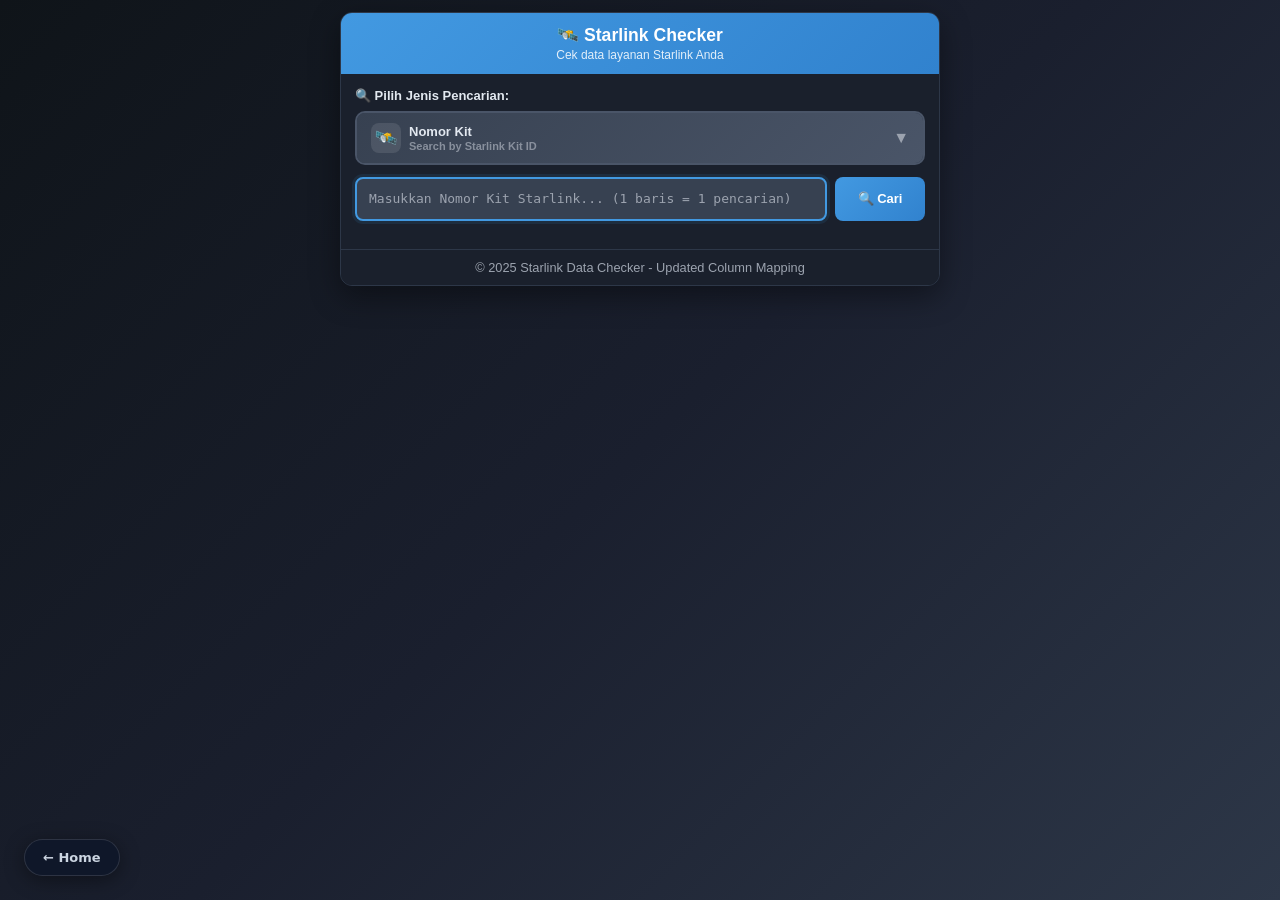
<file: client.html>
<!DOCTYPE html>
<html lang="id">
<head>
    <meta charset="UTF-8">
    <meta name="viewport" content="width=device-width, initial-scale=1.0">
    <title>Starlink Data Checker</title>
    <style>
        * {
            margin: 0;
            padding: 0;
            box-sizing: border-box;
        }
        
        body {
            font-family: 'Inter', 'Segoe UI', Tahoma, Geneva, Verdana, sans-serif;
            background: linear-gradient(135deg, #0f1419 0%, #1a1f2e 50%, #2d3748 100%);
            min-height: 100vh;
            padding: 12px;
            color: #e2e8f0;
        }

        .container {
            max-width: 600px;
            margin: 0 auto;
            background: #1a202c;
            border-radius: 12px;
            box-shadow: 0 10px 30px rgba(0,0,0,0.4);
            overflow: hidden;
            border: 1px solid #2d3748;
        }

        .header {
            background: linear-gradient(135deg, #4299e1 0%, #3182ce 100%);
            padding: 12px 16px;
            text-align: center;
            color: white;
        }

        .header h1 {
            font-size: 1.1em;
            font-weight: 700;
        }

        .header p {
            font-size: 0.75em;
            opacity: 0.85;
            margin-top: 2px;
        }

        .main-content {
            padding: 14px;
            background: #1a202c;
        }

        .search-section {
            margin-bottom: 14px;
        }

        .search-type-selector {
            margin-bottom: 10px;
        }

        .search-type-label {
            color: #e2e8f0;
            font-weight: 600;
            margin-bottom: 8px;
            display: flex;
            align-items: center;
            gap: 6px;
            font-size: 13px;
        }

        /* Enhanced Animated Dropdown */
        .animated-dropdown {
            position: relative;
            background: #2d3748;
            border-radius: 10px;
            border: 2px solid #4a5568;
            margin-bottom: 12px;
            overflow: hidden;
            transition: all 0.3s ease;
        }

        .animated-dropdown:hover {
            border-color: #4299e1;
            box-shadow: 0 8px 25px rgba(66, 153, 225, 0.15);
        }

        .dropdown-header {
            padding: 10px 14px;
            background: linear-gradient(135deg, #374151 0%, #4a5568 100%);
            cursor: pointer;
            display: flex;
            justify-content: space-between;
            align-items: center;
            transition: all 0.3s ease;
            position: relative;
            overflow: hidden;
        }

        .dropdown-header::before {
            content: '';
            position: absolute;
            top: 0;
            left: 0;
            right: 0;
            bottom: 0;
            background: linear-gradient(135deg, rgba(66, 153, 225, 0.1) 0%, rgba(49, 130, 206, 0.1) 100%);
            opacity: 0;
            transition: opacity 0.3s ease;
        }

        .dropdown-header:hover::before {
            opacity: 1;
        }

        .animated-dropdown.open .dropdown-header {
            background: linear-gradient(135deg, #4299e1 0%, #3182ce 100%);
            color: white;
        }

        .animated-dropdown.open .dropdown-header::before {
            opacity: 0;
        }

        .dropdown-current {
            display: flex;
            align-items: center;
            gap: 8px;
            color: #e2e8f0;
            font-weight: 600;
            font-size: 14px;
            position: relative;
            z-index: 1;
        }

        .animated-dropdown.open .dropdown-current {
            color: white;
        }

        .dropdown-icon {
            font-size: 18px;
            display: flex;
            align-items: center;
            justify-content: center;
            width: 30px;
            height: 30px;
            background: rgba(255, 255, 255, 0.1);
            border-radius: 8px;
            transition: all 0.3s ease;
        }

        .animated-dropdown.open .dropdown-icon {
            background: rgba(255, 255, 255, 0.2);
            transform: scale(1.1);
        }

        .dropdown-text {
            flex: 1;
        }

        .dropdown-title {
            font-weight: 600;
            font-size: 13px;
            margin-bottom: 1px;
        }

        .dropdown-subtitle {
            font-size: 11px;
            color: #9ca3af;
            opacity: 0.8;
        }

        .animated-dropdown.open .dropdown-subtitle {
            color: rgba(255, 255, 255, 0.8);
        }

        .dropdown-arrow {
            transition: all 0.4s cubic-bezier(0.68, -0.55, 0.265, 1.55);
            font-size: 16px;
            color: #9ca3af;
            position: relative;
            z-index: 1;
        }

        .animated-dropdown.open .dropdown-arrow {
            transform: rotate(180deg);
            color: white;
        }

        .dropdown-options {
            max-height: 0;
            overflow: hidden;
            transition: all 0.4s cubic-bezier(0.68, -0.55, 0.265, 1.55);
            background: #2d3748;
        }

        .animated-dropdown.open .dropdown-options {
            max-height: 400px;
        }

        .dropdown-option {
            padding: 9px 14px;
            border-bottom: 1px solid #374151;
            cursor: pointer;
            display: flex;
            align-items: center;
            gap: 12px;
            color: #e2e8f0;
            transition: all 0.3s ease;
            transform: translateX(-20px);
            opacity: 0;
            position: relative;
            overflow: hidden;
        }

        .dropdown-option.disabled {
            opacity: 0.5;
            pointer-events: none;
            cursor: not-allowed;
        }

        .dropdown-option::before {
            content: '';
            position: absolute;
            top: 0;
            left: 0;
            right: 0;
            bottom: 0;
            background: linear-gradient(135deg, rgba(66, 153, 225, 0.1) 0%, rgba(49, 130, 206, 0.1) 100%);
            opacity: 0;
            transition: opacity 0.3s ease;
        }

        .animated-dropdown.open .dropdown-option {
            transform: translateX(0);
            opacity: 1;
        }

        .dropdown-option:nth-child(1) { transition-delay: 0.1s; }
        .dropdown-option:nth-child(2) { transition-delay: 0.15s; }
        .dropdown-option:nth-child(3) { transition-delay: 0.2s; }

        .dropdown-option:last-child {
            border-bottom: none;
        }

        .dropdown-option:hover:not(.disabled) {
            background: #374151;
            padding-left: 18px;
            transform: translateX(4px);
        }

        .dropdown-option:hover:not(.disabled)::before {
            opacity: 1;
        }

        .dropdown-option.selected {
            background: linear-gradient(135deg, #4299e1 0%, #3182ce 100%);
            color: white;
            font-weight: 600;
            border-left: 4px solid #60a5fa;
        }

        .dropdown-option.selected::before {
            opacity: 0;
        }

        .dropdown-option.selected:hover {
            background: linear-gradient(135deg, #3182ce 0%, #2c5aa0 100%);
            padding-left: 18px;
        }

        .option-icon {
            font-size: 16px;
            width: 26px;
            height: 26px;
            display: flex;
            align-items: center;
            justify-content: center;
            background: rgba(255, 255, 255, 0.1);
            border-radius: 6px;
            transition: all 0.3s ease;
            position: relative;
            z-index: 1;
        }

        .dropdown-option.selected .option-icon {
            background: rgba(255, 255, 255, 0.2);
            transform: scale(1.1);
        }

        .option-text {
            flex: 1;
            position: relative;
            z-index: 1;
        }

        .option-title {
            font-weight: 600;
            font-size: 13px;
            margin-bottom: 1px;
        }

        .option-subtitle {
            font-size: 11px;
            color: #9ca3af;
            opacity: 0.8;
        }

        .dropdown-option.selected .option-subtitle {
            color: rgba(255, 255, 255, 0.8);
        }

        .option-indicator {
            width: 18px;
            height: 18px;
            border: 2px solid #6b7280;
            border-radius: 50%;
            position: relative;
            transition: all 0.3s ease;
            background: #374151;
            z-index: 1;
        }

        .option-indicator::after {
            content: '';
            position: absolute;
            top: 50%;
            left: 50%;
            transform: translate(-50%, -50%) scale(0);
            width: 6px;
            height: 6px;
            background: white;
            border-radius: 50%;
            transition: all 0.3s ease;
        }

        .dropdown-option.selected .option-indicator {
            border-color: white;
            background: rgba(255, 255, 255, 0.2);
        }

        .dropdown-option.selected .option-indicator::after {
            transform: translate(-50%, -50%) scale(1);
        }
        
        .search-form {
            display: flex;
            gap: 8px;
            margin-bottom: 10px;
        }

        .search-input {
            flex: 1;
            padding: 8px 12px;
            border: 2px solid #2d3748;
            border-radius: 8px;
            font-size: 13px;
            transition: all 0.3s ease;
            background: #2d3748;
            color: #e2e8f0;
        }
        
        .search-input:focus {
            outline: none;
            border-color: #4299e1;
            background: #374151;
            box-shadow: 0 0 0 3px rgba(66, 153, 225, 0.1);
        }
        
        .search-input::placeholder {
            color: #9ca3af;
        }
        
        .search-btn {
            padding: 8px 16px;
            background: linear-gradient(135deg, #4299e1 0%, #3182ce 100%);
            color: white;
            border: none;
            border-radius: 8px;
            font-size: 13px;
            font-weight: 600;
            cursor: pointer;
            transition: all 0.3s ease;
            min-width: 90px;
        }
        
        .search-btn:hover {
            transform: translateY(-2px);
            box-shadow: 0 8px 20px rgba(66, 153, 225, 0.3);
        }
        
        .search-btn:active {
            transform: translateY(0);
        }
        
        .search-btn:disabled {
            opacity: 0.6;
            cursor: not-allowed;
            transform: none;
        }
        
        .loading {
            display: none;
            text-align: center;
            padding: 20px;
            color: #4299e1;
        }
        
        .loading-spinner {
            border: 3px solid #2d3748;
            border-top: 3px solid #4299e1;
            border-radius: 50%;
            width: 30px;
            height: 30px;
            animation: spin 1s linear infinite;
            margin: 0 auto 10px;
        }
        
        @keyframes spin {
            0% { transform: rotate(0deg); }
            100% { transform: rotate(360deg); }
        }
        
        .result-section {
            display: none;
        }

        .results-header {
            background: #2d3748;
            border-radius: 10px;
            padding: 10px 16px;
            margin-bottom: 12px;
            border: 1px solid #4a5568;
            text-align: center;
        }

        .results-counter {
            font-size: 1.1em;
            color: #4299e1;
            font-weight: 700;
            margin-bottom: 2px;
        }

        .results-subtitle {
            color: #a0aec0;
            font-size: 0.85em;
        }
        
        .result-card {
            background: #2d3748;
            border-radius: 10px;
            padding: 14px;
            margin-bottom: 10px;
            border: 1px solid #4a5568;
            transition: all 0.3s ease;
            position: relative;
            overflow: hidden;
        }

        .result-card:hover {
            border-color: #4299e1;
            box-shadow: 0 8px 25px rgba(66, 153, 225, 0.15);
            transform: translateY(-3px);
        }

        .result-card::before {
            content: '';
            position: absolute;
            top: 0;
            left: -100%;
            width: 100%;
            height: 100%;
            background: linear-gradient(90deg, transparent, rgba(66, 153, 225, 0.1), transparent);
            transition: left 0.5s;
        }

        .result-card:hover::before {
            left: 100%;
        }
        
        .result-title {
            font-size: 1.1em;
            color: #e2e8f0;
            margin-bottom: 10px;
            font-weight: 600;
            display: flex;
            justify-content: space-between;
            align-items: center;
        }

        .result-index {
            background: linear-gradient(135deg, #805ad5 0%, #6b46c1 100%);
            color: white;
            padding: 6px 12px;
            border-radius: 8px;
            font-size: 0.9em;
            font-weight: 600;
            margin-right: 10px;
        }
        
        .data-row {
            display: flex;
            justify-content: space-between;
            align-items: flex-start;
            padding: 6px 0;
            border-bottom: 1px solid #374151;
        }
        
        .data-row:last-child {
            border-bottom: none;
        }
        
        .data-label {
            font-weight: 600;
            color: #a0aec0;
            min-width: 110px;
            flex-shrink: 0;
        }
        
        .data-value {
            color: #e2e8f0;
            font-weight: 500;
            text-align: right;
            flex: 1;
        }

        /* 🆕 Kit & Serial Number Display */
        .kit-serial-section {
            background: #374151;
            border-radius: 10px;
            padding: 10px;
            margin: 8px 0;
            border: 1px solid #4a5568;
        }

        .kit-serial-header {
            color: #e2e8f0;
            font-size: 13px;
            font-weight: 600;
            margin-bottom: 8px;
            display: flex;
            align-items: center;
            gap: 8px;
        }

        .kit-serial-grid {
            display: grid;
            gap: 8px;
        }

        .kit-serial-item {
            background: #2d3748;
            border-radius: 8px;
            padding: 10px;
            border-left: 4px solid #4299e1;
            transition: all 0.3s ease;
            position: relative;
            overflow: hidden;
        }

        .kit-serial-item.searched {
            border-left-color: #f56565;
            background: linear-gradient(135deg, #2d3748 0%, #4a1e1e 100%);
            box-shadow: 0 4px 15px rgba(245, 101, 101, 0.2);
        }

        .kit-serial-item.searched::after {
            content: '🎯 SEARCHED';
            position: absolute;
            top: 8px;
            right: 8px;
            background: #f56565;
            color: white;
            padding: 4px 8px;
            border-radius: 12px;
            font-size: 10px;
            font-weight: 700;
            letter-spacing: 0.5px;
        }

        .kit-serial-item:hover {
            transform: translateY(-2px);
            box-shadow: 0 6px 20px rgba(66, 153, 225, 0.2);
        }

        .kit-info {
            display: flex;
            flex-direction: column;
            gap: 8px;
        }

        .kit-row, .serial-row {
            display: flex;
            align-items: center;
            gap: 10px;
        }

        .kit-label, .serial-label {
            font-size: 12px;
            font-weight: 600;
            text-transform: uppercase;
            letter-spacing: 0.5px;
            min-width: 60px;
        }

        .kit-label {
            color: #93c5fd;
        }

        .serial-label {
            color: #6ee7b7;
        }

        .kit-value, .serial-value {
            font-family: 'JetBrains Mono', 'Fira Code', 'Courier New', monospace;
            font-size: 13px;
            font-weight: 600;
            flex: 1;
        }

        .kit-value {
            color: #60a5fa;
        }

        .serial-value {
            color: #34d399;
        }

        .package-info {
            margin-top: 8px;
            padding: 6px 10px;
            background: rgba(255, 255, 255, 0.05);
            border-radius: 6px;
            font-size: 13px;
            color: #fbbf24;
            font-weight: 500;
        }
        
        .kit-list {
            text-align: right;
        }
        
        .kit-item {
            margin-bottom: 8px;
            padding: 10px 14px;
            background: linear-gradient(135deg, #4299e1 0%, #3182ce 100%);
            border-radius: 12px;
            box-shadow: 0 4px 15px rgba(66, 153, 225, 0.2);
            transform: translateY(0);
            transition: all 0.3s ease;
            position: relative;
            overflow: hidden;
        }
        
        .kit-item.searched {
            background: linear-gradient(135deg, #f56565 0%, #e53e3e 100%);
            box-shadow: 0 4px 15px rgba(245, 101, 101, 0.3);
            border: 2px solid #f56565;
            padding-right: 40px;
        }
        
        .kit-item.searched::after {
            content: '🎯';
            position: absolute;
            top: 6px;
            right: 8px;
            background: rgba(255,255,255,0.9);
            color: #e53e3e;
            padding: 2px 6px;
            border-radius: 50%;
            font-size: 0.8em;
            font-weight: 700;
            text-shadow: none;
            width: 20px;
            height: 20px;
            display: flex;
            align-items: center;
            justify-content: center;
        }
        
        .kit-item::before {
            content: '';
            position: absolute;
            top: 0;
            left: -100%;
            width: 100%;
            height: 100%;
            background: linear-gradient(90deg, transparent, rgba(255,255,255,0.2), transparent);
            transition: left 0.5s;
        }
        
        .kit-item:hover {
            transform: translateY(-3px);
            box-shadow: 0 8px 25px rgba(66, 153, 225, 0.3);
        }
        
        .kit-item.searched:hover {
            box-shadow: 0 8px 25px rgba(245, 101, 101, 0.4);
        }
        
        .kit-item:hover::before {
            left: 100%;
        }
        
        .kit-item:last-child {
            margin-bottom: 0;
        }
        
        .kit-number {
            font-weight: 700;
            color: #ffffff;
            margin-bottom: 4px;
            font-size: 1.1em;
            text-shadow: 0 1px 2px rgba(0,0,0,0.1);
        }
        
        .kit-package {
            font-size: 0.9em;
            color: rgba(255,255,255,0.9);
            font-weight: 500;
        }
        
        .status-badge {
            padding: 4px 10px;
            border-radius: 20px;
            font-size: 0.85em;
            font-weight: 600;
            text-transform: uppercase;
            display: inline-block;
        }
        
        .status-lunas {
            background: linear-gradient(135deg, #48bb78 0%, #38a169 100%);
            color: white;
        }
        
        .status-belum {
            background: linear-gradient(135deg, #f56565 0%, #e53e3e 100%);
            color: white;
        }
        
        .status-pending {
            background: linear-gradient(135deg, #ed8936 0%, #dd6b20 100%);
            color: white;
        }
        
        .status-rencana {
            background: linear-gradient(135deg, #4299e1 0%, #3182ce 100%);
            color: white;
        }
        
        .error-message {
            background: #2d3748;
            color: #f56565;
            padding: 20px;
            border-radius: 12px;
            margin-top: 20px;
            text-align: center;
            border: 1px solid #f56565;
        }
        
        .not-found-message {
            background: #2d3748;
            color: #ed8936;
            padding: 20px;
            border-radius: 12px;
            margin-top: 20px;
            text-align: center;
            border: 1px solid #ed8936;
        }
        
        .footer {
            text-align: center;
            padding: 10px;
            color: #9ca3af;
            font-size: 0.8em;
            background: #1a202c;
            border-top: 1px solid #2d3748;
        }
        
        @media (max-width: 768px) {
            .container {
                margin: 10px;
                border-radius: 12px;
            }
            
            .header {
                padding: 25px 20px;
            }
            
            .header h1 {
                font-size: 1.8em;
            }
            
            .main-content {
                padding: 20px;
            }

            .dropdown-header {
                padding: 16px 20px;
            }

            .dropdown-option {
                padding: 14px 20px;
            }

            .dropdown-icon, .option-icon {
                width: 35px;
                height: 35px;
                font-size: 18px;
            }

            .dropdown-title, .option-title {
                font-size: 14px;
            }

            .dropdown-subtitle, .option-subtitle {
                font-size: 11px;
            }
            
            .search-form {
                flex-direction: column;
            }
            
            .data-row {
                flex-direction: column;
                align-items: flex-start;
                gap: 5px;
            }
            
            .data-value, .kit-list {
                text-align: left;
            }

            .result-title {
                flex-direction: column;
                align-items: flex-start;
                gap: 10px;
            }

            .data-label {
                min-width: auto;
            }

            .kit-serial-grid {
                grid-template-columns: 1fr;
            }

            .kit-value, .serial-value {
                font-size: 14px;
            }
        }
    </style>
    <script src="/config.js"></script>
</head>
<body>
    <div class="container">
        <div class="header">
            <h1>🛰️ Starlink Checker</h1>
            <p>Cek data layanan Starlink Anda</p>
        </div>
        
        <div class="main-content">
            <div class="search-section">
                <!-- Enhanced Animated Dropdown -->
                <div class="search-type-selector">
                    <div class="search-type-label">
                        🔍 Pilih Jenis Pencarian:
                    </div>
                    
                    <div class="animated-dropdown" id="searchTypeDropdown">
                        <div class="dropdown-header" onclick="toggleDropdown()">
                            <div class="dropdown-current">
                                <div class="dropdown-icon">🛰️</div>
                                <div class="dropdown-text">
                                    <div class="dropdown-title">Nomor Kit</div>
                                    <div class="dropdown-subtitle">Search by Starlink Kit ID</div>
                                </div>
                            </div>
                            <div class="dropdown-arrow">▼</div>
                        </div>
                        
                        <div class="dropdown-options" id="dropdownOptions">
                            <div class="dropdown-option selected" data-value="kit" onclick="selectOption('kit', '🛰️', 'Nomor Kit', 'Search by Starlink Kit ID')">
                                <div class="option-icon">🛰️</div>
                                <div class="option-text">
                                    <div class="option-title">Nomor Kit</div>
                                    <div class="option-subtitle">Search by Starlink Kit ID</div>
                                </div>
                                <div class="option-indicator"></div>
                            </div>
                            
                            <div class="dropdown-option" data-value="email" onclick="selectOption('email', '📧', 'Email Client', 'Search by client email')">
                                <div class="option-icon">📧</div>
                                <div class="option-text">
                                    <div class="option-title">Email Client</div>
                                    <div class="option-subtitle">Search by client email</div>
                                </div>
                                <div class="option-indicator"></div>
                            </div>
                            
                            <div class="dropdown-option disabled" data-value="phone" onclick="selectOption('phone', '📱', 'Nomor WA/CS', 'Search by WhatsApp/CS number')">
                                <div class="option-icon">📱</div>
                                <div class="option-text">
                                    <div class="option-title">Nomor WA/CS</div>
                                    <div class="option-subtitle">Search by WhatsApp/CS number</div>
                                </div>
                                <div class="option-indicator"></div>
                            </div>
                        </div>
                    </div>
                </div>
                
                <form class="search-form" id="searchForm">
                    <textarea
                        class="search-input"
                        id="searchInput"
                        placeholder="Masukkan Nomor Kit Starlink... (1 baris = 1 pencarian)"
                        rows="1"
                        style="resize:none;overflow:hidden;line-height:1.5;padding-top:10px;padding-bottom:10px;"
                        required
                    ></textarea>
                    <button type="submit" class="search-btn" id="searchBtn">
                        🔍 Cari
                    </button>
                </form>
                
                <div class="loading" id="loading">
                    <div class="loading-spinner"></div>
                    <p>Mencari data...</p>
                </div>
            </div>
            
            <div class="result-section" id="resultSection">
                <!-- Result akan ditampilkan di sini -->
            </div>
        </div>
        
        <div class="footer">
            <p>&copy; 2025 Starlink Data Checker - Updated Column Mapping</p>
        </div>
    </div>

    <script>
        // VPS PHP API
        const VPS_API_URL = (typeof CONFIG !== 'undefined') ? CONFIG.VPS_API_URL : 'https://data.octolink.id/api/data.php';
        
        // Variable untuk menyimpan kit yang sedang dicari
        let currentSearchedKit = '';
        let currentSearchType = 'kit';
        
        // Dropdown functionality
        function toggleDropdown() {
            const dropdown = document.getElementById('searchTypeDropdown');
            dropdown.classList.toggle('open');
        }

        function selectOption(value, icon, title, subtitle) {
            // Skip jika option disabled (phone)
            if (value === 'phone') {
                return;
            }
            
            currentSearchType = value;
            
            // Update dropdown display
            const dropdownCurrent = document.querySelector('.dropdown-current');
            dropdownCurrent.innerHTML = `
                <div class="dropdown-icon">${icon}</div>
                <div class="dropdown-text">
                    <div class="dropdown-title">${title}</div>
                    <div class="dropdown-subtitle">${subtitle}</div>
                </div>
            `;
            
            // Update selected state
            const allOptions = document.querySelectorAll('.dropdown-option');
            allOptions.forEach(option => option.classList.remove('selected'));
            const selectedOption = document.querySelector(`[data-value="${value}"]`);
            if (selectedOption && !selectedOption.classList.contains('disabled')) {
                selectedOption.classList.add('selected');
            }
            
            // Update placeholder
            updatePlaceholder();
            
            // Close dropdown
            const dropdown = document.getElementById('searchTypeDropdown');
            dropdown.classList.remove('open');
        }

        function updatePlaceholder() {
            const searchInput = document.getElementById('searchInput');
            switch(currentSearchType) {
                case 'kit':
                    searchInput.placeholder = 'Masukkan Nomor Kit Starlink...\n(Bisa multi-baris, 1 baris = 1 pencarian)';
                    break;
                case 'email':
                    searchInput.placeholder = 'Masukkan Email Client...\n(Bisa multi-baris)';
                    break;
                case 'phone':
                    searchInput.placeholder = 'Masukkan Nomor WA/CS...';
                    break;
            }
        }
        
        const searchForm = document.getElementById('searchForm');
        const searchInput = document.getElementById('searchInput');
        const searchBtn = document.getElementById('searchBtn');
        const loading = document.getElementById('loading');
        const resultSection = document.getElementById('resultSection');
        
        // Auto-resize textarea
        searchInput.addEventListener('input', function() {
            this.style.height = 'auto';
            this.style.height = Math.min(this.scrollHeight, 160) + 'px';
        });

        searchForm.addEventListener('submit', async function(e) {
            e.preventDefault();

            const rawValue = searchInput.value.trim();
            if (!rawValue) {
                alert('Masukkan nilai pencarian terlebih dahulu!');
                return;
            }

            // Multi-line: tiap baris = 1 keyword pencarian
            const searchTerms = rawValue.split('\n').map(s => s.trim()).filter(s => s);
            // Untuk display, gabung semua term
            currentSearchedKit = searchTerms.join(', ');

            // Show loading
            showLoading();

            try {
                // Column mapping for search type
                const columnMap = {
                    'kit': 'I',
                    'email': 'F',
                    'phone': 'G'
                };

                // Sheet labels for _sheetCategory field
                const sheetLabels = {
                    'client-aktif': 'Client Aktif',
                    'client-non-aktif': 'Client Non Aktif',
                    'client-lepas': 'Client Lepas',
                    'client-tertagih': 'Client Tertagih',
                    'akun-kosong': 'Akun Kosong'
                };

                const sheets = Object.keys(sheetLabels);
                const col = columnMap[currentSearchType];
                const searchLowers = searchTerms.map(t => t.toLowerCase());

                // Fetch all sheets in parallel
                const fetchResults = await Promise.all(
                    sheets.map(sheet =>
                        fetch(`${VPS_API_URL}?sheet=${sheet}&_=${Date.now()}`)
                            .then(r => r.json())
                            .then(d => ({ sheet, data: d }))
                            .catch(err => ({ sheet, data: null }))
                    )
                );

                // Filter matching rows — row cocok jika cocok dengan SALAH SATU term
                const matchingRows = [];
                fetchResults.forEach(({ sheet, data }) => {
                    if (!data || data.status !== 'success' || !Array.isArray(data.data)) return;
                    data.data.forEach(row => {
                        const cellValue = (row[col] || '').toLowerCase();
                        const matched = searchLowers.some(term => cellValue.includes(term));
                        if (matched) {
                            matchingRows.push(Object.assign({}, row, { _sheetCategory: sheetLabels[sheet] }));
                        }
                    });
                });

                const result = matchingRows.length > 0
                    ? { status: 'success', data: matchingRows }
                    : { status: 'not_found' };

                hideLoading();
                displayResults(result);

            } catch (error) {
                hideLoading();
                displayError('Terjadi kesalahan saat mengakses data. Silakan coba lagi.');
                console.error('Error:', error);
            }
        });
        
        function showLoading() {
            searchBtn.disabled = true;
            searchBtn.textContent = 'Mencari...';
            loading.style.display = 'block';
            resultSection.style.display = 'none';
        }
        
        function hideLoading() {
            searchBtn.disabled = false;
            searchBtn.textContent = '🔍 Cari';
            loading.style.display = 'none';
        }
        
        // 🆕 Function untuk parse Kit Numbers dan Serial Numbers dengan struktur baru
        function parseKitsAndSerials(kitString, serialString, packageString) {
            // Parse kit numbers (dari kolom I)
            const kits = kitString ? (kitString.includes('\n') ? kitString.split('\n') : [kitString]) : [''];
            
            // Parse serial numbers (dari kolom J) 
            const serials = serialString ? (serialString.includes('\n') ? serialString.split('\n') : [serialString]) : [''];
            
            // Parse packages (dari kolom P)
            const packages = packageString ? (packageString.includes('\n') ? packageString.split('\n') : [packageString]) : [''];
            
            // Tentukan max length
            const maxLength = Math.max(kits.length, serials.length, packages.length);
            
            // Buat array of objects
            const result = [];
            for (let i = 0; i < maxLength; i++) {
                result.push({
                    kit: (kits[i] || kits[0] || '').trim(),
                    serial: (serials[i] || serials[0] || '').trim(),
                    package: (packages[i] || packages[0] || '').trim()
                });
            }
            
            return result;
        }

        // Updated function untuk handle multiple results
        function displayResults(data) {
            if (data.status === 'success') {
                // Check jika data berupa array (multiple results) atau single object
                const results = Array.isArray(data.data) ? data.data : [data.data];
                
                let resultHTML = '';
                
                // Header untuk multiple results
                if (results.length > 1) {
                    resultHTML += `
                        <div class="results-header">
                            <div class="results-counter">🎯 ${results.length} Data Ditemukan</div>
                            <div class="results-subtitle">Menampilkan semua data yang cocok dengan "${currentSearchedKit}"</div>
                        </div>
                    `;
                }
                
                // Generate card untuk setiap result
                results.forEach((result, index) => {
                    const cardHTML = generateResultCard(result, index + 1, results.length);
                    resultHTML += cardHTML;
                });
                
                resultSection.innerHTML = resultHTML;
                
            } else if (data.status === 'not_found') {
                resultSection.innerHTML = `
                    <div class="not-found-message">
                        <h3>❌ Data Tidak Ditemukan</h3>
                        <p>Data yang Anda masukkan tidak ditemukan dalam database.</p>
                        <p>Pastikan data sudah benar dan coba lagi.</p>
                    </div>
                `;
            } else {
                displayError(data.message || 'Terjadi kesalahan yang tidak diketahui.');
            }
            
            resultSection.style.display = 'block';
        }

        // 🆕 Function untuk generate Kit & Serial section dengan struktur baru
        function generateKitSerialSection(result) {
            // Extract data dari result dengan column letter keys
            const kitData = result['I'] || '';
            const serialData = result['J'] || '';
            const packageData = result['P'] || '';
            
            const kitSerialPairs = parseKitsAndSerials(kitData, serialData, packageData);
            
            if (kitSerialPairs.length === 0 || (!kitSerialPairs[0].kit && !kitSerialPairs[0].serial)) {
                return `
                    <div class="kit-serial-section">
                        <div class="kit-serial-header">
                            🛰️ Kit & Serial Information
                        </div>
                        <div class="kit-serial-item">
                            <div class="kit-info">
                                <div class="kit-row">
                                    <span class="kit-label">KIT:</span>
                                    <span class="kit-value">Data tidak tersedia</span>
                                </div>
                                <div class="serial-row">
                                    <span class="serial-label">Serial:</span>
                                    <span class="serial-value">Data tidak tersedia</span>
                                </div>
                            </div>
                        </div>
                    </div>
                `;
            }

            let itemsHTML = '';
            kitSerialPairs.forEach((item, index) => {
                // Cek apakah kit ini adalah yang dicari
                const isSearched = item.kit.toLowerCase() === currentSearchedKit.toLowerCase();
                const searchedClass = isSearched ? ' searched' : '';
                
                itemsHTML += `
                    <div class="kit-serial-item${searchedClass}">
                        <div class="kit-info">
                            <div class="kit-row">
                                <span class="kit-label">KIT:</span>
                                <span class="kit-value">${item.kit || 'N/A'}</span>
                            </div>
                            <div class="serial-row">
                                <span class="serial-label">Serial:</span>
                                <span class="serial-value">${item.serial || 'N/A'}</span>
                            </div>
                            ${item.package && item.package !== 'N/A' ? `
                            <div class="package-info">
                                📦 ${item.package}
                            </div>
                            ` : ''}
                        </div>
                    </div>
                `;
            });

            return `
                <div class="kit-serial-section">
                    <div class="kit-serial-header">
                        🛰️ Kit & Serial Information
                    </div>
                    <div class="kit-serial-grid">
                        ${itemsHTML}
                    </div>
                </div>
            `;
        }

        // Format tanggal dd/mm/yyyy → "9 Juni 2026"
        function formatDateID(dateStr) {
            if (!dateStr) return 'Tidak tersedia';
            const bulan = ['Januari','Februari','Maret','April','Mei','Juni',
                           'Juli','Agustus','September','Oktober','November','Desember'];
            const parts = dateStr.split('/');
            if (parts.length !== 3) return dateStr;
            const d = parseInt(parts[0], 10);
            const m = parseInt(parts[1], 10) - 1;
            const y = parts[2];
            if (isNaN(d) || isNaN(m) || !bulan[m]) return dateStr;
            return `${d} ${bulan[m]} ${y}`;
        }

        // Function untuk generate single result card dengan struktur baru
        function generateResultCard(result, resultIndex, totalResults) {
            // Function untuk mask email
            function maskEmail(email) {
                if (!email || email === '-' || !email.includes('@')) {
                    return email;
                }
                
                const emailParts = email.split('@');
                const localPart = emailParts[0];
                const domain = emailParts[1];
                
                // Tampilkan 3 karakter pertama + *** + domain
                const maskedLocal = localPart.substring(0, 3) + '***';
                return maskedLocal + '@' + domain;
            }
            
            // Use column letter keys
            const emailClient = result['F'] || 'Email client tidak tersedia';
            const emailClientMasked = maskEmail(emailClient);

            // Generate Kit & Serial section
            const kitSerialSection = generateKitSerialSection(result);

            // Tentukan class status badge
            const statusValue = result['O'] || '';
            let statusClass = 'status-badge ';
            switch(statusValue.toLowerCase()) {
                case 'lunas':
                case 'terbayarkan':
                    statusClass += 'status-lunas';
                    break;
                case 'belum':
                    statusClass += 'status-belum';
                    break;
                case 'pending':
                    statusClass += 'status-pending';
                    break;
                case 'rencana bayarkan':
                    statusClass += 'status-rencana';
                    break;
                default:
                    statusClass += 'status-pending';
            }

            // Return the complete card HTML
            return `
                <div class="result-card">
                    <div class="result-title">
                        <span>📋 Data Ditemukan</span>
                        ${totalResults > 1 ? `<span class="result-index">${resultIndex}</span>` : ''}
                    </div>
                    
                    <div class="data-row">
                        <span class="data-label">👤 Nama:</span>
                        <span class="data-value">${result['A'] || 'Nama tidak tersedia'}</span>
                    </div>

                    <div class="data-row">
                        <span class="data-label">📧 Email Client:</span>
                        <span class="data-value">${emailClientMasked}</span>
                    </div>

                    <div class="data-row">
                        <span class="data-label">📱 No. WhatsApp:</span>
                        <span class="data-value">${result['G'] || 'Tidak tersedia'}</span>
                    </div>

                    ${kitSerialSection}

                    <div class="data-row">
                        <span class="data-label">📅 Jatuh Tempo:</span>
                        <span class="data-value">${formatDateID(result['K'])}</span>
                    </div>

                    <div class="data-row">
                        <span class="data-label">📊 Status:</span>
                        <span class="data-value">
                            <span class="${statusClass}">${result['O'] || '-'}</span>
                        </span>
                    </div>

                    <div class="data-row">
                        <span class="data-label">📊 Status Client:</span>
                        <span class="data-value">${result['_sheetCategory'] || '-'}</span>
                    </div>

                </div>
            `;
        }
        
        function displayError(message) {
            resultSection.innerHTML = `
                <div class="error-message">
                    <h3>⚠️ Terjadi Kesalahan</h3>
                    <p>${message}</p>
                </div>
            `;
            resultSection.style.display = 'block';
        }

        // Close dropdown when clicking outside
        document.addEventListener('click', function(event) {
            const dropdown = document.getElementById('searchTypeDropdown');
            if (dropdown && !dropdown.contains(event.target)) {
                dropdown.classList.remove('open');
            }
        });
        
        // Auto focus pada input saat halaman dimuat
        searchInput.focus();
    </script>

<!-- Back to Home (hanya tampil jika diakses dari starlink.octolink.id) -->
<script>
(function(){
    // Sembunyikan tombol back jika diakses langsung dari subdomain client
    if (window.location.hostname === 'client.octolink.id') return;
    var btn = document.createElement('a');
    btn.id = 'backHomeBtn';
    btn.href = '/';
    btn.innerHTML = '&#8592; Home';
    btn.style.cssText = 'position:fixed;bottom:24px;left:24px;z-index:9999;display:flex;align-items:center;gap:8px;padding:10px 18px;background:rgba(15,23,42,0.85);border:1px solid rgba(255,255,255,0.12);border-radius:50px;color:#cbd5e1;text-decoration:none;font-size:13px;font-weight:600;font-family:\'Segoe UI\',system-ui,sans-serif;backdrop-filter:blur(12px);-webkit-backdrop-filter:blur(12px);box-shadow:0 4px 20px rgba(0,0,0,0.4);transition:all 0.2s ease;';
    btn.addEventListener('mouseenter',function(){this.style.background='rgba(59,130,246,0.25)';this.style.borderColor='rgba(59,130,246,0.5)';this.style.color='#fff';});
    btn.addEventListener('mouseleave',function(){this.style.background='rgba(15,23,42,0.85)';this.style.borderColor='rgba(255,255,255,0.12)';this.style.color='#cbd5e1';});
    document.body.appendChild(btn);
})();
</script>
</body>
</html>
</file>
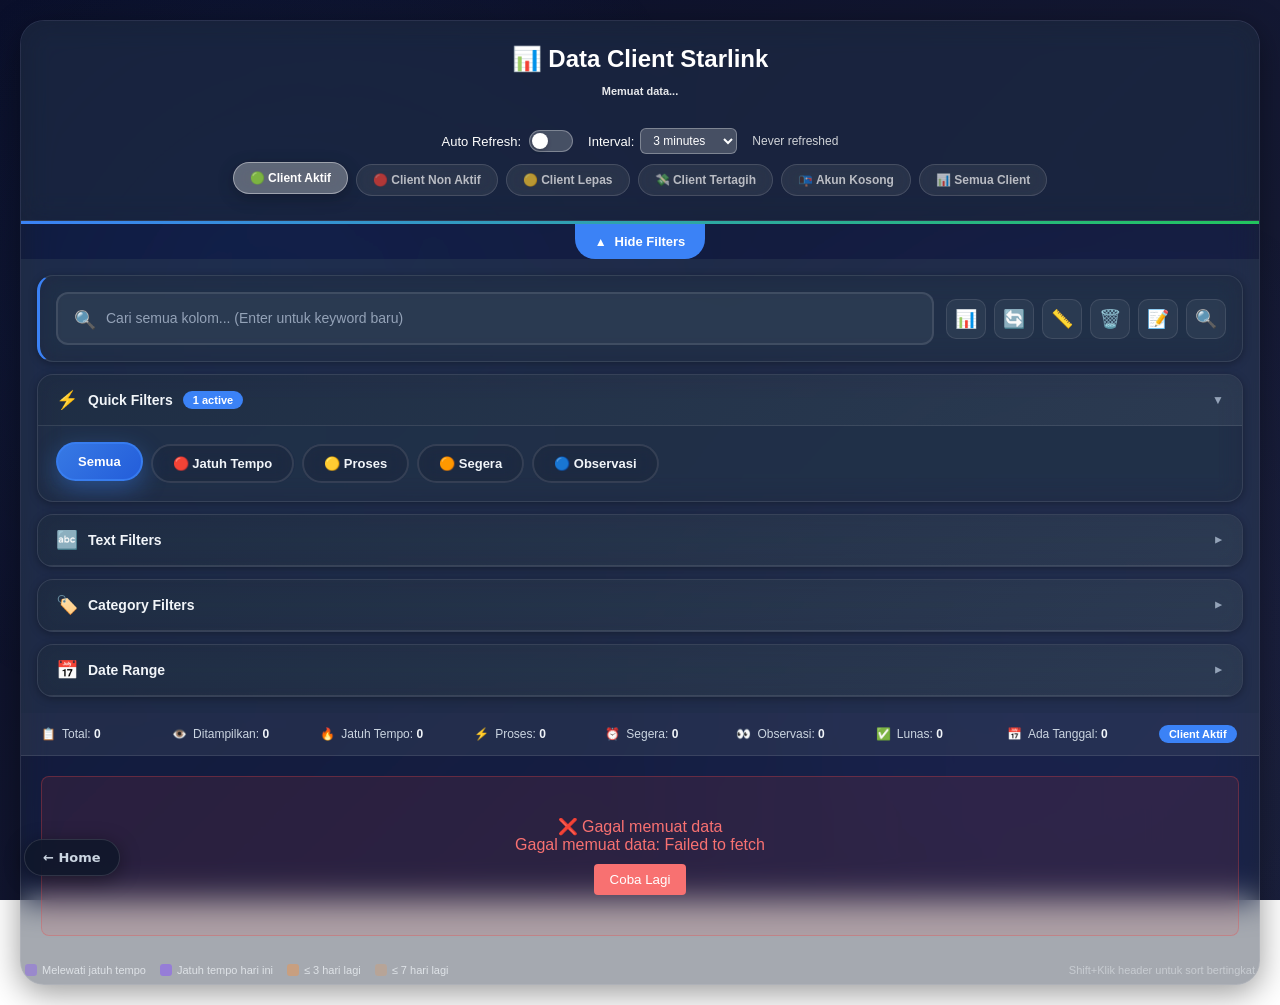
<file: data.html>
<!DOCTYPE html>
<html lang="id">
<head>
    <meta charset="UTF-8">
    <meta name="viewport" content="width=device-width, initial-scale=1.0">
    <title>Data Client Starlink - Enhanced</title>
    <style>
        /* CSS Variables for Liquid Glass Theme - iOS 26 Style */
        :root {
            --glass-bg: rgba(30, 41, 59, 0.4);
            --glass-border: rgba(255, 255, 255, 0.1);
            --glass-shadow: 0 8px 32px 0 rgba(0, 0, 0, 0.4);
            --bg-container: rgba(30, 41, 59, 0.3);
            --bg-header: rgba(30, 41, 59, 0.5);
            --bg-controls: rgba(51, 65, 85, 0.4);
            --bg-stats: rgba(71, 85, 105, 0.3);
            --bg-table-header: rgba(15, 23, 42, 0.8);
            --bg-row-even: rgba(51, 65, 85, 0.2);
            --bg-row-odd: rgba(71, 85, 105, 0.2);
            --bg-row-hover: rgba(59, 130, 246, 0.2);
            --text-primary: #f1f5f9;
            --text-secondary: #cbd5e1;
            --text-muted: #94a3b8;
            --text-white: #ffffff;
            --border-color: rgba(255, 255, 255, 0.1);
            --shadow: 0 8px 32px 0 rgba(0, 0, 0, 0.5);
            --shadow-hover: 0 8px 24px rgba(59, 130, 246, 0.4);
            --accent-blue: #3b82f6;
            --accent-green: #22c55e;
            --accent-red: #f87171;
            --accent-orange: #fbbf24;
            --accent-purple: #a78bfa;
            --card-bg: rgba(51, 65, 85, 0.3);
            --primary-color: #3b82f6;
            --primary-hover: #2563eb;
            --primary-rgb: 59, 130, 246;
        }

        * {
            margin: 0;
            padding: 0;
            box-sizing: border-box;
        }

        body {
            font-family: -apple-system, BlinkMacSystemFont, 'SF Pro Display', 'Segoe UI', sans-serif;
            min-height: 100vh;
            padding: 20px;
            color: var(--text-primary);
            position: relative;
            overflow-x: hidden;
        }

        /* Simple Dark Background with Subtle Glow - Lightweight */
        body::before {
            content: '';
            position: fixed;
            top: 0;
            left: 0;
            width: 100%;
            height: 100%;
            background: linear-gradient(135deg, #0a0e27 0%, #1a1f3a 100%);
            z-index: -2;
        }

        body::after {
            content: '';
            position: fixed;
            top: 0;
            left: 0;
            width: 100%;
            height: 100%;
            background:
                radial-gradient(circle at 20% 30%, rgba(59, 130, 246, 0.08), transparent 40%),
                radial-gradient(circle at 80% 70%, rgba(99, 102, 241, 0.06), transparent 40%);
            z-index: -1;
        }

        .container {
            max-width: 100%;
            margin: 0 auto;
            background: var(--glass-bg);
            backdrop-filter: blur(16px) saturate(180%);
            -webkit-backdrop-filter: blur(16px) saturate(180%);
            border-radius: 24px;
            box-shadow: var(--glass-shadow);
            overflow: hidden;
            transition: box-shadow 0.3s ease, transform 0.3s ease;
            border: 1px solid var(--glass-border);
            animation: floatIn 0.6s ease-out;
        }

        @keyframes floatIn {
            from {
                opacity: 0;
                transform: translateY(30px);
            }
            to {
                opacity: 1;
                transform: translateY(0);
            }
        }

        .container:hover {
            box-shadow: 0 12px 48px 0 rgba(31, 38, 135, 0.25);
            transform: translateY(-2px);
        }


        .header {
            background: var(--bg-header);
            backdrop-filter: blur(15px) saturate(180%);
            -webkit-backdrop-filter: blur(15px) saturate(180%);
            color: var(--text-white);
            padding: 24px;
            text-align: center;
            position: relative;
            border-bottom: 1px solid var(--glass-border);
        }

        .header h1 {
            font-size: 24px;
            margin-bottom: 8px;
        }

        .status-info {
            font-size: 14px;
            opacity: 0.9;
            margin-bottom: 15px;
        }

        /* Auto-refresh controls */
        .auto-refresh-container {
            display: flex;
            align-items: center;
            justify-content: center;
            gap: 15px;
            margin-top: 12px;
            font-size: 13px;
        }

        .auto-refresh-toggle {
            display: flex;
            align-items: center;
            gap: 8px;
        }

        .toggle-switch {
            position: relative;
            width: 44px;
            height: 22px;
            background: rgba(255, 255, 255, 0.2);
            border-radius: 11px;
            cursor: pointer;
            transition: all 0.3s ease;
            border: 1px solid rgba(255, 255, 255, 0.3);
        }

        .toggle-switch.active {
            background: var(--accent-green);
        }

        .toggle-slider {
            position: absolute;
            top: 2px;
            left: 2px;
            width: 16px;
            height: 16px;
            background: white;
            border-radius: 50%;
            transition: all 0.3s cubic-bezier(0.4, 0, 0.2, 1);
            box-shadow: 0 2px 4px rgba(0, 0, 0, 0.2);
        }

        .toggle-switch.active .toggle-slider {
            left: 24px;
        }

        .refresh-interval {
            display: flex;
            align-items: center;
            gap: 6px;
        }

        .refresh-interval select {
            padding: 4px 8px;
            background: rgba(255, 255, 255, 0.2);
            border: 1px solid rgba(255, 255, 255, 0.3);
            border-radius: 6px;
            color: var(--text-white);
            font-size: 12px;
            cursor: pointer;
            transition: all 0.3s ease;
        }

        .refresh-interval select:hover {
            background: rgba(255, 255, 255, 0.3);
        }

        .refresh-interval select option {
            background: var(--bg-container);
            color: var(--text-primary);
        }

        .last-updated {
            font-size: 12px;
            opacity: 0.8;
        }

        /* Progress bar */
        .progress-bar-container {
            position: relative;
            width: 100%;
            height: 3px;
            background: rgba(255, 255, 255, 0.1);
            overflow: hidden;
        }

        .progress-bar {
            height: 100%;
            background: linear-gradient(90deg, var(--accent-blue), var(--accent-green));
            width: 100%;
            transition: width 0.1s linear;
            box-shadow: 0 0 10px rgba(59, 130, 246, 0.5);
        }


        /* Sheet Selector */
        .sheet-selector {
            display: flex;
            justify-content: center;
            gap: 8px;
            margin-top: 10px;
            flex-wrap: wrap;
        }

        .sheet-tab {
            padding: 8px 16px;
            background: rgba(255, 255, 255, 0.1);
            color: var(--text-white);
            border: 1px solid rgba(255, 255, 255, 0.2);
            border-radius: 20px;
            cursor: pointer;
            font-size: 12px;
            font-weight: 600;
            transition: all 0.3s cubic-bezier(0.4, 0, 0.2, 1);
            backdrop-filter: blur(10px);
            opacity: 0.7;
            position: relative;
            overflow: hidden;
        }

        .sheet-tab::before {
            content: '';
            position: absolute;
            top: 50%;
            left: 50%;
            width: 0;
            height: 0;
            border-radius: 50%;
            background: rgba(255, 255, 255, 0.1);
            transform: translate(-50%, -50%);
            transition: width 0.6s, height 0.6s;
        }

        .sheet-tab:hover::before {
            width: 300px;
            height: 300px;
        }

        .sheet-tab:hover {
            background: rgba(255, 255, 255, 0.2);
            opacity: 0.95;
            transform: translateY(-2px) scale(1.02);
            box-shadow: 0 4px 12px rgba(0, 0, 0, 0.15);
            border-color: rgba(255, 255, 255, 0.3);
        }

        .sheet-tab:active {
            transform: translateY(0px) scale(0.98);
        }

        .sheet-tab.active {
            background: rgba(255, 255, 255, 0.3);
            opacity: 1;
            transform: translateY(-2px);
            box-shadow: 0 4px 16px rgba(0, 0, 0, 0.25);
            border-color: rgba(255, 255, 255, 0.4);
        }

        /* Category Indicators */
        .category-indicator {
            display: inline-block;
            padding: 2px 6px;
            border-radius: 10px;
            font-size: 10px;
            font-weight: 600;
            margin-left: 6px;
            text-transform: uppercase;
            letter-spacing: 0.5px;
            vertical-align: middle;
        }

        .category-aktif {
            background: #dcfce7;
            color: #166534;
            border: 1px solid #22c55e;
        }

        .category-non-aktif {
            background: #fecaca;
            color: #dc2626;
            border: 1px solid #ef4444;
        }

        .category-lepas {
            background: #fef3c7;
            color: #92400e;
            border: 1px solid #f59e0b;
        }

        .category-aktif {
            background: #166534;
            color: #dcfce7;
        }

        .category-non-aktif {
            background: #dc2626;
            color: #fecaca;
        }

        .category-lepas {
            background: #92400e;
            color: #fef3c7;
        }

        .category-tertagih {
            background: #be185d;
            color: #fce7f3;
        }

        .category-kosong {
            background: #374151;
            color: #e5e7eb;
        }

        /* Controls Toggle */
        .controls-toggle-btn {
            display: flex;
            align-items: center;
            gap: 8px;
            padding: 10px 20px;
            background: var(--accent-blue);
            color: var(--text-white);
            border: none;
            border-radius: 0 0 20px 20px;
            cursor: pointer;
            font-size: 13px;
            font-weight: 600;
            transition: all 0.3s ease;
            margin: 0 auto;
            width: fit-content;
        }

        .controls-toggle-btn:hover {
            background: #1d4ed8;
            transform: translateY(-2px);
        }

        .controls-toggle-icon {
            transition: transform 0.3s ease;
            font-size: 12px;
        }

        .controls-toggle-btn.collapsed .controls-toggle-icon {
            transform: rotate(180deg);
        }

        /* ===== MODERN COLLAPSIBLE CARD DESIGN ===== */

        .controls-modern {
            background: var(--bg-controls);
            transition: max-height 0.4s ease, padding 0.4s ease;
            overflow: hidden;
            max-height: 2000px;
        }

        .controls-modern.collapsed {
            max-height: 0;
            padding: 0;
        }

        .controls-modern-content {
            padding: 16px;
            display: flex;
            flex-direction: column;
            gap: 12px;
        }

        /* Filter Card Styling */
        .filter-card {
            background: var(--glass-bg);
            backdrop-filter: blur(12px) saturate(150%);
            -webkit-backdrop-filter: blur(12px) saturate(150%);
            border-radius: 16px;
            box-shadow: var(--glass-shadow);
            border: 1px solid var(--glass-border);
            overflow: hidden;
            transition: box-shadow 0.3s ease, transform 0.3s ease, border-color 0.3s ease;
        }

        /* Only add hover to collapsible cards, NOT search card */
        .filter-card:not(.search-card):hover {
            box-shadow: 0 12px 32px rgba(59, 130, 246, 0.25);
            transform: translateY(-2px);
            border-color: rgba(59, 130, 246, 0.4);
        }

        .search-card {
            border-left: 3px solid var(--accent-blue);
            /* Search card NEVER has hover effects - contains interactive buttons */
        }

        .search-card:hover {
            transform: none !important;
        }

        .search-card-content {
            display: flex;
            gap: 12px;
            align-items: center;
            padding: 16px;
        }

        /* Filter Card Header */
        .filter-card-header {
            padding: 14px 18px;
            background: linear-gradient(135deg, var(--bg-container) 0%, var(--bg-stats) 100%);
            border-bottom: 1px solid var(--border-color);
            cursor: pointer;
            display: flex;
            justify-content: space-between;
            align-items: center;
            user-select: none;
            transition: all 0.3s cubic-bezier(0.4, 0, 0.2, 1);
            position: relative;
            overflow: hidden;
        }

        .filter-card-header::before {
            content: '';
            position: absolute;
            top: 0;
            left: -100%;
            width: 100%;
            height: 100%;
            background: linear-gradient(90deg, transparent, rgba(37, 99, 235, 0.1), transparent);
            transition: left 0.5s;
        }

        .filter-card-header:hover::before {
            left: 100%;
        }

        .filter-card-header:hover {
            background: var(--bg-stats);
            box-shadow: inset 0 -2px 4px rgba(0, 0, 0, 0.05);
        }

        .filter-card-header:active {
            transform: scale(0.98);
        }

        .filter-card-title {
            display: flex;
            align-items: center;
            gap: 10px;
            font-weight: 600;
            font-size: 14px;
            color: var(--text-primary);
        }

        .card-icon {
            font-size: 18px;
            display: flex;
            align-items: center;
            justify-content: center;
        }

        .collapse-icon {
            font-size: 12px;
            color: var(--text-muted);
            transition: all 0.3s cubic-bezier(0.4, 0, 0.2, 1);
        }

        .filter-card-header:hover .collapse-icon {
            transform: scale(1.2);
            color: var(--accent-blue);
        }

        .filter-card.collapsed .collapse-icon {
            transform: rotate(-90deg);
        }

        .filter-card.collapsed .filter-card-header:hover .collapse-icon {
            transform: rotate(-90deg) scale(1.2);
        }

        /* Filter Badge */
        .filter-badge {
            background: var(--accent-blue);
            color: white;
            padding: 3px 10px;
            border-radius: 12px;
            font-size: 11px;
            font-weight: 600;
            animation: badgePulse 2s ease-in-out infinite;
        }

        .filter-badge.hidden {
            display: none;
        }

        @keyframes badgePulse {
            0%, 100% { opacity: 1; }
            50% { opacity: 0.7; }
        }

        /* Filter Card Content */
        .filter-card-content {
            max-height: 500px;
            overflow: hidden;
            transition: max-height 0.3s cubic-bezier(0.4, 0, 0.2, 1), padding 0.3s ease;
            padding: 18px;
        }

        .filter-card.collapsed .filter-card-content {
            max-height: 0;
            padding: 0 18px;
        }

        /* Modern Search Box */
        .search-box-modern {
            position: relative;
            display: flex;
            align-items: flex-start;
            background: var(--bg-stats);
            border: 2px solid var(--border-color);
            border-radius: 12px;
            padding: 4px 4px 4px 16px;
            transition: all 0.3s ease;
            flex: 1;
        }

        .search-box-modern:focus-within {
            border-color: var(--accent-blue);
            box-shadow: 0 0 0 4px rgba(37, 99, 235, 0.1);
            background: var(--bg-container);
        }

        .search-icon-modern {
            font-size: 18px;
            margin-right: 10px;
            color: var(--text-muted);
        }

        .search-input-modern {
            flex: 1;
            border: none;
            background: transparent;
            outline: none;
            font-size: 14px;
            color: var(--text-primary);
            padding: 10px 0;
            resize: none;
            min-height: 40px;
            max-height: 140px;
            overflow-y: auto;
            line-height: 1.5;
            font-family: inherit;
            scrollbar-width: thin;
        }

        .search-input-modern::placeholder {
            color: var(--text-muted);
        }

        .search-icon-modern {
            padding-top: 11px;
        }

        .search-multi-hint {
            font-size: 10px;
            color: var(--text-muted);
            padding: 2px 12px 6px 48px;
            opacity: 0.7;
        }

        .search-clear-btn-modern {
            background: var(--text-muted);
            color: white;
            border: none;
            border-radius: 50%;
            width: 26px;
            height: 26px;
            font-size: 16px;
            cursor: pointer;
            display: none;
            align-items: center;
            justify-content: center;
            transition: all 0.2s ease;
            margin-left: 8px;
        }

        .search-clear-btn-modern:hover {
            background: var(--accent-red);
            transform: scale(1.1);
        }

        /* Control Buttons Modern */
        .control-buttons-modern {
            display: flex;
            gap: 8px;
            flex-wrap: wrap;
            position: relative;
        }

        .btn-modern {
            background: var(--bg-stats);
            border: 1px solid var(--border-color);
            border-radius: 10px;
            padding: 10px 16px;
            font-size: 14px;
            font-weight: 500;
            color: var(--text-primary);
            cursor: pointer;
            transition: all 0.3s cubic-bezier(0.4, 0, 0.2, 1);
            display: flex;
            align-items: center;
            gap: 6px;
            user-select: none;
            -webkit-tap-highlight-color: transparent;
            position: relative;
            overflow: hidden;
        }

        .btn-modern::before {
            content: '';
            position: absolute;
            top: 50%;
            left: 50%;
            width: 0;
            height: 0;
            border-radius: 50%;
            background: rgba(37, 99, 235, 0.2);
            transform: translate(-50%, -50%);
            transition: width 0.6s, height 0.6s;
        }

        .btn-modern:hover::before {
            width: 300px;
            height: 300px;
        }

        .btn-modern:hover {
            background: var(--accent-blue);
            color: white;
            transform: translateY(-2px) scale(1.02);
            box-shadow: 0 6px 16px rgba(37, 99, 235, 0.3);
            border-color: var(--accent-blue);
        }

        .btn-modern:active {
            transform: translateY(0) scale(0.98);
        }

        .btn-icon {
            width: 40px;
            height: 40px;
            padding: 0;
            justify-content: center;
        }

        .btn-icon span {
            font-size: 18px;
        }

        .btn-clear-all:hover {
            background: var(--accent-red);
        }

        /* Quick Filters Modern */
        .quick-filters-modern {
            display: flex;
            flex-wrap: wrap;
            gap: 8px;
        }

        .filter-chip {
            background: var(--glass-bg);
            backdrop-filter: blur(10px) saturate(180%);
            -webkit-backdrop-filter: blur(10px) saturate(180%);
            border: 2px solid var(--glass-border);
            border-radius: 24px;
            padding: 10px 20px;
            font-size: 13px;
            font-weight: 600;
            color: var(--text-primary);
            cursor: pointer;
            transition: all 0.4s cubic-bezier(0.4, 0, 0.2, 1);
            white-space: nowrap;
            position: relative;
            overflow: hidden;
        }

        .filter-chip::before {
            content: '';
            position: absolute;
            top: 50%;
            left: 50%;
            width: 0;
            height: 0;
            border-radius: 50%;
            background: rgba(37, 99, 235, 0.1);
            transform: translate(-50%, -50%);
            transition: width 0.6s, height 0.6s;
        }

        .filter-chip:hover::before {
            width: 300px;
            height: 300px;
        }

        .filter-chip:hover {
            border-color: rgba(59, 130, 246, 0.6);
            background: rgba(59, 130, 246, 0.15);
            transform: translateY(-3px) scale(1.03);
            box-shadow: 0 8px 20px rgba(59, 130, 246, 0.3);
        }

        .filter-chip:active {
            transform: translateY(0px) scale(0.96);
        }

        .filter-chip.active {
            background: linear-gradient(135deg, rgba(59, 130, 246, 0.9), rgba(37, 99, 235, 0.9));
            backdrop-filter: blur(15px) saturate(200%);
            -webkit-backdrop-filter: blur(15px) saturate(200%);
            border-color: rgba(59, 130, 246, 0.8);
            color: white;
            transform: translateY(-2px);
            box-shadow: 0 8px 24px rgba(59, 130, 246, 0.4);
        }

        /* Category Quick Filter Rows */
        .category-quick-filters {
            display: flex;
            flex-direction: column;
            gap: 8px;
            margin-bottom: 14px;
        }
        .category-quick-filters-row {
            display: flex;
            flex-wrap: wrap;
            gap: 7px;
            align-items: center;
        }
        .category-quick-filters-label {
            font-size: 11px;
            font-weight: 600;
            color: var(--text-secondary);
            text-transform: uppercase;
            letter-spacing: 0.05em;
            min-width: 44px;
        }
        .cat-chip {
            border-radius: 16px;
            padding: 5px 13px;
            font-size: 12px;
            font-weight: 600;
            cursor: pointer;
            border: 1.5px solid transparent;
            transition: all 0.25s ease;
            white-space: nowrap;
            background: var(--glass-bg);
            color: var(--text-primary);
            border-color: var(--glass-border);
        }
        .cat-chip:hover {
            transform: translateY(-1px);
            box-shadow: 0 4px 12px rgba(0,0,0,0.2);
        }
        .cat-chip.active {
            color: #fff;
            border-color: transparent;
        }
        /* Status chip colors */
        .cat-chip[data-status="Ready"].active        { background: linear-gradient(135deg,#10b981,#059669); box-shadow: 0 4px 12px rgba(16,185,129,0.4); }
        .cat-chip[data-status="Confirmed"].active    { background: linear-gradient(135deg,#3b82f6,#2563eb); box-shadow: 0 4px 12px rgba(59,130,246,0.4); }
        .cat-chip[data-status="Segera"].active       { background: linear-gradient(135deg,#f59e0b,#d97706); box-shadow: 0 4px 12px rgba(245,158,11,0.4); }
        .cat-chip[data-status="Paid"].active         { background: linear-gradient(135deg,#8b5cf6,#7c3aed); box-shadow: 0 4px 12px rgba(139,92,246,0.4); }
        /* Paket chip colors */
        .cat-chip[data-paket="Regular"].active       { background: linear-gradient(135deg,#06b6d4,#0891b2); box-shadow: 0 4px 12px rgba(6,182,212,0.4); }
        .cat-chip[data-paket="Lite"].active          { background: linear-gradient(135deg,#f97316,#ea580c); box-shadow: 0 4px 12px rgba(249,115,22,0.4); }
        .cat-chip[data-paket="Roam"].active          { background: linear-gradient(135deg,#ec4899,#db2777); box-shadow: 0 4px 12px rgba(236,72,153,0.4); }
        .cat-chip[data-paket="International"].active { background: linear-gradient(135deg,#6366f1,#4f46e5); box-shadow: 0 4px 12px rgba(99,102,241,0.4); }

        /* Filter Grid */
        .filter-grid {
            display: grid;
            grid-template-columns: repeat(auto-fit, minmax(200px, 1fr));
            gap: 16px;
        }

        .filter-input-group {
            display: flex;
            flex-direction: column;
            gap: 8px;
        }

        .filter-label {
            font-size: 12px;
            font-weight: 600;
            color: var(--text-secondary);
            text-transform: uppercase;
            letter-spacing: 0.5px;
        }

        .input-wrapper {
            position: relative;
            display: flex;
            align-items: center;
        }

        .filter-input {
            width: 100%;
            padding: 10px 35px 10px 12px;
            border: 2px solid var(--border-color);
            border-radius: 8px;
            font-size: 13px;
            background: var(--bg-stats);
            color: var(--text-primary);
            transition: all 0.3s cubic-bezier(0.4, 0, 0.2, 1);
            box-sizing: border-box;
        }

        .filter-input:hover {
            border-color: rgba(37, 99, 235, 0.4);
            background: var(--bg-surface);
        }

        .filter-input:focus {
            outline: none;
            transform: translateY(-1px);
            box-shadow: 0 4px 12px rgba(37, 99, 235, 0.15);
            border-color: var(--accent-blue);
            background: var(--bg-container);
            box-shadow: 0 0 0 3px rgba(37, 99, 235, 0.1);
        }

        .input-clear-btn {
            position: absolute;
            right: 8px;
            background: var(--text-muted);
            color: white;
            border: none;
            border-radius: 50%;
            width: 22px;
            height: 22px;
            font-size: 14px;
            cursor: pointer;
            display: none;
            align-items: center;
            justify-content: center;
            transition: all 0.2s ease;
        }

        .input-clear-btn:hover {
            background: var(--accent-red);
            transform: scale(1.1);
        }

        /* Date Range Modern */
        .date-range-modern {
            display: flex;
            align-items: center;
            gap: 12px;
        }

        .date-input {
            flex: 1;
            padding: 10px 12px;
            border: 2px solid var(--border-color);
            border-radius: 8px;
            font-size: 13px;
            background: var(--bg-stats);
            color: var(--text-primary);
            transition: all 0.2s ease;
            box-sizing: border-box;
        }

        .date-input:focus {
            outline: none;
            border-color: var(--accent-blue);
            background: var(--bg-container);
            box-shadow: 0 0 0 3px rgba(37, 99, 235, 0.1);
        }

        .date-separator {
            font-size: 18px;
            color: var(--text-muted);
            font-weight: bold;
        }

        .filter-card {
            box-shadow: 0 2px 8px rgba(0, 0, 0, 0.3);
        }

        .filter-card:hover {
            box-shadow: 0 4px 12px rgba(0, 0, 0, 0.5);
        }

        /* Responsive Design for Modern Cards */
        @media (max-width: 768px) {
            .controls-modern-content {
                padding: 12px;
                gap: 10px;
            }

            .search-card-content {
                flex-direction: column;
                align-items: stretch;
                padding: 14px;
            }

            .filter-card-header {
                padding: 12px 14px;
            }

            .filter-card-content {
                padding: 14px;
            }

            .filter-grid {
                grid-template-columns: 1fr;
                gap: 12px;
            }

            .control-buttons-modern {
                width: 100%;
                justify-content: space-between;
            }

            .btn-icon {
                width: 36px;
                height: 36px;
            }
        }

        @media (max-width: 480px) {
            .controls-modern-content {
                padding: 10px;
                gap: 8px;
            }

            .search-card-content {
                padding: 12px;
                gap: 10px;
            }

            .filter-card {
                border-radius: 10px;
            }

            .filter-card-header {
                padding: 10px 12px;
                font-size: 13px;
            }

            .filter-card-content {
                padding: 12px;
            }

            .search-box-modern {
                padding: 3px 3px 3px 12px;
            }

            .search-input-modern {
                font-size: 13px;
            }

            .btn-icon {
                width: 34px;
                height: 34px;
            }

            .btn-icon span {
                font-size: 16px;
            }

            .filter-chip {
                padding: 6px 12px;
                font-size: 12px;
            }
        }

        /* ===== END MODERN DESIGN ===== */

        .controls {
            background: var(--bg-controls);
            border-bottom: 1px solid var(--border-color);
            transition: max-height 0.4s ease, padding 0.4s ease;
            overflow: hidden;
            max-height: 1000px;
        }

        .controls.collapsed {
            max-height: 0;
            padding: 0;
            border-bottom: none;
        }

        .controls-content {
            padding: 15px 20px;
        }

        .search-section {
            display: grid;
            grid-template-columns: 1fr auto;
            gap: 12px;
            margin-bottom: 12px;
            align-items: center;
        }

        .search-box {
            position: relative;
        }

        .search-box input {
            width: 100%;
            padding: 10px 60px 10px 14px; /* Increased right padding for both icons */
            border: 2px solid var(--border-color);
            border-radius: 8px;
            font-size: 14px;
            transition: border-color 0.3s ease, box-shadow 0.3s ease;
            background: var(--bg-container);
            color: var(--text-primary);
            box-sizing: border-box;
        }

        .search-box input:focus {
            outline: none;
            border-color: var(--accent-blue);
            box-shadow: 0 0 0 3px rgba(37, 99, 235, 0.1);
        }

        .search-icon {
            position: absolute;
            right: 36px; /* Moved left to make room for clear button */
            top: 50%;
            transform: translateY(-50%);
            color: var(--text-muted);
            pointer-events: none;
        }

        /* Clear button for search inputs */
        .search-clear-btn {
            position: absolute;
            right: 8px;
            top: 50%;
            transform: translateY(-50%);
            background: var(--text-muted);
            color: var(--text-white);
            border: none;
            border-radius: 50%;
            width: 20px;
            height: 20px;
            font-size: 12px;
            cursor: pointer;
            display: none;
            align-items: center;
            justify-content: center;
            transition: all 0.2s ease;
            z-index: 10;
        }

        .search-clear-btn:hover {
            background: var(--accent-red);
            transform: translateY(-50%) scale(1.1);
        }

        .search-clear-btn.show {
            display: flex;
        }

        .control-buttons {
            display: flex;
            gap: 10px;
            position: relative;
        }

        .btn {
            padding: 10px 16px;
            border: none;
            border-radius: 8px;
            cursor: pointer;
            font-weight: 600;
            font-size: 13px;
            transition: all 0.3s ease;
            display: flex;
            align-items: center;
            gap: 6px;
        }

        .btn:hover {
            transform: translateY(-1px);
        }

        .btn-primary { background: var(--accent-blue); color: var(--text-white); }
        .btn-success { background: var(--accent-green); color: var(--text-white); }
        .btn-purple { background: var(--accent-purple); color: var(--text-white); }

        .btn-primary:hover { background: #1d4ed8; }
        .btn-success:hover { background: #059669; }
        .btn-purple:hover { background: #7c3aed; }

        /* Column Dropdown - INSTANT DISPLAY (NO TRANSITIONS) */
        .column-dropdown {
            position: fixed;
            background: var(--bg-container);
            border: 1px solid var(--border-color);
            border-radius: 12px;
            box-shadow: 0 8px 24px rgba(0, 0, 0, 0.15);
            z-index: 10000;
            min-width: 280px;
            max-width: 320px;
            max-height: 450px;
            overflow-y: auto;
            display: none;
            /* NO transitions - instant show/hide to prevent flickering */
        }

        .column-dropdown.show {
            display: block;
        }

        /* Custom Copy Dropdown */
        .custom-copy-dropdown {
            position: fixed;
            background: var(--bg-container);
            border: 1px solid var(--border-color);
            border-radius: 12px;
            box-shadow: 0 8px 24px rgba(0, 0, 0, 0.15);
            z-index: 10000;
            min-width: 260px;
            max-width: 300px;
            display: none;
        }

        .custom-copy-dropdown.show {
            display: block;
        }

        .custom-copy-hint {
            margin: 0 0 6px 0;
            font-size: 12px;
            color: var(--text-muted);
        }

        .custom-copy-body {
            padding: 10px 12px;
        }

        .custom-copy-execute-btn {
            flex: 1;
            padding: 6px 12px;
            border: none;
            border-radius: 4px;
            cursor: pointer;
            font-size: 12px;
            font-weight: 600;
            background: var(--accent-blue);
            color: var(--text-white);
            transition: all 0.2s ease;
        }

        .custom-copy-execute-btn:hover {
            opacity: 0.85;
            transform: translateY(-1px);
        }

        .custom-copy-execute-btn:active {
            transform: translateY(0);
        }

        .column-dropdown-header {
            padding: 12px 16px;
            background: var(--bg-header);
            color: var(--text-white);
            font-weight: 600;
            font-size: 14px;
            display: flex;
            justify-content: space-between;
            align-items: center;
        }

        .column-dropdown-content {
            padding: 8px;
        }

        .column-item {
            display: flex;
            align-items: center;
            gap: 8px;
            padding: 6px 10px;
            border-radius: 6px;
            cursor: pointer;
            transition: all 0.2s ease;
            font-size: 13px;
        }

        .column-item:hover {
            background: var(--bg-stats);
        }

        .column-actions {
            padding: 8px 12px;
            border-top: 1px solid var(--border-color);
            display: flex;
            gap: 8px;
        }

        .column-action-btn {
            flex: 1;
            padding: 6px 12px;
            border: none;
            border-radius: 4px;
            cursor: pointer;
            font-size: 12px;
            font-weight: 600;
            transition: all 0.3s ease;
        }

        .select-all { background: var(--accent-green); color: var(--text-white); }
        .hide-all { background: var(--accent-red); color: var(--text-white); }

        /* Quick Filters */
        .quick-filters {
            display: flex;
            flex-wrap: wrap;
            gap: 8px;
            margin-bottom: 12px;
            justify-content: center;
        }

        .filter-btn {
            padding: 6px 14px;
            border: 2px solid var(--border-color);
            background: var(--bg-container);
            border-radius: 18px;
            cursor: pointer;
            font-size: 12px;
            font-weight: 600;
            transition: all 0.3s ease;
            color: var(--text-muted);
        }

        .filter-btn:hover, .filter-btn.active {
            border-color: var(--accent-blue);
            background: var(--accent-blue);
            color: var(--text-white);
        }

        .clear-filters {
            padding: 6px 14px;
            background: var(--accent-red);
            color: var(--text-white);
            border: none;
            border-radius: 18px;
            cursor: pointer;
            font-size: 12px;
            font-weight: 600;
            transition: all 0.3s ease;
        }

        .clear-filters:hover {
            background: #dc2626;
        }

        /* Column Filters */
        .column-filters {
            display: grid;
            grid-template-columns: repeat(auto-fit, minmax(180px, 1fr));
            gap: 12px;
            padding-top: 12px;
            border-top: 1px solid var(--border-color);
            width: 100%;
            box-sizing: border-box;
        }

        .filter-group {
            display: flex;
            flex-direction: column;
            gap: 4px;
            min-width: 0;
        }

        .filter-group label {
            font-size: 11px;
            font-weight: 600;
            color: var(--text-primary);
            text-transform: uppercase;
            letter-spacing: 0.5px;
        }

        .filter-group input, .filter-group select {
            padding: 7px 10px;
            border: 1px solid var(--border-color);
            border-radius: 6px;
            font-size: 13px;
            transition: border-color 0.3s ease;
            background: var(--bg-container);
            color: var(--text-primary);
            box-sizing: border-box;
            width: 100%;
        }

        .filter-group input:focus, .filter-group select:focus {
            outline: none;
            border-color: var(--accent-blue);
        }

        /* Checkbox Filters */
        .checkbox-filter-container {
            background: var(--bg-container);
            border: 1px solid var(--border-color);
            border-radius: 6px;
            max-height: 120px;
            overflow-y: auto;
        }

        .checkbox-filter-header {
            position: sticky;
            top: 0;
            background: var(--bg-stats);
            padding: 6px 10px;
            border-bottom: 1px solid var(--border-color);
            font-size: 11px;
            font-weight: 600;
            display: flex;
            justify-content: space-between;
            align-items: center;
        }

        .checkbox-filter-toggle {
            font-size: 10px;
            color: var(--accent-blue);
            cursor: pointer;
            padding: 2px 6px;
            border-radius: 3px;
            border: 1px solid var(--accent-blue);
            background: transparent;
            transition: all 0.2s ease;
        }

        .checkbox-filter-toggle:hover {
            background: var(--accent-blue);
            color: var(--text-white);
        }

        .checkbox-filter-content {
            padding: 6px;
        }

        .checkbox-filter-item {
            display: flex;
            align-items: center;
            gap: 6px;
            padding: 4px 6px;
            border-radius: 4px;
            transition: background 0.2s ease;
            cursor: pointer;
        }

        .checkbox-filter-item:hover {
            background: var(--bg-stats);
        }

        .checkbox-filter-count {
            font-size: 10px;
            color: var(--text-muted);
            background: var(--bg-stats);
            padding: 1px 6px;
            border-radius: 10px;
            min-width: 20px;
            text-align: center;
        }

        .date-range-group {
            display: flex;
            gap: 6px;
            align-items: center;
        }

        .date-range-group input {
            flex: 1;
            min-width: 100px;
        }

        .date-range-separator {
            color: var(--text-muted);
            font-weight: 600;
            font-size: 12px;
        }

        /* Stats */
        .stats {
            padding: 12px 20px;
            background: var(--bg-stats);
            border-bottom: 1px solid var(--border-color);
            display: flex;
            justify-content: space-between;
            align-items: center;
            flex-wrap: wrap;
            gap: 8px;
        }

        .stat-item {
            display: flex;
            align-items: center;
            gap: 6px;
            font-size: 12px;
            color: var(--text-secondary);
            min-width: 80px;
        }

        .stat-number {
            font-weight: 700;
            color: var(--text-primary);
        }

        .current-sheet-indicator {
            background: var(--accent-blue);
            color: var(--text-white);
            padding: 3px 10px;
            border-radius: 12px;
            font-size: 11px;
            font-weight: 600;
        }

        /* Table */
        .table-container {
            overflow-x: auto;
            overflow-y: auto;
            max-height: 75vh;
            scroll-behavior: smooth;
            border-radius: 0 0 12px 12px;
        }

        .table-container::-webkit-scrollbar {
            height: 12px;
            width: 12px;
        }

        .table-container::-webkit-scrollbar-track {
            background: var(--bg-controls);
            border-radius: 6px;
        }

        .table-container::-webkit-scrollbar-thumb {
            background: var(--accent-blue);
            border-radius: 6px;
            border: 2px solid var(--bg-controls);
        }

        .table-container::-webkit-scrollbar-thumb:hover {
            background: #1d4ed8;
        }

        table {
            width: 100%;
            min-width: 3000px;
            border-collapse: collapse;
            font-size: 13px;
        }

        th {
            background: var(--bg-table-header);
            backdrop-filter: blur(8px);
            -webkit-backdrop-filter: blur(8px);
            color: var(--text-white);
            padding: 14px 10px;
            text-align: center;
            vertical-align: middle;
            font-weight: 700;
            position: sticky;
            top: 0;
            z-index: 10;
            white-space: nowrap;
            font-size: 11px;
            border-bottom: 1px solid var(--glass-border);
            min-width: 80px;
            cursor: pointer;
            user-select: none;
            transition: background 0.2s ease;
        }

        th:hover {
            background: rgba(15, 23, 42, 1);
        }

        th.sortable {
            padding-right: 25px;
        }

        th .sort-icon {
            position: absolute;
            right: 8px;
            top: 50%;
            transform: translateY(-50%);
            font-size: 10px;
            opacity: 0.6;
        }

        th.sort-asc .sort-icon::after {
            content: "▲";
            opacity: 1;
        }

        th.sort-desc .sort-icon::after {
            content: "▼";
            opacity: 1;
        }

        th:not(.sort-asc):not(.sort-desc) .sort-icon::after {
            content: "⇅";
        }

        td {
            padding: 12px 8px;
            border-bottom: 1px solid var(--border-color);
            text-align: center;
            vertical-align: middle;
            white-space: nowrap;
            font-size: 12px;
            line-height: 1.4;
            transition: all 0.2s ease;
            min-width: 80px;
            max-width: 400px;
            overflow: hidden;
            text-overflow: ellipsis;
        }

        td.text-left {
            text-align: left;
            padding-left: 12px;
        }

        /* Compact columns - Nama, Login Starlink, Login Alternatif, Email */
        td.compact-cell {
            max-width: 150px;
            overflow: hidden;
            text-overflow: ellipsis;
            white-space: nowrap;
            cursor: help;
            position: relative; /* selalu relative agar ::after bisa absolute */
        }

        /* Tooltip — muncul saat hover (desktop) ATAU focus (mobile tap) */
        td.compact-cell:hover::after,
        td.compact-cell:focus::after,
        td.compact-cell:focus-within::after {
            content: attr(data-full-text);
            position: absolute;
            left: 0;
            top: 100%;
            background: var(--bg-container);
            border: 1px solid var(--glass-border);
            border-radius: 8px;
            padding: 8px 12px;
            white-space: normal;
            word-break: break-all;
            max-width: 300px;
            min-width: 150px;
            z-index: 1000;
            box-shadow: 0 4px 16px rgba(0, 0, 0, 0.3);
            backdrop-filter: blur(10px);
            font-size: 11px;
            margin-top: 4px;
            pointer-events: none;
        }

        tr:nth-child(even) {
            background: var(--bg-row-even);
        }
        tr:nth-child(odd) {
            background: var(--bg-row-odd);
        }

        tr {
            transition: background 0.2s ease, box-shadow 0.2s ease;
        }

        tr:hover {
            background: var(--bg-row-hover) !important;
            box-shadow: 0 2px 8px rgba(59, 130, 246, 0.2);
            cursor: pointer;
        }

        /* Data containers in cells */
        .line-with-copy, .single-data-box {
            position: relative;
            padding: 4px 25px 4px 6px;
            margin: 2px auto;
            background: rgba(0, 0, 0, 0.05);
            border: 1px solid rgba(0, 0, 0, 0.08);
            border-radius: 6px;
            font-size: 11px;
            transition: all 0.2s ease;
            white-space: nowrap;
            overflow: visible;
            width: auto;
            max-width: calc(100% - 8px);
            display: flex;
            align-items: center;
            justify-content: center;
            min-height: 24px;
        }

        .line-with-copy:hover, .single-data-box:hover {
            background: rgba(0, 0, 0, 0.08);
            border-color: rgba(0, 0, 0, 0.12);
            z-index: 100;
            box-shadow: var(--shadow);
        }

        .line-with-copy,
        .single-data-box {
            background: rgba(255, 255, 255, 0.05);
            border-color: rgba(255, 255, 255, 0.08);
        }

        .line-with-copy:hover,
        .single-data-box:hover {
            background: rgba(255, 255, 255, 0.1);
            border-color: rgba(255, 255, 255, 0.15);
        }

        .copy-btn {
            position: absolute;
            top: 50%;
            right: 26px;
            transform: translateY(-50%);
            background: linear-gradient(135deg,
                rgba(59, 130, 246, 0.9),
                rgba(37, 99, 235, 0.9));
            backdrop-filter: blur(10px) saturate(180%);
            -webkit-backdrop-filter: blur(10px) saturate(180%);
            color: var(--text-white);
            border: 1px solid rgba(255, 255, 255, 0.2);
            border-radius: 6px;
            padding: 2px 3px;
            font-size: 9px;
            cursor: pointer;
            opacity: 0;
            transition: all 0.3s cubic-bezier(0.4, 0, 0.2, 1);
            z-index: 6;
            width: 18px;
            height: 18px;
            display: flex;
            align-items: center;
            justify-content: center;
            box-shadow: 0 2px 8px rgba(59, 130, 246, 0.3);
        }

        .copy-btn:hover {
            transform: translateY(-50%) scale(1.15);
            box-shadow: 0 4px 12px rgba(59, 130, 246, 0.5);
            background: linear-gradient(135deg,
                rgba(59, 130, 246, 1),
                rgba(37, 99, 235, 1));
        }

        .copy-btn.copied {
            animation: copySuccess 0.6s ease;
            background: var(--accent-green) !important;
        }

        @keyframes copySuccess {
            0% { transform: translateY(-50%) scale(1); }
            50% { transform: translateY(-50%) scale(1.3); }
            100% { transform: translateY(-50%) scale(1); }
        }

        .copy-btn.wa-btn {
            background: #25d366;
        }

        .copy-btn.wa-btn:hover {
            background: #128c7e;
        }

        td:hover .copy-btn,
        .line-with-copy:hover .copy-btn,
        .single-data-box:hover .copy-btn {
            opacity: 1;
        }

        /* Info button */
        .info-btn {
            position: absolute;
            top: 50%;
            right: 2px;
            transform: translateY(-50%);
            background: linear-gradient(135deg,
                rgba(139, 92, 246, 0.9),
                rgba(124, 58, 237, 0.9));
            backdrop-filter: blur(10px) saturate(180%);
            -webkit-backdrop-filter: blur(10px) saturate(180%);
            color: var(--text-white);
            border: 1px solid rgba(255, 255, 255, 0.2);
            border-radius: 6px;
            padding: 2px 3px;
            font-size: 9px;
            cursor: pointer;
            opacity: 0;
            transition: all 0.3s cubic-bezier(0.4, 0, 0.2, 1);
            z-index: 7;
            width: 18px;
            height: 18px;
            display: flex;
            box-shadow: 0 2px 8px rgba(139, 92, 246, 0.3);
            align-items: center;
            justify-content: center;
        }

        .info-btn:hover {
            transform: translateY(-50%) scale(1.15);
            box-shadow: 0 4px 12px rgba(139, 92, 246, 0.5);
            background: linear-gradient(135deg,
                rgba(139, 92, 246, 1),
                rgba(124, 58, 237, 1));
        }

        td:hover .info-btn,
        .line-with-copy:hover .info-btn,
        .single-data-box:hover .info-btn {
            opacity: 1;
        }

        /* Mobile responsive for buttons */
        @media (max-width: 768px) {
            .copy-btn,
            .copy-btn.wa-btn {
                right: 22px !important;
                width: 16px !important;
                min-width: 16px !important;
                max-width: 16px !important;
                height: 16px !important;
                min-height: 16px !important;
                max-height: 16px !important;
                font-size: 8px !important;
                padding: 0px !important;
                border-radius: 3px !important;
                line-height: 1 !important;
            }

            .info-btn {
                right: 2px !important;
                width: 16px !important;
                min-width: 16px !important;
                max-width: 16px !important;
                height: 16px !important;
                min-height: 16px !important;
                max-height: 16px !important;
                font-size: 8px !important;
                padding: 0px !important;
                border-radius: 3px !important;
                line-height: 1 !important;
            }
        }

        @media (max-width: 480px) {
            .copy-btn,
            .copy-btn.wa-btn {
                right: 20px !important;
                width: 14px !important;
                min-width: 14px !important;
                max-width: 14px !important;
                height: 14px !important;
                min-height: 14px !important;
                max-height: 14px !important;
                font-size: 7px !important;
                padding: 0px !important;
                border-radius: 3px !important;
                line-height: 1 !important;
            }

            .info-btn {
                right: 2px !important;
                width: 14px !important;
                min-width: 14px !important;
                max-width: 14px !important;
                height: 14px !important;
                min-height: 14px !important;
                max-height: 14px !important;
                font-size: 7px !important;
                padding: 0px !important;
                border-radius: 3px !important;
                line-height: 1 !important;
            }
        }

        /* Disable hover scaling on touch devices */
        @media (hover: none) and (pointer: coarse) {
            .copy-btn:hover {
                transform: translateY(-50%) scale(1) !important;
            }

            .info-btn:hover {
                transform: translateY(-50%) scale(1) !important;
            }

            .copy-btn.copied {
                transform: translateY(-50%) scale(1) !important;
            }
        }

        /* Status badge colors - Consistent styling for all statuses */

        /* Base status badge styling */
        [class*="status-"] {
            padding: 4px 8px;
            border-radius: 4px;
            font-weight: 600;
            font-size: 11px;
            display: inline-block;
            text-align: center;
            vertical-align: middle;
        }

        /* Positive statuses (Green spectrum - each unique) */
        .status-active { background: #047857; color: #d1fae5; }        /* Forest Green */
        .status-paid { background: #059669; color: #d1fae5; }          /* Emerald */
        .status-lunas { background: #16a34a; color: #dcfce7; }         /* Green */
        .status-credited { background: #0d9488; color: #ccfbf1; }      /* Teal */
        .status-confirmed { background: #65a30d; color: #ecfccb; }     /* Lime Green */

        /* Neutral/Waiting statuses (Blue spectrum - each unique) */
        .status-ready { background: #1e3a8a; color: #dbeafe; }         /* Navy */
        .status-planned { background: #1d4ed8; color: #dbeafe; }       /* Royal Blue */
        .status-standby { background: #4338ca; color: #e0e7ff; }       /* Indigo */

        /* In Progress statuses (Orange/Yellow spectrum - each unique) */
        .status-pending { background: #ea580c; color: #ffedd5; }       /* Orange */
        .status-belum { background: #d97706; color: #fef3c7; }         /* Amber */
        .status-migration { background: #f59e0b; color: #fef3c7; }     /* Yellow-Orange */

        /* Negative statuses (Red spectrum - each unique) */
        .status-suspended { background: #991b1b; color: #fef2f2; }     /* Dark Red */
        .status-cancel { background: #dc2626; color: #fee2e2; }        /* Crimson */
        .status-inactive { background: #7f1d1d; color: #fef2f2; }      /* Maroon */

        /* Special statuses (each unique color) */
        .status-collectible { background: #7c3aed; color: #ede9fe; }   /* Purple */
        .status-tertagih { background: #be185d; color: #fce7f3; }      /* Magenta */
        .status-lepas { background: #78350f; color: #fef3c7; }         /* Brown */

        .loading, .error, .no-data {
            text-align: center;
            padding: 40px;
            color: var(--text-muted);
        }

        .error {
            color: var(--accent-red);
            background: rgba(239, 68, 68, 0.1);
            margin: 20px;
            border-radius: 8px;
            border: 1px solid rgba(239, 68, 68, 0.3);
        }

        .refresh-indicator {
            width: 12px;
            height: 12px;
            border: 2px solid var(--accent-green);
            border-top: 2px solid transparent;
            border-radius: 50%;
            animation: spin 1s linear infinite;
        }

        @keyframes spin {
            0% { transform: rotate(0deg); }
            100% { transform: rotate(360deg); }
        }

        /* ===== SEARCH HIGHLIGHT ===== */
        mark.search-highlight {
            background: #fbbf24;
            color: #1e293b;
            border-radius: 2px;
            padding: 0 1px;
            font-weight: 600;
        }

        /* ===== ROW DUE-DATE HIGHLIGHTING ===== */
        tr.due-overdue td { background: rgba(139, 92, 246, 0.18) !important; }
        tr.due-today td   { background: rgba(139, 92, 246, 0.30) !important; }
        tr.due-soon td    { background: rgba(251, 146, 60,  0.16) !important; }
        tr.due-week td    { background: rgba(251, 146, 60,  0.08) !important; }

        /* ===== MULTI-SORT BADGE ===== */
        th .sort-badge {
            position: absolute;
            top: 3px;
            left: 4px;
            font-size: 8px;
            font-weight: 700;
            background: var(--accent-blue);
            color: #fff;
            border-radius: 3px;
            padding: 0 3px;
            line-height: 13px;
            opacity: 0.9;
        }

        .toast {
            position: fixed;
            top: 20px;
            right: 20px;
            background: var(--bg-table-header);
            color: var(--text-white);
            padding: 12px 20px;
            border-radius: 8px;
            font-size: 14px;
            z-index: 1000;
            animation: slideIn 0.3s ease;
            box-shadow: var(--shadow);
            max-width: 300px;
            word-wrap: break-word;
        }

        @keyframes slideIn {
            from { transform: translateX(100%); opacity: 0; }
            to { transform: translateX(0); opacity: 1; }
        }

        /* Pagination Styles */
        .pagination-container {
            padding: 20px;
            background: var(--bg-container);
            border-top: 1px solid var(--border-color);
            display: flex;
            flex-direction: column;
            gap: 16px;
            align-items: center;
        }

        .pagination-info {
            display: flex;
            justify-content: space-between;
            align-items: center;
            width: 100%;
            flex-wrap: wrap;
            gap: 12px;
        }

        .pagination-text {
            font-size: 13px;
            color: var(--text-secondary);
            font-weight: 500;
        }

        .items-per-page {
            display: flex;
            align-items: center;
            gap: 8px;
            font-size: 13px;
            color: var(--text-secondary);
        }

        .items-per-page-select {
            padding: 6px 12px;
            border: 2px solid var(--border-color);
            border-radius: 8px;
            background: var(--bg-stats);
            color: var(--text-primary);
            font-size: 13px;
            font-weight: 500;
            cursor: pointer;
            transition: all 0.3s cubic-bezier(0.4, 0, 0.2, 1);
        }

        .items-per-page-select option {
            background: var(--bg-container);
            color: var(--text-primary);
            padding: 8px;
        }

        .items-per-page-select:hover {
            border-color: var(--accent-blue);
            background: var(--bg-surface);
        }

        .items-per-page-select:focus {
            outline: none;
            border-color: var(--accent-blue);
            box-shadow: 0 0 0 3px rgba(37, 99, 235, 0.1);
        }

        .pagination-controls {
            display: flex;
            align-items: center;
            gap: 8px;
            flex-wrap: wrap;
            justify-content: center;
        }

        .pagination-btn {
            padding: 8px 16px;
            background: var(--bg-stats);
            border: 2px solid var(--border-color);
            border-radius: 8px;
            color: var(--text-primary);
            font-size: 13px;
            font-weight: 500;
            cursor: pointer;
            transition: all 0.3s cubic-bezier(0.4, 0, 0.2, 1);
            display: flex;
            align-items: center;
            gap: 6px;
            user-select: none;
        }

        .pagination-btn:hover:not(:disabled) {
            background: var(--accent-blue);
            color: white;
            border-color: var(--accent-blue);
            transform: translateY(-2px);
            box-shadow: 0 4px 12px rgba(37, 99, 235, 0.3);
        }

        .pagination-btn:active:not(:disabled) {
            transform: translateY(0);
        }

        .pagination-btn:disabled {
            opacity: 0.4;
            cursor: not-allowed;
        }

        .page-numbers {
            display: flex;
            gap: 4px;
            flex-wrap: wrap;
            justify-content: center;
        }

        .page-number {
            width: 36px;
            height: 36px;
            display: flex;
            align-items: center;
            justify-content: center;
            background: var(--bg-stats);
            border: 2px solid var(--border-color);
            border-radius: 8px;
            color: var(--text-primary);
            font-size: 13px;
            font-weight: 500;
            cursor: pointer;
            transition: all 0.3s cubic-bezier(0.4, 0, 0.2, 1);
            user-select: none;
        }

        .page-number:hover {
            background: rgba(37, 99, 235, 0.1);
            border-color: var(--accent-blue);
            transform: translateY(-2px);
        }

        .page-number.active {
            background: var(--accent-blue);
            color: white;
            border-color: var(--accent-blue);
            box-shadow: 0 4px 12px rgba(37, 99, 235, 0.3);
        }

        .page-number.ellipsis {
            border: none;
            background: transparent;
            cursor: default;
            pointer-events: none;
        }

        @media (max-width: 768px) {
            .pagination-info {
                flex-direction: column;
                text-align: center;
            }

            .pagination-btn {
                font-size: 12px;
                padding: 6px 12px;
            }

            .page-number {
                width: 32px;
                height: 32px;
                font-size: 12px;
            }
        }

        @media (max-width: 480px) {
            .pagination-container {
                padding: 12px;
            }

            .pagination-btn span {
                display: none;
            }

            .page-number {
                width: 28px;
                height: 28px;
                font-size: 11px;
            }
        }

        /* Density modes */
        .density-compact td {
            padding: 6px 4px;
            font-size: 10px;
            line-height: 1.2;
        }

        .density-compact th {
            padding: 8px 4px;
            font-size: 9px;
        }

        .density-comfortable td {
            padding: 16px 12px;
            font-size: 13px;
            line-height: 1.5;
        }

        .density-comfortable th {
            padding: 18px 12px;
            font-size: 12px;
        }

        /* Mobile Safari Performance Optimizations */
        @supports (-webkit-touch-callout: none) {
            /* Safari-specific optimizations */
            * {
                -webkit-font-smoothing: antialiased;
                -moz-osx-font-smoothing: grayscale;
            }
            
            .table-container {
                -webkit-overflow-scrolling: touch;
                transform: translate3d(0, 0, 0);
                will-change: scroll-position;
            }
            
            tr {
                will-change: transform;
                transform: translate3d(0, 0, 0);
            }
            
            .copy-btn {
                will-change: opacity, transform;
                -webkit-tap-highlight-color: transparent;
            }
            
            /* Reduce animations on mobile */
            @media (max-width: 768px) {
                *, *::before, *::after {
                    animation-duration: 0.1s !important;
                    transition-duration: 0.1s !important;
                }
                
                .line-with-copy, .single-data-box {
                    transition: none !important;
                }
                
                tr:hover {
                    transform: none !important;
                    box-shadow: none !important;
                }
                
                /* Disable expensive effects on mobile */
                .container {
                    box-shadow: none !important;
                }
                
                .modal-content {
                    animation: none !important;
                }
                
                /* Force hardware acceleration for scrolling */
                body {
                    -webkit-transform: translate3d(0, 0, 0);
                    transform: translate3d(0, 0, 0);
                }
            }
        }

        /* Add touch device class styles */
        .touch-device tr:hover {
            background: var(--bg-row-odd) !important;
            transform: none !important;
            box-shadow: none !important;
        }

        /* Responsive */
        /* Medium screens (900px and below) */
        @media (max-width: 900px) {
            .column-filters {
                grid-template-columns: repeat(auto-fit, minmax(160px, 1fr));
            }

            .controls-content {
                padding: 14px 18px;
            }
        }

        /* Tablet and below (768px) */
        @media (max-width: 768px) {
            .search-section {
                grid-template-columns: 1fr;
            }

            .control-buttons {
                flex-direction: column;
                gap: 8px;
            }

            .stats {
                display: grid !important;
                grid-template-columns: 1fr 1fr 1fr !important;
                gap: 8px 4px !important;
                padding: 8px 10px !important;
            }

            .stat-item {
                display: flex !important;
                flex-direction: column !important;
                align-items: flex-start !important;
                font-size: 9px !important;
                gap: 2px !important;
                min-width: 0 !important;
            }

            .column-filters {
                grid-template-columns: repeat(auto-fit, minmax(140px, 1fr));
                gap: 10px;
            }

            .copy-btn {
                min-width: 28px;
                min-height: 28px;
                font-size: 10px;
            }
        }

        /* Small tablets and large phones (600px and below) */
        @media (max-width: 600px) {
            .controls-content {
                padding: 12px 15px;
            }

            .column-filters {
                grid-template-columns: 1fr;
                gap: 8px;
            }

            .filter-group input, .filter-group select {
                padding: 8px 10px;
                font-size: 14px;
            }

            .search-box input {
                padding: 10px 50px 10px 12px;
                font-size: 14px;
            }

            .filter-group label {
                font-size: 10px;
            }
        }

        /* Mobile phones (480px and below) */
        @media (max-width: 480px) {
            .controls-content {
                padding: 10px 12px;
            }

            .search-section {
                gap: 10px;
                margin-bottom: 10px;
            }

            .column-filters {
                gap: 8px;
                padding-top: 10px;
            }

            .filter-group {
                gap: 3px;
            }

            .filter-group input, .filter-group select {
                padding: 7px 8px;
                font-size: 13px;
                border-radius: 4px;
            }

            .search-box input {
                padding: 8px 45px 8px 10px;
                font-size: 13px;
            }

            .search-clear-btn {
                right: 6px;
                width: 20px;
                height: 20px;
                font-size: 14px;
            }

            .search-icon {
                right: 30px;
                font-size: 12px;
            }

            .control-buttons {
                gap: 6px;
            }

            .btn {
                padding: 8px 12px;
                font-size: 12px;
            }

            .checkbox-filter-container {
                max-height: 100px;
            }
        }

        /* Very small phones (360px and below) */
        @media (max-width: 360px) {
            .controls-content {
                padding: 8px 10px;
            }

            .filter-group input, .filter-group select {
                padding: 6px 8px;
                font-size: 12px;
            }

            .search-box input {
                padding: 7px 40px 7px 8px;
                font-size: 12px;
            }

            .filter-group label {
                font-size: 9px;
            }

            .btn {
                padding: 6px 10px;
                font-size: 11px;
            }
        }

        /* Modal Styles */
        .modal {
            display: none;
            position: fixed;
            z-index: 1000;
            left: 0;
            top: 0;
            width: 100%;
            height: 100%;
            background: linear-gradient(135deg,
                rgba(59, 130, 246, 0.1),
                rgba(147, 51, 234, 0.1));
            backdrop-filter: blur(20px) saturate(180%);
            -webkit-backdrop-filter: blur(20px) saturate(180%);
            animation: modalFadeIn 0.4s cubic-bezier(0.4, 0, 0.2, 1);
        }

        @keyframes modalFadeIn {
            from {
                opacity: 0;
                backdrop-filter: blur(0px);
            }
            to {
                opacity: 1;
                backdrop-filter: blur(20px) saturate(180%);
            }
        }

        .modal-content {
            background: var(--glass-bg);
            backdrop-filter: blur(30px) saturate(200%);
            -webkit-backdrop-filter: blur(30px) saturate(200%);
            margin: 2% auto;
            padding: 0;
            border-radius: 24px;
            width: 90%;
            max-width: 800px;
            max-height: 90vh;
            overflow: hidden;
            box-shadow: 0 24px 64px rgba(0, 0, 0, 0.4),
                        inset 0 1px 0 rgba(255, 255, 255, 0.1);
            border: 1px solid var(--glass-border);
            animation: modalSlideUp 0.5s cubic-bezier(0.34, 1.56, 0.64, 1);
        }

        @keyframes modalSlideUp {
            from {
                transform: translateY(80px) scale(0.95);
                opacity: 0;
            }
            to {
                transform: translateY(0) scale(1);
                opacity: 1;
            }
        }

        .modal-header {
            background: var(--bg-header);
            color: var(--text-white);
            padding: 20px;
            display: flex;
            justify-content: space-between;
            align-items: center;
        }

        .modal-title {
            font-size: 18px;
            font-weight: 600;
            margin: 0;
        }

        .modal-nav {
            display: flex;
            gap: 10px;
            align-items: center;
        }

        .modal-nav-btn {
            background: rgba(255, 255, 255, 0.2);
            color: var(--text-white);
            border: none;
            border-radius: 6px;
            padding: 8px 12px;
            cursor: pointer;
            font-size: 12px;
            transition: all 0.3s ease;
        }

        .modal-nav-btn:hover:not(:disabled) {
            background: rgba(255, 255, 255, 0.3);
            transform: translateY(-1px);
        }

        .modal-nav-btn:disabled {
            opacity: 0.5;
            cursor: not-allowed;
        }

        .close {
            background: rgba(255, 255, 255, 0.2);
            color: var(--text-white);
            border: none;
            border-radius: 6px;
            padding: 8px 12px;
            cursor: pointer;
            font-size: 16px;
            font-weight: bold;
            transition: all 0.3s ease;
        }

        .close:hover {
            background: rgba(255, 255, 255, 0.3);
            transform: scale(1.1);
        }

        .modal-body {
            padding: 20px;
            max-height: 60vh;
            overflow-y: auto;
        }

        .detail-grid {
            display: grid;
            grid-template-columns: repeat(auto-fit, minmax(300px, 1fr));
            gap: 20px;
        }

        .detail-section {
            background: var(--bg-stats);
            border-radius: 8px;
            padding: 15px;
            border: 1px solid var(--border-color);
        }

        .detail-section h3 {
            color: var(--text-primary);
            font-size: 14px;
            font-weight: 600;
            margin-bottom: 12px;
            padding-bottom: 8px;
            border-bottom: 2px solid var(--accent-blue);
            display: flex;
            align-items: center;
            gap: 8px;
        }

        .detail-item {
            display: flex;
            justify-content: space-between;
            align-items: center;
            padding: 8px 0;
            border-bottom: 1px solid var(--border-color);
        }

        .detail-item:last-child {
            border-bottom: none;
        }

        .detail-label {
            font-weight: 600;
            color: var(--text-secondary);
            font-size: 12px;
            text-transform: uppercase;
            letter-spacing: 0.5px;
            min-width: 100px;
        }

        .detail-value {
            color: var(--text-primary);
            font-size: 13px;
            text-align: right;
            flex: 1;
            margin-left: 10px;
            position: relative;
            word-break: break-word;
        }

        .detail-copy-btn {
            background: var(--accent-blue);
            color: var(--text-white);
            border: none;
            border-radius: 4px;
            padding: 4px 8px;
            font-size: 10px;
            cursor: pointer;
            margin-left: 8px;
            transition: all 0.3s ease;
        }

        .detail-copy-btn:hover {
            transform: scale(1.1);
        }

        .detail-copy-btn.copied {
            background: var(--accent-green) !important;
            animation: copySuccessDetail 0.6s ease;
        }

        @keyframes copySuccessDetail {
            0% { transform: scale(1); }
            50% { transform: scale(1.2); }
            100% { transform: scale(1); }
        }

        .modal-footer {
            padding: 15px 20px;
            background: var(--bg-stats);
            border-top: 1px solid var(--border-color);
            display: flex;
            justify-content: space-between;
            align-items: center;
        }

        .modal-footer-actions {
            display: flex;
            gap: 10px;
        }

        .modal-action-btn {
            background: var(--accent-blue);
            color: var(--text-white);
            border: none;
            border-radius: 6px;
            padding: 8px 16px;
            cursor: pointer;
            font-size: 12px;
            font-weight: 600;
            transition: all 0.3s ease;
        }

        .modal-action-btn:hover {
            transform: translateY(-1px);
        }

        .modal-action-btn.secondary {
            background: var(--bg-controls);
            color: var(--text-primary);
            border: 1px solid var(--border-color);
        }

        /* ── Duplicate checker ── */
        .dup-sheet-label {
            display: flex; align-items: center; gap: 6px;
            background: var(--bg-controls); border: 1px solid var(--border-color);
            padding: 6px 12px; border-radius: 20px; font-size: 13px;
            cursor: pointer; user-select: none; transition: background .15s;
        }
        .dup-sheet-label:hover { background: rgba(59,130,246,.15); border-color: #3b82f6; }
        .dup-sheet-label input { accent-color: #3b82f6; cursor: pointer; }
        .dup-scope-btn {
            font-size: 12px; padding: 5px 12px; border-radius: 8px;
            border: 1px solid var(--border-color); background: var(--bg-controls);
            color: var(--text-primary); cursor: pointer;
        }
        .dup-scope-btn:hover { background: rgba(59,130,246,.15); border-color: #3b82f6; }
        .dup-kit-group {
            background: rgba(239,68,68,.08); border: 1px solid rgba(239,68,68,.25);
            border-radius: 10px; padding: 12px 14px; margin-bottom: 10px;
        }
        .dup-kit-number {
            font-weight: 700; font-size: 14px; color: #f87171;
            margin-bottom: 8px; display: flex; align-items: center; gap: 8px;
        }
        .dup-kit-badge {
            background: rgba(239,68,68,.2); color: #fca5a5;
            font-size: 11px; padding: 2px 7px; border-radius: 10px; font-weight: 600;
        }
        .dup-row {
            display: flex; align-items: center; gap: 8px;
            font-size: 13px; color: var(--text-primary);
            padding: 4px 0; border-top: 1px solid rgba(255,255,255,.05);
        }
        .dup-row:first-of-type { border-top: none; }
        .dup-sheet-tag {
            font-size: 11px; padding: 2px 8px; border-radius: 10px; font-weight: 600;
            white-space: nowrap;
        }
        .tag-aktif     { background:rgba(16,185,129,.2); color:#6ee7b7; }
        .tag-non-aktif { background:rgba(251,191,36,.2); color:#fcd34d; }
        .tag-lepas     { background:rgba(239,68,68,.2);  color:#fca5a5; }
        .tag-tertagih  { background:rgba(139,92,246,.2); color:#c4b5fd; }
        .tag-kosong    { background:rgba(148,163,184,.2);color:#cbd5e1; }
        .dup-empty {
            text-align:center; padding: 24px 0;
            color: #6ee7b7; font-size: 14px;
        }
        .dup-summary {
            font-size: 13px; color: var(--text-muted);
            margin-bottom: 12px; padding-bottom: 10px;
            border-bottom: 1px solid var(--border-color);
        }
    </style>
    <script src="/config.js"></script>
</head>
<body>
    <div class="container">
        <div class="header">
            <h1>📊 Data Client Starlink</h1>
            <div class="status-info">
                <span id="lastUpdate">Memuat data...</span>
            </div>

            <!-- Auto-refresh controls -->
            <div class="auto-refresh-container">
                <div class="auto-refresh-toggle">
                    <span>Auto Refresh:</span>
                    <div class="toggle-switch" id="autoRefreshToggle" onclick="toggleAutoRefresh()">
                        <div class="toggle-slider"></div>
                    </div>
                </div>
                <div class="refresh-interval">
                    <span>Interval:</span>
                    <select id="refreshInterval" onchange="updateRefreshInterval()">
                        <option value="180" selected>3 minutes</option>
                        <option value="300">5 minutes</option>
                        <option value="600">10 minutes</option>
                        <option value="1800">30 minutes</option>
                    </select>
                </div>
                <div class="last-updated">
                    <span id="lastRefreshTime">Never refreshed</span>
                </div>
            </div>

            <!-- Sheet Selector -->
            <div class="sheet-selector">
                <div class="sheet-tab active" data-sheet="client-aktif">
                    <span>🟢</span> Client Aktif
                </div>
                <div class="sheet-tab" data-sheet="client-non-aktif">
                    <span>🔴</span> Client Non Aktif
                </div>
                <div class="sheet-tab" data-sheet="client-lepas">
                    <span>🟡</span> Client Lepas
                </div>
                <div class="sheet-tab" data-sheet="client-tertagih">
                    <span>💸</span> Client Tertagih
                </div>
                <div class="sheet-tab" data-sheet="akun-kosong">
                    <span>📭</span> Akun Kosong
                </div>
                <div class="sheet-tab" data-sheet="semua-client">
                    <span>📊</span> Semua Client
                </div>
            </div>
        </div>

        <!-- Progress bar for auto-refresh countdown -->
        <div class="progress-bar-container">
            <div class="progress-bar" id="refreshProgressBar"></div>
        </div>

        <!-- Controls Toggle Button -->
        <button class="controls-toggle-btn" id="controlsToggleBtn" onclick="toggleControls()">
            <span class="controls-toggle-icon">▲</span>
            <span id="controlsToggleText">Hide Filters</span>
        </button>

        <!-- Modern Collapsible Controls -->
        <div class="controls-modern" id="controlsPanel">
            <div class="controls-modern-content">
                <!-- Global Search - Always Visible -->
                <div class="filter-card search-card">
                    <div class="search-card-content">
                        <div class="search-box-modern">
                            <span class="search-icon-modern">🔍</span>
                            <textarea id="globalSearch" rows="1" placeholder="Cari semua kolom... (Enter untuk keyword baru)" class="search-input-modern"></textarea>
                            <button class="search-clear-btn-modern" id="globalSearchClear" type="button">×</button>
                        </div>
                        <div class="search-multi-hint" id="searchMultiHint" style="display:none;">
                            <span id="searchKeywordCount"></span> keyword aktif — tiap baris = 1 pencarian (OR)
                        </div>
                        <div class="control-buttons-modern">
                            <button class="btn-modern btn-icon" id="columnToggleBtn" title="Column Visibility">
                                <span>📊</span>
                            </button>

                            <button class="btn-modern btn-icon" id="refreshBtn" title="Refresh Data">
                                <span id="refreshIcon">🔄</span>
                            </button>

                            <button class="btn-modern btn-icon" id="densityToggleBtn" title="Toggle Density">
                                <span id="densityIcon">📏</span>
                            </button>

                            <button class="btn-modern btn-icon btn-clear-all" id="clearFilters" title="Clear All Filters">
                                <span>🗑️</span>
                            </button>

                            <button class="btn-modern btn-icon" id="customCopyBtn" title="Custom Copy - Pilih kolom yang ingin dicopy" onclick="toggleCustomCopyDropdown()">
                                <span>📝</span>
                            </button>

                            <button class="btn-modern btn-icon" id="dupCheckBtn" title="Cek Duplikat KIT" onclick="openDupModal()">
                                <span>🔍</span>
                            </button>
                        </div>
                    </div>
                </div>

                <!-- Quick Status Filters Card -->
                <div class="filter-card">
                    <div class="filter-card-header" onclick="toggleFilterCard(this)">
                        <div class="filter-card-title">
                            <span class="card-icon">⚡</span>
                            <span>Quick Filters</span>
                            <span class="filter-badge" id="quickFilterBadge">1 active</span>
                        </div>
                        <span class="collapse-icon">▼</span>
                    </div>
                    <div class="filter-card-content">
                        <div class="quick-filters-modern">
                            <button class="filter-chip active" data-filter="all">Semua</button>
                            <button class="filter-chip" data-filter="jatuh-tempo">🔴 Jatuh Tempo</button>
                            <button class="filter-chip" data-filter="proses">🟡 Proses</button>
                            <button class="filter-chip" data-filter="segera">🟠 Segera</button>
                            <button class="filter-chip" data-filter="observasi">🔵 Observasi</button>
                        </div>
                    </div>
                </div>

                <!-- Text Filters Card -->
                <div class="filter-card collapsed">
                    <div class="filter-card-header" onclick="toggleFilterCard(this)">
                        <div class="filter-card-title">
                            <span class="card-icon">🔤</span>
                            <span>Text Filters</span>
                            <span class="filter-badge hidden" id="textFilterBadge">0 active</span>
                        </div>
                        <span class="collapse-icon">▼</span>
                    </div>
                    <div class="filter-card-content">
                        <div class="filter-grid">
                            <div class="filter-input-group">
                                <label class="filter-label">Nama Client</label>
                                <div class="input-wrapper">
                                    <input type="text" id="filterNama" placeholder="Filter nama..." class="filter-input">
                                    <button class="input-clear-btn" id="filterNamaClear">×</button>
                                </div>
                            </div>
                            <div class="filter-input-group">
                                <label class="filter-label">Nomor CS</label>
                                <div class="input-wrapper">
                                    <input type="text" id="filterNomorCS" placeholder="Filter nomor..." class="filter-input">
                                    <button class="input-clear-btn" id="filterNomorCSClear">×</button>
                                </div>
                            </div>
                            <div class="filter-input-group">
                                <label class="filter-label">Email Client</label>
                                <div class="input-wrapper">
                                    <input type="text" id="filterEmail" placeholder="Filter email..." class="filter-input">
                                    <button class="input-clear-btn" id="filterEmailClear">×</button>
                                </div>
                            </div>
                            <div class="filter-input-group">
                                <label class="filter-label">Nomor KIT</label>
                                <div class="input-wrapper">
                                    <input type="text" id="filterKit" placeholder="Filter nomor KIT..." class="filter-input">
                                    <button class="input-clear-btn" id="filterKitClear">×</button>
                                </div>
                            </div>
                        </div>
                    </div>
                </div>

                <!-- Category Filters Card -->
                <div class="filter-card collapsed">
                    <div class="filter-card-header" onclick="toggleFilterCard(this)">
                        <div class="filter-card-title">
                            <span class="card-icon">🏷️</span>
                            <span>Category Filters</span>
                            <span class="filter-badge hidden" id="categoryFilterBadge">0 active</span>
                        </div>
                        <span class="collapse-icon">▼</span>
                    </div>
                    <div class="filter-card-content">
                        <div class="category-quick-filters">
                            <div class="category-quick-filters-row">
                                <span class="category-quick-filters-label">Status</span>
                                <button class="cat-chip" data-status="Ready"         onclick="toggleCatChip(this,'status','Ready')">Ready</button>
                                <button class="cat-chip" data-status="Confirmed"     onclick="toggleCatChip(this,'status','Confirmed')">Confirmed</button>
                                <button class="cat-chip" data-status="Segera"        onclick="toggleCatChip(this,'status','Segera')">Segera</button>
                                <button class="cat-chip" data-status="Paid"          onclick="toggleCatChip(this,'status','Paid')">Paid</button>
                            </div>
                            <div class="category-quick-filters-row">
                                <span class="category-quick-filters-label">Paket</span>
                                <button class="cat-chip" data-paket="Regular"        onclick="toggleCatChip(this,'paket','Regular')">Regular</button>
                                <button class="cat-chip" data-paket="Lite"           onclick="toggleCatChip(this,'paket','Lite')">Lite</button>
                                <button class="cat-chip" data-paket="Roam"           onclick="toggleCatChip(this,'paket','Roam')">Roam</button>
                                <button class="cat-chip" data-paket="International"  onclick="toggleCatChip(this,'paket','International')">International</button>
                            </div>
                        </div>
                        <div class="filter-grid">
                            <div class="filter-input-group">
                                <label class="filter-label">Status</label>
                                <div class="checkbox-filter-container" id="statusFilterContainer">
                                    <div class="checkbox-filter-header">
                                        <span id="statusFilterCount">0 dipilih</span>
                                        <button class="checkbox-filter-toggle" onclick="toggleAllCheckboxes('status')">Clear All</button>
                                    </div>
                                    <div class="checkbox-filter-content" id="statusFilterContent">
                                        <!-- Status checkboxes will be populated here -->
                                    </div>
                                </div>
                            </div>
                            <div class="filter-input-group">
                                <label class="filter-label">Paket</label>
                                <div class="checkbox-filter-container" id="paketFilterContainer">
                                    <div class="checkbox-filter-header">
                                        <span id="paketFilterCount">0 dipilih</span>
                                        <button class="checkbox-filter-toggle" onclick="toggleAllCheckboxes('paket')">Clear All</button>
                                    </div>
                                    <div class="checkbox-filter-content" id="paketFilterContent">
                                        <!-- Paket checkboxes will be populated here -->
                                    </div>
                                </div>
                            </div>
                            <div class="filter-input-group">
                                <label class="filter-label">Payment</label>
                                <div class="checkbox-filter-container" id="paymentFilterContainer">
                                    <div class="checkbox-filter-header">
                                        <span id="paymentFilterCount">0 dipilih</span>
                                        <button class="checkbox-filter-toggle" onclick="toggleAllCheckboxes('payment')">Clear All</button>
                                    </div>
                                    <div class="checkbox-filter-content" id="paymentFilterContent">
                                        <!-- Payment checkboxes will be populated here -->
                                    </div>
                                </div>
                            </div>
                        </div>
                    </div>
                </div>

                <!-- Date Range Filter Card -->
                <div class="filter-card collapsed">
                    <div class="filter-card-header" onclick="toggleFilterCard(this)">
                        <div class="filter-card-title">
                            <span class="card-icon">📅</span>
                            <span>Date Range</span>
                            <span class="filter-badge hidden" id="dateFilterBadge">0 active</span>
                        </div>
                        <span class="collapse-icon">▼</span>
                    </div>
                    <div class="filter-card-content">
                        <div class="filter-input-group">
                            <label class="filter-label">Tanggal Jatuh Tempo</label>
                            <div class="date-range-modern">
                                <input type="date" id="filterTanggalStart" title="Tanggal mulai jatuh tempo" class="date-input">
                                <span class="date-separator">→</span>
                                <input type="date" id="filterTanggalEnd" title="Tanggal akhir jatuh tempo" class="date-input">
                            </div>
                        </div>
                    </div>
                </div>
            </div>
        </div>

        <!-- Stats -->
        <div class="stats">
            <div class="stat-item">
                <span>📋</span>
                <span>Total: <span class="stat-number" id="totalCount">0</span></span>
            </div>
            <div class="stat-item">
                <span>👁️</span>
                <span>Ditampilkan: <span class="stat-number" id="visibleCount">0</span></span>
            </div>
            <div class="stat-item">
                <span>🔥</span>
                <span>Jatuh Tempo: <span class="stat-number" id="jatuhTempoCount">0</span></span>
            </div>
            <div class="stat-item">
                <span>⚡</span>
                <span>Proses: <span class="stat-number" id="prosesCount">0</span></span>
            </div>
            <div class="stat-item">
                <span>⏰</span>
                <span>Segera: <span class="stat-number" id="segeraCount">0</span></span>
            </div>
            <div class="stat-item">
                <span>👀</span>
                <span>Observasi: <span class="stat-number" id="observasiCount">0</span></span>
            </div>
            <div class="stat-item">
                <span>✅</span>
                <span>Lunas: <span class="stat-number" id="lunasCount">0</span></span>
            </div>
            <div class="stat-item">
                <span>📅</span>
                <span>Ada Tanggal: <span class="stat-number" id="dateCount">0</span></span>
            </div>
            <!-- Category breakdown stats for "Semua Client" -->
            <div class="stat-item" id="categoryStats" style="display: none;">
                <span>🟢</span>
                <span>Aktif: <span class="stat-number" id="aktifCount">0</span></span>
            </div>
            <div class="stat-item" id="categoryStatsNonAktif" style="display: none;">
                <span>🔴</span>
                <span>Non Aktif: <span class="stat-number" id="nonAktifCount">0</span></span>
            </div>
            <div class="stat-item" id="categoryStatsLepas" style="display: none;">
                <span>🟡</span>
                <span>Lepas: <span class="stat-number" id="lepasCount">0</span></span>
            </div>
            <div class="stat-item" id="categoryStatsTertagih" style="display: none;">
                <span>💸</span>
                <span>Tertagih: <span class="stat-number" id="tertagihCount">0</span></span>
            </div>
            <div class="stat-item" id="categoryStatsKosong" style="display: none;">
                <span>📭</span>
                <span>Akun Kosong: <span class="stat-number" id="kosongCount">0</span></span>
            </div>
            <div class="stat-item" id="activeFilterIndicator" style="display: none;">
                <span>🔍</span>
                <span>Quick Filter: <span class="stat-number" id="activeFilterText">-</span></span>
            </div>
            <div class="stat-item">
                <span class="current-sheet-indicator" id="currentSheetIndicator">Client Aktif</span>
            </div>
        </div>

        <!-- Table -->
        <div class="table-container">
            <div id="loadingIndicator" class="loading">
                <div class="refresh-indicator"></div>
                <p>Memuat data dari Google Sheets...</p>
            </div>
            
            <div id="errorIndicator" class="error" style="display: none;">
                <p>❌ Gagal memuat data</p>
                <p id="errorMessage"></p>
                <button onclick="loadData()" style="margin-top: 10px; padding: 8px 16px; background: var(--accent-red); color: var(--text-white); border: none; border-radius: 4px; cursor: pointer;">Coba Lagi</button>
            </div>

            <div id="scrollHint" style="display: none; text-align: center; padding: 8px; background: var(--bg-stats); color: var(--text-muted); font-size: 12px; border-bottom: 1px solid var(--border-color);">
                ↔️ Scroll horizontal untuk melihat semua kolom
            </div>

            <table id="dataTable" style="display: none;">
                <thead>
                    <tr id="tableHeader">
                        <!-- Headers will be populated dynamically -->
                    </tr>
                </thead>
                <tbody id="tableBody">
                    <!-- Data will be populated dynamically -->
                </tbody>
            </table>

            <!-- Pagination Controls -->
            <div id="paginationContainer" class="pagination-container" style="display: none;">
                <div class="pagination-info">
                    <span id="paginationInfo" class="pagination-text">Showing 1-50 of 100 entries</span>
                    <div class="items-per-page">
                        <label for="itemsPerPageSelect">Items per page:</label>
                        <select id="itemsPerPageSelect" class="items-per-page-select" onchange="changeItemsPerPage(this.value)">
                            <option value="25" selected>25</option>
                            <option value="50">50</option>
                            <option value="75">75</option>
                            <option value="100">100</option>
                        </select>
                    </div>
                </div>
                <div class="pagination-controls">
                    <button class="pagination-btn" id="prevPageBtn" onclick="changePage(currentPage - 1)" disabled>
                        <span>←</span> Previous
                    </button>
                    <div id="pageNumbers" class="page-numbers">
                        <!-- Page numbers will be generated dynamically -->
                    </div>
                    <button class="pagination-btn" id="nextPageBtn" onclick="changePage(currentPage + 1)">
                        Next <span>→</span>
                    </button>
                </div>
            </div>

            <div id="noDataIndicator" class="no-data" style="display: none;">
                <p>📭 Tidak ada data yang sesuai dengan filter</p>
            </div>

            <!-- Due-date legend -->
            <div style="display:flex;gap:14px;align-items:center;padding:8px 4px;font-size:11px;opacity:0.75;flex-wrap:wrap;">
                <span style="display:flex;align-items:center;gap:5px;"><span style="width:12px;height:12px;border-radius:3px;background:rgba(139,92,246,0.55);display:inline-block;"></span>Melewati jatuh tempo</span>
                <span style="display:flex;align-items:center;gap:5px;"><span style="width:12px;height:12px;border-radius:3px;background:rgba(139,92,246,0.75);display:inline-block;"></span>Jatuh tempo hari ini</span>
                <span style="display:flex;align-items:center;gap:5px;"><span style="width:12px;height:12px;border-radius:3px;background:rgba(251,146,60,0.55);display:inline-block;"></span>≤ 3 hari lagi</span>
                <span style="display:flex;align-items:center;gap:5px;"><span style="width:12px;height:12px;border-radius:3px;background:rgba(251,146,60,0.28);display:inline-block;"></span>≤ 7 hari lagi</span>
                <span style="margin-left:auto;opacity:0.6;">Shift+Klik header untuk sort bertingkat</span>
            </div>
        </div>
    </div>

    <!-- Row Details Modal -->
    <!-- ===== DUPLICATE KIT CHECKER MODAL ===== -->
    <div id="dupModal" class="modal" onclick="if(event.target===this)closeDupModal()">
        <div class="modal-content" style="max-width:640px;">
            <div class="modal-header">
                <h2 class="modal-title">🔍 Cek Duplikat KIT</h2>
                <div class="modal-nav">
                    <span class="close" onclick="closeDupModal()">&times;</span>
                </div>
            </div>
            <div class="modal-body" style="padding:20px 24px;">
                <!-- Scope selection -->
                <div style="margin-bottom:16px;">
                    <div style="font-size:13px;color:var(--text-muted);margin-bottom:10px;font-weight:600;text-transform:uppercase;letter-spacing:.5px;">Pilih Sheet yang Dicek</div>
                    <div style="display:flex;flex-wrap:wrap;gap:8px;margin-bottom:10px;" id="dupSheetCheckboxes">
                        <label class="dup-sheet-label"><input type="checkbox" value="client-aktif" checked> Client Aktif</label>
                        <label class="dup-sheet-label"><input type="checkbox" value="client-non-aktif"> Client Non Aktif</label>
                        <label class="dup-sheet-label"><input type="checkbox" value="client-lepas"> Client Lepas</label>
                        <label class="dup-sheet-label"><input type="checkbox" value="client-tertagih"> Client Tertagih</label>
                        <label class="dup-sheet-label"><input type="checkbox" value="akun-kosong"> Akun Kosong</label>
                    </div>
                    <div style="display:flex;gap:8px;">
                        <button class="dup-scope-btn" onclick="dupSelectAll(true)">✅ Pilih Semua</button>
                        <button class="dup-scope-btn" onclick="dupSelectAll(false)">✖ Batal Semua</button>
                    </div>
                </div>
                <!-- Action -->
                <button class="modal-action-btn" id="dupRunBtn" onclick="checkDuplicates()" style="width:100%;margin-bottom:16px;">
                    🔍 Cek Sekarang
                </button>
                <!-- Results -->
                <div id="dupResults"></div>
            </div>
        </div>
    </div>

    <div id="rowModal" class="modal">
        <div class="modal-content">
            <div class="modal-header">
                <h2 class="modal-title" id="modalTitle">Detail Client</h2>
                <div class="modal-nav">
                    <button class="modal-nav-btn" id="prevRowBtn" onclick="navigateModal(-1)">← Prev</button>
                    <span id="modalPosition" style="color: var(--text-white); font-size: 12px;">1 / 1</span>
                    <button class="modal-nav-btn" id="nextRowBtn" onclick="navigateModal(1)">Next →</button>
                    <span class="close" onclick="closeModal()">&times;</span>
                </div>
            </div>
            <div class="modal-body" id="modalBody">
                <!-- Content will be populated dynamically -->
            </div>
            <div class="modal-footer">
                <div style="font-size: 12px; color: var(--text-muted);">
                    💡 Klik tombol copy untuk menyalin data
                </div>
                <div class="modal-footer-actions">
                    <button class="modal-action-btn secondary" onclick="closeModal()">Tutup</button>
                    <button class="modal-action-btn" onclick="copyAllData()">📋 Copy All</button>
                </div>
            </div>
        </div>
    </div>



    <script>
        // ===== PERFORMANCE OPTIMIZATION CLASSES =====
        
        // Smart Debouncer with immediate execution for better UX
        class SmartDebouncer {
            constructor() {
                this.timers = new Map();
                this.lastExecutions = new Map();
            }
            
            // Immediate execution for first call, then debounce
            debounceImmediate(key, func, delay = 300) {
                const now = Date.now();
                const lastExecution = this.lastExecutions.get(key) || 0;
                
                // Clear existing timer
                if (this.timers.has(key)) {
                    clearTimeout(this.timers.get(key));
                }
                
                // Execute immediately if enough time has passed
                if (now - lastExecution > delay) {
                    func();
                    this.lastExecutions.set(key, now);
                } else {
                    // Debounce the call
                    const timer = setTimeout(() => {
                        func();
                        this.lastExecutions.set(key, Date.now());
                        this.timers.delete(key);
                    }, delay);
                    
                    this.timers.set(key, timer);
                }
            }
            
            // Throttle for scroll events
            throttle(key, func, limit = 16) { // 60fps = 16ms
                const now = Date.now();
                const lastExecution = this.lastExecutions.get(key) || 0;
                
                if (now - lastExecution >= limit) {
                    func();
                    this.lastExecutions.set(key, now);
                }
            }
        }

        // Data Cache with LRU eviction
        class DataCache {
            constructor(maxSize = 1000) {
                this.cache = new Map();
                this.maxSize = maxSize;
                this.accessOrder = [];
            }
            
            get(key) {
                if (this.cache.has(key)) {
                    // Move to end (most recently used)
                    this.updateAccessOrder(key);
                    return this.cache.get(key);
                }
                return null;
            }
            
            set(key, value) {
                if (this.cache.size >= this.maxSize && !this.cache.has(key)) {
                    // Remove least recently used
                    const lru = this.accessOrder.shift();
                    this.cache.delete(lru);
                }
                
                this.cache.set(key, value);
                this.updateAccessOrder(key);
            }
            
            updateAccessOrder(key) {
                const index = this.accessOrder.indexOf(key);
                if (index > -1) {
                    this.accessOrder.splice(index, 1);
                }
                this.accessOrder.push(key);
            }
            
            clear() {
                this.cache.clear();
                this.accessOrder = [];
            }
            
            getStats() {
                return {
                    size: this.cache.size,
                    maxSize: this.maxSize,
                    hitRate: this.hitCount / (this.hitCount + this.missCount) || 0
                };
            }
        }

        // ===== GLOBAL VARIABLES =====
        
        // Performance optimization instances
        const smartDebouncer = new SmartDebouncer();
        const filterCache = new DataCache(500);
        const statsCache = new DataCache(100);
        const formatCache = new DataCache(1000);

        // Application state
        let allData = [];
        let filteredData = [];
        let isLoading = false;
        let currentSheet = 'client-aktif';
        let currentModalRowIndex = 0;
        let controlsCollapsed = false;
        let currentQuickFilter = 'all';

        // Pagination state
        let currentPage = 1;
        let itemsPerPage = 25;  // Default 25 items per page

        // Auto-refresh state
        let autoRefreshEnabled = false; // Default: auto-refresh OFF
        let refreshInterval = 180; // Default 3 minutes in seconds
        let refreshTimer = null;
        let countdownInterval = null;
        let remainingTime = 0;
        let lastRefreshTime = null;
        let lastUpdateTime = null; // Timestamp for accurate countdown tracking

        // Column visibility configuration
        let columnVisibility = {
            'A': true,  // Nama
            'B': false, // Login Gmail - DEFAULT HIDDEN
            'C': true,  // Login Starlink
            'D': true,  // Login Alt
            'E': true,  // ACC No
            'F': true,  // Email Client
            'G': true,  // Nomor CS
            'H': false, // Alamat - DEFAULT HIDDEN
            'I': true,  // KIT Number
            'J': true,  // Serial Number
            'K': true,  // Jatuh Tempo
            'L': true,  // Kode
            'M': true,  // Payment
            'N': true,  // ID Transaksi
            'O': true,  // Status
            'P': true,  // Paket
            'Q': true,  // Last 4 Digit
            'R': true,  // No Register
            'S': true   // Tipe Pelanggan
        };

        // Checkbox filter state
        let checkboxFilters = {
            status: new Set(),
            paket: new Set(),
            payment: new Set()
        };

        // Sorting state — array for multi-level: [{column, direction}, ...]
        let currentSort = { column: null, direction: null };
        let sortLevels = [];  // multi-sort stack

        // Column labels
        const columnLabels = {
            'A': 'Nama',
            'B': 'Login Gmail',
            'C': 'Login Starlink',
            'D': 'Login Alt',
            'E': 'ACC No',
            'F': 'Email Client',
            'G': 'Nomor CS',
            'H': 'Alamat',
            'I': 'KIT Number',
            'J': 'Serial Number',
            'K': 'Jatuh Tempo',
            'L': 'Kode',
            'M': 'Payment',
            'N': 'ID Transaksi',
            'O': 'Status',
            'P': 'Paket',
            'Q': 'Last 4 Digit',
            'R': 'No Register',
            'S': 'Tipe Pelanggan'
        };

        // Sheet configurations
        const sheetConfig = {
            'client-aktif': {
                name: 'Client Aktif',
                icon: '🟢',
                action: 'getAllClientDataComplete'
            },
            'client-non-aktif': {
                name: 'Client Non Aktif',
                icon: '🔴',
                action: 'getClientNonAktifData'
            },
            'client-lepas': {
                name: 'Client Lepas',
                icon: '🟡',
                action: 'getClientLepasData'
            },
            'client-tertagih': {
                name: 'Client Tertagih',
                icon: '💸',
                action: 'getClientTertagihData'
            },
            'akun-kosong': {
                name: 'Akun Kosong',
                icon: '📭',
                action: 'getAkunKosongData'
            },
            'semua-client': {
                name: 'Semua Client',
                icon: '📊',
                action: 'getAllCombinedData'
            }
        };

        // Density management
        let currentDensity = 'normal';

        // ===== MEMOIZED FUNCTIONS =====
        
        // Memoized filter function
        function memoizedFilter(data, filters) {
            const filterKey = JSON.stringify(filters) + '_' + data.length + '_' + currentQuickFilter;
            
            let cached = filterCache.get(filterKey);
            if (cached) {
                console.log('📚 Using cached filter result');
                return cached;
            }
            
            // Perform actual filtering
            const result = performActualFiltering(data, filters);
            
            filterCache.set(filterKey, result);
            return result;
        }

        // Memoized date formatting
        function memoizedDateFormat(dateValue) {
            if (!dateValue) return '';
            
            const cached = formatCache.get(dateValue);
            if (cached) return cached;
            
            const formatted = formatDate(dateValue);
            formatCache.set(dateValue, formatted);
            return formatted;
        }

        // Memoized stats calculation
        function memoizedUpdateStats(data) {
            const dataKey = data.length + '_' + JSON.stringify(data.slice(0, 5)); // Sample for key
            
            const cached = statsCache.get(dataKey);
            if (cached) {
                updateStatsDisplay(cached);
                return;
            }
            
            const stats = calculateStats(data);
            statsCache.set(dataKey, stats);
            updateStatsDisplay(stats);
        }

        // ===== UTILITY FUNCTIONS =====

        // Hitung label dinamis dari kolom K (tanggal) dan O (status)
        // Mereplikasi logika refreshWALink di Apps Script — tidak bergantung kolom U/V/W/X
        function getRowLabels(row) {
            const status = (row.O || '').toString().trim().toLowerCase();
            const dateStr = formatDateForComparison((row.K || '').toString().trim());
            if (!dateStr) return { jatuhTempo: false, proses: false, segera: false, observasi: false };

            const [dy, dm, dd] = dateStr.split('-').map(Number);
            const due   = new Date(dy, dm - 1, dd);
            const today = new Date(); today.setHours(0, 0, 0, 0);
            due.setHours(0, 0, 0, 0);
            const diff = Math.round((due - today) / 86400000);

            return {
                jatuhTempo : diff === 0,
                proses     : diff === -1,
                segera     : (status === 'ready' || status === 'planned') && diff < 0,
                observasi  : status === 'pending',
            };
        }

        function calculateStats(data) {
            return {
                total: allData.length,
                visible: data.length,
                jatuhTempo: allData.filter(row => getRowLabels(row).jatuhTempo).length,
                proses:     allData.filter(row => getRowLabels(row).proses).length,
                segera:     allData.filter(row => getRowLabels(row).segera).length,
                observasi:  allData.filter(row => getRowLabels(row).observasi).length,
                lunas: allData.filter(row => row.O && row.O.toString().toLowerCase() === 'lunas').length,
                dateCount: allData.filter(row => row.K && row.K.toString().trim()).length,
                aktif: currentSheet === 'semua-client' ? allData.filter(row => row._category === 'aktif').length : 0,
                nonAktif: currentSheet === 'semua-client' ? allData.filter(row => row._category === 'non-aktif').length : 0,
                lepas: currentSheet === 'semua-client' ? allData.filter(row => row._category === 'lepas').length : 0,
                tertagih: currentSheet === 'semua-client' ? allData.filter(row => row._category === 'tertagih').length : 0,
                kosong: currentSheet === 'semua-client' ? allData.filter(row => row._category === 'kosong').length : 0
            };
        }

        function updateStatsDisplay(stats) {
            document.getElementById('totalCount').textContent = stats.total;
            document.getElementById('visibleCount').textContent = stats.visible;
            document.getElementById('jatuhTempoCount').textContent = stats.jatuhTempo;
            document.getElementById('prosesCount').textContent = stats.proses;
            document.getElementById('segeraCount').textContent = stats.segera;
            document.getElementById('observasiCount').textContent = stats.observasi;
            document.getElementById('lunasCount').textContent = stats.lunas;
            document.getElementById('dateCount').textContent = stats.dateCount;
            
            // Category stats for "Semua Client"
            const categoryElements = ['categoryStats', 'categoryStatsNonAktif', 'categoryStatsLepas', 'categoryStatsTertagih', 'categoryStatsKosong'];
            if (currentSheet === 'semua-client') {
                document.getElementById('aktifCount').textContent = stats.aktif;
                document.getElementById('nonAktifCount').textContent = stats.nonAktif;
                document.getElementById('lepasCount').textContent = stats.lepas;
                document.getElementById('tertagihCount').textContent = stats.tertagih;
                document.getElementById('kosongCount').textContent = stats.kosong;
                categoryElements.forEach(el => document.getElementById(el).style.display = 'flex');
            } else {
                categoryElements.forEach(el => document.getElementById(el).style.display = 'none');
            }
        }

        // Normalize text: strip special chars so "suudi 13" matches "Suudi (13)"
        function normalizeForSearch(text) {
            return text.replace(/[^a-z0-9\s]/gi, ' ').replace(/\s+/g, ' ').trim().toLowerCase();
        }

        // Normalized substring match — avoids token bleed into other columns
        function normalizedMatch(target, query) {
            return normalizeForSearch(target).includes(normalizeForSearch(query));
        }

        // Set span text, wrapping the matched portion in <mark> when a search is active.
        // nQuery can be a string or array of strings; first matching keyword is highlighted
        function setSpanText(span, displayText, nQuery) {
            const queries = Array.isArray(nQuery) ? nQuery : (nQuery ? [nQuery] : []);
            for (const q of queries) {
                const hl = buildHighlightedNode(displayText, q);
                if (hl) { span.appendChild(hl); return; }
            }
            span.textContent = displayText;
        }

        // Wrap the matched portion of text in a <mark> for search highlighting.
        // Returns a DocumentFragment if there's a match, or null if no match/no query.
        function buildHighlightedNode(text, normalizedQuery) {
            if (!normalizedQuery || !text) return null;
            const normalizedText = normalizeForSearch(text);
            const idx = normalizedText.indexOf(normalizedQuery);
            if (idx === -1) return null;

            // Map normalized index back to original text.
            // Both strings have same length after replace(/[^a-z0-9\s]/gi,' ')
            // so the index is valid directly.
            const frag = document.createDocumentFragment();
            frag.appendChild(document.createTextNode(text.slice(0, idx)));
            const mark = document.createElement('mark');
            mark.className = 'search-highlight';
            mark.textContent = text.slice(idx, idx + normalizedQuery.length);
            frag.appendChild(mark);
            frag.appendChild(document.createTextNode(text.slice(idx + normalizedQuery.length)));
            return frag;
        }

        function performActualFiltering(data, filters) {
            return data.filter(row => {
                // Multi-keyword OR search — row matches if ANY keyword matches ANY column
                if (filters.globalKeywords && filters.globalKeywords.length > 0) {
                    const colValues = Object.values(row);
                    const rowMatchesAnyKeyword = filters.globalKeywords.some(kw =>
                        colValues.some(val => normalizedMatch(String(val ?? ''), kw))
                    );
                    if (!rowMatchesAnyKeyword) return false;
                }

                // Apply text filters
                if (filters.namaFilter && !normalizedMatch(row.A, filters.namaFilter)) return false;
                if (filters.nomorCSFilter && !normalizedMatch(row.G, filters.nomorCSFilter)) return false;
                if (filters.emailFilter && !normalizedMatch(row.F, filters.emailFilter)) return false;
                if (filters.kitFilter && !normalizedMatch(row.I, filters.kitFilter)) return false;

                // Apply checkbox filters
                if (checkboxFilters.status.size > 0) {
                    const rowStatus = row.O || '';
                    if (rowStatus.trim() && !checkboxFilters.status.has(rowStatus)) return false;
                }
                
                if (checkboxFilters.paket.size > 0) {
                    const rowPaket = row.P || '';
                    if (rowPaket.trim() && !checkboxFilters.paket.has(rowPaket)) return false;
                }
                
                if (checkboxFilters.payment.size > 0) {
                    const rowPayment = row.M || '';
                    if (rowPayment.trim() && !checkboxFilters.payment.has(rowPayment)) return false;
                }
                
                // Date range filter
                if ((filters.tanggalStartFilter || filters.tanggalEndFilter) && row.K) {
                    const rowDate = formatDateForComparison(row.K);
                    if (rowDate) {
                        if (filters.tanggalStartFilter && rowDate < filters.tanggalStartFilter) return false;
                        if (filters.tanggalEndFilter && rowDate > filters.tanggalEndFilter) return false;
                    }
                }

                // Apply quick filter - CLEANED UP (status filters moved to checkbox)
                if (currentQuickFilter !== 'all') {
                    switch (currentQuickFilter) {
                        case 'jatuh-tempo': if (!getRowLabels(row).jatuhTempo) return false; break;
                        case 'proses':      if (!getRowLabels(row).proses)     return false; break;
                        case 'segera':      if (!getRowLabels(row).segera)     return false; break;
                        case 'observasi':   if (!getRowLabels(row).observasi)  return false; break;
                    }
                }

                return true;
            });
        }

        function formatDate(dateValue) {
            if (!dateValue) return '';
            
            try {
                let date;
                if (dateValue instanceof Date) {
                    date = dateValue;
                } else if (typeof dateValue === 'string') {
                    if (dateValue.includes('/')) {
                        const parts = dateValue.split('/');
                        if (parts.length === 3) {
                            date = new Date(parts[2], parts[1] - 1, parts[0]);
                        }
                    } else {
                        date = new Date(dateValue);
                    }
                } else {
                    date = new Date(dateValue);
                }
                
                if (isNaN(date.getTime())) return dateValue;
                
                const day = date.getDate().toString().padStart(2, '0');
                const month = (date.getMonth() + 1).toString().padStart(2, '0');
                const year = date.getFullYear();
                
                return `${day}/${month}/${year}`;
            } catch (error) {
                return dateValue;
            }
        }

        function formatDateForComparison(dateValue) {
            if (!dateValue) return '';
            
            try {
                let date;
                
                if (dateValue instanceof Date) {
                    date = dateValue;
                } else if (typeof dateValue === 'string') {
                    if (dateValue.includes('/')) {
                        const parts = dateValue.split('/');
                        if (parts.length === 3) {
                            const day = parts[0].padStart(2, '0');
                            const month = parts[1].padStart(2, '0');
                            const year = parts[2];
                            date = new Date(year + '-' + month + '-' + day);
                        } else {
                            date = new Date(dateValue);
                        }
                    } else {
                        date = new Date(dateValue);
                    }
                } else {
                    date = new Date(dateValue);
                }
                
                if (isNaN(date.getTime())) {
                    return '';
                }
                
                const year = date.getFullYear();
                const month = (date.getMonth() + 1).toString().padStart(2, '0');
                const day = date.getDate().toString().padStart(2, '0');
                
                return `${year}-${month}-${day}`;
            } catch (error) {
                return '';
            }
        }

        function getStatusClass(status) {
            if (!status) return '';

            const statusLower = status.toLowerCase().trim();

            // Positive statuses
            if (statusLower === 'active') return 'status-active';
            if (statusLower === 'paid') return 'status-paid';
            if (statusLower === 'lunas') return 'status-lunas';
            if (statusLower === 'credited') return 'status-credited';
            if (statusLower === 'confirmed') return 'status-confirmed';

            // Neutral/Waiting statuses
            if (statusLower === 'ready') return 'status-ready';
            if (statusLower === 'planned') return 'status-planned';
            if (statusLower === 'stand by' || statusLower === 'standby') return 'status-standby';

            // In Progress statuses
            if (statusLower === 'pending') return 'status-pending';
            if (statusLower === 'belum') return 'status-belum';
            if (statusLower === 'migration') return 'status-migration';

            // Negative statuses
            if (statusLower === 'suspended') return 'status-suspended';
            if (statusLower === 'cancel') return 'status-cancel';
            if (statusLower === 'inactive') return 'status-inactive';

            // Special statuses
            if (statusLower === 'collectible') return 'status-collectible';
            if (statusLower === 'tertagih') return 'status-tertagih';
            if (statusLower === 'lepas') return 'status-lepas';

            return '';
        }

        function getStatusIcon(status) {
            if (!status) return '';

            const statusLower = status.toLowerCase().trim();

            // Positive statuses (Green) - Success icons
            if (statusLower === 'active') return '⚡';
            if (statusLower === 'paid') return '💰';
            if (statusLower === 'lunas') return '✅';
            if (statusLower === 'credited') return '💳';
            if (statusLower === 'confirmed') return '🔒';

            // Neutral/Waiting statuses (Blue) - Waiting icons
            if (statusLower === 'ready') return '🔵';
            if (statusLower === 'planned') return '📋';
            if (statusLower === 'stand by' || statusLower === 'standby') return '⏸️';

            // In Progress statuses (Orange) - Processing icons
            if (statusLower === 'pending') return '⏳';
            if (statusLower === 'belum') return '⏱️';
            if (statusLower === 'migration') return '🔄';

            // Negative statuses (Red) - Warning/Stop icons
            if (statusLower === 'suspended') return '⛔';
            if (statusLower === 'cancel') return '❌';
            if (statusLower === 'inactive') return '🔴';

            // Special statuses - Unique icons
            if (statusLower === 'collectible') return '📦';
            if (statusLower === 'tertagih') return '💸';
            if (statusLower === 'lepas') return '🔓';

            return '';
        }


        // ===== AUTO-REFRESH FUNCTIONS =====

        function toggleAutoRefresh() {
            autoRefreshEnabled = !autoRefreshEnabled;
            const toggle = document.getElementById('autoRefreshToggle');

            if (autoRefreshEnabled) {
                toggle.classList.add('active');
                startAutoRefresh();
                showToast('🔄 Auto-refresh enabled');
            } else {
                toggle.classList.remove('active');
                stopAutoRefresh();
                showToast('⏸️ Auto-refresh disabled');
            }
        }

        function updateRefreshInterval() {
            const select = document.getElementById('refreshInterval');
            refreshInterval = parseInt(select.value);

            if (autoRefreshEnabled) {
                stopAutoRefresh();
                startAutoRefresh();
                showToast(`🕒 Interval updated to ${refreshInterval / 60} minute(s)`);
            }
        }

        function startAutoRefresh() {
            stopAutoRefresh(); // Clear any existing timers

            remainingTime = refreshInterval;
            lastUpdateTime = Date.now(); // Track when countdown started
            updateProgressBar();
            updateLastRefreshTime();

            // Countdown timer (updates every 100ms for smooth progress bar)
            countdownInterval = setInterval(() => {
                const now = Date.now();
                const elapsed = (now - lastUpdateTime) / 1000; // seconds elapsed
                lastUpdateTime = now;

                remainingTime -= elapsed;
                updateProgressBar();

                if (remainingTime <= 0) {
                    refreshData();
                }
            }, 100);
        }

        function stopAutoRefresh() {
            if (countdownInterval) {
                clearInterval(countdownInterval);
                countdownInterval = null;
            }
            remainingTime = 0;
            updateProgressBar();
        }

        async function refreshData() {
            try {
                showToast('🔄 Refreshing data...');

                // Fetch fresh data from Google Sheets
                await loadData();

                // Reset timer
                remainingTime = refreshInterval;
                lastUpdateTime = Date.now(); // Update timestamp for next countdown
                lastRefreshTime = new Date();
                updateLastRefreshTime();

                showToast('✅ Data refreshed successfully');
            } catch (error) {
                console.error('Error refreshing data:', error);
                showToast('❌ Failed to refresh data');
            }
        }

        function updateProgressBar() {
            const progressBar = document.getElementById('refreshProgressBar');
            if (!progressBar) return;

            if (!autoRefreshEnabled || remainingTime <= 0) {
                progressBar.style.width = '100%';
                return;
            }

            const percentage = (remainingTime / refreshInterval) * 100;
            progressBar.style.width = percentage + '%';
        }

        function updateLastRefreshTime() {
            const lastRefreshElement = document.getElementById('lastRefreshTime');
            if (!lastRefreshElement) return;

            if (!lastRefreshTime) {
                lastRefreshElement.textContent = 'Never refreshed';
                return;
            }

            const now = new Date();
            const diff = Math.floor((now - lastRefreshTime) / 1000); // seconds

            let timeText = '';
            if (diff < 60) {
                timeText = `${diff}s ago`;
            } else if (diff < 3600) {
                timeText = `${Math.floor(diff / 60)}m ago`;
            } else {
                timeText = `${Math.floor(diff / 3600)}h ago`;
            }

            lastRefreshElement.textContent = `Last: ${timeText}`;

            // Update again in a few seconds if auto-refresh is enabled
            if (autoRefreshEnabled) {
                setTimeout(updateLastRefreshTime, 5000);
            }
        }

        // ===== PAGE VISIBILITY API - BACKGROUND TAB SUPPORT =====

        function handleVisibilityChange() {
            if (!autoRefreshEnabled || !lastUpdateTime) return;

            if (document.hidden) {
                // Tab became inactive - timer will be throttled by browser
                console.log('📱 Tab inactive - countdown paused by browser');
            } else {
                // Tab became active again - recalculate remaining time
                const now = Date.now();
                const elapsed = (now - lastUpdateTime) / 1000; // seconds elapsed while inactive

                remainingTime -= elapsed;
                lastUpdateTime = now;

                console.log(`📱 Tab active again - ${elapsed.toFixed(1)}s elapsed while inactive`);

                // If time is up, refresh immediately
                if (remainingTime <= 0) {
                    console.log('⏰ Auto-refresh triggered after tab reactivation');
                    refreshData();
                } else {
                    updateProgressBar();
                }
            }
        }

        // Initialize Page Visibility API listener
        function initializeBackgroundRefresh() {
            document.addEventListener('visibilitychange', handleVisibilityChange);
            console.log('✅ Background auto-refresh enabled - countdown continues even when tab is inactive');
        }

        // ===== CONTROLS MANAGEMENT =====
        
        function toggleControls() {
            const controlsPanel = document.getElementById('controlsPanel');
            const toggleBtn = document.getElementById('controlsToggleBtn');
            const toggleText = document.getElementById('controlsToggleText');
            
            controlsCollapsed = !controlsCollapsed;
            
            if (controlsCollapsed) {
                controlsPanel.classList.add('collapsed');
                toggleBtn.classList.add('collapsed');
                toggleText.textContent = 'Show Filters';
                showToast('🔼 Controls hidden');
            } else {
                controlsPanel.classList.remove('collapsed');
                toggleBtn.classList.remove('collapsed');
                toggleText.textContent = 'Hide Filters';
                showToast('🔽 Controls visible');
            }
            
            localStorage.setItem('starlink-controls-collapsed', controlsCollapsed);
        }

        function initializeControlsState() {
            const saved = localStorage.getItem('starlink-controls-collapsed');
            if (saved === 'true') {
                controlsCollapsed = false;
                toggleControls();
            }
        }

        // ===== MODERN COLLAPSIBLE CARD FUNCTIONS =====

        function toggleFilterCard(headerElement) {
            const card = headerElement.closest('.filter-card');
            card.classList.toggle('collapsed');

            // Save state to localStorage
            const cardTitle = headerElement.querySelector('.filter-card-title span:nth-child(2)').textContent;
            const isCollapsed = card.classList.contains('collapsed');
            localStorage.setItem(`filter-card-${cardTitle}`, isCollapsed);
        }

        function initializeFilterCards() {
            // Restore collapsed states from localStorage
            document.querySelectorAll('.filter-card').forEach(card => {
                const header = card.querySelector('.filter-card-header');
                if (header) {
                    const cardTitle = header.querySelector('.filter-card-title span:nth-child(2)').textContent;
                    const savedState = localStorage.getItem(`filter-card-${cardTitle}`);
                    if (savedState === 'true') {
                        card.classList.add('collapsed');
                    }
                }
            });
        }

        function updateFilterBadges() {
            // Update text filters badge
            const textFilters = ['filterNama', 'filterNomorCS', 'filterEmail', 'filterKit'];
            const textActiveCount = textFilters.filter(id => document.getElementById(id).value.trim() !== '').length;
            const textBadge = document.getElementById('textFilterBadge');
            if (textBadge) {
                if (textActiveCount > 0) {
                    textBadge.textContent = `${textActiveCount} active`;
                    textBadge.classList.remove('hidden');
                } else {
                    textBadge.classList.add('hidden');
                }
            }

            // Update category filters badge
            let categoryActiveCount = 0;
            if (checkboxFilters.status && checkboxFilters.status.size > 0) categoryActiveCount++;
            if (checkboxFilters.paket && checkboxFilters.paket.size > 0) categoryActiveCount++;
            if (checkboxFilters.payment && checkboxFilters.payment.size > 0) categoryActiveCount++;

            const categoryBadge = document.getElementById('categoryFilterBadge');
            if (categoryBadge) {
                if (categoryActiveCount > 0) {
                    categoryBadge.textContent = `${categoryActiveCount} active`;
                    categoryBadge.classList.remove('hidden');
                } else {
                    categoryBadge.classList.add('hidden');
                }
            }

            // Update date filter badge
            const dateStart = document.getElementById('filterTanggalStart').value;
            const dateEnd = document.getElementById('filterTanggalEnd').value;
            const dateBadge = document.getElementById('dateFilterBadge');
            if (dateBadge) {
                if (dateStart || dateEnd) {
                    dateBadge.textContent = '1 active';
                    dateBadge.classList.remove('hidden');
                } else {
                    dateBadge.classList.add('hidden');
                }
            }

            // Update quick filter badge
            const quickBadge = document.getElementById('quickFilterBadge');
            if (quickBadge) {
                const activeQuickFilter = document.querySelector('.filter-chip.active');
                if (activeQuickFilter) {
                    quickBadge.textContent = '1 active';
                } else {
                    quickBadge.textContent = '0 active';
                }
            }
        }

        function initializeModernSearchButtons() {
            const searchInputs = [
                { inputId: 'globalSearch', clearId: 'globalSearchClear', isModern: true },
                { inputId: 'filterNama', clearId: 'filterNamaClear', isModern: false },
                { inputId: 'filterNomorCS', clearId: 'filterNomorCSClear', isModern: false },
                { inputId: 'filterEmail', clearId: 'filterEmailClear', isModern: false },
                { inputId: 'filterKit', clearId: 'filterKitClear', isModern: false }
            ];

            searchInputs.forEach(({ inputId, clearId, isModern }) => {
                const input = document.getElementById(inputId);
                const clearBtn = document.getElementById(clearId);

                if (!input || !clearBtn) return;

                const toggleClearButton = () => {
                    if (input.value.trim()) {
                        clearBtn.style.display = 'flex';
                    } else {
                        clearBtn.style.display = 'none';
                    }
                };

                input.addEventListener('input', () => {
                    toggleClearButton();
                    updateFilterBadges();
                });

                clearBtn.addEventListener('click', (e) => {
                    e.stopPropagation();
                    input.value = '';
                    clearBtn.style.display = 'none';
                    input.focus();
                    if (inputId === 'globalSearch') {
                        smartDebouncer.debounceImmediate('global-search', applyFilters, 200);
                    } else {
                        applyFilters();
                    }
                    updateFilterBadges();
                    showToast(`✨ ${input.placeholder} cleared`);
                });

                toggleClearButton();
            });

            console.log('🎨 Modern search buttons initialized');
        }

        function initializeModernQuickFilters() {
            document.querySelectorAll('.filter-chip').forEach(btn => {
                btn.addEventListener('click', function() {
                    document.querySelectorAll('.filter-chip').forEach(b => b.classList.remove('active'));
                    this.classList.add('active');
                    applyQuickFilter(this.dataset.filter);
                    updateFilterBadges();
                });
            });
        }

        // ===== DENSITY MANAGEMENT =====
        
        function initializeDensity() {
            const saved = localStorage.getItem('starlink-density-mode');
            if (saved && ['compact', 'normal', 'comfortable'].includes(saved)) {
                currentDensity = saved;
            }
            applyDensity();
            updateDensityButton();
        }

        function toggleDensity() {
            const densityOrder = ['normal', 'compact', 'comfortable'];
            const currentIndex = densityOrder.indexOf(currentDensity);
            const nextIndex = (currentIndex + 1) % densityOrder.length;
            currentDensity = densityOrder[nextIndex];
            
            applyDensity();
            updateDensityButton();
            saveDensity();
        }

        function applyDensity() {
            const table = document.getElementById('dataTable');
            if (!table) return;
            
            table.classList.remove('density-compact', 'density-comfortable');
            
            if (currentDensity === 'compact') {
                table.classList.add('density-compact');
            } else if (currentDensity === 'comfortable') {
                table.classList.add('density-comfortable');
            }
        }

        function updateDensityButton() {
            const densityIcon = document.getElementById('densityIcon');
            const densityText = document.getElementById('densityText');
            
            if (!densityIcon || !densityText) return;
            
            const densityConfig = {
                'compact': { icon: '📏', text: 'Compact' },
                'normal': { icon: '📐', text: 'Normal' },
                'comfortable': { icon: '📊', text: 'Comfortable' }
            };
            
            const config = densityConfig[currentDensity];
            densityIcon.textContent = config.icon;
            densityText.textContent = config.text;
        }

        function saveDensity() {
            localStorage.setItem('starlink-density-mode', currentDensity);
        }

        // ===== SEARCH CLEAR FUNCTIONALITY =====
        
        function initializeSearchClearButtons() {
            const searchInputs = [
                { inputId: 'globalSearch', clearId: 'globalSearchClear' },
                { inputId: 'filterNama', clearId: 'filterNamaClear' },
                { inputId: 'filterNomorCS', clearId: 'filterNomorCSClear' },
                { inputId: 'filterEmail', clearId: 'filterEmailClear' },
                { inputId: 'filterKit', clearId: 'filterKitClear' }
            ];
            
            searchInputs.forEach(({ inputId, clearId }) => {
                const input = document.getElementById(inputId);
                const clearBtn = document.getElementById(clearId);
                
                if (!input || !clearBtn) {
                    console.warn(`Search clear setup failed for ${inputId}`);
                    return;
                }
                
                // Show/hide clear button based on input content
                function toggleClearButton() {
                    if (input.value.trim().length > 0) {
                        clearBtn.classList.add('show');
                    } else {
                        clearBtn.classList.remove('show');
                    }
                }
                
                // Clear input and hide button
                function clearInput() {
                    input.value = '';
                    clearBtn.classList.remove('show');
                    input.focus(); // Keep focus on input for better UX
                    
                    // Trigger filter update
                    smartDebouncer.debounceImmediate(`clear-${inputId}`, applyFilters, 50);
                    
                    showToast(`🗑️ ${inputId === 'globalSearch' ? 'Global search' : 'Filter'} cleared`);
                }
                
                // Event listeners
                input.addEventListener('input', toggleClearButton);
                input.addEventListener('keyup', toggleClearButton);
                input.addEventListener('paste', () => {
                    setTimeout(toggleClearButton, 50); // Delay for paste content
                });
                
                clearBtn.addEventListener('click', function(e) {
                    e.preventDefault();
                    e.stopPropagation();
                    clearInput();
                });
                
                // Initialize button state
                toggleClearButton();
            });
            
            console.log('🗑️ Search clear buttons initialized');
        }
        
        // ===== EVENT LISTENERS =====
        
        function initializeEventListeners() {
            // Optimized filter inputs with smart debouncing
            const globalSearchEl = document.getElementById('globalSearch');
            globalSearchEl.addEventListener('input', function() {
                // Auto-resize textarea
                this.style.height = 'auto';
                this.style.height = Math.min(this.scrollHeight, 140) + 'px';
                smartDebouncer.debounceImmediate('global-search', applyFilters, 200);
            });
            // Prevent form submit on Enter; allow newline naturally in textarea
            
            document.getElementById('filterNama').addEventListener('input', function() {
                smartDebouncer.debounceImmediate('nama-filter', applyFilters, 300);
            });
            
            document.getElementById('filterNomorCS').addEventListener('input', function() {
                smartDebouncer.debounceImmediate('nomor-filter', applyFilters, 300);
            });

            document.getElementById('filterEmail').addEventListener('input', function() {
                smartDebouncer.debounceImmediate('email-filter', applyFilters, 300);
            });

            document.getElementById('filterKit').addEventListener('input', function() {
                smartDebouncer.debounceImmediate('kit-filter', applyFilters, 300);
            });

            // Date filters
            document.getElementById('filterTanggalStart').addEventListener('change', () => {
                applyFilters();
                updateFilterBadges();
            });
            document.getElementById('filterTanggalEnd').addEventListener('change', () => {
                applyFilters();
                updateFilterBadges();
            });

            // Sheet selector
            document.querySelectorAll('.sheet-tab').forEach(tab => {
                tab.addEventListener('click', function() {
                    const sheetKey = this.dataset.sheet;
                    if (sheetKey !== currentSheet) {
                        switchSheet(sheetKey);
                    }
                });
            });
            
            // Clear filters
            document.getElementById('clearFilters').addEventListener('click', function(e) {
                console.time('⏱️ Clear Filters Response');
                e.stopPropagation();
                clearAllFilters();
                console.timeEnd('⏱️ Clear Filters Response');
            });

            // Control buttons with stopPropagation to prevent event conflicts
            document.getElementById('refreshBtn').addEventListener('click', function(e) {
                console.time('⏱️ Refresh Button Response');
                e.stopPropagation();
                if (!isLoading) loadData();
                console.timeEnd('⏱️ Refresh Button Response');
            });

            document.getElementById('columnToggleBtn').addEventListener('click', function(e) {
                console.time('⏱️ Column Toggle Response');
                e.stopPropagation();
                toggleColumnDropdown();
                console.timeEnd('⏱️ Column Toggle Response');
            });

            document.getElementById('densityToggleBtn').addEventListener('click', function(e) {
                console.time('⏱️ Density Toggle Response');
                e.stopPropagation();
                toggleDensity();
                console.timeEnd('⏱️ Density Toggle Response');
            });

            // Click outside to close column dropdown - INSTANT (no delays)
            document.addEventListener('click', function(event) {
                const dropdown = document.getElementById('columnDropdown');
                const toggleBtn = document.getElementById('columnToggleBtn');

                if (dropdown.classList.contains('show') &&
                    !dropdown.contains(event.target) &&
                    !toggleBtn.contains(event.target)) {
                    // Instant close - NO setTimeout, NO delays
                    dropdown.classList.remove('show');
                    console.log('🔒 Dropdown closed instantly (click outside)');
                }

                // Close custom copy dropdown on outside click
                const customCopyDropdown = document.getElementById('customCopyDropdown');
                const customCopyBtn = document.getElementById('customCopyBtn');
                if (customCopyDropdown && customCopyDropdown.classList.contains('show') &&
                    !customCopyDropdown.contains(event.target) &&
                    !customCopyBtn.contains(event.target)) {
                    customCopyDropdown.classList.remove('show');
                }
            });

            // Modal events
            window.addEventListener('click', function(event) {
                const modal = document.getElementById('rowModal');
                if (event.target === modal) {
                    closeModal();
                }
            });

            // Keyboard navigation
            document.addEventListener('keydown', function(event) {
                const modal = document.getElementById('rowModal');
                if (modal.style.display === 'block') {
                    if (event.key === 'Escape') {
                        closeModal();
                    } else if (event.key === 'ArrowLeft') {
                        navigateModal(-1);
                    } else if (event.key === 'ArrowRight') {
                        navigateModal(1);
                    }
                }
            });

            // Window resize with throttling
            window.addEventListener('resize', function() {
                smartDebouncer.throttle('window-resize', handleWindowResize, 100);
            });

            // Popup mobile diinisialisasi di sini; handler per-cell dipasang di renderTable
            window._cellPopup = document.getElementById('cellPopup');
            window._cellPopupTimer = null;
            window.showCellPopup = function(fullText) {
                clearTimeout(window._cellPopupTimer);
                const popup = window._cellPopup;
                popup.textContent = fullText;
                popup.classList.add('visible');
                const vw = window.innerWidth;
                const pw = Math.min(320, vw * 0.9);
                popup.style.width = pw + 'px';
                popup.style.left  = ((vw - pw) / 2) + 'px';
                popup.style.top   = (window.scrollY + window.innerHeight * 0.35) + 'px';
                window._cellPopupTimer = setTimeout(window.hideCellPopup, 3000);
            };
            window.hideCellPopup = function() {
                clearTimeout(window._cellPopupTimer);
                window._cellPopup.classList.remove('visible');
            };
            document.addEventListener('scroll', window.hideCellPopup, { passive: true });
        }

        function handleWindowResize() {
            const scrollHint = document.getElementById('scrollHint');
            const table = document.getElementById('dataTable');
            if (table && table.style.display === 'table') {
                if (window.innerWidth <= 1400) {
                    scrollHint.style.display = 'block';
                } else {
                    scrollHint.style.display = 'none';
                }
            }
        }

        // ===== SHEET MANAGEMENT =====
        
        function switchSheet(sheetKey) {
            if (!sheetConfig[sheetKey] || isLoading) return;

            // Reset sorting when switching sheets
            currentSort.column = null;
            currentSort.direction = null;
            sortLevels = [];
            currentPage = 1;  // Reset to first page

            // Clear caches when switching sheets
            filterCache.clear();
            statsCache.clear();
            
            // Update UI
            document.querySelectorAll('.sheet-tab').forEach(tab => {
                tab.classList.remove('active');
            });
            document.querySelector(`.sheet-tab[data-sheet="${sheetKey}"]`).classList.add('active');
            
            // Update current sheet
            currentSheet = sheetKey;
            
            // Update indicator
            const indicator = document.getElementById('currentSheetIndicator');
            const config = sheetConfig[sheetKey];
            indicator.textContent = config.name;
            
            // Clear filters
            clearAllFilters();
            
            // Load new data
            loadData();
            
            showToast(`📊 Menampilkan data: ${config.name}`);
        }

        // ===== DATA LOADING =====
        
        // ── URL PHP API — ganti sesuai domain Anda ──────────────────────────────
        const VPS_API_URL = (typeof CONFIG !== 'undefined') ? CONFIG.VPS_API_URL : 'https://data.octolink.id/api/data.php';

        async function loadData() {
            if (isLoading) return;
            isLoading = true;
            showLoading();
            updateRefreshButton(true);

            try {
                const url = `${VPS_API_URL}?sheet=${encodeURIComponent(currentSheet)}&_=${Date.now()}`;
                const res  = await fetch(url);
                if (!res.ok) throw new Error(`HTTP ${res.status}`);
                const response = await res.json();

                if (response.status !== 'success') throw new Error(response.message || 'Gagal memuat data');

                allData = response.data || [];

                populateCheckboxFilters();
                applyFilters();
                updateLastUpdateTime();
                hideLoading();

                setTimeout(() => { memoizedUpdateStats(filteredData); }, 100);

                if (currentSheet === 'semua-client') {
                    showToast(`📊 Data gabungan dimuat: ${allData.length} total client`);
                }

            } catch (error) {
                console.error('❌ Error loading data:', error);
                showError('Gagal memuat data: ' + error.message);
            } finally {
                isLoading = false;
                updateRefreshButton(false);
            }
        }

        // ===== FILTER MANAGEMENT =====
        
        function populateCheckboxFilters() {
            try {
                const statuses = [...new Set(allData.map(row => row.O).filter(val => val && val.toString().trim()))].sort();
                const pakets = [...new Set(allData.map(row => row.P).filter(val => val && val.toString().trim()))].sort();
                const payments = [...new Set(allData.map(row => row.M).filter(val => val && val.toString().trim()))].sort();

                populateCheckboxFilter('status', statuses);
                populateCheckboxFilter('paket', pakets);
                populateCheckboxFilter('payment', payments);
                
                setTimeout(() => {
                    resetCheckboxFiltersToDefault();
                }, 50);
                
            } catch (error) {
                console.error('❌ Error populating checkbox filters:', error);
            }
        }

        function populateCheckboxFilter(filterType, options) {
            const contentId = `${filterType}FilterContent`;
            const countId = `${filterType}FilterCount`;
            
            const content = document.getElementById(contentId);
            const countElement = document.getElementById(countId);
            
            if (!content || !countElement) return;
            
            content.innerHTML = '';
            checkboxFilters[filterType] = new Set(options);
            
            options.forEach(option => {
                const item = document.createElement('div');
                item.className = 'checkbox-filter-item';
                
                const checkbox = document.createElement('input');
                checkbox.type = 'checkbox';
                checkbox.id = `${filterType}-${option}`;
                checkbox.value = option;
                checkbox.checked = true;
                
                checkbox.addEventListener('change', function() {
                    if (this.checked) {
                        checkboxFilters[filterType].add(option);
                    } else {
                        checkboxFilters[filterType].delete(option);
                    }
                    // clear cat chips when checkboxes changed manually
                    document.querySelectorAll(`.cat-chip[data-${filterType}]`).forEach(c => c.classList.remove('active'));
                    updateCheckboxFilterCount(filterType);
                    
                    const checkboxes = document.querySelectorAll(`#${filterType}FilterContent input[type="checkbox"]`);
                    const allChecked = Array.from(checkboxes).every(cb => cb.checked);
                    const toggleBtn = document.querySelector(`#${filterType}FilterContainer .checkbox-filter-toggle`);
                    if (toggleBtn) {
                        toggleBtn.textContent = allChecked ? 'Clear All' : 'Select All';
                    }
                    
                    // Use smart debouncing for filter application
                    smartDebouncer.debounceImmediate('checkbox-filter', applyFilters, 150);
                });
                
                const label = document.createElement('label');
                label.htmlFor = checkbox.id;
                label.textContent = option;
                
                let count;
                if (filterType === 'status') {
                    count = allData.filter(row => row.O === option).length;
                } else if (filterType === 'paket') {
                    count = allData.filter(row => row.P === option).length;
                } else if (filterType === 'payment') {
                    count = allData.filter(row => row.M === option).length;
                }
                
                const countSpan = document.createElement('span');
                countSpan.className = 'checkbox-filter-count';
                countSpan.textContent = count;
                
                item.appendChild(checkbox);
                item.appendChild(label);
                item.appendChild(countSpan);
                content.appendChild(item);
            });
            
            updateCheckboxFilterCount(filterType);
        }

        function toggleCatChip(btn, filterType, value) {
            const isActive = btn.classList.contains('active');
            if (isActive) {
                // deactivate: restore all checkboxes for this filterType
                btn.classList.remove('active');
                const checkboxes = document.querySelectorAll(`#${filterType}FilterContent input[type="checkbox"]`);
                checkboxFilters[filterType].clear();
                checkboxes.forEach(cb => { cb.checked = true; checkboxFilters[filterType].add(cb.value); });
            } else {
                // activate: check only this value
                document.querySelectorAll(`.cat-chip[data-${filterType}]`).forEach(c => c.classList.remove('active'));
                btn.classList.add('active');
                const checkboxes = document.querySelectorAll(`#${filterType}FilterContent input[type="checkbox"]`);
                checkboxFilters[filterType].clear();
                checkboxes.forEach(cb => {
                    const match = cb.value.toLowerCase().includes(value.toLowerCase());
                    cb.checked = match;
                    if (match) checkboxFilters[filterType].add(cb.value);
                });
            }
            updateCheckboxFilterCount(filterType);
            const toggleBtn = document.querySelector(`#${filterType}FilterContainer .checkbox-filter-toggle`);
            if (toggleBtn) {
                const checkboxes = document.querySelectorAll(`#${filterType}FilterContent input[type="checkbox"]`);
                const allChecked = Array.from(checkboxes).every(cb => cb.checked);
                toggleBtn.textContent = allChecked ? 'Clear All' : 'Select All';
            }
            smartDebouncer.debounceImmediate('checkbox-filter', applyFilters, 150);
        }

        function updateCheckboxFilterCount(filterType) {
            const countElement = document.getElementById(`${filterType}FilterCount`);
            if (countElement) {
                const total = document.querySelectorAll(`#${filterType}FilterContent input[type="checkbox"]`).length;
                const selected = checkboxFilters[filterType].size;
                countElement.textContent = `${selected} / ${total} dipilih`;
            }
        }

        function resetCheckboxFiltersToDefault() {
            ['status', 'paket', 'payment'].forEach(filterType => {
                const checkboxes = document.querySelectorAll(`#${filterType}FilterContent input[type="checkbox"]`);
                
                checkboxFilters[filterType].clear();
                
                checkboxes.forEach(cb => {
                    cb.checked = true;
                    checkboxFilters[filterType].add(cb.value);
                });
                
                updateCheckboxFilterCount(filterType);
                
                const toggleBtn = document.querySelector(`#${filterType}FilterContainer .checkbox-filter-toggle`);
                if (toggleBtn) toggleBtn.textContent = 'Clear All';
            });
        }

        function toggleAllCheckboxes(filterType) {
            const checkboxes = document.querySelectorAll(`#${filterType}FilterContent input[type="checkbox"]`);
            const toggleBtn = document.querySelector(`#${filterType}FilterContainer .checkbox-filter-toggle`);
            
            const allChecked = Array.from(checkboxes).every(cb => cb.checked);
            
            if (allChecked) {
                checkboxes.forEach(cb => {
                    cb.checked = false;
                    checkboxFilters[filterType].delete(cb.value);
                });
                toggleBtn.textContent = 'Select All';
                showToast(`❌ All ${filterType} filters cleared`);
            } else {
                checkboxes.forEach(cb => {
                    cb.checked = true;
                    checkboxFilters[filterType].add(cb.value);
                });
                toggleBtn.textContent = 'Clear All';
                showToast(`✅ All ${filterType} filters selected`);
            }
            
            updateCheckboxFilterCount(filterType);
            applyFilters();
        }

        function applyFilters() {
            // Clear filter cache to force recalculation
            filterCache.clear();

            currentSort.column = null;
            currentSort.direction = null;
            sortLevels = [];
            currentPage = 1;  // Reset to first page when filtering
            
            const rawSearch = document.getElementById('globalSearch').value;
            const globalKeywords = rawSearch
                .split('\n')
                .map(k => k.trim().toLowerCase())
                .filter(k => k.length > 0);

            // Update multi-keyword hint
            const hint = document.getElementById('searchMultiHint');
            const countEl = document.getElementById('searchKeywordCount');
            if (globalKeywords.length > 1) {
                countEl.textContent = globalKeywords.length;
                hint.style.display = 'block';
            } else {
                hint.style.display = 'none';
            }

            const filters = {
                globalKeywords,
                globalSearch: globalKeywords.length === 1 ? globalKeywords[0] : '',
                namaFilter: document.getElementById('filterNama').value.toLowerCase(),
                nomorCSFilter: document.getElementById('filterNomorCS').value.toLowerCase(),
                emailFilter: document.getElementById('filterEmail').value.toLowerCase(),
                kitFilter: document.getElementById('filterKit').value.toLowerCase(),
                tanggalStartFilter: document.getElementById('filterTanggalStart').value,
                tanggalEndFilter: document.getElementById('filterTanggalEnd').value
            };

            updateQuickFilterIndicator(currentQuickFilter);

            // Use memoized filter function
            filteredData = memoizedFilter(allData, filters);

            renderTable();
            memoizedUpdateStats(filteredData);
        }

        function applyQuickFilter(filterType) {
            currentQuickFilter = filterType;
            applyFilters();
        }

        function updateQuickFilterIndicator(quickFilter) {
            const indicator = document.getElementById('activeFilterIndicator');
            const filterText = document.getElementById('activeFilterText');
            
            if (quickFilter && quickFilter !== 'all') {
                const filterNames = {
                    'jatuh-tempo': 'Jatuh Tempo',
                    'proses': 'Proses',
                    'segera': 'Segera',
                    'observasi': 'Observasi'
                };
                
                filterText.textContent = filterNames[quickFilter] || quickFilter;
                indicator.style.display = 'flex';
            } else {
                indicator.style.display = 'none';
            }
        }

        function clearAllFilters() {
            // Clear caches
            filterCache.clear();
            statsCache.clear();

            // Reset sorting
            currentSort.column = null;
            currentSort.direction = null;
            sortLevels = [];
            currentPage = 1;  // Reset to first page

            // Clear text inputs
            const gs = document.getElementById('globalSearch');
            gs.value = '';
            gs.style.height = 'auto';
            document.getElementById('searchMultiHint').style.display = 'none';
            document.getElementById('filterNama').value = '';
            document.getElementById('filterNomorCS').value = '';
            document.getElementById('filterEmail').value = '';
            document.getElementById('filterKit').value = '';
            document.getElementById('filterTanggalStart').value = '';
            document.getElementById('filterTanggalEnd').value = '';

            // Reset checkbox filters
            ['status', 'paket', 'payment'].forEach(filterType => {
                const checkboxes = document.querySelectorAll(`#${filterType}FilterContent input[type="checkbox"]`);
                checkboxes.forEach(cb => {
                    cb.checked = true;
                    checkboxFilters[filterType].add(cb.value);
                });
                updateCheckboxFilterCount(filterType);
                
                const toggleBtn = document.querySelector(`#${filterType}FilterContainer .checkbox-filter-toggle`);
                if (toggleBtn) toggleBtn.textContent = 'Clear All';
            });

            // Reset quick filter
            currentQuickFilter = 'all';
            document.querySelectorAll('.filter-chip').forEach(btn => btn.classList.remove('active'));
            document.querySelector('.filter-chip[data-filter="all"]').classList.add('active');

            document.getElementById('activeFilterIndicator').style.display = 'none';

            filteredData = [...allData];
            renderTable();
            memoizedUpdateStats(filteredData);
            
            showToast('🔄 All filters and sorting cleared');
        }

        // ===== TABLE RENDERING =====
        
        function renderTable() {
            const table = document.getElementById('dataTable');
            const headerRow = document.getElementById('tableHeader');
            const tbody = document.getElementById('tableBody');
            const scrollHint = document.getElementById('scrollHint');

            if (filteredData.length === 0) {
                table.style.display = 'none';
                scrollHint.style.display = 'none';
                document.getElementById('noDataIndicator').style.display = 'block';
                return;
            }

            table.style.display = 'table';
            document.getElementById('noDataIndicator').style.display = 'none';
            
            if (window.innerWidth <= 1400) {
                scrollHint.style.display = 'block';
            } else {
                scrollHint.style.display = 'none';
            }

            // Clear existing headers
            headerRow.innerHTML = '';

            // Get visible columns
            const allColumns = ['A', 'B', 'C', 'D', 'E', 'F', 'G', 'H', 'I', 'J', 'K', 'L', 'M', 'N', 'O', 'P', 'Q', 'R', 'S'];
            const visibleColumns = allColumns.filter(col => columnVisibility[col]);
            
            // Create headers for visible columns only
            visibleColumns.forEach(col => {
                const th = document.createElement('th');
                th.textContent = columnLabels[col];
                th.className = 'sortable';
                th.dataset.column = col;
                th.title = 'Click to sort · Shift+Click to add secondary sort';

                // Sort icon (asc/desc arrow)
                const sortIcon = document.createElement('span');
                sortIcon.className = 'sort-icon';
                th.appendChild(sortIcon);

                // Multi-sort badge (shows level number when in multi-sort)
                const levelIdx = sortLevels.findIndex(s => s.column === col);
                if (sortLevels.length > 1 && levelIdx !== -1) {
                    const badge = document.createElement('span');
                    badge.className = 'sort-badge';
                    badge.textContent = levelIdx + 1;
                    th.appendChild(badge);
                }

                th.addEventListener('click', function(e) {
                    sortTable(col, e);
                });

                // Apply sort styling based on sortLevels
                const level = sortLevels.find(s => s.column === col);
                if (level) {
                    th.classList.add(level.direction === 'asc' ? 'sort-asc' : 'sort-desc');
                }

                headerRow.appendChild(th);
            });

            tbody.innerHTML = '';

            // Pagination calculation
            const totalItems = filteredData.length;
            const totalPages = Math.ceil(totalItems / itemsPerPage);
            const startIndex = (currentPage - 1) * itemsPerPage;
            const endIndex = Math.min(startIndex + itemsPerPage, totalItems);
            const paginatedData = filteredData.slice(startIndex, endIndex);

            // Update pagination UI
            updatePaginationUI(totalItems, startIndex, endIndex, totalPages);

            // Pre-compute keywords for highlight (multi-keyword aware)
            const activeSearch = document.getElementById('globalSearch').value.trim();
            const searchKeywords = activeSearch
                ? activeSearch.split('\n').map(k => normalizeForSearch(k.trim())).filter(k => k.length > 0)
                : [];
            // For setSpanText we pass the first matching keyword per cell
            const normalizedSearch = searchKeywords.length === 1 ? searchKeywords[0] : '';

            paginatedData.forEach((row, relativeIndex) => {
                const index = startIndex + relativeIndex;  // Original index in filteredData
                const tr = document.createElement('tr');

                // Due-date row highlighting — untuk status tertentu saja (col O)
                const DUE_COLOR_STATUSES = new Set(['active','left','migration','changepackage','cancel']);
                const rawStatus  = (row.O || '').toString();
                const rowStatus  = rawStatus.replace(/\s+/g, '').toLowerCase();
                const rawDateVal = (row.K || '').toString().trim();
                if (rawDateVal && DUE_COLOR_STATUSES.has(rowStatus)) {
                    const dueDateStr = formatDateForComparison(rawDateVal);
                    if (dueDateStr) {
                        const [dy, dm, dd] = dueDateStr.split('-').map(Number);
                        const due   = new Date(dy, dm - 1, dd);
                        const today = new Date();
                        today.setHours(0, 0, 0, 0);
                        due.setHours(0, 0, 0, 0);
                        const diffDays = Math.round((due - today) / 86400000);
                        if (diffDays < 0)       tr.classList.add('due-overdue');
                        else if (diffDays === 0) tr.classList.add('due-today');
                        else if (diffDays <= 3)  tr.classList.add('due-soon');
                        else if (diffDays <= 7)  tr.classList.add('due-week');

                    } else {
                        console.warn(`[due-date] Gagal parse tanggal untuk ${row.A}: "${rawDateVal}"`);
                    }
                }

                // Only render visible columns
                visibleColumns.forEach(col => {
                    const td = document.createElement('td');
                    let value = row[col] || '';
                    
                    // Format tanggal untuk kolom K
                    if (col === 'K' && value) {
                        value = memoizedDateFormat(value);
                    }
                    
                    // Status styling untuk kolom O - wrap in span for proper alignment
                    if (col === 'O' && value) {
                        const statusSpan = document.createElement('span');
                        statusSpan.className = getStatusClass(value);

                        // Add icon + text
                        const icon = getStatusIcon(value);
                        statusSpan.textContent = icon ? `${icon} ${value}` : value;

                        td.appendChild(statusSpan);
                        td.style.textAlign = 'center';
                        td.style.verticalAlign = 'middle';
                    }
                    // Multi-line handling
                    else if (['B', 'C', 'D', 'H', 'I', 'J', 'N'].includes(col) && value) {
                        // Add compact-cell class and data-full-text for B, C, D, H, J columns
                        const isCompactColumn = ['B', 'C', 'D', 'H', 'J'].includes(col);
                        if (isCompactColumn) {
                            td.classList.add('compact-cell');
                            td.setAttribute('data-full-text', value);
                            td.setAttribute('tabindex', '0');
                            td.addEventListener('click', (e) => { if (!e.target.closest('button')) showCellInfo(value); });
                        }

                        const lines = value.split('\n').filter(line => line.trim());
                        if (lines.length > 1) {
                            td.innerHTML = '';
                            lines.forEach(line => {
                                const lineDiv = document.createElement('div');
                                lineDiv.className = 'line-with-copy';

                                const span = document.createElement('span');
                                const fullText = line.trim();
                                // Truncate display for compact columns
                                const displayText = isCompactColumn && fullText.length > 20
                                    ? fullText.substring(0, 20) + '...'
                                    : fullText;
                                setSpanText(span, displayText, searchKeywords);
                                span.title = fullText; // Show full text on hover
                                lineDiv.appendChild(span);

                                const copyBtn = document.createElement('button');
                                copyBtn.className = 'copy-btn';
                                copyBtn.textContent = '📋';
                                copyBtn.title = 'Copy: ' + fullText;
                                copyBtn.onclick = function(e) {
                                    e.stopPropagation();
                                    copyToClipboard(fullText, this); // Copy FULL text
                                };
                                lineDiv.appendChild(copyBtn);

                                const infoBtn = document.createElement('button');
                                infoBtn.className = 'info-btn';
                                infoBtn.textContent = 'ℹ️';
                                infoBtn.title = 'Lihat Detail';
                                infoBtn.onclick = function(e) {
                                    e.stopPropagation();
                                    openModal(index);
                                };
                                lineDiv.appendChild(infoBtn);

                                td.appendChild(lineDiv);
                            });
                        } else {
                            if (value.trim()) {
                                const dataBox = document.createElement('div');
                                dataBox.className = 'single-data-box';

                                const span = document.createElement('span');
                                const fullText = value.trim();
                                // Truncate display for compact columns
                                const displayText = isCompactColumn && fullText.length > 20
                                    ? fullText.substring(0, 20) + '...'
                                    : fullText;
                                setSpanText(span, displayText, searchKeywords);
                                span.title = fullText; // Show full text on hover
                                dataBox.appendChild(span);

                                const copyBtn = document.createElement('button');
                                copyBtn.className = 'copy-btn';
                                copyBtn.textContent = '📋';
                                copyBtn.title = 'Copy: ' + fullText;
                                copyBtn.onclick = function(e) {
                                    e.stopPropagation();
                                    copyToClipboard(fullText, this); // Copy FULL text
                                };
                                dataBox.appendChild(copyBtn);

                                const infoBtn = document.createElement('button');
                                infoBtn.className = 'info-btn';
                                infoBtn.textContent = 'ℹ️';
                                infoBtn.title = 'Lihat Detail';
                                infoBtn.onclick = function(e) {
                                    e.stopPropagation();
                                    openModal(index);
                                };
                                dataBox.appendChild(infoBtn);

                                td.appendChild(dataBox);
                            } else {
                                td.textContent = value;
                            }
                        }
                    }
                    // Single data box styling
                    else if (['A', 'E', 'F', 'G', 'K', 'R'].includes(col) && value) {
                        // Add compact-cell class and data-full-text for A, E, F columns
                        const isCompactColumn = ['A', 'E', 'F'].includes(col);
                        if (isCompactColumn) {
                            td.classList.add('compact-cell');
                            td.setAttribute('data-full-text', value);
                            td.setAttribute('tabindex', '0');
                            td.addEventListener('click', (e) => { if (!e.target.closest('button')) showCellInfo(value); });
                        }

                        const dataBox = document.createElement('div');
                        dataBox.className = 'single-data-box';

                        const span = document.createElement('span');
                        const fullText = value;
                        // Truncate display for compact columns
                        const displayText = isCompactColumn && fullText.length > 20
                            ? fullText.substring(0, 20) + '...'
                            : fullText;
                        setSpanText(span, displayText, searchKeywords);
                        span.title = fullText; // Show full text on hover

                        // Add category indicator for column A when viewing "Semua Client"
                        if (col === 'A' && currentSheet === 'semua-client' && row._category) {
                            const categorySpan = document.createElement('span');
                            categorySpan.className = `category-indicator category-${row._category}`;

                            const categoryLabels = {
                                'aktif': 'Aktif',
                                'non-aktif': 'Non-Aktif',
                                'lepas': 'Lepas',
                                'tertagih': 'Tertagih',
                                'kosong': 'Akun Kosong'
                            };

                            categorySpan.textContent = categoryLabels[row._category] || row._category;
                            span.appendChild(categorySpan);
                        }

                        dataBox.appendChild(span);

                        const copyBtn = document.createElement('button');
                        copyBtn.className = 'copy-btn';
                        copyBtn.textContent = col === 'G' ? '📱' : '📋';
                        copyBtn.title = col === 'G' ? 'Copy Nomor WA' : 'Copy: ' + fullText;

                        if (col === 'G') {
                            copyBtn.classList.add('wa-btn');
                            copyBtn.onclick = function(e) {
                                e.stopPropagation();
                                const cleanNumber = fullText.toString().replace(/\D/g, '');
                                copyToClipboard(cleanNumber, this);
                            };
                        } else {
                            copyBtn.onclick = function(e) {
                                e.stopPropagation();
                                copyToClipboard(fullText, this); // Copy FULL text
                            };
                        }

                        dataBox.appendChild(copyBtn);

                        const infoBtn = document.createElement('button');
                        infoBtn.className = 'info-btn';
                        infoBtn.textContent = 'ℹ️';
                        infoBtn.title = 'Lihat Detail';
                        infoBtn.onclick = function(e) {
                            e.stopPropagation();
                            openModal(index);
                        };
                        dataBox.appendChild(infoBtn);

                        td.appendChild(dataBox);
                    } else {
                        td.textContent = value;
                    }
                    
                    td.title = value;
                    tr.appendChild(td);
                });
                
                tbody.appendChild(tr);
            });
        }

        // ===== PAGINATION FUNCTIONS =====

        function updatePaginationUI(totalItems, startIndex, endIndex, totalPages) {
            const paginationContainer = document.getElementById('paginationContainer');
            const paginationInfo = document.getElementById('paginationInfo');
            const prevBtn = document.getElementById('prevPageBtn');
            const nextBtn = document.getElementById('nextPageBtn');

            // Show/hide pagination container
            if (totalItems === 0) {
                paginationContainer.style.display = 'none';
                return;
            } else {
                paginationContainer.style.display = 'flex';
            }

            // Update info text
            paginationInfo.textContent = `Showing ${startIndex + 1}-${endIndex} of ${totalItems} entries`;

            // Update button states
            prevBtn.disabled = currentPage === 1;
            nextBtn.disabled = currentPage === totalPages || totalPages === 0;

            // Render page numbers
            renderPageNumbers(totalPages);
        }

        function renderPageNumbers(totalPages) {
            const pageNumbersContainer = document.getElementById('pageNumbers');
            pageNumbersContainer.innerHTML = '';

            if (totalPages <= 1) return;

            const maxVisible = 7;  // Maximum page numbers to show
            let startPage = 1;
            let endPage = totalPages;

            if (totalPages > maxVisible) {
                const halfVisible = Math.floor(maxVisible / 2);

                if (currentPage <= halfVisible) {
                    // Near the start
                    endPage = maxVisible - 2;
                } else if (currentPage >= totalPages - halfVisible) {
                    // Near the end
                    startPage = totalPages - (maxVisible - 3);
                } else {
                    // In the middle
                    startPage = currentPage - halfVisible + 1;
                    endPage = currentPage + halfVisible - 1;
                }
            }

            // Always show first page
            if (startPage > 1) {
                addPageNumber(1);
                if (startPage > 2) {
                    addEllipsis();
                }
            }

            // Show page range
            for (let i = startPage; i <= endPage; i++) {
                addPageNumber(i);
            }

            // Always show last page
            if (endPage < totalPages) {
                if (endPage < totalPages - 1) {
                    addEllipsis();
                }
                addPageNumber(totalPages);
            }
        }

        function addPageNumber(pageNum) {
            const pageBtn = document.createElement('div');
            pageBtn.className = 'page-number' + (pageNum === currentPage ? ' active' : '');
            pageBtn.textContent = pageNum;
            pageBtn.onclick = () => changePage(pageNum);
            document.getElementById('pageNumbers').appendChild(pageBtn);
        }

        function addEllipsis() {
            const ellipsis = document.createElement('div');
            ellipsis.className = 'page-number ellipsis';
            ellipsis.textContent = '...';
            document.getElementById('pageNumbers').appendChild(ellipsis);
        }

        function changePage(newPage) {
            const totalPages = Math.ceil(filteredData.length / itemsPerPage);

            if (newPage < 1 || newPage > totalPages || newPage === currentPage) {
                return;
            }

            currentPage = newPage;
            renderTable();

            // Scroll to top of table smoothly
            document.getElementById('dataTable').scrollIntoView({ behavior: 'smooth', block: 'start' });
        }

        function changeItemsPerPage(newValue) {
            itemsPerPage = parseInt(newValue);
            currentPage = 1;  // Reset to first page
            renderTable();
            showToast(`📄 Showing ${itemsPerPage} items per page`);
        }

        // ===== SORTING FUNCTIONS =====

        function compareValues(a, b, col, dir) {
            let vA = a[col] || '';
            let vB = b[col] || '';
            let result;
            if (col === 'K') {
                const dA = new Date(formatDateForComparison(vA) || '1900-01-01');
                const dB = new Date(formatDateForComparison(vB) || '1900-01-01');
                result = dA - dB;
            } else if (['E', 'L', 'N', 'Q'].includes(col)) {
                result = (parseFloat(vA.toString().replace(/[^\d.-]/g, '')) || 0)
                       - (parseFloat(vB.toString().replace(/[^\d.-]/g, '')) || 0);
            } else {
                result = vA.toString().toLowerCase().localeCompare(vB.toString().toLowerCase());
            }
            return dir === 'asc' ? result : -result;
        }

        function sortTable(column, event) {
            const isShift = event && event.shiftKey;

            if (isShift) {
                // Multi-sort: add/cycle this column as secondary+ level
                const existing = sortLevels.find(s => s.column === column);
                if (existing) {
                    if (existing.direction === 'asc') {
                        existing.direction = 'desc';
                    } else {
                        sortLevels = sortLevels.filter(s => s.column !== column);
                    }
                } else {
                    sortLevels.push({ column, direction: 'asc' });
                }
                // Keep currentSort in sync with primary level
                if (sortLevels.length > 0) {
                    currentSort.column = sortLevels[0].column;
                    currentSort.direction = sortLevels[0].direction;
                } else {
                    currentSort.column = null;
                    currentSort.direction = null;
                }
            } else {
                // Single sort: cycle asc → desc → reset on same column
                if (sortLevels.length === 1 && sortLevels[0].column === column) {
                    if (sortLevels[0].direction === 'asc') {
                        sortLevels[0].direction = 'desc';
                    } else {
                        sortLevels = [];
                        currentSort.column = null;
                        currentSort.direction = null;
                        filteredData = [...filteredData];
                        renderTable();
                        showToast('🔄 Sorting reset');
                        return;
                    }
                } else {
                    sortLevels = [{ column, direction: 'asc' }];
                }
                currentSort.column = sortLevels[0].column;
                currentSort.direction = sortLevels[0].direction;
            }

            currentPage = 1;

            if (sortLevels.length === 0) {
                filteredData = [...filteredData];
            } else {
                filteredData.sort((a, b) => {
                    for (const level of sortLevels) {
                        const r = compareValues(a, b, level.column, level.direction);
                        if (r !== 0) return r;
                    }
                    return 0;
                });
            }

            renderTable();

            if (sortLevels.length === 0) {
                showToast('🔄 Sorting reset');
            } else if (sortLevels.length === 1) {
                const dir = sortLevels[0].direction === 'asc' ? 'A-Z' : 'Z-A';
                showToast(`📊 Sort: ${columnLabels[column]} (${dir})`);
            } else {
                const labels = sortLevels.map((s, i) =>
                    `${i + 1}. ${columnLabels[s.column]} ${s.direction === 'asc' ? '↑' : '↓'}`
                ).join('  ');
                showToast(`📊 Multi-sort: ${labels}`);
            }
        }

        // ===== CUSTOM COPY =====

        // Columns available for custom copy (in display order)
        const CUSTOM_COPY_FIELDS = [
            { key: 'A', label: 'Nama' },
            { key: 'I', label: 'No KIT' },
            { key: 'P', label: 'Paket' },
            { key: 'K', label: 'Tanggal Jatuh Tempo' }
        ];

        // Selected columns state (default: Nama selected)
        const customCopySelected = new Set(['A']);

        function initCustomCopyDropdown() {
            const container = document.getElementById('customCopyCols');
            container.innerHTML = '';

            CUSTOM_COPY_FIELDS.forEach(field => {
                const item = document.createElement('div');
                item.className = 'column-item';

                const checkbox = document.createElement('input');
                checkbox.type = 'checkbox';
                checkbox.id = `ccc-${field.key}`;
                checkbox.checked = customCopySelected.has(field.key);
                checkbox.addEventListener('change', function() {
                    if (this.checked) {
                        customCopySelected.add(field.key);
                    } else {
                        customCopySelected.delete(field.key);
                    }
                });

                const label = document.createElement('label');
                label.htmlFor = `ccc-${field.key}`;
                label.textContent = field.label;
                label.style.cursor = 'pointer';
                label.style.flex = '1';

                item.appendChild(checkbox);
                item.appendChild(label);
                container.appendChild(item);
            });
        }

        function toggleCustomCopyDropdown() {
            const dropdown = document.getElementById('customCopyDropdown');
            const toggleBtn = document.getElementById('customCopyBtn');

            // Close column dropdown if open
            const colDropdown = document.getElementById('columnDropdown');
            if (colDropdown && colDropdown.classList.contains('show')) {
                colDropdown.classList.remove('show');
            }

            if (dropdown.classList.contains('show')) {
                dropdown.classList.remove('show');
            } else {
                const rect = toggleBtn.getBoundingClientRect();
                dropdown.style.top = (rect.bottom + 8) + 'px';
                dropdown.style.left = rect.left + 'px';
                dropdown.style.right = 'auto';

                // Prevent going off-screen to the right
                const dropdownWidth = 280;
                if (rect.left + dropdownWidth > window.innerWidth) {
                    dropdown.style.left = 'auto';
                    dropdown.style.right = '10px';
                }

                dropdown.classList.add('show');
            }
        }

        function executeCustomCopy() {
            if (customCopySelected.size === 0) {
                showToast('⚠️ Pilih minimal satu kolom!');
                return;
            }

            if (!filteredData || filteredData.length === 0) {
                showToast('⚠️ Tidak ada data yang ditampilkan!');
                return;
            }

            // Keep columns in the defined display order
            const orderedKeys = CUSTOM_COPY_FIELDS
                .filter(f => customCopySelected.has(f.key))
                .map(f => f.key);

            const lines = filteredData.map(row => {
                return orderedKeys.map(key => {
                    if (key === 'K') {
                        // Format date for Jatuh Tempo
                        return row[key] ? memoizedDateFormat(row[key]) : '-';
                    }
                    return (row[key] || '').toString().trim() || '-';
                }).join(' - ');
            });

            const text = lines.join('\n');
            copyToClipboard(text);

            // Close dropdown after copy
            document.getElementById('customCopyDropdown').classList.remove('show');

            showToast(`📋 ${filteredData.length} data dicopy (${orderedKeys.length} kolom)`);
        }

        // ===== COLUMN MANAGEMENT =====

        function initializeColumnDropdown() {
            const content = document.getElementById('columnDropdownContent');
            const columns = ['A', 'B', 'C', 'D', 'E', 'F', 'G', 'H', 'I', 'J', 'K', 'L', 'M', 'N', 'O', 'P', 'Q', 'R', 'S'];
            
            content.innerHTML = '';
            
            columns.forEach(col => {
                const item = document.createElement('div');
                item.className = 'column-item';
                
                const checkbox = document.createElement('input');
                checkbox.type = 'checkbox';
                checkbox.id = `col-${col}`;
                checkbox.checked = columnVisibility[col];
                checkbox.addEventListener('change', function() {
                    columnVisibility[col] = this.checked;
                    saveColumnVisibility();
                    renderTable();
                });
                
                const label = document.createElement('label');
                label.htmlFor = `col-${col}`;
                label.textContent = columnLabels[col];
                
                item.appendChild(checkbox);
                item.appendChild(label);
                content.appendChild(item);
            });
            
            loadColumnVisibility();
        }

        function toggleColumnDropdown() {
            const startTime = performance.now();
            const dropdown = document.getElementById('columnDropdown');
            const toggleBtn = document.getElementById('columnToggleBtn');

            if (dropdown.classList.contains('show')) {
                // Instant close
                dropdown.classList.remove('show');
                const elapsed = performance.now() - startTime;
                console.log(`🔒 Dropdown closed in ${elapsed.toFixed(2)}ms`);
            } else {
                // Calculate position relative to button
                const rect = toggleBtn.getBoundingClientRect();

                dropdown.style.position = 'fixed';
                dropdown.style.top = (rect.bottom + 8) + 'px';
                dropdown.style.left = rect.left + 'px';
                dropdown.style.right = 'auto';

                // Ensure dropdown doesn't go off-screen
                const dropdownWidth = 280;
                if (rect.left + dropdownWidth > window.innerWidth) {
                    dropdown.style.left = 'auto';
                    dropdown.style.right = '10px';
                }

                // Instant show - NO animations or delays
                dropdown.classList.add('show');
                dropdown.scrollTop = 0;

                const elapsed = performance.now() - startTime;
                console.log(`📊 Dropdown opened in ${elapsed.toFixed(2)}ms (should be < 10ms)`);
            }
        }

        function selectAllColumns() {
            Object.keys(columnVisibility).forEach(col => {
                columnVisibility[col] = true;
                const checkbox = document.getElementById(`col-${col}`);
                if (checkbox) checkbox.checked = true;
            });
            saveColumnVisibility();
            renderTable();
        }

        function hideAllColumns() {
            Object.keys(columnVisibility).forEach(col => {
                columnVisibility[col] = false;
                const checkbox = document.getElementById(`col-${col}`);
                if (checkbox) checkbox.checked = false;
            });
            saveColumnVisibility();
            renderTable();
        }

        function saveColumnVisibility() {
            localStorage.setItem('starlink-column-visibility', JSON.stringify(columnVisibility));
        }

        function loadColumnVisibility() {
            try {
                const saved = localStorage.getItem('starlink-column-visibility');
                if (saved) {
                    const savedVisibility = JSON.parse(saved);
                    Object.keys(columnVisibility).forEach(col => {
                        if (savedVisibility.hasOwnProperty(col)) {
                            columnVisibility[col] = savedVisibility[col];
                            const checkbox = document.getElementById(`col-${col}`);
                            if (checkbox) checkbox.checked = columnVisibility[col];
                        }
                    });
                }
            } catch (error) {
                console.error('Error loading column visibility:', error);
            }
        }

        // ===== MODAL FUNCTIONS =====
        
        function openModal(rowIndex) {
            if (!filteredData[rowIndex]) return;
            
            currentModalRowIndex = rowIndex;
            const modal = document.getElementById('rowModal');
            const modalTitle = document.getElementById('modalTitle');
            const modalBody = document.getElementById('modalBody');
            const modalPosition = document.getElementById('modalPosition');
            const prevBtn = document.getElementById('prevRowBtn');
            const nextBtn = document.getElementById('nextRowBtn');
            
            const row = filteredData[rowIndex];
            
            modalTitle.textContent = `Detail Client: ${row.A || 'Tanpa Nama'}`;
            modalPosition.textContent = `${rowIndex + 1} / ${filteredData.length}`;
            
            prevBtn.disabled = rowIndex === 0;
            nextBtn.disabled = rowIndex === filteredData.length - 1;
            
            modalBody.innerHTML = generateModalContent(row);
            
            modal.style.display = 'block';
            document.body.style.overflow = 'hidden';
        }

        function closeModal() {
            const modal = document.getElementById('rowModal');
            modal.style.display = 'none';
            document.body.style.overflow = 'auto';
        }

        function navigateModal(direction) {
            const newIndex = currentModalRowIndex + direction;
            if (newIndex >= 0 && newIndex < filteredData.length) {
                openModal(newIndex);
            }
        }

        function generateModalContent(row) {
            const sections = {
                'Informasi Client': ['A', 'F', 'G'],
                'Login & Access': ['B', 'C', 'D', 'E'],
                'Alamat & Hardware': ['H', 'I', 'J'],
                'Payment & Status': ['K', 'L', 'M', 'N', 'O', 'P', 'S'],
                'Additional': ['Q', 'R']
            };

            let html = '<div class="detail-grid">';
            
            // Add category indicator for "Semua Client" view
            if (currentSheet === 'semua-client' && row._category) {
                const categoryLabels = {
                    'aktif': 'Client Aktif',
                    'non-aktif': 'Client Non Aktif',
                    'lepas': 'Client Lepas',
                    'tertagih': 'Client Tertagih',
                    'kosong': 'Akun Kosong'
                };

                html += `<div class="detail-section" style="grid-column: 1 / -1;">`;
                html += `<h3>🏷️ Kategori Client</h3>`;
                html += `<div class="detail-item">`;
                html += `<div class="detail-label">Kategori</div>`;
                html += `<div class="detail-value">`;
                html += `<span class="category-indicator category-${row._category}" style="font-size: 12px; padding: 4px 12px;">${categoryLabels[row._category] || row._category}</span>`;
                html += `</div>`;
                html += `</div>`;
                html += `</div>`;
            }
            
            Object.entries(sections).forEach(([sectionName, columns]) => {
                html += `<div class="detail-section">`;
                html += `<h3>${getSectionIcon(sectionName)} ${sectionName}</h3>`;
                
                columns.forEach(col => {
                    const value = row[col] || '';
                    const label = columnLabels[col];
                    
                    if (value) {
                        html += `<div class="detail-item">`;
                        html += `<div class="detail-label">${label}</div>`;
                        
                        if (['B', 'C', 'D', 'H', 'I', 'J', 'N'].includes(col) && value.includes('\n')) {
                            const lines = value.split('\n').filter(line => line.trim());
                            html += `<div class="detail-value">`;
                            lines.forEach(line => {
                                html += `<div style="margin: 2px 0; padding: 4px; background: rgba(0,0,0,0.05); border-radius: 4px; font-family: monospace; font-size: 11px;">${line.trim()}`;
                                html += `<button class="detail-copy-btn" onclick="copyToClipboard('${line.trim().replace(/'/g, "\\'")}', this)">📋</button></div>`;
                            });
                            html += `</div>`;
                        } else if (col === 'G' && value) {
                            const cleanNumber = value.toString().replace(/\D/g, '');
                            const waLink = `wa.me/${cleanNumber}`;
                            html += `<div class="detail-value">${value}`;
                            html += `<button class="detail-copy-btn" onclick="copyToClipboard('${value}', this)">📋</button>`;
                            html += `<button class="detail-copy-btn" onclick="copyToClipboard('${waLink}', this)" style="background: #25d366;">📱</button>`;
                            html += `</div>`;
                        } else if (col === 'K' && value) {
                            const formattedDate = memoizedDateFormat(value);
                            html += `<div class="detail-value">${formattedDate}`;
                            html += `<button class="detail-copy-btn" onclick="copyToClipboard('${formattedDate}', this)">📋</button>`;
                            html += `</div>`;
                        } else if (col === 'O') {
                            const statusClass = getStatusClass(value);
                            const statusIcon = getStatusIcon(value);
                            const statusText = statusIcon ? `${statusIcon} ${value}` : value;
                            html += `<div class="detail-value">`;
                            html += `<span class="${statusClass}">${statusText}</span>`;
                            html += `<button class="detail-copy-btn" onclick="copyToClipboard('${value}', this)">📋</button>`;
                            html += `</div>`;
                        } else {
                            html += `<div class="detail-value">${value}`;
                            html += `<button class="detail-copy-btn" onclick="copyToClipboard('${value}', this)">📋</button>`;
                            html += `</div>`;
                        }
                        
                        html += `</div>`;
                    }
                });
                
                html += `</div>`;
            });
            
            html += '</div>';
            return html;
        }

        function getSectionIcon(sectionName) {
            const icons = {
                'Informasi Client': '👤',
                'Login & Access': '🔐',
                'Alamat & Hardware': '🏠',
                'Payment & Status': '💳',
                'Additional': '📝'
            };
            return icons[sectionName] || '📋';
        }

        function copyAllData() {
            if (!filteredData[currentModalRowIndex]) return;
            
            const row = filteredData[currentModalRowIndex];
            
            let allData = `=== DETAIL CLIENT ===\n`;
            
            if (currentSheet === 'semua-client' && row._category) {
                const categoryLabels = {
                    'aktif': 'Client Aktif',
                    'non-aktif': 'Client Non Aktif',
                    'lepas': 'Client Lepas',
                    'tertagih': 'Client Tertagih',
                    'kosong': 'Akun Kosong'
                };
                allData += `Kategori: ${categoryLabels[row._category] || row._category}\n`;
            }
            
            allData += `Nama: ${row.A || '-'}\n`;
            allData += `Email: ${row.F || '-'}\n`;
            allData += `Nomor CS: ${row.G || '-'}\n`;
            allData += `Status: ${row.O || '-'}\n`;
            allData += `Paket: ${row.P || '-'}\n`;
            allData += `Jatuh Tempo: ${row.K ? memoizedDateFormat(row.K) : '-'}\n`;
            allData += `\n=== ALAMAT & HARDWARE ===\n`;
            allData += `Alamat: ${row.H || '-'}\n`;
            allData += `KIT Number: ${row.I || '-'}\n`;
            allData += `Serial Number: ${row.J || '-'}\n`;
            allData += `\n=== LOGIN INFO ===\n`;
            allData += `Gmail: ${row.B || '-'}\n`;
            allData += `Starlink: ${row.C || '-'}\n`;
            allData += `Alt Login: ${row.D || '-'}\n`;
            allData += `ACC No: ${row.E || '-'}\n`;
            allData += `\n=== PAYMENT INFO ===\n`;
            allData += `Payment: ${row.M || '-'}\n`;
            allData += `ID Transaksi: ${row.N || '-'}\n`;
            allData += `Kode: ${row.L || '-'}\n`;
            allData += `Last 4 Digit: ${row.Q || '-'}\n`;
            allData += `No Register: ${row.R || '-'}\n`;
            
            copyToClipboard(allData);
        }

        // ===== COPY FUNCTIONS =====
        
        function copyToClipboard(text, buttonElement = null) {
            if (!text) return;
            
            if (buttonElement) {
                buttonElement.classList.add('copied');
                setTimeout(() => {
                    buttonElement.classList.remove('copied');
                }, 600);
            }
            
            try {
                if (navigator.clipboard && window.isSecureContext) {
                    navigator.clipboard.writeText(text.toString()).then(() => {
                        let message = '📋 Copied: ';
                        if (text.toString().startsWith('wa.me/')) {
                            message = '📱 WA Link Copied: ';
                        }
                        showToast(message + (text.length > 25 ? text.substring(0, 25) + '...' : text));
                    }).catch(err => {
                        console.error('Copy failed:', err);
                        fallbackCopy(text);
                    });
                } else {
                    fallbackCopy(text);
                }
            } catch (error) {
                console.error('Copy error:', error);
                fallbackCopy(text);
            }
        }

        function fallbackCopy(text) {
            try {
                const textArea = document.createElement('textarea');
                textArea.value = text;
                textArea.style.position = 'fixed';
                textArea.style.opacity = '0';
                document.body.appendChild(textArea);
                textArea.select();
                document.execCommand('copy');
                document.body.removeChild(textArea);
                
                let message = '📋 Copied: ';
                if (text.toString().startsWith('wa.me/')) {
                    message = '📱 WA Link Copied: ';
                }
                showToast(message + (text.length > 25 ? text.substring(0, 25) + '...' : text));
            } catch (error) {
                console.error('Fallback copy failed:', error);
                showToast('❌ Copy failed');
            }
        }

        // ===== UI UTILITY FUNCTIONS =====
        
        function showToast(message) {
            const toast = document.createElement('div');
            toast.className = 'toast';
            toast.textContent = message;
            document.body.appendChild(toast);
            setTimeout(() => toast.remove(), 3000);
        }

        // Tampilkan teks penuh cell di panel bawah layar (untuk mobile)
        let _cellInfoEl = null;
        function showCellInfo(text) {
            if (_cellInfoEl) _cellInfoEl.remove();
            const el = document.createElement('div');
            el.style.cssText = [
                'position:fixed', 'bottom:0', 'left:0', 'right:0',
                'background:#1e293b', 'color:#f1f5f9',
                'padding:14px 16px 20px', 'font-size:13px', 'line-height:1.6',
                'word-break:break-word', 'z-index:99999',
                'border-top:2px solid #3b82f6',
                'box-shadow:0 -4px 20px rgba(0,0,0,0.5)',
                'max-height:40vh', 'overflow-y:auto'
            ].join(';');
            el.innerHTML = `<div style="font-size:10px;color:#94a3b8;margin-bottom:6px;">
                TAP DI LUAR UNTUK TUTUP</div>${text.replace(/\n/g,'<br>')}`;
            document.body.appendChild(el);
            _cellInfoEl = el;
            const close = () => { el.remove(); _cellInfoEl = null; document.removeEventListener('click', close); };
            setTimeout(() => document.addEventListener('click', close), 50);
        }

        function showLoading() {
            document.getElementById('loadingIndicator').style.display = 'block';
            document.getElementById('errorIndicator').style.display = 'none';
            document.getElementById('dataTable').style.display = 'none';
            document.getElementById('noDataIndicator').style.display = 'none';
        }

        function hideLoading() {
            document.getElementById('loadingIndicator').style.display = 'none';
        }

        function showError(message) {
            document.getElementById('errorIndicator').style.display = 'block';
            document.getElementById('errorMessage').textContent = message;
            document.getElementById('loadingIndicator').style.display = 'none';
            document.getElementById('dataTable').style.display = 'none';
            document.getElementById('noDataIndicator').style.display = 'none';
        }

        function updateRefreshButton(loading) {
            const btn = document.getElementById('refreshBtn');
            const icon = document.getElementById('refreshIcon');
            
            // Fix: Check if elements exist before manipulating
            if (!btn || !icon) {
                console.warn('Refresh button elements not found');
                return;
            }
            
            if (loading) {
                btn.disabled = true;
                btn.style.opacity = '0.5';
                btn.style.cursor = 'not-allowed';
                icon.innerHTML = '<div class="refresh-indicator"></div>';
            } else {
                btn.disabled = false;
                btn.style.opacity = '1';
                btn.style.cursor = 'pointer';
                icon.textContent = '🔄';
            }
        }

        function updateLastUpdateTime() {
            const now = new Date();
            const timeString = now.toLocaleTimeString('id-ID');
            document.getElementById('lastUpdate').textContent = `Update terakhir: ${timeString}`;
        }

        // ===== INITIALIZATION =====
        
        function initializeApp() {
            console.log('🔧 Initializing optimized app...');


            initializeEventListeners();
            initializeColumnDropdown();
            initCustomCopyDropdown();

            loadData();

            // Initialize auto-refresh if enabled by default
            if (autoRefreshEnabled) {
                const toggle = document.getElementById('autoRefreshToggle');
                if (toggle) {
                    toggle.classList.add('active');
                }
                startAutoRefresh();
            }
        }

        // Initialize when page loads
        document.addEventListener('DOMContentLoaded', function() {
            console.log('🚀 Starting Data Client Starlink - Modern Design Version');

            initializeDensity();
            initializeControlsState();

            // Initialize modern components
            initializeFilterCards();
            initializeModernSearchButtons();
            initializeModernQuickFilters();

            // Initialize background auto-refresh support
            initializeBackgroundRefresh();

            initializeApp();
            
            // Performance monitoring
            console.log('📊 Cache stats:', {
                filterCache: filterCache.getStats ? filterCache.getStats() : 'Available',
                statsCache: statsCache.getStats ? statsCache.getStats() : 'Available',
                formatCache: formatCache.getStats ? formatCache.getStats() : 'Available'
            });
        });

        // ===== DUPLICATE KIT CHECKER =====

        const DUP_SHEET_LABELS = {
            'client-aktif'     : { label: 'Client Aktif',     tag: 'tag-aktif' },
            'client-non-aktif' : { label: 'Client Non Aktif', tag: 'tag-non-aktif' },
            'client-lepas'     : { label: 'Client Lepas',     tag: 'tag-lepas' },
            'client-tertagih'  : { label: 'Client Tertagih',  tag: 'tag-tertagih' },
            'akun-kosong'      : { label: 'Akun Kosong',      tag: 'tag-kosong' },
        };

        function openDupModal() {
            document.getElementById('dupModal').style.display = 'flex';
            document.getElementById('dupResults').innerHTML = '';
        }

        function closeDupModal() {
            document.getElementById('dupModal').style.display = 'none';
        }

        function dupSelectAll(state) {
            document.querySelectorAll('#dupSheetCheckboxes input[type=checkbox]')
                .forEach(cb => cb.checked = state);
        }

        async function checkDuplicates() {
            const selected = [...document.querySelectorAll('#dupSheetCheckboxes input[type=checkbox]:checked')]
                .map(cb => cb.value);

            if (selected.length === 0) {
                document.getElementById('dupResults').innerHTML =
                    '<div class="dup-empty" style="color:#f87171;">⚠️ Pilih minimal satu sheet.</div>';
                return;
            }

            const btn = document.getElementById('dupRunBtn');
            btn.disabled = true;
            btn.textContent = '⏳ Mengambil data...';
            document.getElementById('dupResults').innerHTML =
                '<div class="dup-empty" style="color:var(--text-muted);">Memuat data dari ' + selected.length + ' sheet...</div>';

            try {
                // Fetch all selected sheets in parallel
                const fetches = selected.map(sheet =>
                    fetch(`${VPS_API_URL}?sheet=${encodeURIComponent(sheet)}&_=${Date.now()}`)
                        .then(r => r.json())
                        .then(json => ({ sheet, rows: json.data || [] }))
                );
                const results = await Promise.all(fetches);

                // Build KIT → [{nama, sheet}] map
                const kitMap = {};
                let totalRows = 0;
                for (const { sheet, rows } of results) {
                    totalRows += rows.length;
                    for (const row of rows) {
                        const kit = (row.I || '').toString().trim();
                        if (!kit) continue;
                        if (!kitMap[kit]) kitMap[kit] = [];
                        kitMap[kit].push({ nama: (row.A || '—').toString().trim(), sheet });
                    }
                }

                // Filter only duplicates
                const dupes = Object.entries(kitMap)
                    .filter(([, entries]) => entries.length > 1)
                    .sort((a, b) => b[1].length - a[1].length || a[0].localeCompare(b[0]));

                renderDupResults(dupes, selected, totalRows);
            } catch (err) {
                document.getElementById('dupResults').innerHTML =
                    '<div class="dup-empty" style="color:#f87171;">❌ Gagal memuat data: ' + err.message + '</div>';
            } finally {
                btn.disabled = false;
                btn.textContent = '🔍 Cek Sekarang';
            }
        }

        function renderDupResults(dupes, selectedSheets, totalRows) {
            const el = document.getElementById('dupResults');

            if (dupes.length === 0) {
                el.innerHTML = `
                    <div class="dup-summary">
                        Diperiksa ${selectedSheets.length} sheet — ${totalRows} baris data
                    </div>
                    <div class="dup-empty">✅ Tidak ada duplikat KIT ditemukan!</div>`;
                return;
            }

            let html = `<div class="dup-summary">
                Diperiksa ${selectedSheets.length} sheet — ${totalRows} baris —
                <strong style="color:#f87171;">${dupes.length} KIT duplikat ditemukan</strong>
            </div>`;

            for (const [kit, entries] of dupes) {
                html += `<div class="dup-kit-group">
                    <div class="dup-kit-number">
                        📦 ${kit}
                        <span class="dup-kit-badge">${entries.length}x duplikat</span>
                    </div>`;
                for (const { nama, sheet } of entries) {
                    const meta = DUP_SHEET_LABELS[sheet] || { label: sheet, tag: 'tag-kosong' };
                    html += `<div class="dup-row">
                        <span class="dup-sheet-tag ${meta.tag}">${meta.label}</span>
                        <span>${nama}</span>
                    </div>`;
                }
                html += `</div>`;
            }

            el.innerHTML = html;
        }
    </script>

    <!-- Custom Copy Dropdown - body level to avoid stacking context clipping -->
    <div class="custom-copy-dropdown" id="customCopyDropdown">
        <div class="column-dropdown-header">
            <span>📝 Custom Copy</span>
            <button onclick="toggleCustomCopyDropdown()" style="background: none; border: none; color: var(--text-white); cursor: pointer; font-size: 16px;">×</button>
        </div>
        <div class="custom-copy-body">
            <p class="custom-copy-hint">Pilih kolom yang ingin dicopy dari data yang ditampilkan:</p>
            <div id="customCopyCols">
                <!-- Populated by JS -->
            </div>
        </div>
        <div class="column-actions">
            <button class="custom-copy-execute-btn" onclick="executeCustomCopy()">📋 Copy Data</button>
        </div>
    </div>

    <!-- Column Dropdown moved to body level to avoid backdrop-filter stacking context clipping -->
    <div class="column-dropdown" id="columnDropdown">
        <div class="column-dropdown-header">
            <span>📊 Column Visibility</span>
            <button onclick="toggleColumnDropdown()" style="background: none; border: none; color: var(--text-white); cursor: pointer; font-size: 16px;">×</button>
        </div>
        <div class="column-dropdown-content" id="columnDropdownContent">
            <!-- Column checkboxes will be populated here -->
        </div>
        <div class="column-actions">
            <button class="column-action-btn select-all" onclick="selectAllColumns()">Select All</button>
            <button class="column-action-btn hide-all" onclick="hideAllColumns()">Hide All</button>
        </div>
    </div>

    <!-- Floating popup untuk teks penuh di mobile -->
    <div id="cellPopup"></div>

<!-- Back to Home -->
<a href="/" id="backHomeBtn" style="position:fixed;bottom:24px;left:24px;z-index:9999;display:flex;align-items:center;gap:8px;padding:10px 18px;background:rgba(15,23,42,0.85);border:1px solid rgba(255,255,255,0.12);border-radius:50px;color:#cbd5e1;text-decoration:none;font-size:13px;font-weight:600;font-family:'Segoe UI',system-ui,sans-serif;backdrop-filter:blur(12px);-webkit-backdrop-filter:blur(12px);box-shadow:0 4px 20px rgba(0,0,0,0.4);transition:all 0.2s ease;">&#8592; Home</a>
<script>
var _b=document.getElementById('backHomeBtn');
_b.addEventListener('mouseenter',function(){this.style.background='rgba(59,130,246,0.25)';this.style.borderColor='rgba(59,130,246,0.5)';this.style.color='#fff';});
_b.addEventListener('mouseleave',function(){this.style.background='rgba(15,23,42,0.85)';this.style.borderColor='rgba(255,255,255,0.12)';this.style.color='#cbd5e1';});
</script>
</body>
</html>
</file>
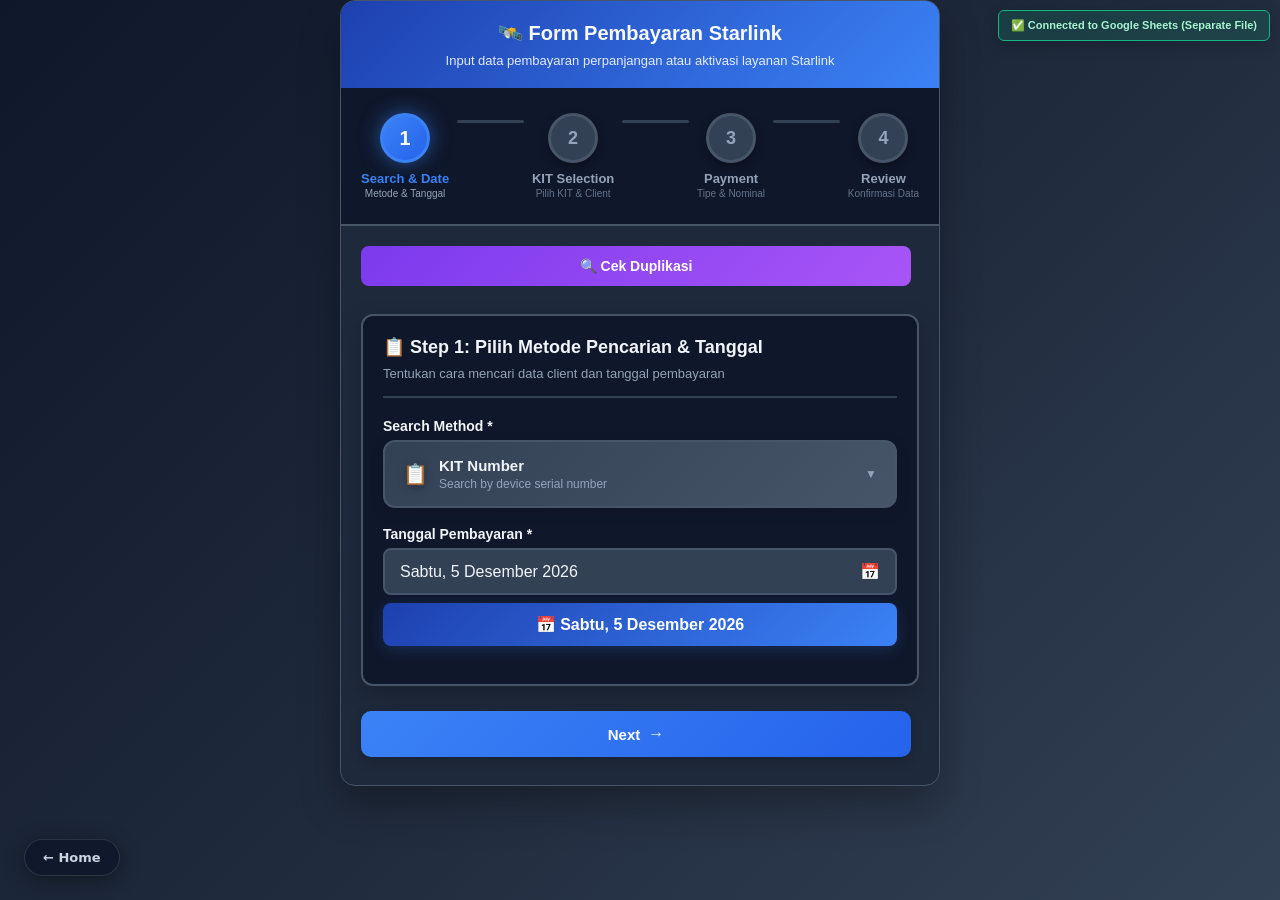
<file: report.html>
<!DOCTYPE html>
<html lang="id">
<head>
<meta charset="UTF-8">
<meta name="viewport" content="width=device-width, initial-scale=1.0, maximum-scale=1.0, user-scalable=no">
<meta http-equiv="Cache-Control" content="no-cache, no-store, must-revalidate">
<meta http-equiv="Pragma" content="no-cache">
<meta http-equiv="Expires" content="0">
<title>Form Pembayaran Starlink - Stepper</title>
<script src="/config.js"></script>
<script src="js/app.js?v=12"></script>
<link rel="stylesheet" href="style/style-stepper.css">
</head>
<body>
<div id="connectionStatus" class="connection-status testing">🔄 Testing Connection...</div>

<div class="container">
<div class="header">
<h1>🛰️ Form Pembayaran Starlink</h1>
<p>Input data pembayaran perpanjangan atau aktivasi layanan Starlink</p>
</div>

<!-- 🎯 STEPPER PROGRESS BAR -->
<div class="stepper-wrapper">
<div class="stepper-container">
<div class="step-item active" data-step="1">
<div class="step-circle">
<span class="step-number">1</span>
<span class="step-check">✓</span>
</div>
<div class="step-label">
<span class="step-title">Search & Date</span>
<span class="step-subtitle">Metode & Tanggal</span>
</div>
</div>
<div class="step-line"></div>
<div class="step-item" data-step="2">
<div class="step-circle">
<span class="step-number">2</span>
<span class="step-check">✓</span>
</div>
<div class="step-label">
<span class="step-title">KIT Selection</span>
<span class="step-subtitle">Pilih KIT & Client</span>
</div>
</div>
<div class="step-line"></div>
<div class="step-item" data-step="3">
<div class="step-circle">
<span class="step-number">3</span>
<span class="step-check">✓</span>
</div>
<div class="step-label">
<span class="step-title">Payment</span>
<span class="step-subtitle">Tipe & Nominal</span>
</div>
</div>
<div class="step-line"></div>
<div class="step-item" data-step="4">
<div class="step-circle">
<span class="step-number">4</span>
<span class="step-check">✓</span>
</div>
<div class="step-label">
<span class="step-title">Review</span>
<span class="step-subtitle">Konfirmasi Data</span>
</div>
</div>
</div>
</div>

<div class="form-container">
<div id="warningBanner" class="warning-banner"></div>
<div id="errorBanner" class="error-banner"></div>
<div id="successBanner" class="success-banner"></div>

<!-- Quick Actions (Always visible) -->
<div class="action-buttons">
<button type="button" class="btn btn-duplicate-check" id="duplicateCheckBtn">🔍 Cek Duplikasi</button>
</div>

<form id="paymentForm">
<!-- ============================================ -->
<!-- STEP 1: SEARCH METHOD & DATE -->
<!-- ============================================ -->
<div class="step-content active" data-step-content="1">
<div class="step-card">
<div class="step-card-header">
<h3>📋 Step 1: Pilih Metode Pencarian & Tanggal</h3>
<p>Tentukan cara mencari data client dan tanggal pembayaran</p>
</div>

<!-- Search Mode Selector -->
<div class="form-group">
<label for="searchMode">Search Method *</label>
<div class="search-mode-dropdown">
<div class="search-mode-selected" id="searchModeSelected">
<div class="mode-option-content">
<span class="mode-icon">📋</span>
<div class="mode-text">
<span class="mode-title">KIT Number</span>
<span class="mode-subtitle">Search by device serial number</span>
</div>
</div>
<span class="dropdown-arrow">▼</span>
</div>
<div class="search-mode-options" id="searchModeOptions">
<div class="mode-option" data-value="kit">
<span class="mode-icon">📋</span>
<div class="mode-text">
<span class="mode-title">KIT Number</span>
<span class="mode-subtitle">Search by device serial number</span>
</div>
<span class="mode-check">✓</span>
</div>
<div class="mode-option" data-value="name">
<span class="mode-icon">🔍</span>
<div class="mode-text">
<span class="mode-title">Client Name</span>
<span class="mode-subtitle">Search by customer name</span>
</div>
<span class="mode-check">✓</span>
</div>
</div>
<input type="hidden" id="searchMode" name="searchMode" value="kit">
</div>
</div>

<!-- Date Input -->
<div class="form-group">
<label for="tanggalPembayaran">Tanggal Pembayaran *</label>
<input type="hidden" id="tanggalPembayaran" name="tanggalPembayaran">
<div id="dateDisplay" style="width:100%;padding:12px 15px;border:2px solid #475569;border-radius:8px;background:#334155;color:#f1f5f9;font-size:16px;cursor:pointer;display:flex;justify-content:space-between;align-items:center;min-height:44px;transition:all 0.3s ease;" tabindex="0">
<span id="dateText">Klik untuk pilih tanggal</span>
<span style="color:#94a3b8;">📅</span>
</div>
<div style="margin-top:8px;padding:12px 15px;background:linear-gradient(135deg, #1e40af 0%, #3b82f6 100%);border-radius:8px;color:white;font-weight:600;text-align:center;box-shadow:0 4px 15px rgba(59, 130, 246, 0.2);">
📅 <span id="tanggalIndonesia">Memuat...</span>
</div>
</div>

</div>
</div>

<!-- ============================================ -->
<!-- STEP 2: KIT SELECTION & CLIENT -->
<!-- ============================================ -->
<div class="step-content" data-step-content="2">
<div class="step-card">
<div class="step-card-header">
<h3>🔍 Step 2: Cari & Pilih KIT</h3>
<p>Input nomor KIT atau nama client untuk memilih KIT yang akan diperpanjang</p>
</div>

<!-- Search Input Section -->
<div class="form-group">
<div id="kitNumberSection" style="display:none;">
<label for="nomorKit">Nomor KIT / Serial Number *</label>
<div style="display: flex; gap: 10px; margin-bottom: 10px;">
<input type="text" id="nomorKit" name="nomorKit" placeholder="Masukkan 1 KIT atau Serial Number" style="flex: 1; padding: 12px 15px; border: 2px solid #475569; border-radius: 8px; font-size: 16px; background: #334155; color: #f1f5f9; font-family: 'Roboto Mono', monospace; transition: all 0.4s cubic-bezier(0.4, 0, 0.2, 1);">
<button type="button" id="addKitBtn" style="padding: 12px 24px; background: linear-gradient(135deg, #1e3a8a 0%, #3b82f6 100%); border: none; border-radius: 8px; color: white; font-weight: 600; font-size: 14px; cursor: pointer; transition: all 0.3s ease; white-space: nowrap;">
<span style="font-size: 16px;">➕</span> Tambah KIT
</button>
</div>
<div style="margin-top: 8px; padding: 10px; background: linear-gradient(135deg, #1e3a8a 0%, #3b82f6 100%); border-radius: 6px; color: white; font-size: 12px;">
💡 <strong>Tips:</strong> Input 1 KIT, klik <strong>Tambah KIT</strong>, ulangi untuk KIT berikutnya. Validasi otomatis akan dilakukan untuk setiap KIT yang ditambahkan.
</div>

<!-- Loading indicator for KIT validation -->
<div id="addKitLoading" style="display: none; margin-top: 10px; padding: 10px; background: #1e293b; border-radius: 6px; text-align: center; color: #94a3b8;">
<div style="display: inline-block; animation: spin 1s linear infinite;">⏳</div> Memvalidasi KIT...
</div>

<!-- List of added KITs (pending validation) -->
<div id="pendingKitsList" style="margin-top: 12px;"></div>
</div>
<div id="clientNameSection" style="display:none;">
<label for="clientNameSearch">Client Name *</label>
<div class="client-name-searchable">
<div class="client-search-input-container">
<input type="text" id="clientNameSearch" name="clientNameSearch" placeholder="Type to search clients..." autocomplete="off">
<span class="search-dropdown-arrow" id="clientDropdownArrow">▼</span>
</div>
<div class="client-search-results" id="clientSearchResults">
<div class="search-results-header">
<span class="results-count" id="resultsCount">0 clients found</span>
</div>
<div class="search-results-list" id="searchResultsList"></div>
<div class="search-no-results" id="searchNoResults">
<span>No clients found</span>
<small>Try a different search term</small>
</div>
</div>
</div>
<div class="loading" id="clientNamesLoading">Loading clients...</div>
</div>

<!-- Bulk Input Section (always visible) -->
<div id="bulkInputSection" style="display:block;">
  <label style="display:block;color:#f1f5f9;font-weight:600;margin-bottom:8px;">Nomor KIT / Serial Number (satu per baris) *</label>
  <textarea id="bulkKitTextarea" rows="8"
    placeholder="Masukkan nomor KIT, satu per baris&#10;Contoh:&#10;KIT304096716&#10;KIT304096717&#10;KIT304096718"
    style="width:100%;padding:12px 15px;border:2px solid #475569;border-radius:8px;font-size:14px;background:#334155;color:#f1f5f9;font-family:'Roboto Mono',monospace;resize:vertical;box-sizing:border-box;line-height:1.6;"></textarea>
  <div style="margin-top:10px;display:flex;gap:10px;align-items:center;">
    <button type="button" id="validateBulkBtn"
      style="padding:12px 24px;background:linear-gradient(135deg,#065f46 0%,#10b981 100%);border:none;border-radius:8px;color:white;font-weight:600;font-size:14px;cursor:pointer;transition:all 0.3s;">
      ✅ Validasi Semua
    </button>
    <button type="button" id="clearBulkBtn"
      style="padding:12px 16px;background:#334155;border:2px solid #475569;border-radius:8px;color:#94a3b8;font-weight:600;font-size:13px;cursor:pointer;transition:all 0.3s;">
      🗑️ Bersihkan
    </button>
    <span id="bulkValidateStatus" style="color:#94a3b8;font-size:13px;"></span>
  </div>
  <!-- Progress Bar -->
  <div id="bulkProgressContainer" style="display:none;margin-top:12px;">
    <div style="background:#1e293b;border-radius:6px;overflow:hidden;height:10px;border:1px solid #475569;">
      <div id="bulkProgressBar" style="height:100%;background:linear-gradient(90deg,#10b981,#34d399);width:0%;transition:width 0.3s ease;"></div>
    </div>
    <div id="bulkProgressText" style="color:#94a3b8;font-size:12px;margin-top:5px;text-align:center;">Memvalidasi... 0/0</div>
  </div>
  <!-- Results -->
  <div id="bulkResultsContainer" style="display:none;margin-top:14px;padding:14px;background:#0f172a;border-radius:8px;border:1px solid #334155;">
    <div id="bulkResultsSummary" style="font-weight:600;color:#f1f5f9;margin-bottom:10px;font-size:14px;display:flex;gap:10px;flex-wrap:wrap;"></div>
    <div id="bulkResultsList" style="max-height:200px;overflow-y:auto;display:flex;flex-direction:column;gap:4px;"></div>
  </div>
</div>

<div class="loading" id="kitLoading">Memvalidasi nomor KIT...</div>
<div class="validation-message" id="kitValidation"></div>

<!-- KIT Selection (hidden in bulk mode — cards rendered in Step 3 instead) -->
<div class="kit-selection-section" id="kitSelectionSection" style="display:none;">
<h4>📋 Pilih KIT yang akan diperpanjang:</h4>
<div class="select-all-controls">
<button type="button" class="btn btn-secondary btn-small" id="selectAllBtn">✅ Pilih Semua</button>
<button type="button" class="btn btn-secondary btn-small" id="deselectAllBtn">❌ Batal Semua</button>
</div>
<div class="kit-list" id="kitList"></div>
<div class="kit-selection-summary" id="kitSummary"><strong>Dipilih: 0 KIT</strong></div>
</div>
</div>

<!-- Client Name Display (HIDDEN - shown in each KIT box instead) -->
<div class="form-group" style="display: none;">
<label for="namaClient">Nama Client *</label>
<div id="namaClient" class="client-name-display">
<span id="clientNameText">Akan terisi otomatis setelah nomor KIT valid</span>
</div>
</div>
</div>
</div>

<!-- ============================================ -->
<!-- STEP 3: PAYMENT DETAILS -->
<!-- ============================================ -->
<div class="step-content" data-step-content="3">
<div class="step-card">
<div class="step-card-header">
<h3>💳 Step 3: Detail Pembayaran</h3>
<p>Tentukan tipe pembayaran dan nominal total</p>
</div>

<!-- Transaction ID Display -->
<div id="transactionIdDisplay" class="transaction-id-display">
<span id="transactionIdText">ID Transaksi akan ter-generate otomatis</span>
</div>

<!-- Payment Type Dropdown (HIDDEN - now per KIT in Step 2) -->
<div class="form-group" style="display: none;">
<label for="tipePembayaran">Tipe Pembayaran *</label>
<div class="payment-type-dropdown">
<div class="payment-type-selected" id="paymentTypeSelected">
<div class="payment-option-content">
<span class="payment-icon">💳</span>
<div class="payment-text">
<span class="payment-title">Select payment type</span>
<span class="payment-subtitle">Choose activation or extension</span>
</div>
</div>
<span class="dropdown-arrow">▼</span>
</div>
<div class="payment-type-options" id="paymentTypeOptions">
<div class="payment-option" data-value="Aktivasi">
<span class="payment-icon">🚀</span>
<div class="payment-text">
<span class="payment-title">Aktivasi</span>
<span class="payment-subtitle">New service activation</span>
</div>
<span class="payment-check">✓</span>
</div>
<div class="payment-option" data-value="Perpanjangan">
<span class="payment-icon">🔄</span>
<div class="payment-text">
<span class="payment-title">Perpanjangan</span>
<span class="payment-subtitle">Service renewal/extension</span>
</div>
<span class="payment-check">✓</span>
</div>
</div>
<input type="hidden" id="tipePembayaran" name="tipePembayaran" value="" required>
</div>
</div>

<!-- Nominal (HIDDEN - now per KIT in Step 2) -->
<div class="form-group" style="display: none;">
<label for="nominal">Nominal Total *</label>
<div class="rupiah-input">
<input type="text" id="nominal" name="nominal" placeholder="Auto-calculated from per-KIT nominals" min="10000" step="1000">
</div>
<small style="color:#94a3b8;font-size:12px;">Total nominal dihitung otomatis dari nominal per KIT di Step 2</small>
</div>

<!-- Bulk Fill Section (only shown when inputMode === 'bulk') -->
<div id="bulkFillSection" style="display:none;">
  <div class="form-group">
    <label>✏️ Mode Pengisian Data</label>
    <div style="display:flex;gap:0;border:2px solid #475569;border-radius:8px;overflow:hidden;max-width:450px;margin-bottom:14px;">
      <button type="button" id="bulkFillModeBtn"
        style="flex:1;padding:10px 16px;border:none;background:linear-gradient(135deg,#1e3a8a 0%,#3b82f6 100%);color:white;font-weight:600;font-size:13px;cursor:pointer;transition:all 0.3s;">
        📋 Bulk Fill (Semua Sama)
      </button>
      <button type="button" id="individualFillModeBtn"
        style="flex:1;padding:10px 16px;border:none;background:transparent;color:#94a3b8;font-weight:600;font-size:13px;cursor:pointer;transition:all 0.3s;">
        ✏️ Individual (Per KIT)
      </button>
    </div>
    <small style="color:#64748b;font-size:11px;">Bulk Fill: satu nilai untuk semua KIT. Individual: isi masing-masing KIT.</small>
  </div>
  <!-- Bulk Fill Form -->
  <div id="bulkFillForm" style="padding:16px;background:#0f172a;border-radius:10px;border:2px solid #3b82f6;margin-bottom:14px;">
    <div style="font-weight:700;color:#60a5fa;font-size:13px;margin-bottom:12px;">🗂️ Isi Data untuk Semua KIT Sekaligus</div>
    <div style="display:flex;flex-wrap:wrap;gap:12px;align-items:flex-end;">
      <div style="flex:1;min-width:140px;">
        <label style="display:block;color:#fef3c7;font-size:12px;font-weight:600;margin-bottom:5px;">💳 Tipe Pembayaran *</label>
        <select id="bulkTipeSelect"
          style="width:100%;padding:10px 12px;background:#1e293b;border:2px solid #475569;border-radius:6px;color:#f1f5f9;font-size:14px;font-weight:600;cursor:pointer;">
          <option value="">-- Pilih Tipe --</option>
          <option value="Aktivasi">🚀 Aktivasi</option>
          <option value="Perpanjangan">🔄 Perpanjangan</option>
          <option value="Migrasi">🔀 Migrasi</option>
        </select>
      </div>
      <div style="flex:1;min-width:160px;">
        <label style="display:block;color:#fef3c7;font-size:12px;font-weight:600;margin-bottom:5px;">💰 Nominal *</label>
        <input type="text" id="bulkNominalInput" placeholder="Contoh: 150000"
          style="width:100%;padding:10px 12px;background:#1e293b;border:2px solid #475569;border-radius:6px;color:#f1f5f9;font-size:14px;font-family:'Roboto Mono',monospace;box-sizing:border-box;">
      </div>
      <div style="flex:1;min-width:120px;">
        <label style="display:block;color:#d1fae5;font-size:12px;font-weight:600;margin-bottom:5px;">📅 Bulan</label>
        <select id="bulkBulanSelect"
          style="width:100%;padding:10px 12px;background:#1e293b;border:2px solid #475569;border-radius:6px;color:#f1f5f9;font-size:14px;cursor:pointer;"></select>
      </div>
      <div style="flex:0 0 90px;">
        <label style="display:block;color:#d1fae5;font-size:12px;font-weight:600;margin-bottom:5px;">📅 Tahun</label>
        <select id="bulkTahunSelect"
          style="width:100%;padding:10px 12px;background:#1e293b;border:2px solid #475569;border-radius:6px;color:#f1f5f9;font-size:14px;cursor:pointer;"></select>
      </div>
      <div style="flex:0 0 auto;">
        <button type="button" id="applyBulkFillBtn"
          style="padding:10px 20px;background:linear-gradient(135deg,#065f46 0%,#10b981 100%);border:none;border-radius:6px;color:white;font-weight:600;font-size:13px;cursor:pointer;white-space:nowrap;margin-top:17px;">
          ✅ Terapkan ke Semua
        </button>
      </div>
    </div>
    <div id="bulkFillStatus" style="margin-top:10px;font-size:13px;color:#94a3b8;"></div>
  </div>
  <!-- Quick Edit Table: muncul setelah Terapkan ke Semua -->
  <div id="quickEditTable"></div>
  <!-- Individual Fill: KIT cards rendered here -->
  <div id="kitListStep3" style="display:none;"></div>
</div>

<!-- Nominal Summary Display -->
<div class="form-group">
<label>📊 Ringkasan Nominal</label>
<div id="nominalSummaryDisplay" style="padding: 15px; background: linear-gradient(135deg, #1e3a8a 0%, #3b82f6 100%); border-radius: 8px; color: white;">
<div style="font-size: 14px; margin-bottom: 10px;">
<strong>Total KIT Dipilih:</strong> <span id="totalKitsCount">0</span> KIT
</div>
<div style="font-size: 18px; font-weight: bold;">
<strong>Total Nominal:</strong> <span id="totalNominalDisplay">Rp 0</span>
</div>
<div style="font-size: 12px; margin-top: 10px; color: #dbeafe;">
💡 Setiap KIT akan disubmit sebagai entry terpisah ke spreadsheet
</div>
</div>
</div>
</div>
</div>

<!-- ============================================ -->
<!-- STEP 4: PREVIEW & CONFIRMATION -->
<!-- ============================================ -->
<div class="step-content" data-step-content="4">
<div class="step-card">
<div class="step-card-header">
<h3>✅ Step 4: Review & Konfirmasi</h3>
<p>Periksa kembali semua data sebelum submit</p>
</div>

<!-- Hidden Preview Button for app.js compatibility -->
<button type="button" id="previewBtn" style="display:none;">Preview</button>

<!-- Preview Section - Will be filled dynamically by stepper.js -->
<div class="preview-section" id="previewSection">
<div style="text-align:center;padding:40px;color:#94a3b8;">
<div style="font-size:48px;margin-bottom:15px;">⏳</div>
<p style="font-size:16px;font-weight:600;color:#f1f5f9;margin-bottom:8px;">Loading Preview...</p>
<p style="font-size:13px;">Preview akan muncul sebentar lagi</p>
</div>
</div>
</div>
</div>

<!-- 🎯 STEPPER NAVIGATION BUTTONS -->
<div class="stepper-buttons">
<button type="button" class="btn btn-secondary btn-prev" id="prevBtn" style="display:none;">
<span>←</span> Previous
</button>
<button type="button" class="btn btn-primary btn-next" id="nextBtn">
Next <span>→</span>
</button>
<button type="submit" class="btn btn-primary btn-submit" id="submitBtn" style="display:none;">
✅ Submit Data
</button>
</div>
</form>
</div>
</div>

<!-- Duplicate Checker Modal -->
<div id="duplicateModal" class="modal-overlay">
<div class="modal-content">
<div class="modal-header">
<h2 class="modal-title">🔍 Cek Duplikasi Report</h2>
<button type="button" class="modal-close" id="modalCloseBtn">&times;</button>
</div>
<div class="modal-body">
<p style="color:#94a3b8;margin-bottom:20px;font-size:14px;">Pilih bulan dan tahun untuk mengecek duplikasi KIT dalam laporan.</p>
<div class="form-row">
<div class="form-group">
<label for="duplicateMonth">Bulan</label>
<select id="duplicateMonth" required>
<option value="">Pilih Bulan</option>
<option value="1">Januari</option><option value="2">Februari</option><option value="3">Maret</option><option value="4">April</option><option value="5">Mei</option><option value="6">Juni</option>
<option value="7">Juli</option><option value="8">Agustus</option><option value="9">September</option><option value="10">Oktober</option><option value="11">November</option><option value="12">Desember</option>
</select>
</div>
<div class="form-group">
<label for="duplicateYear">Tahun</label>
<select id="duplicateYear" required><option value="">Pilih Tahun</option></select>
</div>
</div>
<button type="button" class="btn btn-primary" id="checkDuplicateBtn" style="width:100%;">🔍 Mulai Cek Duplikasi</button>
<div class="modal-loading" id="modalLoading"><div class="spinner"></div><p>Mengecek duplikasi...</p></div>
<div class="duplicate-results" id="duplicateResults">
<div class="duplicate-summary" id="duplicateSummary"></div>
<div class="duplicate-table" id="duplicateTable" style="display:none;"></div>
</div>
</div>
</div>
</div>

<!-- Custom Date Picker Modal -->
<div id="datePickerModal" style="display:none;position:fixed;top:0;left:0;width:100%;height:100%;background:rgba(0,0,0,0.7);z-index:9999;justify-content:center;align-items:center;">
<div style="background:#1e293b;border:2px solid #475569;border-radius:15px;padding:20px;min-width:300px;box-shadow:0 25px 50px rgba(0,0,0,0.5);">
<h3 style="color:#f1f5f9;margin-bottom:15px;text-align:center;">📅 Pilih Tanggal Pembayaran</h3>
<div style="display:flex;gap:10px;margin-bottom:15px;justify-content:center;">
<select id="monthSelect" style="padding:8px;border-radius:6px;background:#334155;color:#f1f5f9;border:1px solid #475569;">
<option value="0">Januari</option><option value="1">Februari</option><option value="2">Maret</option><option value="3">April</option><option value="4">Mei</option><option value="5">Juni</option>
<option value="6">Juli</option><option value="7">Agustus</option><option value="8">September</option><option value="9">Oktober</option><option value="10">November</option><option value="11">Desember</option>
</select>
<select id="yearSelect" style="padding:8px;border-radius:6px;background:#334155;color:#f1f5f9;border:1px solid #475569;"></select>
</div>
<div id="calendarGrid" style="display:grid;grid-template-columns:repeat(7, 1fr);gap:5px;margin-bottom:15px;"></div>
<div style="display:flex;gap:10px;justify-content:center;">
<button id="datePickerToday" style="padding:8px 16px;background:#3b82f6;color:white;border:none;border-radius:6px;cursor:pointer;">Hari Ini</button>
<button id="datePickerCancel" style="padding:8px 16px;background:#64748b;color:white;border:none;border-radius:6px;cursor:pointer;">Batal</button>
</div>
</div>
</div>

<!-- Confirmation Modal -->
<div id="confirmationModal" class="modal-overlay">
<div class="modal-content">
<div class="modal-header">
<h3 class="modal-title">🔍 Konfirmasi Submit Data</h3>
<button type="button" class="modal-close" id="confirmationModalClose">&times;</button>
</div>
<div class="modal-body">
<p style="color:#94a3b8;margin-bottom:15px;font-size:14px;">Pastikan data berikut sudah benar sebelum melanjutkan:</p>
<div id="confirmationDetails"></div>
</div>
<div class="modal-buttons">
<button type="button" class="btn-confirm" id="confirmSubmitBtn">✅ Ya, Submit Data</button>
<button type="button" class="btn-cancel" id="cancelSubmitBtn">❌ Batal</button>
</div>
</div>
</div>

<script src="js/stepper.js"></script>

<!-- Back to Home -->
<a href="/" id="backHomeBtn" style="position:fixed;bottom:24px;left:24px;z-index:9999;display:flex;align-items:center;gap:8px;padding:10px 18px;background:rgba(15,23,42,0.85);border:1px solid rgba(255,255,255,0.12);border-radius:50px;color:#cbd5e1;text-decoration:none;font-size:13px;font-weight:600;font-family:'Segoe UI',system-ui,sans-serif;backdrop-filter:blur(12px);-webkit-backdrop-filter:blur(12px);box-shadow:0 4px 20px rgba(0,0,0,0.4);transition:all 0.2s ease;">&#8592; Home</a>
<script>
var _b=document.getElementById('backHomeBtn');
_b.addEventListener('mouseenter',function(){this.style.background='rgba(59,130,246,0.25)';this.style.borderColor='rgba(59,130,246,0.5)';this.style.color='#fff';});
_b.addEventListener('mouseleave',function(){this.style.background='rgba(15,23,42,0.85)';this.style.borderColor='rgba(255,255,255,0.12)';this.style.color='#cbd5e1';});
</script>
</body>
</html>
</file>
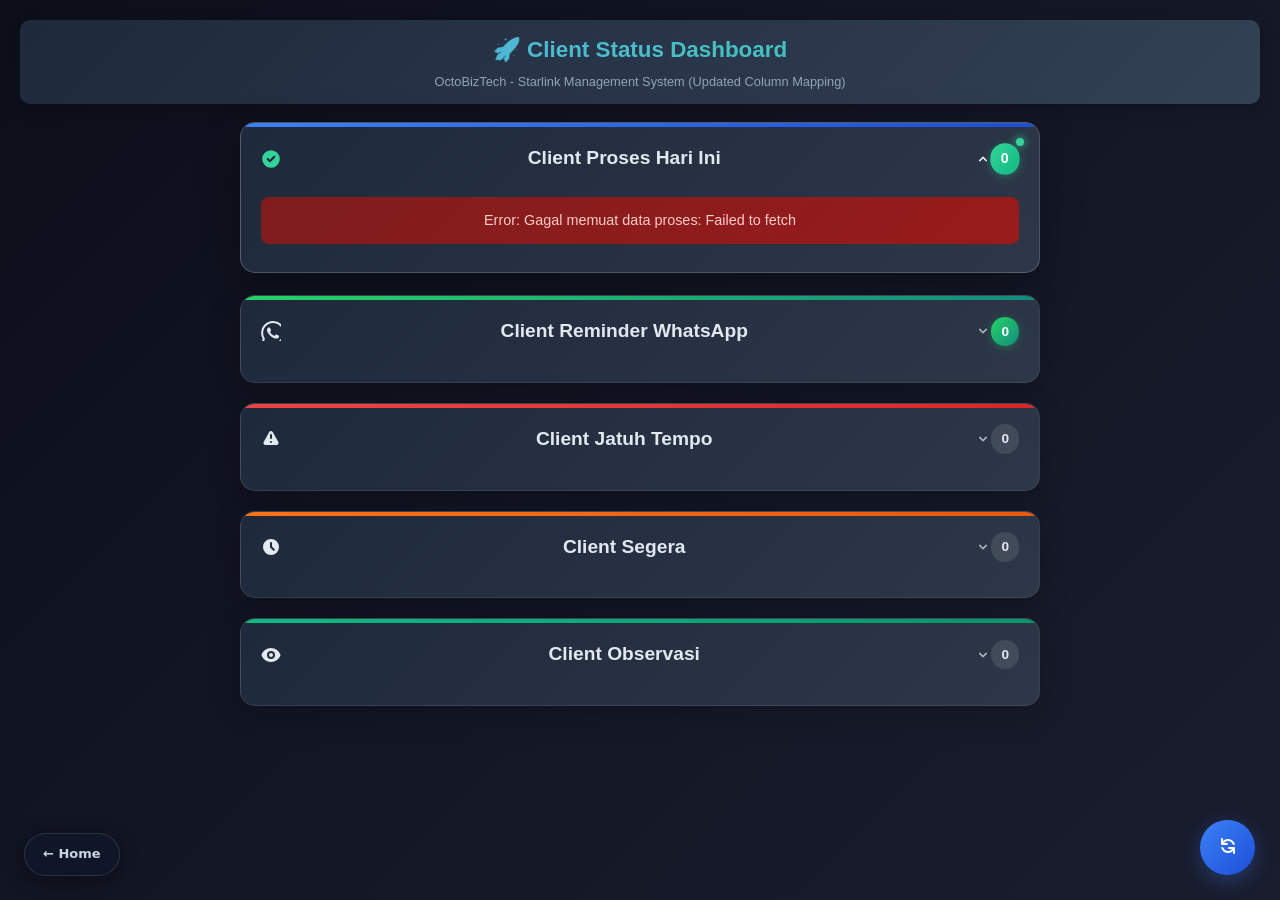
<file: status.html>
<!DOCTYPE html>
<html lang="id">
<head>
    <meta charset="UTF-8">
    <meta name="viewport" content="width=device-width, initial-scale=1.0">
    <title>Client Status Dashboard - OctoBizTech</title>
    <style>
        * {
            margin: 0;
            padding: 0;
            box-sizing: border-box;
        }

        body {
            font-family: 'Segoe UI', Tahoma, Geneva, Verdana, sans-serif;
            background: linear-gradient(135deg, #0c0f1a 0%, #1a1d2e 100%);
            color: #e2e8f0;
            min-height: 100vh;
            line-height: 1.6;
        }

        .container {
            max-width: 1400px;
            margin: 0 auto;
            padding: 20px;
        }

        .header {
            text-align: center;
            margin-bottom: 20px;
            padding: 12px 0;
            background: linear-gradient(135deg, #1e293b 0%, #334155 100%);
            border-radius: 10px;
            box-shadow: 0 4px 16px rgba(0, 0, 0, 0.2);
        }

        .header h1 {
            font-size: 1.4rem;
            font-weight: 600;
            background: linear-gradient(135deg, #60a5fa 0%, #34d399 100%);
            -webkit-background-clip: text;
            -webkit-text-fill-color: transparent;
            margin-bottom: 4px;
        }

        .header p {
            font-size: 0.8rem;
            color: #94a3b8;
        }

        .stats-grid {
            display: grid;
            grid-template-columns: 1fr;
            gap: 20px;
            margin-bottom: 30px;
            max-width: 800px;
            margin: 0 auto 30px;
        }

        @media (max-width: 768px) {
            .stats-grid {
                max-width: 100%;
                gap: 15px;
            }
        }

        .status-card {
            background: linear-gradient(135deg, #1e293b 0%, #2d3748 100%);
            border-radius: 15px;
            padding: 20px;
            box-shadow: 0 8px 32px rgba(0, 0, 0, 0.2);
            border: 1px solid rgba(255, 255, 255, 0.1);
            transition: all 0.3s ease;
            position: relative;
            overflow: hidden;
        }

        .status-card::before {
            content: '';
            position: absolute;
            top: 0;
            left: 0;
            right: 0;
            height: 4px;
            background: var(--accent-color);
        }

        .status-card.proses::before { --accent-color: linear-gradient(90deg, #3b82f6, #1d4ed8); }
        .status-card.warning-reminder::before { --accent-color: linear-gradient(90deg, #7c2d12, #991b1b); }
        .status-card.reminder-h1::before { --accent-color: linear-gradient(90deg, #dc2626, #b91c1c); }
        .status-card.reminder-h2::before { --accent-color: linear-gradient(90deg, #f59e0b, #d97706); }
        .status-card.reminder-h3::before { --accent-color: linear-gradient(90deg, #2563eb, #1d4ed8); }
        .status-card.jatuh-tempo::before { --accent-color: linear-gradient(90deg, #ef4444, #dc2626); }
        .status-card.segera::before { --accent-color: linear-gradient(90deg, #f97316, #ea580c); }
        .status-card.observasi::before { --accent-color: linear-gradient(90deg, #10b981, #059669); }

        .card-header {
            display: flex;
            align-items: center;
            justify-content: space-between;
            margin-bottom: 15px;
        }

        .card-title {
            font-size: 1.2rem;
            font-weight: 600;
            display: flex;
            align-items: center;
            gap: 8px;
        }

        .card-icon {
            width: 20px;
            height: 20px;
        }

        .card-count {
            background: rgba(255, 255, 255, 0.1);
            padding: 4px 10px;
            border-radius: 15px;
            font-size: 0.85rem;
            font-weight: 600;
        }

        .client-list {
            scrollbar-width: thin;
            scrollbar-color: #475569 #2d3748;
        }

        .client-list::-webkit-scrollbar {
            width: 5px;
        }

        .client-list::-webkit-scrollbar-track {
            background: #2d3748;
            border-radius: 3px;
        }

        .client-list::-webkit-scrollbar-thumb {
            background: #475569;
            border-radius: 3px;
        }

        .client-item {
            margin-bottom: 8px;
            border-radius: 8px;
            overflow: hidden;
            transition: all 0.2s ease;
        }

        .client-header {
            background: rgba(255, 255, 255, 0.05);
            padding: 12px 15px;
            cursor: pointer;
            display: flex;
            align-items: center;
            justify-content: space-between;
            border-left: 3px solid var(--item-color);
            transition: all 0.2s ease;
        }

        .client-header:hover {
            background: rgba(255, 255, 255, 0.1);
            transform: translateX(3px);
        }

        .proses .client-header { --item-color: #3b82f6; }
        .warning-reminder .client-header { --item-color: #7c2d12; }
        .reminder-h1 .client-header { --item-color: #dc2626; }
        .reminder-h2 .client-header { --item-color: #f59e0b; }
        .reminder-h3 .client-header { --item-color: #2563eb; }
        .jatuh-tempo .client-header { --item-color: #ef4444; }
        .segera .client-header { --item-color: #f97316; }
        .observasi .client-header { --item-color: #10b981; }

        .client-name {
            font-weight: 600;
            font-size: 1rem;
            color: #f1f5f9;
        }

        .expand-icon {
            width: 16px;
            height: 16px;
            transition: transform 0.2s ease;
        }

        .client-item.expanded .expand-icon {
            transform: rotate(180deg);
        }

        .client-details {
            background: rgba(255, 255, 255, 0.02);
            padding: 15px;
            border-left: 3px solid var(--item-color);
            border-top: 1px solid rgba(255, 255, 255, 0.05);
            display: none;
        }

        .client-item.expanded .client-details {
            display: block;
            animation: slideDown 0.3s ease;
        }

        @keyframes slideDown {
            from {
                opacity: 0;
                max-height: 0;
                padding: 0 15px;
            }
            to {
                opacity: 1;
                max-height: 500px;
                padding: 15px;
            }
        }

        .detail-row {
            display: flex;
            align-items: flex-start;
            margin-bottom: 10px;
            gap: 10px;
        }

        .detail-label {
            font-weight: 600;
            color: #cbd5e1;
            min-width: 120px;
            font-size: 0.9rem;
        }

        .detail-value {
            color: #e2e8f0;
            font-size: 0.9rem;
            flex: 1;
        }

        .login-item {
            display: flex;
            align-items: center;
            gap: 8px;
            margin-bottom: 5px;
            padding: 6px 8px;
            background: rgba(255, 255, 255, 0.03);
            border-radius: 5px;
        }

        .login-text {
            flex: 1;
            font-family: 'Courier New', monospace;
            font-size: 0.85rem;
            word-break: break-all;
        }

        /* 🆕 Kit Number Items Styling (Updated) */
        .kit-item {
            display: flex;
            align-items: center;
            gap: 8px;
            margin-bottom: 5px;
            padding: 6px 8px;
            background: rgba(66, 153, 225, 0.1);
            border-radius: 5px;
            border-left: 3px solid #60a5fa;
        }

        .kit-text {
            flex: 1;
            font-family: 'Roboto Mono', monospace;
            font-size: 0.9rem;
            font-weight: 600;
            color: #60a5fa;
            word-break: break-all;
        }

        .copy-kit-btn {
            background: linear-gradient(135deg, #60a5fa 0%, #3b82f6 100%);
            color: white;
            border: none;
            padding: 4px 8px;
            border-radius: 4px;
            cursor: pointer;
            font-size: 0.75rem;
            transition: all 0.2s ease;
            min-width: 45px;
            font-weight: 500;
        }

        .copy-kit-btn:hover {
            transform: scale(1.05);
            box-shadow: 0 2px 8px rgba(96, 165, 250, 0.4);
        }

        .copy-kit-btn.copied {
            background: linear-gradient(135deg, #10b981 0%, #059669 100%);
        }

        /* 🆕 Serial Number Items Styling (Updated) */
        .sn-item {
            display: flex;
            align-items: center;
            gap: 8px;
            margin-bottom: 5px;
            padding: 6px 8px;
            background: rgba(52, 211, 153, 0.1);
            border-radius: 5px;
            border-left: 3px solid #34d399;
        }

        .sn-text {
            flex: 1;
            font-family: 'Roboto Mono', monospace;
            font-size: 0.9rem;
            font-weight: 600;
            color: #34d399;
            word-break: break-all;
        }

        .copy-sn-btn {
            background: linear-gradient(135deg, #34d399 0%, #10b981 100%);
            color: white;
            border: none;
            padding: 4px 8px;
            border-radius: 4px;
            cursor: pointer;
            font-size: 0.75rem;
            transition: all 0.2s ease;
            min-width: 45px;
            font-weight: 500;
        }

        .copy-sn-btn:hover {
            transform: scale(1.05);
            box-shadow: 0 2px 8px rgba(52, 211, 153, 0.4);
        }

        .copy-sn-btn.copied {
            background: linear-gradient(135deg, #10b981 0%, #059669 100%);
        }

        .copy-btn {
            background: linear-gradient(135deg, #6366f1 0%, #4f46e5 100%);
            color: white;
            border: none;
            padding: 4px 8px;
            border-radius: 4px;
            cursor: pointer;
            font-size: 0.75rem;
            transition: all 0.2s ease;
            min-width: 45px;
            font-weight: 500;
        }

        .copy-btn:hover {
            transform: scale(1.05);
            box-shadow: 0 2px 8px rgba(99, 102, 241, 0.3);
        }

        .copy-btn.copied {
            background: linear-gradient(135deg, #10b981 0%, #059669 100%);
            transform: scale(1.1);
        }

        .wa-link {
            display: inline-flex;
            align-items: center;
            gap: 6px;
            background: linear-gradient(135deg, #25d366 0%, #128c7e 100%);
            color: white;
            text-decoration: none;
            padding: 4px 10px;
            border-radius: 6px;
            font-size: 0.85rem;
            font-weight: 500;
            transition: all 0.2s ease;
        }

        .wa-link:hover {
            transform: scale(1.05);
            box-shadow: 0 3px 12px rgba(37, 211, 102, 0.3);
            color: white;
            text-decoration: none;
        }

        .wa-button {
            display: inline-flex;
            align-items: center;
            gap: 6px;
            background: linear-gradient(135deg, #25d366 0%, #128c7e 100%);
            color: white;
            text-decoration: none;
            padding: 6px 12px;
            border-radius: 6px;
            font-size: 0.85rem;
            font-weight: 600;
            transition: all 0.2s ease;
            margin-top: 8px;
        }

        .wa-button:hover {
            transform: scale(1.05);
            box-shadow: 0 3px 12px rgba(37, 211, 102, 0.3);
            color: white;
            text-decoration: none;
        }

        .wa-button-app {
            display: inline-flex;
            align-items: center;
            gap: 6px;
            background: linear-gradient(135deg, #075e54 0%, #128c7e 100%);
            color: white;
            text-decoration: none;
            padding: 6px 12px;
            border-radius: 6px;
            font-size: 0.85rem;
            font-weight: 600;
            transition: all 0.2s ease;
            margin-top: 6px;
        }

        .wa-button-app:hover {
            transform: scale(1.05);
            box-shadow: 0 3px 12px rgba(7, 94, 84, 0.4);
            color: white;
            text-decoration: none;
        }

        .loading {
            text-align: center;
            padding: 30px;
            color: #94a3b8;
        }

        .loading-spinner {
            width: 30px;
            height: 30px;
            border: 3px solid #2d3748;
            border-top: 3px solid #3b82f6;
            border-radius: 50%;
            animation: spin 1s linear infinite;
            margin: 0 auto 15px;
        }

        @keyframes spin {
            0% { transform: rotate(0deg); }
            100% { transform: rotate(360deg); }
        }

        .error {
            background: linear-gradient(135deg, #7f1d1d 0%, #991b1b 100%);
            color: #fecaca;
            padding: 12px;
            border-radius: 8px;
            margin: 8px 0;
            text-align: center;
            font-size: 0.9rem;
        }

        .empty-state {
            text-align: center;
            padding: 25px;
            color: #64748b;
        }

        .empty-state svg {
            width: 40px;
            height: 40px;
            margin-bottom: 12px;
            opacity: 0.5;
        }

        .refresh-button {
            position: fixed;
            bottom: 25px;
            right: 25px;
            background: linear-gradient(135deg, #3b82f6 0%, #1d4ed8 100%);
            color: white;
            border: none;
            width: 55px;
            height: 55px;
            border-radius: 50%;
            cursor: pointer;
            box-shadow: 0 6px 20px rgba(59, 130, 246, 0.3);
            transition: all 0.2s ease;
            z-index: 1000;
        }

        .refresh-button:hover {
            transform: scale(1.1);
            box-shadow: 0 8px 25px rgba(59, 130, 246, 0.4);
        }

        /* 🆕 FULL ACCORDION SYSTEM */
        .accordion-card {
            transition: all 0.3s ease;
        }

        .accordion-header {
            cursor: pointer;
            transition: all 0.3s ease;
            position: relative;
        }

        .accordion-header:hover {
            background: rgba(255, 255, 255, 0.1);
            transform: translateY(-1px);
        }

        .accordion-expand-icon {
            width: 16px;
            height: 16px;
            margin-left: 8px;
            transition: transform 0.3s ease;
            opacity: 0.7;
        }

        .accordion-card.expanded .accordion-expand-icon {
            transform: rotate(180deg);
            opacity: 1;
        }

        .accordion-content {
            display: none;
            overflow: hidden;
        }

        .accordion-card.expanded .accordion-content {
            display: block;
            animation: accordionSlideDown 0.4s ease-out;
        }

        @keyframes accordionSlideDown {
            from {
                opacity: 0;
                max-height: 0;
                transform: translateY(-10px);
            }
            to {
                opacity: 1;
                max-height: 2000px;
                transform: translateY(0);
            }
        }

        /* Enhanced card styling when expanded */
        .accordion-card.expanded {
            box-shadow: 0 12px 40px rgba(0, 0, 0, 0.3);
            transform: translateY(-2px);
            border: 1px solid rgba(255, 255, 255, 0.2);
        }

        /* Special indicator for expanded state */
        .accordion-card.expanded::after {
            content: '';
            position: absolute;
            right: 15px;
            top: 15px;
            width: 8px;
            height: 8px;
            background: #34d399;
            border-radius: 50%;
            box-shadow: 0 0 8px #34d399;
            animation: pulse 2s infinite;
        }

        @keyframes pulse {
            0% { opacity: 1; }
            50% { opacity: 0.5; }
            100% { opacity: 1; }
        }

        /* Card title enhancement */
        .accordion-card .card-title {
            align-items: center;
            justify-content: space-between;
            width: 100%;
        }

        /* Count badge enhancement for accordion */
        .accordion-card.expanded .card-count {
            background: linear-gradient(135deg, #34d399, #10b981);
            color: white;
            box-shadow: 0 2px 8px rgba(52, 211, 153, 0.3);
            transform: scale(1.05);
        }

        /* Smooth transitions for all elements */
        .accordion-card .card-count {
            transition: all 0.3s ease;
        }

        .accordion-card .card-icon {
            transition: all 0.3s ease;
        }

        .accordion-card.expanded .card-icon {
            color: #34d399;
            transform: scale(1.1);
        }

        /* 🆕 PARENT-CHILD CATEGORY STYLING (Updated) */
        .reminder-parent::before { 
            --accent-color: linear-gradient(90deg, #25d366, #128c7e); 
        }

        .reminder-total-count {
            background: linear-gradient(135deg, #25d366, #128c7e) !important;
            color: white !important;
            font-weight: bold !important;
            box-shadow: 0 2px 8px rgba(37, 211, 102, 0.3) !important;
        }

        .reminder-subcategories {
            padding: 15px;
            background: rgba(255, 255, 255, 0.02);
            border-radius: 0 0 15px 15px;
            margin-top: 0;
        }

        .sub-card {
            margin: 10px 0;
            margin-left: 20px;
            border-left: 3px solid var(--sub-accent-color);
            position: relative;
        }

        .sub-card::before {
            height: 3px;
            background: var(--sub-accent-color);
        }

        .sub-card.warning-reminder { --sub-accent-color: #7c2d12; }
        .sub-card.reminder-h1 { --sub-accent-color: #dc2626; }
        .sub-card.reminder-h2 { --sub-accent-color: #f59e0b; }
        .sub-card.reminder-h3 { --sub-accent-color: #2563eb; }

        .sub-header {
            padding: 10px 15px;
            background: rgba(255, 255, 255, 0.03);
            transition: all 0.2s ease;
        }

        .sub-title {
            font-size: 1rem;
            font-weight: 500;
            color: #cbd5e1;
        }

        .sub-icon {
            width: 16px;
            height: 16px;
        }

        .sub-count {
            background: rgba(255, 255, 255, 0.08);
            padding: 3px 8px;
            border-radius: 12px;
            font-size: 0.8rem;
            font-weight: 600;
        }

        .sub-card .client-list {
            padding: 0 15px 10px 15px;
        }

        /* Sub-category hover effects */
        .sub-header:hover {
            background: rgba(255, 255, 255, 0.06);
            transform: translateX(5px);
        }

        /* Connector lines for visual hierarchy */
        .sub-card::after {
            content: '';
            position: absolute;
            left: -20px;
            top: 25px;
            width: 15px;
            height: 2px;
            background: var(--sub-accent-color);
            opacity: 0.4;
        }

        @media (max-width: 768px) {
            .stats-grid {
                grid-template-columns: 1fr;
                gap: 15px;
            }
            
            .header h1 {
                font-size: 1.2rem;
            }
            
            .header p {
                font-size: 0.75rem;
            }
            
            .detail-row {
                flex-direction: column;
                gap: 5px;
            }
            
            .detail-label {
                min-width: auto;
            }

            /* Mobile accordion adjustments */
            .sub-card {
                margin-left: 10px;
            }
            
            .sub-card::after {
                left: -10px;
                width: 8px;
            }
            
            .reminder-subcategories {
                padding: 10px;
            }

            .accordion-card.expanded::after {
                right: 10px;
                top: 10px;
            }
        }

        /* 🆕 Copy Toast Notification */
        .copy-toast {
            position: fixed;
            top: 20px;
            right: 20px;
            background: linear-gradient(135deg, #10b981 0%, #059669 100%);
            color: white;
            padding: 12px 16px;
            border-radius: 8px;
            box-shadow: 0 4px 16px rgba(16, 185, 129, 0.3);
            display: flex;
            align-items: center;
            gap: 8px;
            font-size: 0.9rem;
            font-weight: 500;
            z-index: 10000;
            transform: translateX(100%);
            opacity: 0;
            transition: all 0.3s ease;
            max-width: 300px;
            word-break: break-word;
        }

        .copy-toast.show {
            transform: translateX(0);
            opacity: 1;
        }

        .copy-toast svg {
            flex-shrink: 0;
        }

        /* Mobile toast adjustments */
        @media (max-width: 768px) {
            .copy-toast {
                top: 15px;
                right: 15px;
                left: 15px;
                max-width: none;
                transform: translateY(-100%);
            }
            
            .copy-toast.show {
                transform: translateY(0);
            }
        }
    </style>
    <script src="/config.js"></script>
</head>
<body>
    <div class="container">
        <div class="header">
            <h1>🚀 Client Status Dashboard</h1>
            <p>OctoBizTech - Starlink Management System (Updated Column Mapping)</p>
        </div>

        <div class="stats-grid">
            <!-- 1. Client Proses Hari Ini -->
            <div class="status-card proses accordion-card" id="proses-card">
                <div class="card-header accordion-header" onclick="toggleAccordion('proses-card')">
                    <div class="card-title">
                        <svg class="card-icon" fill="currentColor" viewBox="0 0 20 20">
                            <path fill-rule="evenodd" d="M10 18a8 8 0 100-16 8 8 0 000 16zm3.707-9.293a1 1 0 00-1.414-1.414L9 10.586 7.707 9.293a1 1 0 00-1.414 1.414l2 2a1 1 0 001.414 0l4-4z" clip-rule="evenodd"></path>
                        </svg>
                        Client Proses Hari Ini
                        <svg class="accordion-expand-icon" fill="currentColor" viewBox="0 0 20 20">
                            <path fill-rule="evenodd" d="M5.293 7.293a1 1 0 011.414 0L10 10.586l3.293-3.293a1 1 0 111.414 1.414l-4 4a1 1 0 01-1.414 0l-4-4a1 1 0 010-1.414z" clip-rule="evenodd"></path>
                        </svg>
                    </div>
                    <div class="card-count" id="proses-count">0</div>
                </div>
                <div class="accordion-content" id="proses-content">
                    <div class="client-list" id="proses-list">
                        <div class="loading">
                            <div class="loading-spinner"></div>
                            Memuat data...
                        </div>
                    </div>
                </div>
            </div>

            <!-- 2. Client Reminder WhatsApp (Parent Category) -->
            <div class="status-card reminder-parent accordion-card" id="reminder-card">
                <div class="card-header accordion-header" onclick="toggleAccordion('reminder-card')">
                    <div class="card-title">
                        <svg class="card-icon" fill="currentColor" viewBox="0 0 20 20">
                            <path d="M17.472 14.382c-.297-.149-1.758-.867-2.03-.967-.273-.099-.471-.148-.67.15-.197.297-.767.966-.94 1.164-.173.199-.347.223-.644.075-.297-.15-1.255-.463-2.39-1.475-.883-.788-1.48-1.761-1.653-2.059-.173-.297-.018-.458.13-.606.134-.133.298-.347.446-.52.149-.174.198-.298.298-.497.099-.198.05-.371-.025-.52-.075-.149-.669-1.612-.916-2.207-.242-.579-.487-.5-.669-.51-.173-.008-.371-.01-.57-.01-.198 0-.52.074-.792.372-.272.297-1.04 1.016-1.04 2.479 0 1.462 1.065 2.875 1.213 3.074.149.198 2.096 3.2 5.077 4.487.709.306 1.262.489 1.694.625.712.227 1.36.195 1.871.118.571-.085 1.758-.719 2.006-1.413.248-.694.248-1.289.173-1.413-.074-.124-.272-.198-.57-.347m-5.421 7.403h-.004a9.87 9.87 0 01-5.031-1.378l-.361-.214-3.741.982.998-3.648-.235-.374a9.86 9.86 0 01-1.51-5.26c.001-5.45 4.436-9.884 9.888-9.884 2.64 0 5.122 1.03 6.988 2.898a9.825 9.825 0 012.893 6.994c-.003 5.45-4.437 9.884-9.885 9.884m8.413-18.297A11.815 11.815 0 0012.05 0C5.495 0 .16 5.335.157 11.892c0 2.096.547 4.142 1.588 5.945L.057 24l6.305-1.654a11.882 11.882 0 005.683 1.448h.005c6.554 0 11.89-5.335 11.893-11.893A11.821 11.821 0 0020.473 3.787"/>
                        </svg>
                        Client Reminder WhatsApp
                        <svg class="accordion-expand-icon" fill="currentColor" viewBox="0 0 20 20">
                            <path fill-rule="evenodd" d="M5.293 7.293a1 1 0 011.414 0L10 10.586l3.293-3.293a1 1 0 111.414 1.414l-4 4a1 1 0 01-1.414 0l-4-4a1 1 0 010-1.414z" clip-rule="evenodd"></path>
                        </svg>
                    </div>
                    <div class="card-count reminder-total-count" id="reminder-total-count">0</div>
                </div>
                <div class="accordion-content" id="reminder-content">
                    <!-- Sub-categories -->
                    <div class="reminder-subcategories">
                        
                        <!-- 2.1 Client WARNING Reminder Terakhir Hari ini -->
                        <div class="status-card sub-card warning-reminder">
                            <div class="card-header sub-header">
                                <div class="card-title sub-title">
                                    <svg class="card-icon sub-icon" fill="currentColor" viewBox="0 0 20 20">
                                        <path fill-rule="evenodd" d="M8.257 3.099c.765-1.36 2.722-1.36 3.486 0l5.58 9.92c.75 1.334-.213 2.98-1.742 2.98H4.42c-1.53 0-2.493-1.646-1.743-2.98l5.58-9.92zM11 13a1 1 0 11-2 0 1 1 0 012 0zm-1-8a1 1 0 00-1 1v3a1 1 0 002 0V6a1 1 0 00-1-1z" clip-rule="evenodd"></path>
                                    </svg>
                                    Client WARNING Reminder Terakhir Hari ini
                                </div>
                                <div class="card-count sub-count" id="warning-reminder-count">0</div>
                            </div>
                            <div class="client-list" id="warning-reminder-list">
                                <div class="loading">
                                    <div class="loading-spinner"></div>
                                    Memuat data...
                                </div>
                            </div>
                        </div>

                        <!-- 2.2 Client Reminder H-1 -->
                        <div class="status-card sub-card reminder-h1">
                            <div class="card-header sub-header">
                                <div class="card-title sub-title">
                                    <svg class="card-icon sub-icon" fill="currentColor" viewBox="0 0 20 20">
                                        <path fill-rule="evenodd" d="M10 18a8 8 0 100-16 8 8 0 000 16zm1-12a1 1 0 10-2 0v4a1 1 0 00.293.707l2.828 2.829a1 1 0 101.415-1.415L11 9.586V6z" clip-rule="evenodd"></path>
                                    </svg>
                                    Client Reminder H-1
                                </div>
                                <div class="card-count sub-count" id="reminder-h1-count">0</div>
                            </div>
                            <div class="client-list" id="reminder-h1-list">
                                <div class="loading">
                                    <div class="loading-spinner"></div>
                                    Memuat data...
                                </div>
                            </div>
                        </div>

                        <!-- 2.3 Client Reminder H-2 -->
                        <div class="status-card sub-card reminder-h2">
                            <div class="card-header sub-header">
                                <div class="card-title sub-title">
                                    <svg class="card-icon sub-icon" fill="currentColor" viewBox="0 0 20 20">
                                        <path fill-rule="evenodd" d="M10 18a8 8 0 100-16 8 8 0 000 16zm1-12a1 1 0 10-2 0v4a1 1 0 00.293.707l2.828 2.829a1 1 0 101.415-1.415L11 9.586V6z" clip-rule="evenodd"></path>
                                    </svg>
                                    Client Reminder H-2
                                </div>
                                <div class="card-count sub-count" id="reminder-h2-count">0</div>
                            </div>
                            <div class="client-list" id="reminder-h2-list">
                                <div class="loading">
                                    <div class="loading-spinner"></div>
                                    Memuat data...
                                </div>
                            </div>
                        </div>

                        <!-- 2.4 Client Reminder H-3 -->
                        <div class="status-card sub-card reminder-h3">
                            <div class="card-header sub-header">
                                <div class="card-title sub-title">
                                    <svg class="card-icon sub-icon" fill="currentColor" viewBox="0 0 20 20">
                                        <path d="M10 2L3 7v11a1 1 0 001 1h3v-4a4 4 0 018 0v4h3a1 1 0 001-1V7l-7-5z"></path>
                                    </svg>
                                    Client Reminder H-3
                                </div>
                                <div class="card-count sub-count" id="reminder-h3-count">0</div>
                            </div>
                            <div class="client-list" id="reminder-h3-list">
                                <div class="loading">
                                    <div class="loading-spinner"></div>
                                    Memuat data...
                                </div>
                            </div>
                        </div>
                    </div>
                </div>
            </div>

            <!-- 3. Client Jatuh Tempo -->
            <div class="status-card jatuh-tempo accordion-card" id="jatuh-tempo-card">
                <div class="card-header accordion-header" onclick="toggleAccordion('jatuh-tempo-card')">
                    <div class="card-title">
                        <svg class="card-icon" fill="currentColor" viewBox="0 0 20 20">
                            <path fill-rule="evenodd" d="M8.257 3.099c.765-1.36 2.722-1.36 3.486 0l5.58 9.92c.75 1.334-.213 2.98-1.742 2.98H4.42c-1.53 0-2.493-1.646-1.743-2.98l5.58-9.92zM11 13a1 1 0 11-2 0 1 1 0 012 0zm-1-8a1 1 0 00-1 1v3a1 1 0 002 0V6a1 1 0 00-1-1z" clip-rule="evenodd"></path>
                        </svg>
                        Client Jatuh Tempo
                        <svg class="accordion-expand-icon" fill="currentColor" viewBox="0 0 20 20">
                            <path fill-rule="evenodd" d="M5.293 7.293a1 1 0 011.414 0L10 10.586l3.293-3.293a1 1 0 111.414 1.414l-4 4a1 1 0 01-1.414 0l-4-4a1 1 0 010-1.414z" clip-rule="evenodd"></path>
                        </svg>
                    </div>
                    <div class="card-count" id="jatuh-tempo-count">0</div>
                </div>
                <div class="accordion-content" id="jatuh-tempo-content">
                    <div class="client-list" id="jatuh-tempo-list">
                        <div class="loading">
                            <div class="loading-spinner"></div>
                            Memuat data...
                        </div>
                    </div>
                </div>
            </div>

            <!-- 4. Client Segera -->
            <div class="status-card segera accordion-card" id="segera-card">
                <div class="card-header accordion-header" onclick="toggleAccordion('segera-card')">
                    <div class="card-title">
                        <svg class="card-icon" fill="currentColor" viewBox="0 0 20 20">
                            <path fill-rule="evenodd" d="M10 18a8 8 0 100-16 8 8 0 000 16zm1-12a1 1 0 10-2 0v4a1 1 0 00.293.707l2.828 2.829a1 1 0 101.415-1.415L11 9.586V6z" clip-rule="evenodd"></path>
                        </svg>
                        Client Segera
                        <svg class="accordion-expand-icon" fill="currentColor" viewBox="0 0 20 20">
                            <path fill-rule="evenodd" d="M5.293 7.293a1 1 0 011.414 0L10 10.586l3.293-3.293a1 1 0 111.414 1.414l-4 4a1 1 0 01-1.414 0l-4-4a1 1 0 010-1.414z" clip-rule="evenodd"></path>
                        </svg>
                    </div>
                    <div class="card-count" id="segera-count">0</div>
                </div>
                <div class="accordion-content" id="segera-content">
                    <div class="client-list" id="segera-list">
                        <div class="loading">
                            <div class="loading-spinner"></div>
                            Memuat data...
                        </div>
                    </div>
                </div>
            </div>

            <!-- 5. Client Observasi -->
            <div class="status-card observasi accordion-card" id="observasi-card">
                <div class="card-header accordion-header" onclick="toggleAccordion('observasi-card')">
                    <div class="card-title">
                        <svg class="card-icon" fill="currentColor" viewBox="0 0 20 20">
                            <path d="M10 12a2 2 0 100-4 2 2 0 000 4z"></path>
                            <path fill-rule="evenodd" d="M.458 10C1.732 5.943 5.522 3 10 3s8.268 2.943 9.542 7c-1.274 4.057-5.064 7-9.542 7S1.732 14.057.458 10zM14 10a4 4 0 11-8 0 4 4 0 018 0z" clip-rule="evenodd"></path>
                        </svg>
                        Client Observasi
                        <svg class="accordion-expand-icon" fill="currentColor" viewBox="0 0 20 20">
                            <path fill-rule="evenodd" d="M5.293 7.293a1 1 0 011.414 0L10 10.586l3.293-3.293a1 1 0 111.414 1.414l-4 4a1 1 0 01-1.414 0l-4-4a1 1 0 010-1.414z" clip-rule="evenodd"></path>
                        </svg>
                    </div>
                    <div class="card-count" id="observasi-count">0</div>
                </div>
                <div class="accordion-content" id="observasi-content">
                    <div class="client-list" id="observasi-list">
                        <div class="loading">
                            <div class="loading-spinner"></div>
                            Memuat data...
                        </div>
                    </div>
                </div>
            </div>
        </div>
    </div>

    <button class="refresh-button" onclick="loadData()" title="Refresh Data">
        <svg width="20" height="20" fill="currentColor" viewBox="0 0 20 20">
            <path fill-rule="evenodd" d="M4 2a1 1 0 011 1v2.101a7.002 7.002 0 0111.601 2.566 1 1 0 11-1.885.666A5.002 5.002 0 005.999 7H9a1 1 0 010 2H4a1 1 0 01-1-1V3a1 1 0 011-1zm.008 9.057a1 1 0 011.276.61A5.002 5.002 0 0014.001 13H11a1 1 0 110-2h5a1 1 0 011 1v5a1 1 0 11-2 0v-2.101a7.002 7.002 0 01-11.601-2.566 1 1 0 01.61-1.276z" clip-rule="evenodd"></path>
        </svg>
    </button>

    <script>
        const VPS_API_URL = (typeof CONFIG !== 'undefined') ? CONFIG.VPS_API_URL : 'https://data.octolink.id/api/data.php';

        function copyToClipboard(text, button) {
            navigator.clipboard.writeText(text).then(() => {
                const originalText = button.textContent;
                const originalClass = button.className;
                
                // Update button appearance
                button.textContent = '✓ Copied';
                button.classList.add('copied');
                
                // Add success feedback
                button.style.transform = 'scale(1.1)';
                
                setTimeout(() => {
                    button.textContent = originalText;
                    button.className = originalClass;
                    button.style.transform = '';
                }, 2000);
                
                // Show toast notification (optional)
                showCopyToast(text);
                
            }).catch(err => {
                console.error('Failed to copy: ', err);
                button.textContent = '✗ Failed';
                button.style.background = 'linear-gradient(135deg, #ef4444 0%, #dc2626 100%)';
                
                setTimeout(() => {
                    button.textContent = 'Copy';
                    button.style.background = '';
                }, 2000);
            });
        }

        function showCopyToast(text) {
            // Create toast notification
            const toast = document.createElement('div');
            toast.className = 'copy-toast';
            toast.innerHTML = `
                <svg width="16" height="16" fill="currentColor" viewBox="0 0 20 20">
                    <path fill-rule="evenodd" d="M16.707 5.293a1 1 0 010 1.414l-8 8a1 1 0 01-1.414 0l-4-4a1 1 0 011.414-1.414L8 12.586l7.293-7.293a1 1 0 011.414 0z" clip-rule="evenodd"></path>
                </svg>
                Copied: ${text.length > 20 ? text.substring(0, 20) + '...' : text}
            `;
            
            document.body.appendChild(toast);
            
            // Animate in
            setTimeout(() => toast.classList.add('show'), 10);
            
            // Animate out and remove
            setTimeout(() => {
                toast.classList.remove('show');
                setTimeout(() => document.body.removeChild(toast), 300);
            }, 2500);
        }

        // 🆕 Updated function to create Kit Number items (Column I)
        function createKitNumberItems(kitData) {
            if (!kitData) return '<div class="kit-item"><span class="kit-text">Tidak tersedia</span></div>';
            
            const kitLines = kitData.split('\n').filter(line => line.trim());
            return kitLines.map(line => `
                <div class="kit-item">
                    <span class="kit-text">${line.trim()}</span>
                    <button class="copy-btn copy-kit-btn" onclick="copyToClipboard('${line.trim()}', this)">Copy</button>
                </div>
            `).join('');
        }

        // 🆕 Updated function to create Serial Number items (Column J)
        function createSerialNumberItems(snData) {
            if (!snData) return '<div class="sn-item"><span class="sn-text">Tidak tersedia</span></div>';
            
            const snLines = snData.split('\n').filter(line => line.trim());
            return snLines.map(line => `
                <div class="sn-item">
                    <span class="sn-text">${line.trim()}</span>
                    <button class="copy-btn copy-sn-btn" onclick="copyToClipboard('${line.trim()}', this)">Copy</button>
                </div>
            `).join('');
        }

        function createLoginItems(loginData, type) {
            if (!loginData) return '<div class="login-item"><span class="login-text">Tidak tersedia</span></div>';
            
            const loginLines = loginData.split('\n').filter(line => line.trim());
            return loginLines.map(line => `
                <div class="login-item">
                    <span class="login-text">${line.trim()}</span>
                    <button class="copy-btn" onclick="copyToClipboard('${line.trim()}', this)">Copy</button>
                </div>
            `).join('');
        }

        function buildWaLink(nomorWA, nama, jatuhTempo) {
            if (!nomorWA) return null;
            const clean = nomorWA.replace(/\D/g, '');
            const phone = clean.startsWith('0') ? '62' + clean.slice(1) :
                          clean.startsWith('62') ? clean : '62' + clean;
            const msg = encodeURIComponent(`Halo ${nama}, ini adalah reminder bahwa jatuh tempo tagihan Starlink Anda adalah ${jatuhTempo}. Mohon segera melakukan pembayaran. Terima kasih.`);
            return `https://web.whatsapp.com/send?phone=${phone}&text=${msg}`;
        }

        function renderClientList(containerId, clients, showWAButton = false) {
            const container = document.getElementById(containerId);

            if (!clients || clients.length === 0) {
                container.innerHTML = `
                    <div class="empty-state">
                        <svg fill="currentColor" viewBox="0 0 20 20">
                            <path fill-rule="evenodd" d="M10 18a8 8 0 100-16 8 8 0 000 16zM8.707 7.293a1 1 0 00-1.414 1.414L8.586 10l-1.293 1.293a1 1 0 101.414 1.414L10 11.414l1.293 1.293a1 1 0 001.414-1.414L11.414 10l1.293-1.293a1 1 0 00-1.414-1.414L10 8.586 8.707 7.293z" clip-rule="evenodd"></path>
                        </svg>
                        <p>Tidak ada data client</p>
                    </div>
                `;
                return;
            }

            const html = clients.map((row, index) => {
                const nama = row['A'] || 'Nama tidak tersedia';
                const loginGmail = row['B'] || '';
                const loginStarlink = row['C'] || '';
                const emailClient = row['F'] || '';
                const nomorWA = row['G'] || '';
                const kitNumber = row['I'] || '';
                const serialNumber = row['J'] || '';
                const jatuhTempo = row['K'] || 'Tidak tersedia';
                const kode = row['L'] || 'Tidak tersedia';
                const payment = row['M'] || 'Tidak tersedia';
                const status = row['O'] || 'Tidak tersedia';
                const paket = row['P'] || 'Tidak tersedia';
                const tipePelanggan = row['S'] || 'Tidak tersedia';

                const waLink = showWAButton ? buildWaLink(nomorWA, nama, jatuhTempo) : null;
                const cleanPhone = nomorWA.replace(/\D/g, '');

                return `
                <div class="client-item" id="client-${containerId}-${index}">
                    <div class="client-header" onclick="toggleClientDetails('client-${containerId}-${index}')">
                        <span class="client-name">${nama}</span>
                        <svg class="expand-icon" fill="currentColor" viewBox="0 0 20 20">
                            <path fill-rule="evenodd" d="M5.293 7.293a1 1 0 011.414 0L10 10.586l3.293-3.293a1 1 0 111.414 1.414l-4 4a1 1 0 01-1.414 0l-4-4a1 1 0 010-1.414z" clip-rule="evenodd"></path>
                        </svg>
                    </div>
                    <div class="client-details">
                        <div class="detail-row">
                            <span class="detail-label">Login Gmail:</span>
                            <div class="detail-value">
                                ${createLoginItems(loginGmail, 'gmail')}
                            </div>
                        </div>
                        <div class="detail-row">
                            <span class="detail-label">Login Starlink:</span>
                            <div class="detail-value">
                                ${createLoginItems(loginStarlink, 'starlink')}
                            </div>
                        </div>
                        <div class="detail-row">
                            <span class="detail-label">Email Client:</span>
                            <span class="detail-value">${emailClient || 'Tidak tersedia'}</span>
                        </div>
                        <div class="detail-row">
                            <span class="detail-label">No. WA:</span>
                            <div class="detail-value">
                                ${nomorWA ? `
                                    <a href="https://web.whatsapp.com/send?phone=${cleanPhone}" target="_blank" class="wa-link">
                                        <svg width="14" height="14" fill="currentColor" viewBox="0 0 24 24">
                                            <path d="M17.472 14.382c-.297-.149-1.758-.867-2.03-.967-.273-.099-.471-.148-.67.15-.197.297-.767.966-.94 1.164-.173.199-.347.223-.644.075-.297-.15-1.255-.463-2.39-1.475-.883-.788-1.48-1.761-1.653-2.059-.173-.297-.018-.458.13-.606.134-.133.298-.347.446-.52.149-.174.198-.298.298-.497.099-.198.05-.371-.025-.52-.075-.149-.669-1.612-.916-2.207-.242-.579-.487-.5-.669-.51-.173-.008-.371-.01-.57-.01-.198 0-.52.074-.792.372-.272.297-1.04 1.016-1.04 2.479 0 1.462 1.065 2.875 1.213 3.074.149.198 2.096 3.2 5.077 4.487.709.306 1.262.489 1.694.625.712.227 1.36.195 1.871.118.571-.085 1.758-.719 2.006-1.413.248-.694.248-1.289.173-1.413-.074-.124-.272-.198-.57-.347m-5.421 7.403h-.004a9.87 9.87 0 01-5.031-1.378l-.361-.214-3.741.982.998-3.648-.235-.374a9.86 9.86 0 01-1.51-5.26c.001-5.45 4.436-9.884 9.888-9.884 2.64 0 5.122 1.03 6.988 2.898a9.825 9.825 0 012.893 6.994c-.003 5.45-4.437 9.884-9.885 9.884m8.413-18.297A11.815 11.815 0 0012.05 0C5.495 0 .16 5.335.157 11.892c0 2.096.547 4.142 1.588 5.945L.057 24l6.305-1.654a11.882 11.882 0 005.683 1.448h.005c6.554 0 11.89-5.335 11.893-11.893A11.821 11.821 0 0020.473 3.787"/>
                                        </svg>
                                        ${nomorWA}
                                    </a>
                                ` : 'Tidak tersedia'}
                            </div>
                        </div>
                        <div class="detail-row">
                            <span class="detail-label">Kit Number:</span>
                            <div class="detail-value">
                                ${createKitNumberItems(kitNumber)}
                            </div>
                        </div>
                        <div class="detail-row">
                            <span class="detail-label">Serial Number:</span>
                            <div class="detail-value">
                                ${createSerialNumberItems(serialNumber)}
                            </div>
                        </div>
                        <div class="detail-row">
                            <span class="detail-label">Jatuh Tempo:</span>
                            <span class="detail-value">${jatuhTempo}</span>
                        </div>
                        <div class="detail-row">
                            <span class="detail-label">Paket:</span>
                            <span class="detail-value">${paket}</span>
                        </div>
                        <div class="detail-row">
                            <span class="detail-label">Kode:</span>
                            <span class="detail-value">${kode}</span>
                        </div>
                        <div class="detail-row">
                            <span class="detail-label">Payment:</span>
                            <span class="detail-value">${payment}</span>
                        </div>
                        <div class="detail-row">
                            <span class="detail-label">Status:</span>
                            <span class="detail-value">${status}</span>
                        </div>
                        <div class="detail-row">
                            <span class="detail-label">Tipe Pelanggan:</span>
                            <span class="detail-value">${tipePelanggan}</span>
                        </div>
                        ${showWAButton && waLink ? `
                            <div class="detail-row">
                                <span class="detail-label">Action:</span>
                                <div class="detail-value" style="display:flex;flex-direction:column;gap:4px;">
                                    <a href="${waLink}" target="_blank" class="wa-button">
                                        <svg width="14" height="14" fill="currentColor" viewBox="0 0 24 24">
                                            <path d="M17.472 14.382c-.297-.149-1.758-.867-2.03-.967-.273-.099-.471-.148-.67.15-.197.297-.767.966-.94 1.164-.173.199-.347.223-.644.075-.297-.15-1.255-.463-2.39-1.475-.883-.788-1.48-1.761-1.653-2.059-.173-.297-.018-.458.13-.606.134-.133.298-.347.446-.52.149-.174.198-.298.298-.497.099-.198.05-.371-.025-.52-.075-.149-.669-1.612-.916-2.207-.242-.579-.487-.5-.669-.51-.173-.008-.371-.01-.57-.01-.198 0-.52.074-.792.372-.272.297-1.04 1.016-1.04 2.479 0 1.462 1.065 2.875 1.213 3.074.149.198 2.096 3.2 5.077 4.487.709.306 1.262.489 1.694.625.712.227 1.36.195 1.871.118.571-.085 1.758-.719 2.006-1.413.248-.694.248-1.289.173-1.413-.074-.124-.272-.198-.57-.347m-5.421 7.403h-.004a9.87 9.87 0 01-5.031-1.378l-.361-.214-3.741.982.998-3.648-.235-.374a9.86 9.86 0 01-1.51-5.26c.001-5.45 4.436-9.884 9.888-9.884 2.64 0 5.122 1.03 6.988 2.898a9.825 9.825 0 012.893 6.994c-.003 5.45-4.437 9.884-9.885 9.884m8.413-18.297A11.815 11.815 0 0012.05 0C5.495 0 .16 5.335.157 11.892c0 2.096.547 4.142 1.588 5.945L.057 24l6.305-1.654a11.882 11.882 0 005.683 1.448h.005c6.554 0 11.89-5.335 11.893-11.893A11.821 11.821 0 0020.473 3.787"/>
                                        </svg>
                                        Kirim Reminder WhatsApp
                                    </a>
                                    <a href="${waLink.replace('https://web.whatsapp.com', 'https://api.whatsapp.com')}" target="_blank" class="wa-button-app">
                                        <svg width="14" height="14" fill="currentColor" viewBox="0 0 24 24">
                                            <path d="M17.472 14.382c-.297-.149-1.758-.867-2.03-.967-.273-.099-.471-.148-.67.15-.197.297-.767.966-.94 1.164-.173.199-.347.223-.644.075-.297-.15-1.255-.463-2.39-1.475-.883-.788-1.48-1.761-1.653-2.059-.173-.297-.018-.458.13-.606.134-.133.298-.347.446-.52.149-.174.198-.298.298-.497.099-.198.05-.371-.025-.52-.075-.149-.669-1.612-.916-2.207-.242-.579-.487-.5-.669-.51-.173-.008-.371-.01-.57-.01-.198 0-.52.074-.792.372-.272.297-1.04 1.016-1.04 2.479 0 1.462 1.065 2.875 1.213 3.074.149.198 2.096 3.2 5.077 4.487.709.306 1.262.489 1.694.625.712.227 1.36.195 1.871.118.571-.085 1.758-.719 2.006-1.413.248-.694.248-1.289.173-1.413-.074-.124-.272-.198-.57-.347m-5.421 7.403h-.004a9.87 9.87 0 01-5.031-1.378l-.361-.214-3.741.982.998-3.648-.235-.374a9.86 9.86 0 01-1.51-5.26c.001-5.45 4.436-9.884 9.888-9.884 2.64 0 5.122 1.03 6.988 2.898a9.825 9.825 0 012.893 6.994c-.003 5.45-4.437 9.884-9.885 9.884m8.413-18.297A11.815 11.815 0 0012.05 0C5.495 0 .16 5.335.157 11.892c0 2.096.547 4.142 1.588 5.945L.057 24l6.305-1.654a11.882 11.882 0 005.683 1.448h.005c6.554 0 11.89-5.335 11.893-11.893A11.821 11.821 0 0020.473 3.787"/>
                                        </svg>
                                        Kirim Reminder WhatsApp Apps
                                    </a>
                                </div>
                            </div>
                        ` : ''}
                    </div>
                </div>
                `;
            }).join('');

            container.innerHTML = html;
        }

        function toggleClientDetails(clientId) {
            const clientItem = document.getElementById(clientId);
            
            // Extract category from clientId (e.g., "client-proses-list-0" -> "proses-list")
            const categoryMatch = clientId.match(/client-(.+)-\d+$/);
            if (categoryMatch) {
                const category = categoryMatch[1];
                
                // Close all other expanded clients in the same category
                const categoryContainer = document.getElementById(category);
                if (categoryContainer) {
                    const allClientsInCategory = categoryContainer.querySelectorAll('.client-item.expanded');
                    allClientsInCategory.forEach(item => {
                        if (item.id !== clientId) {
                            item.classList.remove('expanded');
                        }
                    });
                }
            }
            
            // Toggle the clicked client with smooth animation
            if (clientItem.classList.contains('expanded')) {
                clientItem.classList.remove('expanded');
            } else {
                clientItem.classList.add('expanded');
                
                // Smooth scroll to client details after expansion
                setTimeout(() => {
                    clientItem.scrollIntoView({ 
                        behavior: 'smooth', 
                        block: 'nearest' 
                    });
                }, 300);
            }
        }

        function updateCounts(data) {
            // Update individual counts
            const warningCount = data.warningReminder?.length || 0;
            const h1Count = data.reminderH1?.length || 0;
            const h2Count = data.reminderH2?.length || 0;
            const h3Count = data.reminderH3?.length || 0;
            
            // Calculate total reminder count
            const totalReminderCount = warningCount + h1Count + h2Count + h3Count;
            
            // Update counts
            document.getElementById('proses-count').textContent = data.proses?.length || 0;
            document.getElementById('reminder-total-count').textContent = totalReminderCount;
            document.getElementById('warning-reminder-count').textContent = warningCount;
            document.getElementById('reminder-h1-count').textContent = h1Count;
            document.getElementById('reminder-h2-count').textContent = h2Count;
            document.getElementById('reminder-h3-count').textContent = h3Count;
            document.getElementById('jatuh-tempo-count').textContent = data.jatuhTempo?.length || 0;
            document.getElementById('segera-count').textContent = data.segera?.length || 0;
            document.getElementById('observasi-count').textContent = data.observasi?.length || 0;
        }

        // 🆕 FULL ACCORDION SYSTEM
        function toggleAccordion(cardId) {
            const targetCard = document.getElementById(cardId);
            const allCards = document.querySelectorAll('.accordion-card');
            
            // Close all other accordion cards
            allCards.forEach(card => {
                if (card.id !== cardId) {
                    card.classList.remove('expanded');
                    const icon = card.querySelector('.accordion-expand-icon');
                    if (icon) {
                        icon.style.transform = 'rotate(0deg)';
                    }
                }
            });
            
            // Toggle the target card
            const isCurrentlyExpanded = targetCard.classList.contains('expanded');
            if (isCurrentlyExpanded) {
                targetCard.classList.remove('expanded');
                const icon = targetCard.querySelector('.accordion-expand-icon');
                if (icon) {
                    icon.style.transform = 'rotate(0deg)';
                }
            } else {
                targetCard.classList.add('expanded');
                const icon = targetCard.querySelector('.accordion-expand-icon');
                if (icon) {
                    icon.style.transform = 'rotate(180deg)';
                }
            }
        }

        function autoExpandCategoryWithData() {
            // Priority order for auto-expansion (highest to lowest priority)
            const priorityOrder = [
                { id: 'reminder-card', countId: 'reminder-total-count' },
                { id: 'jatuh-tempo-card', countId: 'jatuh-tempo-count' },
                { id: 'segera-card', countId: 'segera-count' },
                { id: 'proses-card', countId: 'proses-count' },
                { id: 'observasi-card', countId: 'observasi-count' }
            ];
            
            // Find the first category with data (highest priority)
            let categoryToExpand = null;
            
            for (const category of priorityOrder) {
                const count = parseInt(document.getElementById(category.countId).textContent);
                if (count > 0) {
                    categoryToExpand = category.id;
                    break;
                }
            }
            
            // If no category has data, expand the first one (proses)
            if (!categoryToExpand) {
                categoryToExpand = 'proses-card';
            }
            
            // Close all cards first
            const allCards = document.querySelectorAll('.accordion-card');
            allCards.forEach(card => {
                card.classList.remove('expanded');
                const icon = card.querySelector('.accordion-expand-icon');
                if (icon) {
                    icon.style.transform = 'rotate(0deg)';
                }
            });
            
            // Expand the target category
            const targetCard = document.getElementById(categoryToExpand);
            if (targetCard) {
                targetCard.classList.add('expanded');
                const icon = targetCard.querySelector('.accordion-expand-icon');
                if (icon) {
                    icon.style.transform = 'rotate(180deg)';
                }
            }
            
            console.log(`Auto-expanded category: ${categoryToExpand}`);
        }

        function showError(containerId, message) {
            const container = document.getElementById(containerId);
            container.innerHTML = `<div class="error">Error: ${message}</div>`;
        }

        function categorizeClients(rows) {
            const today = new Date(); today.setHours(0,0,0,0);

            const categories = {
                proses: [], warningReminder: [], reminderH1: [], reminderH2: [],
                reminderH3: [], jatuhTempo: [], segera: [], observasi: []
            };

            rows.forEach(row => {
                const status = (row['O'] || '').toLowerCase().trim();
                const dateStr = row['K'] || '';
                if (!dateStr) {
                    if (status === 'pending') categories.observasi.push(row);
                    return;
                }

                // Parse dd/mm/yyyy
                const parts = dateStr.split('/');
                if (parts.length !== 3) return;
                const due = new Date(parts[2], parts[1]-1, parts[0]);
                due.setHours(0,0,0,0);
                const diff = Math.round((due - today) / 86400000);

                const isUnpaid = status !== 'lunas' && status !== 'terbayarkan';
                // Status "ready" tidak perlu diingatkan via WhatsApp
                const needsReminder = isUnpaid && status !== 'ready';

                if (status === 'pending') categories.observasi.push(row);
                if (diff === 0 && needsReminder) categories.warningReminder.push(row);
                if (diff === 1 && needsReminder) categories.reminderH1.push(row);
                if (diff === 2 && needsReminder) categories.reminderH2.push(row);
                if (diff === 3 && needsReminder) categories.reminderH3.push(row);
                if (diff < 0 && diff >= -1 && isUnpaid) categories.proses.push(row);
                if (diff < -1 && isUnpaid) categories.jatuhTempo.push(row);
                if ((status === 'ready' || status === 'planned') && diff < 0) categories.segera.push(row);
            });

            return categories;
        }

        async function loadData() {
            try {
                const response = await fetch(`${VPS_API_URL}?sheet=client-aktif&_=${Date.now()}`);

                if (!response.ok) {
                    throw new Error(`HTTP ${response.status}: ${response.statusText}`);
                }

                const result = await response.json();

                if (result.status !== 'success') {
                    throw new Error(result.message || 'Unknown error from server');
                }

                const rows = result.data || [];
                const data = categorizeClients(rows);

                // Update counts
                updateCounts(data);

                // Auto-expand category with highest priority data
                autoExpandCategoryWithData();

                // Render lists
                renderClientList('proses-list', data.proses || []);
                renderClientList('warning-reminder-list', data.warningReminder || [], true);
                renderClientList('reminder-h1-list', data.reminderH1 || [], true);
                renderClientList('reminder-h2-list', data.reminderH2 || [], true);
                renderClientList('reminder-h3-list', data.reminderH3 || [], true);
                renderClientList('jatuh-tempo-list', data.jatuhTempo || []);
                renderClientList('segera-list', data.segera || []);
                renderClientList('observasi-list', data.observasi || []);

            } catch (error) {
                console.error('Error loading data:', error);

                // Show errors in each category's content area
                const errorCategories = [
                    { id: 'proses-list', name: 'proses' },
                    { id: 'warning-reminder-list', name: 'warning reminder' },
                    { id: 'reminder-h1-list', name: 'reminder H-1' },
                    { id: 'reminder-h2-list', name: 'reminder H-2' },
                    { id: 'reminder-h3-list', name: 'reminder H-3' },
                    { id: 'jatuh-tempo-list', name: 'jatuh tempo' },
                    { id: 'segera-list', name: 'segera' },
                    { id: 'observasi-list', name: 'observasi' }
                ];

                errorCategories.forEach(category => {
                    showError(category.id, `Gagal memuat data ${category.name}: ${error.message}`);
                });

                // Auto-expand first category to show error
                toggleAccordion('proses-card');
            }
        }

        // Load data when page loads
        document.addEventListener('DOMContentLoaded', loadData);

        // Auto refresh every 5 minutes
        setInterval(loadData, 5 * 60 * 1000);
    </script>

<!-- Back to Home -->
<a href="/" id="backHomeBtn" style="position:fixed;bottom:24px;left:24px;z-index:9999;display:flex;align-items:center;gap:8px;padding:10px 18px;background:rgba(15,23,42,0.85);border:1px solid rgba(255,255,255,0.12);border-radius:50px;color:#cbd5e1;text-decoration:none;font-size:13px;font-weight:600;font-family:'Segoe UI',system-ui,sans-serif;backdrop-filter:blur(12px);-webkit-backdrop-filter:blur(12px);box-shadow:0 4px 20px rgba(0,0,0,0.4);transition:all 0.2s ease;">&#8592; Home</a>
<script>
var _b=document.getElementById('backHomeBtn');
_b.addEventListener('mouseenter',function(){this.style.background='rgba(59,130,246,0.25)';this.style.borderColor='rgba(59,130,246,0.5)';this.style.color='#fff';});
_b.addEventListener('mouseleave',function(){this.style.background='rgba(15,23,42,0.85)';this.style.borderColor='rgba(255,255,255,0.12)';this.style.color='#cbd5e1';});
</script>
</body>
</html>
</file>
<file: report/style/style-stepper.css>
html, body {
    width: 100% !important;
    height: 100% !important;
    margin: 0 !important;
    padding: 0 !important;
    overflow-x: hidden !important;
}

* {
    margin: 0;
    padding: 0;
    box-sizing: border-box;
    outline: none !important;
    -webkit-tap-highlight-color: transparent;
}

*:focus,
*:active {
    outline: none !important;
}

body {
    font-family: 'Segoe UI', Tahoma, Geneva, Verdana, sans-serif;
    background: linear-gradient(135deg, #0f172a 0%, #1e293b 50%, #334155 100%);
    min-height: 100vh;
    padding: 10px;
    color: #f1f5f9;
}

.container {
    max-width: 600px;
    margin: 0 auto;
    background: #1e293b;
    border-radius: 15px;
    box-shadow: 0 20px 40px rgba(0,0,0,0.3);
    overflow: hidden;
    border: 1px solid #475569;
}

.header {
    background: linear-gradient(135deg, #1e40af 0%, #3b82f6 100%);
    color: #f8fafc;
    padding: 20px;
    text-align: center;
}

.header h1 {
    font-size: 20px;
    margin-bottom: 8px;
}

.header p {
    opacity: 0.9;
    font-size: 13px;
}

.form-container {
    padding: 20px;
}

/* 🆕 ACTION BUTTONS SECTION */
.action-buttons {
    display: flex;
    gap: 10px;
    margin-bottom: 20px;
    flex-wrap: wrap;
}

.action-buttons .btn {
    flex: 1;
    min-width: 120px;
}

.btn-duplicate-check {
    background: linear-gradient(135deg, #7c3aed 0%, #a855f7 100%);
    color: white;
}

.btn-duplicate-check:hover {
    transform: translateY(-2px);
    box-shadow: 0 5px 15px rgba(168, 85, 247, 0.4);
}

.form-group {
    margin-bottom: 18px;
}

.form-group label {
    display: block;
    margin-bottom: 6px;
    font-weight: 600;
    color: #f1f5f9;
    font-size: 14px;
}

/* 🎨 REFINED FORM INPUT STYLES - Elegant & Smooth */
.form-group input,
.form-group select {
    width: 100%;
    padding: 12px 15px;
    border: 2px solid #475569;
    border-radius: 8px;
    font-size: 16px;
    background: #334155;
    color: #f1f5f9;
    transition: all 0.4s cubic-bezier(0.4, 0, 0.2, 1);
    position: relative;
    outline: none !important;
    z-index: 2;
    -webkit-tap-highlight-color: transparent;
}

.form-group input::placeholder {
    color: #94a3b8;
    transition: color 0.3s ease;
}

/* Remove all outlines globally */
.form-group input,
.form-group select,
.btn,
.kit-checkbox {
    outline: none !important;
    -webkit-tap-highlight-color: transparent;
}

.form-group input:focus,
.form-group select:focus,
.form-group input:active,
.form-group select:active {
    outline: none !important;
}

/* ✨ SUBTLE HOVER EFFECTS */
.form-group input:hover,
.form-group select:hover {
    border-color: #64748b;
    background: #3f4956;
    transform: translateY(-1px);
    box-shadow: 0 4px 12px rgba(0, 0, 0, 0.15);
}

.form-group input:hover::placeholder {
    color: #cbd5e1;
}

/* 🌟 ELEGANT FOCUS EFFECTS - Pure Glow Only */
.form-group input:focus,
.form-group select:focus {
    outline: none !important;
    border-color: #3b82f6;
    background: #1e293b;
    transform: translateY(-1px);
    animation: blueGlow 2s ease-in-out infinite;
}

/* ✨ GLOW ANIMATIONS - Pure light effect only */
@keyframes blueGlow {
    0%, 100% { 
        box-shadow: 0 0 8px rgba(59, 130, 246, 0.4), 0 0 15px rgba(59, 130, 246, 0.2);
    }
    50% { 
        box-shadow: 0 0 20px rgba(59, 130, 246, 0.8), 0 0 30px rgba(59, 130, 246, 0.4);
    }
}

/* 🎯 SPECIALIZED INPUT COLORS - Subtle & Professional */

/* Date Input - Soft Green - Override default */
input[type="date"]:focus,
#dateDisplay:focus {
    border-color: #10b981 !important;
    background: #1e293b !important;
    animation: greenGlow 2s ease-in-out infinite !important;
}

@keyframes greenGlow {
    0%, 100% { 
        box-shadow: 0 0 8px rgba(16, 185, 129, 0.4), 0 0 15px rgba(16, 185, 129, 0.2);
    }
    50% { 
        box-shadow: 0 0 20px rgba(16, 185, 129, 0.8), 0 0 30px rgba(16, 185, 129, 0.4);
    }
}

input[type="date"]:hover,
#dateDisplay:hover {
    border-color: #059669;
}

/* Select Dropdown - Soft Purple - Override default */
select:focus {
    border-color: #8b5cf6 !important;
    background: #1e293b !important;
    animation: purpleGlow 2s ease-in-out infinite !important;
}

@keyframes purpleGlow {
    0%, 100% { 
        box-shadow: 0 0 8px rgba(139, 92, 246, 0.4), 0 0 15px rgba(139, 92, 246, 0.2);
    }
    50% { 
        box-shadow: 0 0 20px rgba(139, 92, 246, 0.8), 0 0 30px rgba(139, 92, 246, 0.4);
    }
}

select:hover {
    border-color: #7c3aed;
}

/* Nominal Input - Soft Gold - Override default */
#nominal:focus {
    border-color: #f59e0b !important;
    background: #1e293b !important;
    animation: goldGlow 2s ease-in-out infinite !important;
}

@keyframes goldGlow {
    0%, 100% { 
        box-shadow: 0 0 8px rgba(245, 158, 11, 0.4), 0 0 15px rgba(245, 158, 11, 0.2);
    }
    50% { 
        box-shadow: 0 0 20px rgba(245, 158, 11, 0.8), 0 0 30px rgba(245, 158, 11, 0.4);
    }
}

#nominal:hover {
    border-color: #d97706;
}

/* Kit Number Input - Soft Cyan - Override default */
#nomorKit:focus {
    border-color: #06b6d4 !important;
    background: #1e293b !important;
    animation: cyanGlow 2s ease-in-out infinite !important;
}

@keyframes cyanGlow {
    0%, 100% { 
        box-shadow: 0 0 8px rgba(6, 182, 212, 0.4), 0 0 15px rgba(6, 182, 212, 0.2);
    }
    50% { 
        box-shadow: 0 0 20px rgba(6, 182, 212, 0.8), 0 0 30px rgba(6, 182, 212, 0.4);
    }
}

#nomorKit:hover {
    border-color: #0891b2;
}

/* 💫 SMOOTH ANIMATION ON ACTIVE STATE */
.form-group input:active,
.form-group select:active {
    transform: translateY(0);
    transition: transform 0.1s ease;
}

/* 🎨 SMOOTH LOADING ANIMATION */
.loading {
    display: none;
    align-items: center;
    margin-top: 8px;
    color: #94a3b8;
    font-size: 13px;
}

.loading::before {
    content: '';
    width: 16px;
    height: 16px;
    border: 2px solid #475569;
    border-top: 2px solid #3b82f6;
    border-radius: 50%;
    animation: smoothSpin 1s cubic-bezier(0.68, -0.55, 0.265, 1.55) infinite;
    margin-right: 8px;
}

@keyframes smoothSpin {
    0% { transform: rotate(0deg); }
    100% { transform: rotate(360deg); }
}

/* 🎭 CLIENT NAME DISPLAY - Refined Success State */
.client-name-display {
    padding: 12px 15px;
    background: #0f172a;
    border: 2px solid #334155;
    border-radius: 8px;
    color: #94a3b8;
    font-size: 16px;
    min-height: 44px;
    display: flex;
    align-items: center;
    transition: all 0.4s cubic-bezier(0.4, 0, 0.2, 1);
}

.client-name-display.filled {
    color: #f1f5f9;
    background: #1e293b;
    border-color: #10b981;
    animation: successGlow 2s ease-in-out infinite;
}

@keyframes successGlow {
    0%, 100% {
        box-shadow: 0 0 8px rgba(16, 185, 129, 0.4), 0 0 15px rgba(16, 185, 129, 0.2);
    }
    50% {
        box-shadow: 0 0 20px rgba(16, 185, 129, 0.7), 0 0 30px rgba(16, 185, 129, 0.4);
    }
}

.client-name-display.filled::before {
    content: '👤 ';
    margin-right: 8px;
    color: #10b981;
}

/* 🆕 TRANSACTION ID DISPLAY */
.transaction-id-display {
    padding: 12px 15px;
    background: linear-gradient(135deg, #7c3aed 0%, #a855f7 100%);
    border: 2px solid #a855f7;
    border-radius: 8px;
    color: #f1f5f9;
    font-size: 16px;
    font-weight: 600;
    min-height: 44px;
    display: flex;
    align-items: center;
    justify-content: center;
    text-align: center;
    margin-top: 15px;
    box-shadow: 0 4px 15px rgba(168, 85, 247, 0.3);
    animation: transactionGlow 3s ease-in-out infinite;
}

@keyframes transactionGlow {
    0%, 100% {
        box-shadow: 0 4px 15px rgba(168, 85, 247, 0.3), 0 0 8px rgba(168, 85, 247, 0.4);
    }
    50% {
        box-shadow: 0 4px 15px rgba(168, 85, 247, 0.5), 0 0 25px rgba(168, 85, 247, 0.8);
    }
}

.transaction-id-display::before {
    content: '🆔 ';
    margin-right: 8px;
    font-size: 18px;
}

.transaction-id-display.hidden {
    display: none;
}

/* 📝 VALIDATION MESSAGES - Refined */
.validation-message {
    margin-top: 8px;
    padding: 10px;
    border-radius: 8px;
    font-size: 13px;
    display: none;
    border-left: 4px solid transparent;
    transition: all 0.3s ease;
}

.validation-success {
    background: rgba(16, 185, 129, 0.1);
    color: #a7f3d0;
    border-left-color: #10b981;
}

.validation-warning {
    background: rgba(245, 158, 11, 0.1);
    color: #fde68a;
    border-left-color: #f59e0b;
}

.validation-error {
    background: rgba(239, 68, 68, 0.1);
    color: #fca5a5;
    border-left-color: #ef4444;
}

/* KIT Selection Styles */
.kit-selection-section {
    display: none;
    background: #0f172a;
    border: 2px solid #475569;
    border-radius: 8px;
    padding: 15px;
    margin-top: 15px;
    transition: all 0.3s ease;
}

.kit-selection-section h4 {
    color: #f1f5f9;
    margin-bottom: 12px;
    font-size: 15px;
}

.kit-list {
    display: flex;
    flex-direction: column;
    gap: 8px;
}

.kit-item {
    display: flex;
    align-items: center;
    padding: 12px 15px;
    background: #334155;
    border: 2px solid #475569;
    border-radius: 8px;
    transition: all 0.3s cubic-bezier(0.4, 0, 0.2, 1);
    cursor: pointer;
}

.kit-item:hover {
    border-color: #3b82f6;
    background: #3f4956;
    transform: translateY(-2px);
    box-shadow: 
        0 4px 15px rgba(59, 130, 246, 0.15),
        0 0 20px rgba(59, 130, 246, 0.08);
}

.kit-item.selected {
    border-color: #3b82f6;
    background: rgba(59, 130, 246, 0.1);
    animation: kitSelectedGlow 2s ease-in-out infinite;
}

@keyframes kitSelectedGlow {
    0%, 100% {
        box-shadow: 0 0 8px rgba(59, 130, 246, 0.4), 0 0 15px rgba(59, 130, 246, 0.2);
    }
    50% {
        box-shadow: 0 0 20px rgba(59, 130, 246, 0.7), 0 0 30px rgba(59, 130, 246, 0.4);
    }
}

.kit-item.duplicate {
    border-color: #d97706;
    background: rgba(217, 119, 6, 0.05);
}

.kit-item.duplicate.selected {
    border-color: #d97706;
    background: rgba(217, 119, 6, 0.15);
}

.kit-info {
    flex: 1;
    display: flex;
    justify-content: space-between;
    align-items: center;
    flex-wrap: wrap;
    gap: 8px;
}

.kit-left-info {
    display: flex;
    flex-direction: column;
    gap: 4px;
}

.kit-right-controls {
    display: flex;
    align-items: center;
    gap: 8px;
}

.kit-checkbox {
    width: 18px;
    height: 18px;
    cursor: pointer;
    accent-color: #3b82f6;
    outline: none !important;
    -webkit-tap-highlight-color: transparent;
}

.kit-checkbox:focus,
.kit-checkbox:active {
    outline: none !important;
}

.kit-number {
    font-weight: 600;
    color: #f1f5f9;
    font-size: 14px;
}

.kit-package {
    color: #94a3b8;
    font-size: 12px;
    background: #475569;
    padding: 4px 8px;
    border-radius: 12px;
}

.kit-selection-summary {
    margin-top: 12px;
    padding: 10px;
    background: #334155;
    border-radius: 8px;
    border: 1px solid #475569;
    font-size: 13px;
    color: #f1f5f9;
}

/* 🎯 BUTTON STYLES - Elegant & Responsive */
.btn {
    padding: 12px 20px;
    border: none;
    border-radius: 8px;
    font-size: 14px;
    font-weight: 600;
    cursor: pointer;
    transition: all 0.3s cubic-bezier(0.4, 0, 0.2, 1);
    margin-right: 8px;
    margin-bottom: 8px;
    position: relative;
    overflow: hidden;
    outline: none !important;
    -webkit-tap-highlight-color: transparent;
}

.btn:focus,
.btn:active {
    outline: none !important;
}

.btn::before {
    content: '';
    position: absolute;
    top: 0;
    left: -100%;
    width: 100%;
    height: 100%;
    background: linear-gradient(90deg, transparent, rgba(255,255,255,0.1), transparent);
    transition: left 0.5s;
}

.btn:hover::before {
    left: 100%;
}

.btn-primary {
    background: linear-gradient(135deg, #1e40af 0%, #3b82f6 100%);
    color: white;
    box-shadow: 0 4px 15px rgba(59, 130, 246, 0.2);
}

.btn-primary:hover {
    transform: translateY(-2px);
    box-shadow: 
        0 8px 25px rgba(59, 130, 246, 0.3),
        0 0 20px rgba(59, 130, 246, 0.1);
    background: linear-gradient(135deg, #1d4ed8 0%, #2563eb 100%);
    animation: buttonGlow 1.5s ease-in-out infinite;
}

@keyframes buttonGlow {
    0%, 100% {
        box-shadow: 0 8px 25px rgba(59, 130, 246, 0.3), 0 0 8px rgba(59, 130, 246, 0.4);
    }
    50% {
        box-shadow: 0 8px 25px rgba(59, 130, 246, 0.3), 0 0 25px rgba(59, 130, 246, 0.8);
    }
}

.btn-primary:active {
    transform: translateY(0);
    box-shadow: 0 4px 15px rgba(59, 130, 246, 0.2);
}

.btn-secondary {
    background: linear-gradient(135deg, #475569 0%, #64748b 100%);
    color: #f1f5f9;
    box-shadow: 0 4px 15px rgba(71, 85, 105, 0.2);
}

.btn-secondary:hover {
    background: linear-gradient(135deg, #334155 0%, #475569 100%);
    transform: translateY(-2px);
    box-shadow: 0 8px 25px rgba(71, 85, 105, 0.3);
}

.btn:disabled {
    background: #334155;
    color: #64748b;
    cursor: not-allowed;
    transform: none;
    box-shadow: none;
    opacity: 0.6;
}

.btn:disabled::before {
    display: none;
}

.preview-section {
    display: none;
    background: #0f172a;
    border: 2px solid #475569;
    border-radius: 8px;
    padding: 15px;
    margin-top: 20px;
    transition: all 0.3s ease;
}

.preview-section h3 {
    color: #f1f5f9;
    margin-bottom: 12px;
    font-size: 16px;
}

.preview-item {
    display: flex;
    justify-content: space-between;
    padding: 8px 0;
    border-bottom: 1px solid #475569;
    flex-wrap: wrap;
    gap: 8px;
    transition: background-color 0.2s ease;
}

.preview-item:hover {
    background-color: rgba(59, 130, 246, 0.05);
    border-radius: 4px;
    padding: 8px 8px;
    margin: 0 -8px;
}

.preview-item:last-child {
    border-bottom: none;
}

.preview-label {
    font-weight: 600;
    color: #f1f5f9;
    font-size: 13px;
}

.preview-value {
    color: #94a3b8;
    text-align: right;
    font-size: 13px;
}

/* 🆕 TRANSACTION ID dalam preview */
.preview-item.transaction-id {
    background: rgba(124, 58, 237, 0.1);
    border: 1px solid rgba(168, 85, 247, 0.3);
    border-radius: 6px;
    padding: 10px 12px;
    margin: 8px 0;
}

.preview-item.transaction-id .preview-label {
    color: #c4b5fd;
    font-weight: 700;
}

.preview-item.transaction-id .preview-value {
    color: #f1f5f9;
    font-weight: 600;
    font-family: 'Courier New', monospace;
}

.button-group {
    margin-top: 25px;
    text-align: center;
}

.warning-banner {
    background: rgba(245, 158, 11, 0.1);
    color: #fde68a;
    padding: 12px;
    border-radius: 8px;
    margin-bottom: 15px;
    border-left: 4px solid #f59e0b;
    display: none;
    font-size: 13px;
}

.error-banner {
    background: rgba(239, 68, 68, 0.1);
    color: #fca5a5;
    padding: 12px;
    border-radius: 8px;
    margin-bottom: 15px;
    border-left: 4px solid #ef4444;
    display: none;
    font-size: 13px;
}

.success-banner {
    background: rgba(16, 185, 129, 0.1);
    color: #a7f3d0;
    padding: 12px;
    border-radius: 8px;
    margin-bottom: 15px;
    border-left: 4px solid #10b981;
    display: none;
    font-size: 13px;
}

/* 🆕 SUCCESS BANNER WITH TRANSACTION ID */
.success-banner.with-transaction-id {
    background: linear-gradient(135deg, rgba(16, 185, 129, 0.1) 0%, rgba(124, 58, 237, 0.1) 100%);
    border-left: 4px solid #10b981;
    border-right: 4px solid #7c3aed;
}

.success-banner .transaction-highlight {
    display: block;
    font-weight: 700;
    font-family: 'Courier New', monospace;
    color: #f1f5f9;
    background: rgba(124, 58, 237, 0.2);
    padding: 8px 12px;
    border-radius: 6px;
    margin: 8px 0;
    text-align: center;
    border: 1px solid rgba(168, 85, 247, 0.3);
}

/* 💰 RUPIAH INPUT - FIXED */
.rupiah-input {
    position: relative;
}

.rupiah-input::before {
    content: 'Rp';
    position: absolute;
    left: 15px;
    top: 50%;
    transform: translateY(-50%);
    color: #94a3b8;
    z-index: 10;
    font-size: 16px;
    font-weight: 600;
    pointer-events: none;
    transition: all 0.3s ease;
}

.rupiah-input input {
    padding-left: 50px !important;
    position: relative;
    z-index: 5;
}

.select-all-controls {
    margin-bottom: 12px;
    display: flex;
    gap: 8px;
    flex-wrap: wrap;
}

.btn-small {
    padding: 6px 12px;
    font-size: 12px;
    border-radius: 6px;
}

/* 🔗 CONNECTION STATUS - FIXED STRUCTURE */

/* 🖥️ DESKTOP (Default) */
.connection-status {
    position: fixed;
    top: 10px;
    right: 10px;
    padding: 8px 12px;
    border-radius: 6px;
    font-size: 11px;
    font-weight: bold;
    z-index: 1000;
    transition: all 0.5s cubic-bezier(0.4, 0, 0.2, 1);
    transform: translateY(0);
    box-shadow: 0 4px 15px rgba(0, 0, 0, 0.2);
}

.connection-status.connected {
    background: rgba(16, 185, 129, 0.15);
    color: #a7f3d0;
    border: 1px solid #10b981;
    animation: desktopGlow 3s ease-in-out infinite;
}

.connection-status.disconnected {
    background: rgba(239, 68, 68, 0.15);
    color: #fca5a5;
    border: 1px solid #ef4444;
    animation: desktopShake 0.5s ease-in-out;
}

.connection-status.testing {
    background: rgba(245, 158, 11, 0.15);
    color: #fde68a;
    border: 1px solid #f59e0b;
    /* Tanpa animasi berputar */
}

/* Desktop animations */
@keyframes desktopGlow {
    0%, 100% {
        box-shadow: 0 4px 15px rgba(16, 185, 129, 0.2);
        transform: translateY(0);
    }
    50% {
        box-shadow: 0 4px 25px rgba(16, 185, 129, 0.4);
        transform: translateY(-1px);
    }
}

@keyframes desktopShake {
    0%, 100% { transform: translateX(0); }
    25% { transform: translateX(-3px); }
    75% { transform: translateX(3px); }
}

/* 🆕 MODAL STYLES */
.modal-overlay {
    position: fixed;
    top: 0;
    left: 0;
    width: 100%;
    height: 100%;
    background: rgba(0, 0, 0, 0.7);
    backdrop-filter: blur(4px);
    z-index: 10000;
    display: none;
    justify-content: center;
    align-items: center;
    padding: 20px;
}

.modal-content {
    background: #1e293b;
    border-radius: 15px;
    padding: 25px;
    max-width: 600px;
    width: 100%;
    max-height: 80vh;
    overflow-y: auto;
    border: 2px solid #475569;
    position: relative;
    box-shadow: 0 25px 50px rgba(0, 0, 0, 0.5);
    animation: modalSlideIn 0.3s ease-out;
}

@keyframes modalSlideIn {
    from {
        opacity: 0;
        transform: translateY(-50px) scale(0.9);
    }
    to {
        opacity: 1;
        transform: translateY(0) scale(1);
    }
}

.modal-header {
    display: flex;
    justify-content: space-between;
    align-items: center;
    margin-bottom: 20px;
    padding-bottom: 15px;
    border-bottom: 1px solid #475569;
}

.modal-title {
    font-size: 18px;
    font-weight: 700;
    color: #f1f5f9;
    margin: 0;
}

.modal-close {
    background: none;
    border: none;
    color: #94a3b8;
    font-size: 24px;
    cursor: pointer;
    padding: 5px;
    transition: color 0.3s ease;
}

.modal-close:hover {
    color: #f1f5f9;
}

.modal-body {
    margin-bottom: 20px;
}

.form-row {
    display: flex;
    gap: 15px;
    margin-bottom: 20px;
}

.form-row .form-group {
    flex: 1;
    margin-bottom: 0;
}

/* 🆕 DUPLICATE RESULTS STYLES */
.duplicate-results {
    margin-top: 20px;
    display: none;
}

.duplicate-summary {
    background: #0f172a;
    border: 2px solid #475569;
    border-radius: 8px;
    padding: 15px;
    margin-bottom: 15px;
}

.duplicate-summary.safe {
    border-color: #047857;
    background: #064e3b;
}

.duplicate-summary.warning {
    border-color: #d97706;
    background: #78350f;
}

.duplicate-table {
    background: #0f172a;
    border: 2px solid #475569;
    border-radius: 8px;
    overflow: hidden;
}

.duplicate-table table {
    width: 100%;
    border-collapse: collapse;
}

.duplicate-table th {
    background: #374151;
    color: #f1f5f9;
    padding: 12px 8px;
    text-align: left;
    font-weight: 600;
    font-size: 12px;
    border-bottom: 1px solid #475569;
}

.duplicate-table td {
    padding: 10px 8px;
    border-bottom: 1px solid #475569;
    color: #f1f5f9;
    font-size: 12px;
}

.duplicate-table tr:last-child td {
    border-bottom: none;
}

.duplicate-table tr:nth-child(even) {
    background: rgba(55, 65, 81, 0.3);
}

.kit-duplicate-count {
    background: #dc2626;
    color: white;
    padding: 2px 6px;
    border-radius: 4px;
    font-size: 11px;
    font-weight: bold;
}

/* 🆕 LOADING SPINNER */
.modal-loading {
    display: none;
    text-align: center;
    padding: 30px;
}

.modal-loading .spinner {
    width: 40px;
    height: 40px;
    border: 4px solid #475569;
    border-top: 4px solid #3b82f6;
    border-radius: 50%;
    animation: smoothSpin 1s cubic-bezier(0.68, -0.55, 0.265, 1.55) infinite;
    margin: 0 auto 15px;
}

.modal-loading p {
    color: #94a3b8;
    font-size: 14px;
}

/* 🎨 LOADING ANIMATIONS */
.loading-dots {
    display: flex;
    justify-content: center;
    align-items: center;
    gap: 5px;
    margin: 0 auto 20px;
}

.loading-dots .dot {
    width: 12px;
    height: 12px;
    background: #3b82f6;
    border-radius: 50%;
    animation: pulseScale 1.5s ease-in-out infinite;
}

.loading-dots .dot:nth-child(1) { animation-delay: 0s; }
.loading-dots .dot:nth-child(2) { animation-delay: 0.3s; }
.loading-dots .dot:nth-child(3) { animation-delay: 0.6s; }

@keyframes pulseScale {
    0%, 100% { 
        transform: scale(0.5);
        opacity: 0.5;
    }
    50% { 
        transform: scale(1.2);
        opacity: 1;
    }
}

.loading-bounce {
    display: flex;
    justify-content: center;
    align-items: flex-end;
    gap: 3px;
    height: 30px;
    margin: 0 auto 20px;
}

.loading-bounce .ball {
    width: 8px;
    height: 8px;
    background: linear-gradient(135deg, #3b82f6, #06b6d4);
    border-radius: 50%;
    animation: bounce 1.2s ease-in-out infinite;
}

.loading-bounce .ball:nth-child(1) { animation-delay: 0s; }
.loading-bounce .ball:nth-child(2) { animation-delay: 0.2s; }
.loading-bounce .ball:nth-child(3) { animation-delay: 0.4s; }
.loading-bounce .ball:nth-child(4) { animation-delay: 0.6s; }

@keyframes bounce {
    0%, 80%, 100% { 
        transform: translateY(0) scale(1);
    }
    40% { 
        transform: translateY(-20px) scale(1.1);
    }
}

.loading-wave {
    display: flex;
    justify-content: center;
    align-items: center;
    gap: 4px;
    margin: 0 auto 20px;
}

.loading-wave .bar {
    width: 6px;
    height: 30px;
    background: linear-gradient(to top, #1e40af, #3b82f6, #06b6d4);
    border-radius: 3px;
    animation: wave 1s ease-in-out infinite;
}

.loading-wave .bar:nth-child(1) { animation-delay: 0s; }
.loading-wave .bar:nth-child(2) { animation-delay: 0.1s; }
.loading-wave .bar:nth-child(3) { animation-delay: 0.2s; }
.loading-wave .bar:nth-child(4) { animation-delay: 0.3s; }
.loading-wave .bar:nth-child(5) { animation-delay: 0.4s; }

@keyframes wave {
    0%, 100% { 
        transform: scaleY(0.3);
        opacity: 0.7;
    }
    50% { 
        transform: scaleY(1);
        opacity: 1;
    }
}

.loading-progress {
    width: 200px;
    height: 4px;
    background: #475569;
    border-radius: 2px;
    overflow: hidden;
    margin: 0 auto 20px;
    position: relative;
}

.loading-progress::before {
    content: '';
    position: absolute;
    top: 0;
    left: -100%;
    width: 100%;
    height: 100%;
    background: linear-gradient(90deg, #3b82f6, #06b6d4, #10b981);
    border-radius: 2px;
    animation: progressSlide 2s ease-in-out infinite;
}

@keyframes progressSlide {
    0% { left: -100%; }
    50% { left: 0%; }
    100% { left: 100%; }
}

.loading-heartbeat {
    width: 30px;
    height: 30px;
    margin: 0 auto 20px;
    position: relative;
}

.loading-heartbeat::before {
    content: '💫';
    font-size: 24px;
    animation: heartbeat 1.5s ease-in-out infinite;
    display: block;
    text-align: center;
}

@keyframes heartbeat {
    0%, 100% { 
        transform: scale(1);
        opacity: 1;
    }
    50% { 
        transform: scale(1.3);
        opacity: 0.7;
    }
}

.loading-spinner-fallback {
    width: 40px;
    height: 40px;
    margin: 0 auto 20px;
    border: 4px solid #475569;
    border-top: 4px solid #3b82f6;
    border-radius: 50%;
    animation: simpleSpin 1s linear infinite;
}

@keyframes simpleSpin {
    from { transform: rotate(0deg); }
    to { transform: rotate(360deg); }
}

.modal-buttons {
    display: flex;
    gap: 10px;
    justify-content: center;
    margin-top: 25px;
}

.btn-confirm {
    background: linear-gradient(135deg, #059669 0%, #10b981 100%);
    color: white;
    padding: 12px 24px;
    border: none;
    border-radius: 8px;
    font-weight: 600;
    cursor: pointer;
    transition: all 0.3s ease;
    font-size: 14px;
}

.btn-confirm:hover:not(:disabled) {
    transform: translateY(-2px);
    box-shadow: 0 5px 15px rgba(16, 185, 129, 0.4);
}

.btn-confirm:disabled {
    background: #64748b;
    cursor: not-allowed;
    transform: none;
    box-shadow: none;
}

.btn-cancel {
    background: #64748b;
    color: white;
    padding: 12px 24px;
    border: none;
    border-radius: 8px;
    font-weight: 600;
    cursor: pointer;
    transition: all 0.3s ease;
    font-size: 14px;
}

.btn-cancel:hover:not(:disabled) {
    background: #475569;
}

.btn-cancel:disabled {
    opacity: 0.5;
    cursor: not-allowed;
}

/* 📱 MOBILE RESPONSIVE STYLES */
@media screen and (max-width: 768px) {
    body {
        padding: 5px !important;
        font-size: 14px !important;
    }

    .container {
        border-radius: 10px;
        margin: 5px auto !important;
        width: calc(100vw - 10px) !important;
        max-width: calc(100vw - 10px) !important;
        box-sizing: border-box !important;
    }

    .header {
        padding: 15px !important;
    }

    .header h1 {
        font-size: 18px !important;
        margin-bottom: 6px;
    }

    .header p {
        font-size: 12px !important;
    }

    .form-container {
        padding: 15px !important;
    }

    .action-buttons {
        flex-direction: column;
    }

    .action-buttons .btn {
        flex: none;
        width: 100%;
    }

    .form-row {
        flex-direction: column;
        gap: 10px;
    }

    .modal-content {
        margin: 10px;
        padding: 20px;
        max-height: 90vh;
    }

    .modal-title {
        font-size: 16px;
    }

    .modal-buttons {
        flex-direction: column;
        gap: 12px;
    }

    .btn-confirm,
    .btn-cancel {
        width: 100%;
        padding: 14px 20px;
        font-size: 14px;
    }

    .duplicate-table {
        overflow-x: auto;
    }

    .duplicate-table table {
        min-width: 500px;
    }

    .form-group {
        margin-bottom: 15px !important;
    }

    .form-group label {
        font-size: 13px !important;
        margin-bottom: 5px !important;
    }

    .form-group input,
    .form-group select,
    .client-name-display {
        padding: 14px 12px !important;
        font-size: 16px !important;
        border-radius: 6px !important;
        min-height: 44px !important;
    }

    .transaction-id-display {
        padding: 16px 12px !important;
        font-size: 14px !important;
        border-radius: 6px !important;
        min-height: 48px !important;
    }

    .kit-selection-section {
        padding: 12px !important;
        margin-top: 12px !important;
    }

    .kit-item {
        padding: 14px 12px !important;
        margin-bottom: 8px !important;
        min-height: 50px !important;
        border-radius: 6px !important;
    }

    .btn {
        padding: 14px 16px !important;
        font-size: 14px !important;
        margin-bottom: 10px !important;
        min-width: 90px !important;
        border-radius: 6px !important;
        touch-action: manipulation !important;
    }

    .btn-small {
        padding: 10px 12px !important;
        font-size: 12px !important;
        min-width: 70px !important;
    }

    .button-group {
        display: flex !important;
        flex-wrap: wrap !important;
        justify-content: center !important;
        gap: 10px !important;
    }

    /* 📱 MOBILE CONNECTION STATUS OVERRIDE */
    .connection-status {
        position: relative !important;
        top: auto !important;
        right: auto !important;
        left: auto !important;
        margin-bottom: 10px !important;
        text-align: center !important;
        padding: 10px 15px !important;
        font-size: 12px !important;
        width: 100% !important;
        box-sizing: border-box !important;
        transform: translateY(0) !important;
        box-shadow: 0 2px 8px rgba(0, 0, 0, 0.15) !important;
    }
    
    .connection-status.connected {
        background: rgba(16, 185, 129, 0.1) !important;
        color: #a7f3d0 !important;
        border: 1px solid #10b981 !important;
        animation: none !important;
    }

    .connection-status.disconnected {
        background: rgba(239, 68, 68, 0.1) !important;
        color: #fca5a5 !important;
        border: 1px solid #ef4444 !important;
        animation: none !important;
    }

    .connection-status.testing {
        background: rgba(245, 158, 11, 0.1) !important;
        color: #fde68a !important;
        border: 1px solid #f59e0b !important;
        animation: none !important;
    }

    /* 💰 MOBILE RUPIAH INPUT FIX */
    .rupiah-input::before {
        left: 12px !important;
        font-size: 14px !important;
        font-weight: 700 !important;
        color: #cbd5e1 !important;
        z-index: 15 !important;
    }
    
    .rupiah-input input {
        padding-left: 45px !important;
        padding-right: 12px !important;
    }
    
    #nominal {
        padding-left: 45px !important;
        text-align: left !important;
    }

    /* Reduce mobile effects for performance */
    .form-group input:focus,
    .form-group select:focus {
        transform: translateY(-1px);
    }

    .btn-primary:hover {
        animation-duration: 3s;
    }

    .kit-item.selected {
        animation-duration: 3s;
    }

    .client-name-display.filled {
        animation-duration: 3s;
    }

    .transaction-id-display {
        animation-duration: 4s;
    }
}

@media screen and (max-width: 480px) {
    body {
        padding: 3px !important;
    }

    .container {
        border-radius: 8px !important;
        width: calc(100vw - 6px) !important;
        max-width: calc(100vw - 6px) !important;
    }

    .header h1 {
        font-size: 16px !important;
    }

    .header p {
        font-size: 11px !important;
    }

    .form-container {
        padding: 12px !important;
    }

    .btn {
        font-size: 13px !important;
        padding: 12px 14px !important;
    }

    .transaction-id-display {
        font-size: 13px !important;
        padding: 14px 10px !important;
        word-break: break-all;
    }

    .connection-status {
        padding: 8px 12px !important;
        font-size: 11px !important;
        margin-bottom: 8px !important;
    }

    /* 💰 EXTRA SMALL MOBILE RUPIAH FIX */
    .rupiah-input::before {
        left: 10px !important;
        font-size: 13px !important;
    }
    
    .rupiah-input input,
    #nominal {
        padding-left: 40px !important;
        padding-right: 10px !important;
    }
}

/* 🌙 Dark mode enhancement */
@media (prefers-color-scheme: dark) {
    .form-group input:focus,
    .form-group select:focus {
        box-shadow: 
            0 0 0 3px rgba(59, 130, 246, 0.12),
            0 8px 25px rgba(59, 130, 246, 0.18);
    }
}

/* 🔄 Accessibility improvements */
@media (prefers-reduced-motion: reduce) {
    * {
        animation-duration: 0.01ms !important;
        animation-iteration-count: 1 !important;
        transition-duration: 0.01ms !important;
    }
    
    .loading::before,
    .spinner,
    .loading-spinner,
    .modal-loading .spinner {
        animation-duration: 1s !important;
        animation-iteration-count: infinite !important;
    }
}

/* 💫 Focus visible for keyboard navigation */
.form-group input:focus-visible,
.form-group select:focus-visible,
.btn:focus-visible {
    outline: none !important;
    box-shadow: 
        0 0 0 3px rgba(59, 130, 246, 0.3),
        0 8px 25px rgba(59, 130, 246, 0.2),
        0 4px 15px rgba(0, 0, 0, 0.1);
}

/* 🔴 ERROR STATES */
.form-group input.error,
.form-group select.error {
    border-color: #ef4444;
    background: rgba(239, 68, 68, 0.05);
    box-shadow: 
        0 0 0 3px rgba(239, 68, 68, 0.1),
        0 4px 15px rgba(239, 68, 68, 0.15);
    animation: gentleShake 0.5s ease-in-out;
}

@keyframes gentleShake {
    0%, 100% { transform: translateX(0); }
    25% { transform: translateX(-3px); }
    75% { transform: translateX(3px); }
}

/* 🟡 WARNING STATES */
.form-group input.warning,
.form-group select.warning {
    border-color: #f59e0b;
    background: rgba(245, 158, 11, 0.05);
    box-shadow: 
        0 0 0 3px rgba(245, 158, 11, 0.1),
        0 4px 15px rgba(245, 158, 11, 0.1);
}

/* 🔥 FORCE GLOW ANIMATIONS */
.form-group input:focus,
.form-group select:focus,
input:focus,
select:focus {
    animation-duration: 2s !important;
    animation-iteration-count: infinite !important;
    animation-timing-function: ease-in-out !important;
    animation-direction: alternate !important;
}

#dateDisplay:focus,
input[name="tanggalPembayaran"]:focus {
    animation-name: greenGlow !important;
}

#nomorKit:focus {
    animation-name: cyanGlow !important;
}

#nominal:focus {
    animation-name: goldGlow !important;
}

#tipePembayaran:focus {
    animation-name: purpleGlow !important;
}

.form-group input:focus:not(#nomorKit):not(#nominal):not([name="tanggalPembayaran"]),
.form-group select:focus:not(#tipePembayaran) {
    animation-name: blueGlow !important;
}

.validation-message,
.success-banner {
    transition: opacity 0.5s ease-out;
}











/* 🎨 MODERN SEARCH MODE DROPDOWN */
.search-mode-dropdown {
    position: relative;
    width: 100%;
}

.search-mode-selected {
    display: flex;
    align-items: center;
    justify-content: space-between;
    padding: 15px 18px;
    background: linear-gradient(135deg, #334155 0%, #475569 100%);
    border: 2px solid #475569;
    border-radius: 12px;
    cursor: pointer;
    transition: all 0.4s cubic-bezier(0.4, 0, 0.2, 1);
    box-shadow: 0 4px 15px rgba(0, 0, 0, 0.1);
    position: relative;
    overflow: hidden;
}

.search-mode-selected::before {
    content: '';
    position: absolute;
    top: 0;
    left: -100%;
    width: 100%;
    height: 100%;
    background: linear-gradient(90deg, transparent, rgba(255,255,255,0.1), transparent);
    transition: left 0.6s;
}

.search-mode-selected:hover::before {
    left: 100%;
}

.search-mode-selected:hover {
    border-color: #3b82f6;
    transform: translateY(-2px);
    box-shadow: 
        0 8px 25px rgba(59, 130, 246, 0.15),
        0 0 20px rgba(59, 130, 246, 0.1);
    background: linear-gradient(135deg, #3f4956 0%, #475569 100%);
}

.search-mode-selected.active {
    border-color: #3b82f6;
    background: linear-gradient(135deg, #1e293b 0%, #334155 100%);
    box-shadow: 
        0 0 0 3px rgba(59, 130, 246, 0.2),
        0 8px 25px rgba(59, 130, 246, 0.15);
}

.mode-option-content {
    display: flex;
    align-items: center;
    gap: 12px;
    flex: 1;
}

.mode-icon {
    font-size: 20px;
    width: 24px;
    text-align: center;
    filter: drop-shadow(0 2px 4px rgba(0, 0, 0, 0.3));
}

.mode-text {
    display: flex;
    flex-direction: column;
    gap: 2px;
}

.mode-title {
    color: #f1f5f9;
    font-weight: 600;
    font-size: 15px;
    line-height: 1.2;
}

.mode-subtitle {
    color: #94a3b8;
    font-size: 12px;
    line-height: 1.2;
    font-weight: 400;
}

.dropdown-arrow {
    color: #94a3b8;
    font-size: 12px;
    transition: transform 0.3s ease;
    margin-left: 8px;
}

.search-mode-selected.active .dropdown-arrow {
    transform: rotate(180deg);
    color: #3b82f6;
}

/* Options Container */
.search-mode-options {
    position: absolute;
    top: calc(100% + 8px);
    left: 0;
    right: 0;
    background: #1e293b;
    border: 2px solid #3b82f6;
    border-radius: 12px;
    box-shadow: 
        0 20px 40px rgba(0, 0, 0, 0.4),
        0 0 0 1px rgba(59, 130, 246, 0.1),
        0 0 20px rgba(59, 130, 246, 0.2);
    z-index: 1000;
    overflow: hidden;
    opacity: 0;
    visibility: hidden;
    transform: translateY(-10px) scale(0.95);
    transition: all 0.3s cubic-bezier(0.4, 0, 0.2, 1);
    backdrop-filter: blur(8px);
}

.search-mode-options.show {
    opacity: 1;
    visibility: visible;
    transform: translateY(0) scale(1);
}

/* Individual Options */
.mode-option {
    display: flex;
    align-items: center;
    gap: 12px;
    padding: 16px 18px;
    cursor: pointer;
    transition: all 0.3s ease;
    position: relative;
    border-bottom: 1px solid rgba(71, 85, 105, 0.3);
}

.mode-option:last-child {
    border-bottom: none;
}

.mode-option:hover {
    background: linear-gradient(135deg, #334155 0%, #475569 100%);
    transform: translateX(4px);
    padding-left: 22px;
}

.mode-option.selected {
    background: linear-gradient(135deg, #1e40af 0%, #3b82f6 100%);
    color: white;
}

.mode-option.selected .mode-title {
    color: white;
    font-weight: 700;
}

.mode-option.selected .mode-subtitle {
    color: #dbeafe;
}

.mode-option.selected .mode-icon {
    filter: drop-shadow(0 2px 4px rgba(0, 0, 0, 0.5));
    transform: scale(1.1);
}

.mode-check {
    margin-left: auto;
    color: #10b981;
    font-weight: bold;
    font-size: 16px;
    opacity: 0;
    transform: scale(0.5);
    transition: all 0.3s ease;
}

.mode-option.selected .mode-check {
    opacity: 1;
    transform: scale(1);
}

/* Responsive Mobile */
@media screen and (max-width: 768px) {
    .search-mode-selected {
        padding: 16px 15px;
    }
    
    .mode-icon {
        font-size: 18px;
        width: 20px;
    }
    
    .mode-title {
        font-size: 14px;
    }
    
    .mode-subtitle {
        font-size: 11px;
    }
    
    .mode-option {
        padding: 14px 15px;
    }
    
    .mode-option:hover {
        transform: none;
        padding-left: 15px;
        background: rgba(59, 130, 246, 0.1);
    }
}

/* Animation saat dropdown muncul */
@keyframes dropdownFadeIn {
    from {
        opacity: 0;
        transform: translateY(-20px) scale(0.9);
    }
    to {
        opacity: 1;
        transform: translateY(0) scale(1);
    }
}

.search-mode-options.show {
    animation: dropdownFadeIn 0.4s cubic-bezier(0.4, 0, 0.2, 1);
}

/* Focus states untuk accessibility */
.search-mode-selected:focus,
.mode-option:focus {
    outline: 2px solid #3b82f6;
    outline-offset: 2px;
}

/* Dark mode enhancement */
@media (prefers-color-scheme: dark) {
    .search-mode-options {
        backdrop-filter: blur(12px);
        background: rgba(30, 41, 59, 0.95);
    }
}

















/* 🎨 MODERN PAYMENT TYPE DROPDOWN */
.payment-type-dropdown {
    position: relative;
    width: 100%;
}

.payment-type-selected {
    display: flex;
    align-items: center;
    justify-content: space-between;
    padding: 15px 18px;
    background: linear-gradient(135deg, #334155 0%, #475569 100%);
    border: 2px solid #475569;
    border-radius: 12px;
    cursor: pointer;
    transition: all 0.4s cubic-bezier(0.4, 0, 0.2, 1);
    box-shadow: 0 4px 15px rgba(0, 0, 0, 0.1);
    position: relative;
    overflow: hidden;
}

.payment-type-selected::before {
    content: '';
    position: absolute;
    top: 0;
    left: -100%;
    width: 100%;
    height: 100%;
    background: linear-gradient(90deg, transparent, rgba(255,255,255,0.1), transparent);
    transition: left 0.6s;
}

.payment-type-selected:hover::before {
    left: 100%;
}

.payment-type-selected:hover {
    border-color: #f59e0b;
    transform: translateY(-2px);
    box-shadow: 
        0 8px 25px rgba(245, 158, 11, 0.15),
        0 0 20px rgba(245, 158, 11, 0.1);
    background: linear-gradient(135deg, #3f4956 0%, #475569 100%);
}

.payment-type-selected.active {
    border-color: #f59e0b;
    background: linear-gradient(135deg, #1e293b 0%, #334155 100%);
    box-shadow: 
        0 0 0 3px rgba(245, 158, 11, 0.2),
        0 8px 25px rgba(245, 158, 11, 0.15);
}

.payment-option-content {
    display: flex;
    align-items: center;
    gap: 12px;
    flex: 1;
}

.payment-icon {
    font-size: 20px;
    width: 24px;
    text-align: center;
    filter: drop-shadow(0 2px 4px rgba(0, 0, 0, 0.3));
}

.payment-text {
    display: flex;
    flex-direction: column;
    gap: 2px;
}

.payment-title {
    color: #f1f5f9;
    font-weight: 600;
    font-size: 15px;
    line-height: 1.2;
}

.payment-subtitle {
    color: #94a3b8;
    font-size: 12px;
    line-height: 1.2;
    font-weight: 400;
}

.payment-type-selected.active .dropdown-arrow {
    transform: rotate(180deg);
    color: #f59e0b;
}

/* Payment Options Container */
.payment-type-options {
    position: absolute;
    top: calc(100% + 8px);
    left: 0;
    right: 0;
    background: #1e293b;
    border: 2px solid #f59e0b;
    border-radius: 12px;
    box-shadow: 
        0 20px 40px rgba(0, 0, 0, 0.4),
        0 0 0 1px rgba(245, 158, 11, 0.1),
        0 0 20px rgba(245, 158, 11, 0.2);
    z-index: 1000;
    overflow: hidden;
    opacity: 0;
    visibility: hidden;
    transform: translateY(-10px) scale(0.95);
    transition: all 0.3s cubic-bezier(0.4, 0, 0.2, 1);
    backdrop-filter: blur(8px);
}

.payment-type-options.show {
    opacity: 1;
    visibility: visible;
    transform: translateY(0) scale(1);
}

/* Individual Payment Options */
.payment-option {
    display: flex;
    align-items: center;
    gap: 12px;
    padding: 16px 18px;
    cursor: pointer;
    transition: all 0.3s ease;
    position: relative;
    border-bottom: 1px solid rgba(71, 85, 105, 0.3);
}

.payment-option:last-child {
    border-bottom: none;
}

.payment-option:hover {
    background: linear-gradient(135deg, #334155 0%, #475569 100%);
    transform: translateX(4px);
    padding-left: 22px;
}

/* Aktivasi - Blue theme */
.payment-option[data-value="Aktivasi"]:hover {
    background: linear-gradient(135deg, rgba(59, 130, 246, 0.1) 0%, rgba(59, 130, 246, 0.2) 100%);
}

.payment-option[data-value="Aktivasi"].selected {
    background: linear-gradient(135deg, #1e40af 0%, #3b82f6 100%);
    color: white;
}

.payment-option[data-value="Aktivasi"].selected .payment-title {
    color: white;
    font-weight: 700;
}

.payment-option[data-value="Aktivasi"].selected .payment-subtitle {
    color: #dbeafe;
}

/* Perpanjangan - Green theme */
.payment-option[data-value="Perpanjangan"]:hover {
    background: linear-gradient(135deg, rgba(16, 185, 129, 0.1) 0%, rgba(16, 185, 129, 0.2) 100%);
}

.payment-option[data-value="Perpanjangan"].selected {
    background: linear-gradient(135deg, #047857 0%, #10b981 100%);
    color: white;
}

.payment-option[data-value="Perpanjangan"].selected .payment-title {
    color: white;
    font-weight: 700;
}

.payment-option[data-value="Perpanjangan"].selected .payment-subtitle {
    color: #a7f3d0;
}

.payment-option.selected .payment-icon {
    filter: drop-shadow(0 2px 4px rgba(0, 0, 0, 0.5));
    transform: scale(1.1);
}

.payment-check {
    margin-left: auto;
    color: #10b981;
    font-weight: bold;
    font-size: 16px;
    opacity: 0;
    transform: scale(0.5);
    transition: all 0.3s ease;
}

.payment-option.selected .payment-check {
    opacity: 1;
    transform: scale(1);
}

/* Special state for empty selection */
.payment-type-selected.empty .payment-title {
    color: #94a3b8;
    font-style: italic;
}

.payment-type-selected.empty .payment-subtitle {
    color: #64748b;
}

/* Mobile Responsive for Payment Dropdown */
@media screen and (max-width: 768px) {
    .payment-type-selected {
        padding: 16px 15px;
    }
    
    .payment-icon {
        font-size: 18px;
        width: 20px;
    }
    
    .payment-title {
        font-size: 14px;
    }
    
    .payment-subtitle {
        font-size: 11px;
    }
    
    .payment-option {
        padding: 14px 15px;
    }
    
    .payment-option:hover {
        transform: none;
        padding-left: 15px;
        background: rgba(245, 158, 11, 0.1);
    }
}

/* Focus states for accessibility */
.payment-type-selected:focus,
.payment-option:focus {
    outline: 2px solid #f59e0b;
    outline-offset: 2px;
}


/* 🔍 SEARCHABLE CLIENT NAME DROPDOWN */
.client-name-searchable {
    position: relative;
    width: 100%;
}

.client-search-input-container {
    position: relative;
    display: flex;
    align-items: center;
}

#clientNameSearch {
    width: 100%;
    padding: 12px 45px 12px 15px;
    border: 2px solid #475569;
    border-radius: 8px;
    font-size: 16px;
    background: #334155;
    color: #f1f5f9;
    transition: all 0.4s cubic-bezier(0.4, 0, 0.2, 1);
    outline: none !important;
    -webkit-tap-highlight-color: transparent;
}

#clientNameSearch:focus {
    border-color: #8b5cf6 !important;
    background: #1e293b !important;
    animation: purpleGlow 2s ease-in-out infinite !important;
}

#clientNameSearch:hover {
    border-color: #7c3aed;
    background: #3f4956;
    transform: translateY(-1px);
    box-shadow: 0 4px 12px rgba(0, 0, 0, 0.15);
}

.search-dropdown-arrow {
    position: absolute;
    right: 15px;
    color: #94a3b8;
    font-size: 12px;
    cursor: pointer;
    transition: all 0.3s ease;
    pointer-events: none;
}

#clientNameSearch:focus + .search-dropdown-arrow {
    color: #8b5cf6;
    transform: rotate(180deg);
}

/* Search Results Container */
.client-search-results {
    position: absolute;
    top: calc(100% + 8px);
    left: 0;
    right: 0;
    background: #1e293b;
    border: 2px solid #8b5cf6;
    border-radius: 12px;
    box-shadow: 
        0 20px 40px rgba(0, 0, 0, 0.4),
        0 0 0 1px rgba(139, 92, 246, 0.1),
        0 0 20px rgba(139, 92, 246, 0.2);
    z-index: 1000;
    max-height: 300px;
    overflow: hidden;
    opacity: 0;
    visibility: hidden;
    transform: translateY(-10px) scale(0.95);
    transition: all 0.3s cubic-bezier(0.4, 0, 0.2, 1);
    backdrop-filter: blur(8px);
}

.client-search-results.show {
    opacity: 1;
    visibility: visible;
    transform: translateY(0) scale(1);
}

.search-results-header {
    padding: 12px 16px;
    background: #334155;
    border-bottom: 1px solid #475569;
    font-size: 12px;
    color: #94a3b8;
}

.search-results-list {
    max-height: 240px;
    overflow-y: auto;
    overflow-x: hidden;
}

/* Custom scrollbar */
.search-results-list::-webkit-scrollbar {
    width: 6px;
}

.search-results-list::-webkit-scrollbar-track {
    background: #334155;
}

.search-results-list::-webkit-scrollbar-thumb {
    background: #64748b;
    border-radius: 3px;
}

.search-results-list::-webkit-scrollbar-thumb:hover {
    background: #94a3b8;
}

/* Search Result Items */
.search-result-item {
    padding: 14px 16px;
    cursor: pointer;
    transition: all 0.3s ease;
    border-bottom: 1px solid rgba(71, 85, 105, 0.3);
    display: flex;
    align-items: center;
    gap: 12px;
}

.search-result-item:last-child {
    border-bottom: none;
}

.search-result-item:hover {
    background: linear-gradient(135deg, #8b5cf6 0%, #a855f7 100%);
    color: white;
    transform: translateX(4px);
    padding-left: 20px;
}

.search-result-item.highlighted {
    background: rgba(139, 92, 246, 0.2);
    border-left: 3px solid #8b5cf6;
}

.client-result-icon {
    font-size: 16px;
    width: 20px;
    text-align: center;
}

.client-result-text {
    flex: 1;
    display: flex;
    flex-direction: column;
    gap: 2px;
}

.client-result-name {
    font-weight: 600;
    font-size: 14px;
    color: #f1f5f9;
}

.search-result-item:hover .client-result-name {
    color: white;
}

.client-result-info {
    font-size: 11px;
    color: #94a3b8;
}

.search-result-item:hover .client-result-info {
    color: #e0e7ff;
}

/* No Results State */
.search-no-results {
    padding: 30px 20px;
    text-align: center;
    color: #94a3b8;
    display: none;
}

.search-no-results span {
    display: block;
    font-size: 14px;
    margin-bottom: 4px;
}

.search-no-results small {
    font-size: 12px;
    color: #64748b;
}

.search-no-results.show {
    display: block;
}

/* Loading State */
.client-names-loading {
    display: none;
    align-items: center;
    margin-top: 8px;
    color: #94a3b8;
    font-size: 13px;
}

/* Highlight matched text */
.highlight-match {
    background: rgba(139, 92, 246, 0.3);
    color: #c4b5fd;
    padding: 1px 2px;
    border-radius: 2px;
}

/* Mobile Responsive */
@media screen and (max-width: 768px) {
    #clientNameSearch {
        padding: 14px 40px 14px 12px;
        font-size: 16px;
        border-radius: 6px;
        min-height: 44px;
    }
    
    .search-dropdown-arrow {
        right: 12px;
    }
    
    .client-search-results {
        max-height: 250px;
    }
    
    .search-results-list {
        max-height: 190px;
    }
    
    .search-result-item {
        padding: 16px 14px;
    }
    
    .search-result-item:hover {
        transform: none;
        padding-left: 14px;
        background: rgba(139, 92, 246, 0.2);
    }
}
/* ============================================ */
/* 🎯 STEPPER PROGRESS BAR - MODERN DESIGN */
/* ============================================ */

.stepper-wrapper {
    background: #0f172a;
    border-bottom: 2px solid #475569;
    padding: 25px 20px;
    margin: 0;
}

.stepper-container {
    display: flex;
    align-items: center;
    justify-content: space-between;
    max-width: 600px;
    margin: 0 auto;
    position: relative;
}

.step-item {
    display: flex;
    flex-direction: column;
    align-items: center;
    position: relative;
    z-index: 2;
    flex: 0 0 auto;
    transition: all 0.4s cubic-bezier(0.4, 0, 0.2, 1);
}

.step-circle {
    width: 50px;
    height: 50px;
    border-radius: 50%;
    background: #334155;
    border: 3px solid #475569;
    display: flex;
    align-items: center;
    justify-content: center;
    margin-bottom: 8px;
    transition: all 0.4s cubic-bezier(0.4, 0, 0.2, 1);
    position: relative;
    box-shadow: 0 4px 10px rgba(0, 0, 0, 0.3);
}

.step-number {
    font-size: 18px;
    font-weight: 700;
    color: #94a3b8;
    transition: all 0.3s ease;
}

.step-check {
    display: none;
    font-size: 24px;
    color: white;
}

.step-label {
    display: flex;
    flex-direction: column;
    align-items: center;
    text-align: center;
    gap: 2px;
}

.step-title {
    font-size: 13px;
    font-weight: 600;
    color: #94a3b8;
    transition: all 0.3s ease;
    white-space: nowrap;
}

.step-subtitle {
    font-size: 10px;
    color: #64748b;
    transition: all 0.3s ease;
    white-space: nowrap;
}

.step-line {
    flex: 1;
    height: 3px;
    background: #334155;
    margin: 0 8px;
    position: relative;
    top: -35px;
    border-radius: 3px;
    transition: all 0.4s cubic-bezier(0.4, 0, 0.2, 1);
}

/* Active Step */
.step-item.active .step-circle {
    background: linear-gradient(135deg, #3b82f6 0%, #2563eb 100%);
    border-color: #3b82f6;
    box-shadow: 0 0 20px rgba(59, 130, 246, 0.6), 0 4px 15px rgba(0, 0, 0, 0.3);
    animation: pulseActive 2s ease-in-out infinite;
}

@keyframes pulseActive {
    0%, 100% {
        box-shadow: 0 0 20px rgba(59, 130, 246, 0.6), 0 4px 15px rgba(0, 0, 0, 0.3);
    }
    50% {
        box-shadow: 0 0 30px rgba(59, 130, 246, 0.9), 0 4px 20px rgba(0, 0, 0, 0.4);
    }
}

.step-item.active .step-number {
    color: white;
    transform: scale(1.1);
}

.step-item.active .step-title {
    color: #3b82f6;
    font-weight: 700;
}

.step-item.active .step-subtitle {
    color: #94a3b8;
}

/* Completed Step */
.step-item.completed .step-circle {
    background: linear-gradient(135deg, #10b981 0%, #059669 100%);
    border-color: #10b981;
    box-shadow: 0 0 15px rgba(16, 185, 129, 0.5), 0 4px 12px rgba(0, 0, 0, 0.3);
}

.step-item.completed .step-number {
    display: none;
}

.step-item.completed .step-check {
    display: block;
}

.step-item.completed .step-title {
    color: #10b981;
}

.step-item.completed .step-subtitle {
    color: #6ee7b7;
}

/* Completed Line */
.step-item.completed + .step-line {
    background: linear-gradient(to right, #10b981 0%, #3b82f6 100%);
    box-shadow: 0 0 8px rgba(16, 185, 129, 0.4);
}

/* Responsive Stepper */
@media (max-width: 600px) {
    .stepper-wrapper {
        padding: 20px 10px;
    }
    
    .step-circle {
        width: 40px;
        height: 40px;
    }
    
    .step-number {
        font-size: 16px;
    }
    
    .step-check {
        font-size: 20px;
    }
    
    .step-title {
        font-size: 11px;
    }
    
    .step-subtitle {
        font-size: 9px;
    }
    
    .step-line {
        margin: 0 4px;
        top: -30px;
    }
}

/* ============================================ */
/* 🎴 STEP CONTENT CARDS */
/* ============================================ */

.step-content {
    display: none;
    animation: fadeInUp 0.5s cubic-bezier(0.4, 0, 0.2, 1);
}

.step-content.active {
    display: block;
}

@keyframes fadeInUp {
    from {
        opacity: 0;
        transform: translateY(20px);
    }
    to {
        opacity: 1;
        transform: translateY(0);
    }
}

.step-card {
    background: #0f172a;
    border: 2px solid #475569;
    border-radius: 12px;
    padding: 20px;
    margin-bottom: 20px;
    box-shadow: 0 8px 25px rgba(0, 0, 0, 0.2);
    transition: all 0.3s ease;
}

.step-card:hover {
    border-color: #64748b;
    box-shadow: 0 12px 35px rgba(0, 0, 0, 0.3);
}

.step-card-header {
    margin-bottom: 20px;
    padding-bottom: 15px;
    border-bottom: 2px solid #334155;
}

.step-card-header h3 {
    color: #f1f5f9;
    font-size: 18px;
    margin-bottom: 8px;
    display: flex;
    align-items: center;
    gap: 8px;
}

.step-card-header p {
    color: #94a3b8;
    font-size: 13px;
    margin: 0;
}

/* ============================================ */
/* 🎯 STEPPER NAVIGATION BUTTONS */
/* ============================================ */

.stepper-buttons {
    display: flex;
    gap: 12px;
    margin-top: 25px;
    justify-content: space-between;
}

.btn-prev,
.btn-next,
.btn-submit {
    flex: 1;
    padding: 14px 24px;
    border: none;
    border-radius: 10px;
    font-size: 15px;
    font-weight: 600;
    cursor: pointer;
    transition: all 0.3s cubic-bezier(0.4, 0, 0.2, 1);
    display: flex;
    align-items: center;
    justify-content: center;
    gap: 8px;
    box-shadow: 0 4px 12px rgba(0, 0, 0, 0.2);
}

.btn-prev {
    background: linear-gradient(135deg, #64748b 0%, #475569 100%);
    color: white;
    max-width: 150px;
}

.btn-prev:hover:not(:disabled) {
    transform: translateY(-2px);
    box-shadow: 0 6px 18px rgba(100, 116, 139, 0.4);
}

.btn-next {
    background: linear-gradient(135deg, #3b82f6 0%, #2563eb 100%);
    color: white;
}

.btn-next:hover:not(:disabled) {
    transform: translateY(-2px);
    box-shadow: 0 6px 20px rgba(59, 130, 246, 0.5);
    background: linear-gradient(135deg, #2563eb 0%, #1d4ed8 100%);
}

.btn-next:disabled,
.btn-prev:disabled {
    opacity: 0.5;
    cursor: not-allowed;
    transform: none;
}

.btn-submit {
    background: linear-gradient(135deg, #10b981 0%, #059669 100%);
    color: white;
}

.btn-submit:hover:not(:disabled) {
    transform: translateY(-2px);
    box-shadow: 0 6px 20px rgba(16, 185, 129, 0.5);
    background: linear-gradient(135deg, #059669 0%, #047857 100%);
}

/* Button Icons */
.btn-prev span,
.btn-next span {
    font-size: 16px;
    transition: transform 0.3s ease;
}

.btn-prev:hover span {
    transform: translateX(-3px);
}

.btn-next:hover span {
    transform: translateX(3px);
}

/* ============================================ */
/* 📱 RESPONSIVE ADJUSTMENTS */
/* ============================================ */

@media (max-width: 480px) {
    .stepper-buttons {
        flex-direction: column;
    }
    
    .btn-prev,
    .btn-next,
    .btn-submit {
        max-width: 100%;
    }
    
    .step-card {
        padding: 15px;
    }
    
    .step-card-header h3 {
        font-size: 16px;
    }
}

/* ============================================ */
/* 🎨 ENHANCED PREVIEW SECTION FOR STEP 4 */
/* ============================================ */

.preview-section {
    background: linear-gradient(135deg, #1e293b 0%, #0f172a 100%);
    border: 2px solid #3b82f6;
    border-radius: 12px;
    padding: 20px;
    box-shadow: 0 0 25px rgba(59, 130, 246, 0.3);
    animation: previewGlow 3s ease-in-out infinite;
}

@keyframes previewGlow {
    0%, 100% {
        box-shadow: 0 0 25px rgba(59, 130, 246, 0.3);
    }
    50% {
        box-shadow: 0 0 40px rgba(59, 130, 246, 0.5);
    }
}

.preview-section h3 {
    color: #3b82f6;
    margin-bottom: 20px;
    font-size: 18px;
    text-align: center;
    border-bottom: 2px solid #334155;
    padding-bottom: 12px;
}

.preview-item {
    display: flex;
    justify-content: space-between;
    padding: 12px 15px;
    background: #334155;
    border-radius: 8px;
    margin-bottom: 10px;
    transition: all 0.3s ease;
    border: 1px solid #475569;
}

.preview-item:hover {
    background: #3f4956;
    border-color: #64748b;
    transform: translateX(5px);
}

.preview-label {
    font-weight: 600;
    color: #94a3b8;
    font-size: 14px;
}

.preview-value {
    font-weight: 700;
    color: #f1f5f9;
    font-size: 14px;
    text-align: right;
}

.preview-item.transaction-id {
    background: linear-gradient(135deg, #7c3aed 0%, #a855f7 100%);
    border-color: #a855f7;
    box-shadow: 0 4px 15px rgba(168, 85, 247, 0.3);
}

.preview-item.transaction-id .preview-label,
.preview-item.transaction-id .preview-value {
    color: white;
}
</file>
<file: style/style-stepper.css>
html, body {
    width: 100% !important;
    height: 100% !important;
    margin: 0 !important;
    padding: 0 !important;
    overflow-x: hidden !important;
}

* {
    margin: 0;
    padding: 0;
    box-sizing: border-box;
    outline: none !important;
    -webkit-tap-highlight-color: transparent;
}

*:focus,
*:active {
    outline: none !important;
}

body {
    font-family: 'Segoe UI', Tahoma, Geneva, Verdana, sans-serif;
    background: linear-gradient(135deg, #0f172a 0%, #1e293b 50%, #334155 100%);
    min-height: 100vh;
    padding: 10px;
    color: #f1f5f9;
}

.container {
    max-width: 600px;
    margin: 0 auto;
    background: #1e293b;
    border-radius: 15px;
    box-shadow: 0 20px 40px rgba(0,0,0,0.3);
    overflow: hidden;
    border: 1px solid #475569;
}

.header {
    background: linear-gradient(135deg, #1e40af 0%, #3b82f6 100%);
    color: #f8fafc;
    padding: 20px;
    text-align: center;
}

.header h1 {
    font-size: 20px;
    margin-bottom: 8px;
}

.header p {
    opacity: 0.9;
    font-size: 13px;
}

.form-container {
    padding: 20px;
}

/* 🆕 ACTION BUTTONS SECTION */
.action-buttons {
    display: flex;
    gap: 10px;
    margin-bottom: 20px;
    flex-wrap: wrap;
}

.action-buttons .btn {
    flex: 1;
    min-width: 120px;
}

.btn-duplicate-check {
    background: linear-gradient(135deg, #7c3aed 0%, #a855f7 100%);
    color: white;
}

.btn-duplicate-check:hover {
    transform: translateY(-2px);
    box-shadow: 0 5px 15px rgba(168, 85, 247, 0.4);
}

.form-group {
    margin-bottom: 18px;
}

.form-group label {
    display: block;
    margin-bottom: 6px;
    font-weight: 600;
    color: #f1f5f9;
    font-size: 14px;
}

/* 🎨 REFINED FORM INPUT STYLES - Elegant & Smooth */
.form-group input,
.form-group select {
    width: 100%;
    padding: 12px 15px;
    border: 2px solid #475569;
    border-radius: 8px;
    font-size: 16px;
    background: #334155;
    color: #f1f5f9;
    transition: all 0.4s cubic-bezier(0.4, 0, 0.2, 1);
    position: relative;
    outline: none !important;
    z-index: 2;
    -webkit-tap-highlight-color: transparent;
}

.form-group input::placeholder {
    color: #94a3b8;
    transition: color 0.3s ease;
}

/* Remove all outlines globally */
.form-group input,
.form-group select,
.btn,
.kit-checkbox {
    outline: none !important;
    -webkit-tap-highlight-color: transparent;
}

.form-group input:focus,
.form-group select:focus,
.form-group input:active,
.form-group select:active {
    outline: none !important;
}

/* ✨ SUBTLE HOVER EFFECTS */
.form-group input:hover,
.form-group select:hover {
    border-color: #64748b;
    background: #3f4956;
    transform: translateY(-1px);
    box-shadow: 0 4px 12px rgba(0, 0, 0, 0.15);
}

.form-group input:hover::placeholder {
    color: #cbd5e1;
}

/* 🌟 ELEGANT FOCUS EFFECTS - Pure Glow Only */
.form-group input:focus,
.form-group select:focus {
    outline: none !important;
    border-color: #3b82f6;
    background: #1e293b;
    transform: translateY(-1px);
    animation: blueGlow 2s ease-in-out infinite;
}

/* ✨ GLOW ANIMATIONS - Pure light effect only */
@keyframes blueGlow {
    0%, 100% { 
        box-shadow: 0 0 8px rgba(59, 130, 246, 0.4), 0 0 15px rgba(59, 130, 246, 0.2);
    }
    50% { 
        box-shadow: 0 0 20px rgba(59, 130, 246, 0.8), 0 0 30px rgba(59, 130, 246, 0.4);
    }
}

/* 🎯 SPECIALIZED INPUT COLORS - Subtle & Professional */

/* Date Input - Soft Green - Override default */
input[type="date"]:focus,
#dateDisplay:focus {
    border-color: #10b981 !important;
    background: #1e293b !important;
    animation: greenGlow 2s ease-in-out infinite !important;
}

@keyframes greenGlow {
    0%, 100% { 
        box-shadow: 0 0 8px rgba(16, 185, 129, 0.4), 0 0 15px rgba(16, 185, 129, 0.2);
    }
    50% { 
        box-shadow: 0 0 20px rgba(16, 185, 129, 0.8), 0 0 30px rgba(16, 185, 129, 0.4);
    }
}

input[type="date"]:hover,
#dateDisplay:hover {
    border-color: #059669;
}

/* Select Dropdown - Soft Purple - Override default */
select:focus {
    border-color: #8b5cf6 !important;
    background: #1e293b !important;
    animation: purpleGlow 2s ease-in-out infinite !important;
}

@keyframes purpleGlow {
    0%, 100% { 
        box-shadow: 0 0 8px rgba(139, 92, 246, 0.4), 0 0 15px rgba(139, 92, 246, 0.2);
    }
    50% { 
        box-shadow: 0 0 20px rgba(139, 92, 246, 0.8), 0 0 30px rgba(139, 92, 246, 0.4);
    }
}

select:hover {
    border-color: #7c3aed;
}

/* Nominal Input - Soft Gold - Override default */
#nominal:focus {
    border-color: #f59e0b !important;
    background: #1e293b !important;
    animation: goldGlow 2s ease-in-out infinite !important;
}

@keyframes goldGlow {
    0%, 100% { 
        box-shadow: 0 0 8px rgba(245, 158, 11, 0.4), 0 0 15px rgba(245, 158, 11, 0.2);
    }
    50% { 
        box-shadow: 0 0 20px rgba(245, 158, 11, 0.8), 0 0 30px rgba(245, 158, 11, 0.4);
    }
}

#nominal:hover {
    border-color: #d97706;
}

/* Kit Number Input - Soft Cyan - Override default */
#nomorKit:focus {
    border-color: #06b6d4 !important;
    background: #1e293b !important;
    animation: cyanGlow 2s ease-in-out infinite !important;
}

@keyframes cyanGlow {
    0%, 100% { 
        box-shadow: 0 0 8px rgba(6, 182, 212, 0.4), 0 0 15px rgba(6, 182, 212, 0.2);
    }
    50% { 
        box-shadow: 0 0 20px rgba(6, 182, 212, 0.8), 0 0 30px rgba(6, 182, 212, 0.4);
    }
}

#nomorKit:hover {
    border-color: #0891b2;
}

/* 💫 SMOOTH ANIMATION ON ACTIVE STATE */
.form-group input:active,
.form-group select:active {
    transform: translateY(0);
    transition: transform 0.1s ease;
}

/* 🎨 SMOOTH LOADING ANIMATION */
.loading {
    display: none;
    align-items: center;
    margin-top: 8px;
    color: #94a3b8;
    font-size: 13px;
}

.loading::before {
    content: '';
    width: 16px;
    height: 16px;
    border: 2px solid #475569;
    border-top: 2px solid #3b82f6;
    border-radius: 50%;
    animation: smoothSpin 1s cubic-bezier(0.68, -0.55, 0.265, 1.55) infinite;
    margin-right: 8px;
}

@keyframes smoothSpin {
    0% { transform: rotate(0deg); }
    100% { transform: rotate(360deg); }
}

/* 🎭 CLIENT NAME DISPLAY - Refined Success State */
.client-name-display {
    padding: 12px 15px;
    background: #0f172a;
    border: 2px solid #334155;
    border-radius: 8px;
    color: #94a3b8;
    font-size: 16px;
    min-height: 44px;
    display: flex;
    align-items: center;
    transition: all 0.4s cubic-bezier(0.4, 0, 0.2, 1);
}

.client-name-display.filled {
    color: #f1f5f9;
    background: #1e293b;
    border-color: #10b981;
    animation: successGlow 2s ease-in-out infinite;
}

@keyframes successGlow {
    0%, 100% {
        box-shadow: 0 0 8px rgba(16, 185, 129, 0.4), 0 0 15px rgba(16, 185, 129, 0.2);
    }
    50% {
        box-shadow: 0 0 20px rgba(16, 185, 129, 0.7), 0 0 30px rgba(16, 185, 129, 0.4);
    }
}

.client-name-display.filled::before {
    content: '👤 ';
    margin-right: 8px;
    color: #10b981;
}

/* 🆕 TRANSACTION ID DISPLAY */
.transaction-id-display {
    padding: 12px 15px;
    background: linear-gradient(135deg, #7c3aed 0%, #a855f7 100%);
    border: 2px solid #a855f7;
    border-radius: 8px;
    color: #f1f5f9;
    font-size: 16px;
    font-weight: 600;
    min-height: 44px;
    display: flex;
    align-items: center;
    justify-content: center;
    text-align: center;
    margin-top: 15px;
    box-shadow: 0 4px 15px rgba(168, 85, 247, 0.3);
    animation: transactionGlow 3s ease-in-out infinite;
}

@keyframes transactionGlow {
    0%, 100% {
        box-shadow: 0 4px 15px rgba(168, 85, 247, 0.3), 0 0 8px rgba(168, 85, 247, 0.4);
    }
    50% {
        box-shadow: 0 4px 15px rgba(168, 85, 247, 0.5), 0 0 25px rgba(168, 85, 247, 0.8);
    }
}

.transaction-id-display::before {
    content: '🆔 ';
    margin-right: 8px;
    font-size: 18px;
}

.transaction-id-display.hidden {
    display: none;
}

/* 📝 VALIDATION MESSAGES - Refined */
.validation-message {
    margin-top: 8px;
    padding: 10px;
    border-radius: 8px;
    font-size: 13px;
    display: none;
    border-left: 4px solid transparent;
    transition: all 0.3s ease;
}

.validation-success {
    background: rgba(16, 185, 129, 0.1);
    color: #a7f3d0;
    border-left-color: #10b981;
}

.validation-warning {
    background: rgba(245, 158, 11, 0.1);
    color: #fde68a;
    border-left-color: #f59e0b;
}

.validation-error {
    background: rgba(239, 68, 68, 0.1);
    color: #fca5a5;
    border-left-color: #ef4444;
}

/* KIT Selection Styles */
.kit-selection-section {
    display: none;
    background: #0f172a;
    border: 2px solid #475569;
    border-radius: 8px;
    padding: 15px;
    margin-top: 15px;
    transition: all 0.3s ease;
}

.kit-selection-section h4 {
    color: #f1f5f9;
    margin-bottom: 12px;
    font-size: 15px;
}

.kit-list {
    display: flex;
    flex-direction: column;
    gap: 8px;
}

.kit-item {
    display: flex;
    align-items: center;
    padding: 12px 15px;
    background: #334155;
    border: 2px solid #475569;
    border-radius: 8px;
    transition: all 0.3s cubic-bezier(0.4, 0, 0.2, 1);
    cursor: pointer;
}

.kit-item:hover {
    border-color: #3b82f6;
    background: #3f4956;
    transform: translateY(-2px);
    box-shadow: 
        0 4px 15px rgba(59, 130, 246, 0.15),
        0 0 20px rgba(59, 130, 246, 0.08);
}

.kit-item.selected {
    border-color: #3b82f6;
    background: rgba(59, 130, 246, 0.1);
    animation: kitSelectedGlow 2s ease-in-out infinite;
}

@keyframes kitSelectedGlow {
    0%, 100% {
        box-shadow: 0 0 8px rgba(59, 130, 246, 0.4), 0 0 15px rgba(59, 130, 246, 0.2);
    }
    50% {
        box-shadow: 0 0 20px rgba(59, 130, 246, 0.7), 0 0 30px rgba(59, 130, 246, 0.4);
    }
}

.kit-item.duplicate {
    border-color: #d97706;
    background: rgba(217, 119, 6, 0.05);
}

.kit-item.duplicate.selected {
    border-color: #d97706;
    background: rgba(217, 119, 6, 0.15);
}

.kit-info {
    flex: 1;
    display: flex;
    justify-content: space-between;
    align-items: center;
    flex-wrap: wrap;
    gap: 8px;
}

.kit-left-info {
    display: flex;
    flex-direction: column;
    gap: 4px;
}

.kit-right-controls {
    display: flex;
    align-items: center;
    gap: 8px;
}

.kit-checkbox {
    width: 18px;
    height: 18px;
    cursor: pointer;
    accent-color: #3b82f6;
    outline: none !important;
    -webkit-tap-highlight-color: transparent;
}

.kit-checkbox:focus,
.kit-checkbox:active {
    outline: none !important;
}

.kit-number {
    font-weight: 600;
    color: #f1f5f9;
    font-size: 14px;
}

.kit-package {
    color: #94a3b8;
    font-size: 12px;
    background: #475569;
    padding: 4px 8px;
    border-radius: 12px;
}

.kit-selection-summary {
    margin-top: 12px;
    padding: 10px;
    background: #334155;
    border-radius: 8px;
    border: 1px solid #475569;
    font-size: 13px;
    color: #f1f5f9;
}

/* 🎯 BUTTON STYLES - Elegant & Responsive */
.btn {
    padding: 12px 20px;
    border: none;
    border-radius: 8px;
    font-size: 14px;
    font-weight: 600;
    cursor: pointer;
    transition: all 0.3s cubic-bezier(0.4, 0, 0.2, 1);
    margin-right: 8px;
    margin-bottom: 8px;
    position: relative;
    overflow: hidden;
    outline: none !important;
    -webkit-tap-highlight-color: transparent;
}

.btn:focus,
.btn:active {
    outline: none !important;
}

.btn::before {
    content: '';
    position: absolute;
    top: 0;
    left: -100%;
    width: 100%;
    height: 100%;
    background: linear-gradient(90deg, transparent, rgba(255,255,255,0.1), transparent);
    transition: left 0.5s;
}

.btn:hover::before {
    left: 100%;
}

.btn-primary {
    background: linear-gradient(135deg, #1e40af 0%, #3b82f6 100%);
    color: white;
    box-shadow: 0 4px 15px rgba(59, 130, 246, 0.2);
}

.btn-primary:hover {
    transform: translateY(-2px);
    box-shadow: 
        0 8px 25px rgba(59, 130, 246, 0.3),
        0 0 20px rgba(59, 130, 246, 0.1);
    background: linear-gradient(135deg, #1d4ed8 0%, #2563eb 100%);
    animation: buttonGlow 1.5s ease-in-out infinite;
}

@keyframes buttonGlow {
    0%, 100% {
        box-shadow: 0 8px 25px rgba(59, 130, 246, 0.3), 0 0 8px rgba(59, 130, 246, 0.4);
    }
    50% {
        box-shadow: 0 8px 25px rgba(59, 130, 246, 0.3), 0 0 25px rgba(59, 130, 246, 0.8);
    }
}

.btn-primary:active {
    transform: translateY(0);
    box-shadow: 0 4px 15px rgba(59, 130, 246, 0.2);
}

.btn-secondary {
    background: linear-gradient(135deg, #475569 0%, #64748b 100%);
    color: #f1f5f9;
    box-shadow: 0 4px 15px rgba(71, 85, 105, 0.2);
}

.btn-secondary:hover {
    background: linear-gradient(135deg, #334155 0%, #475569 100%);
    transform: translateY(-2px);
    box-shadow: 0 8px 25px rgba(71, 85, 105, 0.3);
}

.btn:disabled {
    background: #334155;
    color: #64748b;
    cursor: not-allowed;
    transform: none;
    box-shadow: none;
    opacity: 0.6;
}

.btn:disabled::before {
    display: none;
}

.preview-section {
    display: none;
    background: #0f172a;
    border: 2px solid #475569;
    border-radius: 8px;
    padding: 15px;
    margin-top: 20px;
    transition: all 0.3s ease;
}

.preview-section h3 {
    color: #f1f5f9;
    margin-bottom: 12px;
    font-size: 16px;
}

.preview-item {
    display: flex;
    justify-content: space-between;
    padding: 8px 0;
    border-bottom: 1px solid #475569;
    flex-wrap: wrap;
    gap: 8px;
    transition: background-color 0.2s ease;
}

.preview-item:hover {
    background-color: rgba(59, 130, 246, 0.05);
    border-radius: 4px;
    padding: 8px 8px;
    margin: 0 -8px;
}

.preview-item:last-child {
    border-bottom: none;
}

.preview-label {
    font-weight: 600;
    color: #f1f5f9;
    font-size: 13px;
}

.preview-value {
    color: #94a3b8;
    text-align: right;
    font-size: 13px;
}

/* 🆕 TRANSACTION ID dalam preview */
.preview-item.transaction-id {
    background: rgba(124, 58, 237, 0.1);
    border: 1px solid rgba(168, 85, 247, 0.3);
    border-radius: 6px;
    padding: 10px 12px;
    margin: 8px 0;
}

.preview-item.transaction-id .preview-label {
    color: #c4b5fd;
    font-weight: 700;
}

.preview-item.transaction-id .preview-value {
    color: #f1f5f9;
    font-weight: 600;
    font-family: 'Courier New', monospace;
}

.button-group {
    margin-top: 25px;
    text-align: center;
}

.warning-banner {
    background: rgba(245, 158, 11, 0.1);
    color: #fde68a;
    padding: 12px;
    border-radius: 8px;
    margin-bottom: 15px;
    border-left: 4px solid #f59e0b;
    display: none;
    font-size: 13px;
}

.error-banner {
    background: rgba(239, 68, 68, 0.1);
    color: #fca5a5;
    padding: 12px;
    border-radius: 8px;
    margin-bottom: 15px;
    border-left: 4px solid #ef4444;
    display: none;
    font-size: 13px;
}

.success-banner {
    background: rgba(16, 185, 129, 0.1);
    color: #a7f3d0;
    padding: 12px;
    border-radius: 8px;
    margin-bottom: 15px;
    border-left: 4px solid #10b981;
    display: none;
    font-size: 13px;
}

/* 🆕 SUCCESS BANNER WITH TRANSACTION ID */
.success-banner.with-transaction-id {
    background: linear-gradient(135deg, rgba(16, 185, 129, 0.1) 0%, rgba(124, 58, 237, 0.1) 100%);
    border-left: 4px solid #10b981;
    border-right: 4px solid #7c3aed;
}

.success-banner .transaction-highlight {
    display: block;
    font-weight: 700;
    font-family: 'Courier New', monospace;
    color: #f1f5f9;
    background: rgba(124, 58, 237, 0.2);
    padding: 8px 12px;
    border-radius: 6px;
    margin: 8px 0;
    text-align: center;
    border: 1px solid rgba(168, 85, 247, 0.3);
}

/* 💰 RUPIAH INPUT - FIXED */
.rupiah-input {
    position: relative;
}

.rupiah-input::before {
    content: 'Rp';
    position: absolute;
    left: 15px;
    top: 50%;
    transform: translateY(-50%);
    color: #94a3b8;
    z-index: 10;
    font-size: 16px;
    font-weight: 600;
    pointer-events: none;
    transition: all 0.3s ease;
}

.rupiah-input input {
    padding-left: 50px !important;
    position: relative;
    z-index: 5;
}

.select-all-controls {
    margin-bottom: 12px;
    display: flex;
    gap: 8px;
    flex-wrap: wrap;
}

.btn-small {
    padding: 6px 12px;
    font-size: 12px;
    border-radius: 6px;
}

/* 🔗 CONNECTION STATUS - FIXED STRUCTURE */

/* 🖥️ DESKTOP (Default) */
.connection-status {
    position: fixed;
    top: 10px;
    right: 10px;
    padding: 8px 12px;
    border-radius: 6px;
    font-size: 11px;
    font-weight: bold;
    z-index: 1000;
    transition: all 0.5s cubic-bezier(0.4, 0, 0.2, 1);
    transform: translateY(0);
    box-shadow: 0 4px 15px rgba(0, 0, 0, 0.2);
}

.connection-status.connected {
    background: rgba(16, 185, 129, 0.15);
    color: #a7f3d0;
    border: 1px solid #10b981;
    animation: desktopGlow 3s ease-in-out infinite;
}

.connection-status.disconnected {
    background: rgba(239, 68, 68, 0.15);
    color: #fca5a5;
    border: 1px solid #ef4444;
    animation: desktopShake 0.5s ease-in-out;
}

.connection-status.testing {
    background: rgba(245, 158, 11, 0.15);
    color: #fde68a;
    border: 1px solid #f59e0b;
    /* Tanpa animasi berputar */
}

/* Desktop animations */
@keyframes desktopGlow {
    0%, 100% {
        box-shadow: 0 4px 15px rgba(16, 185, 129, 0.2);
        transform: translateY(0);
    }
    50% {
        box-shadow: 0 4px 25px rgba(16, 185, 129, 0.4);
        transform: translateY(-1px);
    }
}

@keyframes desktopShake {
    0%, 100% { transform: translateX(0); }
    25% { transform: translateX(-3px); }
    75% { transform: translateX(3px); }
}

/* 🆕 MODAL STYLES */
.modal-overlay {
    position: fixed;
    top: 0;
    left: 0;
    width: 100%;
    height: 100%;
    background: rgba(0, 0, 0, 0.7);
    backdrop-filter: blur(4px);
    z-index: 10000;
    display: none;
    justify-content: center;
    align-items: center;
    padding: 20px;
}

.modal-content {
    background: #1e293b;
    border-radius: 15px;
    padding: 25px;
    max-width: 600px;
    width: 100%;
    max-height: 80vh;
    overflow-y: auto;
    border: 2px solid #475569;
    position: relative;
    box-shadow: 0 25px 50px rgba(0, 0, 0, 0.5);
    animation: modalSlideIn 0.3s ease-out;
}

@keyframes modalSlideIn {
    from {
        opacity: 0;
        transform: translateY(-50px) scale(0.9);
    }
    to {
        opacity: 1;
        transform: translateY(0) scale(1);
    }
}

.modal-header {
    display: flex;
    justify-content: space-between;
    align-items: center;
    margin-bottom: 20px;
    padding-bottom: 15px;
    border-bottom: 1px solid #475569;
}

.modal-title {
    font-size: 18px;
    font-weight: 700;
    color: #f1f5f9;
    margin: 0;
}

.modal-close {
    background: none;
    border: none;
    color: #94a3b8;
    font-size: 24px;
    cursor: pointer;
    padding: 5px;
    transition: color 0.3s ease;
}

.modal-close:hover {
    color: #f1f5f9;
}

.modal-body {
    margin-bottom: 20px;
}

.form-row {
    display: flex;
    gap: 15px;
    margin-bottom: 20px;
}

.form-row .form-group {
    flex: 1;
    margin-bottom: 0;
}

/* 🆕 DUPLICATE RESULTS STYLES */
.duplicate-results {
    margin-top: 20px;
    display: none;
}

.duplicate-summary {
    background: #0f172a;
    border: 2px solid #475569;
    border-radius: 8px;
    padding: 15px;
    margin-bottom: 15px;
}

.duplicate-summary.safe {
    border-color: #047857;
    background: #064e3b;
}

.duplicate-summary.warning {
    border-color: #d97706;
    background: #78350f;
}

.duplicate-table {
    background: #0f172a;
    border: 2px solid #475569;
    border-radius: 8px;
    overflow: hidden;
}

.duplicate-table table {
    width: 100%;
    border-collapse: collapse;
}

.duplicate-table th {
    background: #374151;
    color: #f1f5f9;
    padding: 12px 8px;
    text-align: left;
    font-weight: 600;
    font-size: 12px;
    border-bottom: 1px solid #475569;
}

.duplicate-table td {
    padding: 10px 8px;
    border-bottom: 1px solid #475569;
    color: #f1f5f9;
    font-size: 12px;
}

.duplicate-table tr:last-child td {
    border-bottom: none;
}

.duplicate-table tr:nth-child(even) {
    background: rgba(55, 65, 81, 0.3);
}

.kit-duplicate-count {
    background: #dc2626;
    color: white;
    padding: 2px 6px;
    border-radius: 4px;
    font-size: 11px;
    font-weight: bold;
}

/* 🆕 LOADING SPINNER */
.modal-loading {
    display: none;
    text-align: center;
    padding: 30px;
}

.modal-loading .spinner {
    width: 40px;
    height: 40px;
    border: 4px solid #475569;
    border-top: 4px solid #3b82f6;
    border-radius: 50%;
    animation: smoothSpin 1s cubic-bezier(0.68, -0.55, 0.265, 1.55) infinite;
    margin: 0 auto 15px;
}

.modal-loading p {
    color: #94a3b8;
    font-size: 14px;
}

/* 🎨 LOADING ANIMATIONS */
.loading-dots {
    display: flex;
    justify-content: center;
    align-items: center;
    gap: 5px;
    margin: 0 auto 20px;
}

.loading-dots .dot {
    width: 12px;
    height: 12px;
    background: #3b82f6;
    border-radius: 50%;
    animation: pulseScale 1.5s ease-in-out infinite;
}

.loading-dots .dot:nth-child(1) { animation-delay: 0s; }
.loading-dots .dot:nth-child(2) { animation-delay: 0.3s; }
.loading-dots .dot:nth-child(3) { animation-delay: 0.6s; }

@keyframes pulseScale {
    0%, 100% { 
        transform: scale(0.5);
        opacity: 0.5;
    }
    50% { 
        transform: scale(1.2);
        opacity: 1;
    }
}

.loading-bounce {
    display: flex;
    justify-content: center;
    align-items: flex-end;
    gap: 3px;
    height: 30px;
    margin: 0 auto 20px;
}

.loading-bounce .ball {
    width: 8px;
    height: 8px;
    background: linear-gradient(135deg, #3b82f6, #06b6d4);
    border-radius: 50%;
    animation: bounce 1.2s ease-in-out infinite;
}

.loading-bounce .ball:nth-child(1) { animation-delay: 0s; }
.loading-bounce .ball:nth-child(2) { animation-delay: 0.2s; }
.loading-bounce .ball:nth-child(3) { animation-delay: 0.4s; }
.loading-bounce .ball:nth-child(4) { animation-delay: 0.6s; }

@keyframes bounce {
    0%, 80%, 100% { 
        transform: translateY(0) scale(1);
    }
    40% { 
        transform: translateY(-20px) scale(1.1);
    }
}

.loading-wave {
    display: flex;
    justify-content: center;
    align-items: center;
    gap: 4px;
    margin: 0 auto 20px;
}

.loading-wave .bar {
    width: 6px;
    height: 30px;
    background: linear-gradient(to top, #1e40af, #3b82f6, #06b6d4);
    border-radius: 3px;
    animation: wave 1s ease-in-out infinite;
}

.loading-wave .bar:nth-child(1) { animation-delay: 0s; }
.loading-wave .bar:nth-child(2) { animation-delay: 0.1s; }
.loading-wave .bar:nth-child(3) { animation-delay: 0.2s; }
.loading-wave .bar:nth-child(4) { animation-delay: 0.3s; }
.loading-wave .bar:nth-child(5) { animation-delay: 0.4s; }

@keyframes wave {
    0%, 100% { 
        transform: scaleY(0.3);
        opacity: 0.7;
    }
    50% { 
        transform: scaleY(1);
        opacity: 1;
    }
}

.loading-progress {
    width: 200px;
    height: 4px;
    background: #475569;
    border-radius: 2px;
    overflow: hidden;
    margin: 0 auto 20px;
    position: relative;
}

.loading-progress::before {
    content: '';
    position: absolute;
    top: 0;
    left: -100%;
    width: 100%;
    height: 100%;
    background: linear-gradient(90deg, #3b82f6, #06b6d4, #10b981);
    border-radius: 2px;
    animation: progressSlide 2s ease-in-out infinite;
}

@keyframes progressSlide {
    0% { left: -100%; }
    50% { left: 0%; }
    100% { left: 100%; }
}

.loading-heartbeat {
    width: 30px;
    height: 30px;
    margin: 0 auto 20px;
    position: relative;
}

.loading-heartbeat::before {
    content: '💫';
    font-size: 24px;
    animation: heartbeat 1.5s ease-in-out infinite;
    display: block;
    text-align: center;
}

@keyframes heartbeat {
    0%, 100% { 
        transform: scale(1);
        opacity: 1;
    }
    50% { 
        transform: scale(1.3);
        opacity: 0.7;
    }
}

.loading-spinner-fallback {
    width: 40px;
    height: 40px;
    margin: 0 auto 20px;
    border: 4px solid #475569;
    border-top: 4px solid #3b82f6;
    border-radius: 50%;
    animation: simpleSpin 1s linear infinite;
}

@keyframes simpleSpin {
    from { transform: rotate(0deg); }
    to { transform: rotate(360deg); }
}

.modal-buttons {
    display: flex;
    gap: 10px;
    justify-content: center;
    margin-top: 25px;
}

.btn-confirm {
    background: linear-gradient(135deg, #059669 0%, #10b981 100%);
    color: white;
    padding: 12px 24px;
    border: none;
    border-radius: 8px;
    font-weight: 600;
    cursor: pointer;
    transition: all 0.3s ease;
    font-size: 14px;
}

.btn-confirm:hover:not(:disabled) {
    transform: translateY(-2px);
    box-shadow: 0 5px 15px rgba(16, 185, 129, 0.4);
}

.btn-confirm:disabled {
    background: #64748b;
    cursor: not-allowed;
    transform: none;
    box-shadow: none;
}

.btn-cancel {
    background: #64748b;
    color: white;
    padding: 12px 24px;
    border: none;
    border-radius: 8px;
    font-weight: 600;
    cursor: pointer;
    transition: all 0.3s ease;
    font-size: 14px;
}

.btn-cancel:hover:not(:disabled) {
    background: #475569;
}

.btn-cancel:disabled {
    opacity: 0.5;
    cursor: not-allowed;
}

/* 📱 MOBILE RESPONSIVE STYLES */
@media screen and (max-width: 768px) {
    body {
        padding: 5px !important;
        font-size: 14px !important;
    }

    .container {
        border-radius: 10px;
        margin: 5px auto !important;
        width: calc(100vw - 10px) !important;
        max-width: calc(100vw - 10px) !important;
        box-sizing: border-box !important;
    }

    .header {
        padding: 15px !important;
    }

    .header h1 {
        font-size: 18px !important;
        margin-bottom: 6px;
    }

    .header p {
        font-size: 12px !important;
    }

    .form-container {
        padding: 15px !important;
    }

    .action-buttons {
        flex-direction: column;
    }

    .action-buttons .btn {
        flex: none;
        width: 100%;
    }

    .form-row {
        flex-direction: column;
        gap: 10px;
    }

    .modal-content {
        margin: 10px;
        padding: 20px;
        max-height: 90vh;
    }

    .modal-title {
        font-size: 16px;
    }

    .modal-buttons {
        flex-direction: column;
        gap: 12px;
    }

    .btn-confirm,
    .btn-cancel {
        width: 100%;
        padding: 14px 20px;
        font-size: 14px;
    }

    .duplicate-table {
        overflow-x: auto;
    }

    .duplicate-table table {
        min-width: 500px;
    }

    .form-group {
        margin-bottom: 15px !important;
    }

    .form-group label {
        font-size: 13px !important;
        margin-bottom: 5px !important;
    }

    .form-group input,
    .form-group select,
    .client-name-display {
        padding: 14px 12px !important;
        font-size: 16px !important;
        border-radius: 6px !important;
        min-height: 44px !important;
    }

    .transaction-id-display {
        padding: 16px 12px !important;
        font-size: 14px !important;
        border-radius: 6px !important;
        min-height: 48px !important;
    }

    .kit-selection-section {
        padding: 12px !important;
        margin-top: 12px !important;
    }

    .kit-item {
        padding: 14px 12px !important;
        margin-bottom: 8px !important;
        min-height: 50px !important;
        border-radius: 6px !important;
    }

    .btn {
        padding: 14px 16px !important;
        font-size: 14px !important;
        margin-bottom: 10px !important;
        min-width: 90px !important;
        border-radius: 6px !important;
        touch-action: manipulation !important;
    }

    .btn-small {
        padding: 10px 12px !important;
        font-size: 12px !important;
        min-width: 70px !important;
    }

    .button-group {
        display: flex !important;
        flex-wrap: wrap !important;
        justify-content: center !important;
        gap: 10px !important;
    }

    /* 📱 MOBILE CONNECTION STATUS OVERRIDE */
    .connection-status {
        position: relative !important;
        top: auto !important;
        right: auto !important;
        left: auto !important;
        margin-bottom: 10px !important;
        text-align: center !important;
        padding: 10px 15px !important;
        font-size: 12px !important;
        width: 100% !important;
        box-sizing: border-box !important;
        transform: translateY(0) !important;
        box-shadow: 0 2px 8px rgba(0, 0, 0, 0.15) !important;
    }
    
    .connection-status.connected {
        background: rgba(16, 185, 129, 0.1) !important;
        color: #a7f3d0 !important;
        border: 1px solid #10b981 !important;
        animation: none !important;
    }

    .connection-status.disconnected {
        background: rgba(239, 68, 68, 0.1) !important;
        color: #fca5a5 !important;
        border: 1px solid #ef4444 !important;
        animation: none !important;
    }

    .connection-status.testing {
        background: rgba(245, 158, 11, 0.1) !important;
        color: #fde68a !important;
        border: 1px solid #f59e0b !important;
        animation: none !important;
    }

    /* 💰 MOBILE RUPIAH INPUT FIX */
    .rupiah-input::before {
        left: 12px !important;
        font-size: 14px !important;
        font-weight: 700 !important;
        color: #cbd5e1 !important;
        z-index: 15 !important;
    }
    
    .rupiah-input input {
        padding-left: 45px !important;
        padding-right: 12px !important;
    }
    
    #nominal {
        padding-left: 45px !important;
        text-align: left !important;
    }

    /* Reduce mobile effects for performance */
    .form-group input:focus,
    .form-group select:focus {
        transform: translateY(-1px);
    }

    .btn-primary:hover {
        animation-duration: 3s;
    }

    .kit-item.selected {
        animation-duration: 3s;
    }

    .client-name-display.filled {
        animation-duration: 3s;
    }

    .transaction-id-display {
        animation-duration: 4s;
    }
}

@media screen and (max-width: 480px) {
    body {
        padding: 3px !important;
    }

    .container {
        border-radius: 8px !important;
        width: calc(100vw - 6px) !important;
        max-width: calc(100vw - 6px) !important;
    }

    .header h1 {
        font-size: 16px !important;
    }

    .header p {
        font-size: 11px !important;
    }

    .form-container {
        padding: 12px !important;
    }

    .btn {
        font-size: 13px !important;
        padding: 12px 14px !important;
    }

    .transaction-id-display {
        font-size: 13px !important;
        padding: 14px 10px !important;
        word-break: break-all;
    }

    .connection-status {
        padding: 8px 12px !important;
        font-size: 11px !important;
        margin-bottom: 8px !important;
    }

    /* 💰 EXTRA SMALL MOBILE RUPIAH FIX */
    .rupiah-input::before {
        left: 10px !important;
        font-size: 13px !important;
    }
    
    .rupiah-input input,
    #nominal {
        padding-left: 40px !important;
        padding-right: 10px !important;
    }
}

/* 🌙 Dark mode enhancement */
@media (prefers-color-scheme: dark) {
    .form-group input:focus,
    .form-group select:focus {
        box-shadow: 
            0 0 0 3px rgba(59, 130, 246, 0.12),
            0 8px 25px rgba(59, 130, 246, 0.18);
    }
}

/* 🔄 Accessibility improvements */
@media (prefers-reduced-motion: reduce) {
    * {
        animation-duration: 0.01ms !important;
        animation-iteration-count: 1 !important;
        transition-duration: 0.01ms !important;
    }
    
    .loading::before,
    .spinner,
    .loading-spinner,
    .modal-loading .spinner {
        animation-duration: 1s !important;
        animation-iteration-count: infinite !important;
    }
}

/* 💫 Focus visible for keyboard navigation */
.form-group input:focus-visible,
.form-group select:focus-visible,
.btn:focus-visible {
    outline: none !important;
    box-shadow: 
        0 0 0 3px rgba(59, 130, 246, 0.3),
        0 8px 25px rgba(59, 130, 246, 0.2),
        0 4px 15px rgba(0, 0, 0, 0.1);
}

/* 🔴 ERROR STATES */
.form-group input.error,
.form-group select.error {
    border-color: #ef4444;
    background: rgba(239, 68, 68, 0.05);
    box-shadow: 
        0 0 0 3px rgba(239, 68, 68, 0.1),
        0 4px 15px rgba(239, 68, 68, 0.15);
    animation: gentleShake 0.5s ease-in-out;
}

@keyframes gentleShake {
    0%, 100% { transform: translateX(0); }
    25% { transform: translateX(-3px); }
    75% { transform: translateX(3px); }
}

/* 🟡 WARNING STATES */
.form-group input.warning,
.form-group select.warning {
    border-color: #f59e0b;
    background: rgba(245, 158, 11, 0.05);
    box-shadow: 
        0 0 0 3px rgba(245, 158, 11, 0.1),
        0 4px 15px rgba(245, 158, 11, 0.1);
}

/* 🔥 FORCE GLOW ANIMATIONS */
.form-group input:focus,
.form-group select:focus,
input:focus,
select:focus {
    animation-duration: 2s !important;
    animation-iteration-count: infinite !important;
    animation-timing-function: ease-in-out !important;
    animation-direction: alternate !important;
}

#dateDisplay:focus,
input[name="tanggalPembayaran"]:focus {
    animation-name: greenGlow !important;
}

#nomorKit:focus {
    animation-name: cyanGlow !important;
}

#nominal:focus {
    animation-name: goldGlow !important;
}

#tipePembayaran:focus {
    animation-name: purpleGlow !important;
}

.form-group input:focus:not(#nomorKit):not(#nominal):not([name="tanggalPembayaran"]),
.form-group select:focus:not(#tipePembayaran) {
    animation-name: blueGlow !important;
}

.validation-message,
.success-banner {
    transition: opacity 0.5s ease-out;
}











/* 🎨 MODERN SEARCH MODE DROPDOWN */
.search-mode-dropdown {
    position: relative;
    width: 100%;
}

.search-mode-selected {
    display: flex;
    align-items: center;
    justify-content: space-between;
    padding: 15px 18px;
    background: linear-gradient(135deg, #334155 0%, #475569 100%);
    border: 2px solid #475569;
    border-radius: 12px;
    cursor: pointer;
    transition: all 0.4s cubic-bezier(0.4, 0, 0.2, 1);
    box-shadow: 0 4px 15px rgba(0, 0, 0, 0.1);
    position: relative;
    overflow: hidden;
}

.search-mode-selected::before {
    content: '';
    position: absolute;
    top: 0;
    left: -100%;
    width: 100%;
    height: 100%;
    background: linear-gradient(90deg, transparent, rgba(255,255,255,0.1), transparent);
    transition: left 0.6s;
}

.search-mode-selected:hover::before {
    left: 100%;
}

.search-mode-selected:hover {
    border-color: #3b82f6;
    transform: translateY(-2px);
    box-shadow: 
        0 8px 25px rgba(59, 130, 246, 0.15),
        0 0 20px rgba(59, 130, 246, 0.1);
    background: linear-gradient(135deg, #3f4956 0%, #475569 100%);
}

.search-mode-selected.active {
    border-color: #3b82f6;
    background: linear-gradient(135deg, #1e293b 0%, #334155 100%);
    box-shadow: 
        0 0 0 3px rgba(59, 130, 246, 0.2),
        0 8px 25px rgba(59, 130, 246, 0.15);
}

.mode-option-content {
    display: flex;
    align-items: center;
    gap: 12px;
    flex: 1;
}

.mode-icon {
    font-size: 20px;
    width: 24px;
    text-align: center;
    filter: drop-shadow(0 2px 4px rgba(0, 0, 0, 0.3));
}

.mode-text {
    display: flex;
    flex-direction: column;
    gap: 2px;
}

.mode-title {
    color: #f1f5f9;
    font-weight: 600;
    font-size: 15px;
    line-height: 1.2;
}

.mode-subtitle {
    color: #94a3b8;
    font-size: 12px;
    line-height: 1.2;
    font-weight: 400;
}

.dropdown-arrow {
    color: #94a3b8;
    font-size: 12px;
    transition: transform 0.3s ease;
    margin-left: 8px;
}

.search-mode-selected.active .dropdown-arrow {
    transform: rotate(180deg);
    color: #3b82f6;
}

/* Options Container */
.search-mode-options {
    position: absolute;
    top: calc(100% + 8px);
    left: 0;
    right: 0;
    background: #1e293b;
    border: 2px solid #3b82f6;
    border-radius: 12px;
    box-shadow: 
        0 20px 40px rgba(0, 0, 0, 0.4),
        0 0 0 1px rgba(59, 130, 246, 0.1),
        0 0 20px rgba(59, 130, 246, 0.2);
    z-index: 1000;
    overflow: hidden;
    opacity: 0;
    visibility: hidden;
    transform: translateY(-10px) scale(0.95);
    transition: all 0.3s cubic-bezier(0.4, 0, 0.2, 1);
    backdrop-filter: blur(8px);
}

.search-mode-options.show {
    opacity: 1;
    visibility: visible;
    transform: translateY(0) scale(1);
}

/* Individual Options */
.mode-option {
    display: flex;
    align-items: center;
    gap: 12px;
    padding: 16px 18px;
    cursor: pointer;
    transition: all 0.3s ease;
    position: relative;
    border-bottom: 1px solid rgba(71, 85, 105, 0.3);
}

.mode-option:last-child {
    border-bottom: none;
}

.mode-option:hover {
    background: linear-gradient(135deg, #334155 0%, #475569 100%);
    transform: translateX(4px);
    padding-left: 22px;
}

.mode-option.selected {
    background: linear-gradient(135deg, #1e40af 0%, #3b82f6 100%);
    color: white;
}

.mode-option.selected .mode-title {
    color: white;
    font-weight: 700;
}

.mode-option.selected .mode-subtitle {
    color: #dbeafe;
}

.mode-option.selected .mode-icon {
    filter: drop-shadow(0 2px 4px rgba(0, 0, 0, 0.5));
    transform: scale(1.1);
}

.mode-check {
    margin-left: auto;
    color: #10b981;
    font-weight: bold;
    font-size: 16px;
    opacity: 0;
    transform: scale(0.5);
    transition: all 0.3s ease;
}

.mode-option.selected .mode-check {
    opacity: 1;
    transform: scale(1);
}

/* Responsive Mobile */
@media screen and (max-width: 768px) {
    .search-mode-selected {
        padding: 16px 15px;
    }
    
    .mode-icon {
        font-size: 18px;
        width: 20px;
    }
    
    .mode-title {
        font-size: 14px;
    }
    
    .mode-subtitle {
        font-size: 11px;
    }
    
    .mode-option {
        padding: 14px 15px;
    }
    
    .mode-option:hover {
        transform: none;
        padding-left: 15px;
        background: rgba(59, 130, 246, 0.1);
    }
}

/* Animation saat dropdown muncul */
@keyframes dropdownFadeIn {
    from {
        opacity: 0;
        transform: translateY(-20px) scale(0.9);
    }
    to {
        opacity: 1;
        transform: translateY(0) scale(1);
    }
}

.search-mode-options.show {
    animation: dropdownFadeIn 0.4s cubic-bezier(0.4, 0, 0.2, 1);
}

/* Focus states untuk accessibility */
.search-mode-selected:focus,
.mode-option:focus {
    outline: 2px solid #3b82f6;
    outline-offset: 2px;
}

/* Dark mode enhancement */
@media (prefers-color-scheme: dark) {
    .search-mode-options {
        backdrop-filter: blur(12px);
        background: rgba(30, 41, 59, 0.95);
    }
}

















/* 🎨 MODERN PAYMENT TYPE DROPDOWN */
.payment-type-dropdown {
    position: relative;
    width: 100%;
}

.payment-type-selected {
    display: flex;
    align-items: center;
    justify-content: space-between;
    padding: 15px 18px;
    background: linear-gradient(135deg, #334155 0%, #475569 100%);
    border: 2px solid #475569;
    border-radius: 12px;
    cursor: pointer;
    transition: all 0.4s cubic-bezier(0.4, 0, 0.2, 1);
    box-shadow: 0 4px 15px rgba(0, 0, 0, 0.1);
    position: relative;
    overflow: hidden;
}

.payment-type-selected::before {
    content: '';
    position: absolute;
    top: 0;
    left: -100%;
    width: 100%;
    height: 100%;
    background: linear-gradient(90deg, transparent, rgba(255,255,255,0.1), transparent);
    transition: left 0.6s;
}

.payment-type-selected:hover::before {
    left: 100%;
}

.payment-type-selected:hover {
    border-color: #f59e0b;
    transform: translateY(-2px);
    box-shadow: 
        0 8px 25px rgba(245, 158, 11, 0.15),
        0 0 20px rgba(245, 158, 11, 0.1);
    background: linear-gradient(135deg, #3f4956 0%, #475569 100%);
}

.payment-type-selected.active {
    border-color: #f59e0b;
    background: linear-gradient(135deg, #1e293b 0%, #334155 100%);
    box-shadow: 
        0 0 0 3px rgba(245, 158, 11, 0.2),
        0 8px 25px rgba(245, 158, 11, 0.15);
}

.payment-option-content {
    display: flex;
    align-items: center;
    gap: 12px;
    flex: 1;
}

.payment-icon {
    font-size: 20px;
    width: 24px;
    text-align: center;
    filter: drop-shadow(0 2px 4px rgba(0, 0, 0, 0.3));
}

.payment-text {
    display: flex;
    flex-direction: column;
    gap: 2px;
}

.payment-title {
    color: #f1f5f9;
    font-weight: 600;
    font-size: 15px;
    line-height: 1.2;
}

.payment-subtitle {
    color: #94a3b8;
    font-size: 12px;
    line-height: 1.2;
    font-weight: 400;
}

.payment-type-selected.active .dropdown-arrow {
    transform: rotate(180deg);
    color: #f59e0b;
}

/* Payment Options Container */
.payment-type-options {
    position: absolute;
    top: calc(100% + 8px);
    left: 0;
    right: 0;
    background: #1e293b;
    border: 2px solid #f59e0b;
    border-radius: 12px;
    box-shadow: 
        0 20px 40px rgba(0, 0, 0, 0.4),
        0 0 0 1px rgba(245, 158, 11, 0.1),
        0 0 20px rgba(245, 158, 11, 0.2);
    z-index: 1000;
    overflow: hidden;
    opacity: 0;
    visibility: hidden;
    transform: translateY(-10px) scale(0.95);
    transition: all 0.3s cubic-bezier(0.4, 0, 0.2, 1);
    backdrop-filter: blur(8px);
}

.payment-type-options.show {
    opacity: 1;
    visibility: visible;
    transform: translateY(0) scale(1);
}

/* Individual Payment Options */
.payment-option {
    display: flex;
    align-items: center;
    gap: 12px;
    padding: 16px 18px;
    cursor: pointer;
    transition: all 0.3s ease;
    position: relative;
    border-bottom: 1px solid rgba(71, 85, 105, 0.3);
}

.payment-option:last-child {
    border-bottom: none;
}

.payment-option:hover {
    background: linear-gradient(135deg, #334155 0%, #475569 100%);
    transform: translateX(4px);
    padding-left: 22px;
}

/* Aktivasi - Blue theme */
.payment-option[data-value="Aktivasi"]:hover {
    background: linear-gradient(135deg, rgba(59, 130, 246, 0.1) 0%, rgba(59, 130, 246, 0.2) 100%);
}

.payment-option[data-value="Aktivasi"].selected {
    background: linear-gradient(135deg, #1e40af 0%, #3b82f6 100%);
    color: white;
}

.payment-option[data-value="Aktivasi"].selected .payment-title {
    color: white;
    font-weight: 700;
}

.payment-option[data-value="Aktivasi"].selected .payment-subtitle {
    color: #dbeafe;
}

/* Perpanjangan - Green theme */
.payment-option[data-value="Perpanjangan"]:hover {
    background: linear-gradient(135deg, rgba(16, 185, 129, 0.1) 0%, rgba(16, 185, 129, 0.2) 100%);
}

.payment-option[data-value="Perpanjangan"].selected {
    background: linear-gradient(135deg, #047857 0%, #10b981 100%);
    color: white;
}

.payment-option[data-value="Perpanjangan"].selected .payment-title {
    color: white;
    font-weight: 700;
}

.payment-option[data-value="Perpanjangan"].selected .payment-subtitle {
    color: #a7f3d0;
}

.payment-option.selected .payment-icon {
    filter: drop-shadow(0 2px 4px rgba(0, 0, 0, 0.5));
    transform: scale(1.1);
}

.payment-check {
    margin-left: auto;
    color: #10b981;
    font-weight: bold;
    font-size: 16px;
    opacity: 0;
    transform: scale(0.5);
    transition: all 0.3s ease;
}

.payment-option.selected .payment-check {
    opacity: 1;
    transform: scale(1);
}

/* Special state for empty selection */
.payment-type-selected.empty .payment-title {
    color: #94a3b8;
    font-style: italic;
}

.payment-type-selected.empty .payment-subtitle {
    color: #64748b;
}

/* Mobile Responsive for Payment Dropdown */
@media screen and (max-width: 768px) {
    .payment-type-selected {
        padding: 16px 15px;
    }
    
    .payment-icon {
        font-size: 18px;
        width: 20px;
    }
    
    .payment-title {
        font-size: 14px;
    }
    
    .payment-subtitle {
        font-size: 11px;
    }
    
    .payment-option {
        padding: 14px 15px;
    }
    
    .payment-option:hover {
        transform: none;
        padding-left: 15px;
        background: rgba(245, 158, 11, 0.1);
    }
}

/* Focus states for accessibility */
.payment-type-selected:focus,
.payment-option:focus {
    outline: 2px solid #f59e0b;
    outline-offset: 2px;
}


/* 🔍 SEARCHABLE CLIENT NAME DROPDOWN */
.client-name-searchable {
    position: relative;
    width: 100%;
}

.client-search-input-container {
    position: relative;
    display: flex;
    align-items: center;
}

#clientNameSearch {
    width: 100%;
    padding: 12px 45px 12px 15px;
    border: 2px solid #475569;
    border-radius: 8px;
    font-size: 16px;
    background: #334155;
    color: #f1f5f9;
    transition: all 0.4s cubic-bezier(0.4, 0, 0.2, 1);
    outline: none !important;
    -webkit-tap-highlight-color: transparent;
}

#clientNameSearch:focus {
    border-color: #8b5cf6 !important;
    background: #1e293b !important;
    animation: purpleGlow 2s ease-in-out infinite !important;
}

#clientNameSearch:hover {
    border-color: #7c3aed;
    background: #3f4956;
    transform: translateY(-1px);
    box-shadow: 0 4px 12px rgba(0, 0, 0, 0.15);
}

.search-dropdown-arrow {
    position: absolute;
    right: 15px;
    color: #94a3b8;
    font-size: 12px;
    cursor: pointer;
    transition: all 0.3s ease;
    pointer-events: none;
}

#clientNameSearch:focus + .search-dropdown-arrow {
    color: #8b5cf6;
    transform: rotate(180deg);
}

/* Search Results Container */
.client-search-results {
    position: absolute;
    top: calc(100% + 8px);
    left: 0;
    right: 0;
    background: #1e293b;
    border: 2px solid #8b5cf6;
    border-radius: 12px;
    box-shadow: 
        0 20px 40px rgba(0, 0, 0, 0.4),
        0 0 0 1px rgba(139, 92, 246, 0.1),
        0 0 20px rgba(139, 92, 246, 0.2);
    z-index: 1000;
    max-height: 300px;
    overflow: hidden;
    opacity: 0;
    visibility: hidden;
    transform: translateY(-10px) scale(0.95);
    transition: all 0.3s cubic-bezier(0.4, 0, 0.2, 1);
    backdrop-filter: blur(8px);
}

.client-search-results.show {
    opacity: 1;
    visibility: visible;
    transform: translateY(0) scale(1);
}

.search-results-header {
    padding: 12px 16px;
    background: #334155;
    border-bottom: 1px solid #475569;
    font-size: 12px;
    color: #94a3b8;
}

.search-results-list {
    max-height: 240px;
    overflow-y: auto;
    overflow-x: hidden;
}

/* Custom scrollbar */
.search-results-list::-webkit-scrollbar {
    width: 6px;
}

.search-results-list::-webkit-scrollbar-track {
    background: #334155;
}

.search-results-list::-webkit-scrollbar-thumb {
    background: #64748b;
    border-radius: 3px;
}

.search-results-list::-webkit-scrollbar-thumb:hover {
    background: #94a3b8;
}

/* Search Result Items */
.search-result-item {
    padding: 14px 16px;
    cursor: pointer;
    transition: all 0.3s ease;
    border-bottom: 1px solid rgba(71, 85, 105, 0.3);
    display: flex;
    align-items: center;
    gap: 12px;
}

.search-result-item:last-child {
    border-bottom: none;
}

.search-result-item:hover {
    background: linear-gradient(135deg, #8b5cf6 0%, #a855f7 100%);
    color: white;
    transform: translateX(4px);
    padding-left: 20px;
}

.search-result-item.highlighted {
    background: rgba(139, 92, 246, 0.2);
    border-left: 3px solid #8b5cf6;
}

.client-result-icon {
    font-size: 16px;
    width: 20px;
    text-align: center;
}

.client-result-text {
    flex: 1;
    display: flex;
    flex-direction: column;
    gap: 2px;
}

.client-result-name {
    font-weight: 600;
    font-size: 14px;
    color: #f1f5f9;
}

.search-result-item:hover .client-result-name {
    color: white;
}

.client-result-info {
    font-size: 11px;
    color: #94a3b8;
}

.search-result-item:hover .client-result-info {
    color: #e0e7ff;
}

/* No Results State */
.search-no-results {
    padding: 30px 20px;
    text-align: center;
    color: #94a3b8;
    display: none;
}

.search-no-results span {
    display: block;
    font-size: 14px;
    margin-bottom: 4px;
}

.search-no-results small {
    font-size: 12px;
    color: #64748b;
}

.search-no-results.show {
    display: block;
}

/* Loading State */
.client-names-loading {
    display: none;
    align-items: center;
    margin-top: 8px;
    color: #94a3b8;
    font-size: 13px;
}

/* Highlight matched text */
.highlight-match {
    background: rgba(139, 92, 246, 0.3);
    color: #c4b5fd;
    padding: 1px 2px;
    border-radius: 2px;
}

/* Mobile Responsive */
@media screen and (max-width: 768px) {
    #clientNameSearch {
        padding: 14px 40px 14px 12px;
        font-size: 16px;
        border-radius: 6px;
        min-height: 44px;
    }
    
    .search-dropdown-arrow {
        right: 12px;
    }
    
    .client-search-results {
        max-height: 250px;
    }
    
    .search-results-list {
        max-height: 190px;
    }
    
    .search-result-item {
        padding: 16px 14px;
    }
    
    .search-result-item:hover {
        transform: none;
        padding-left: 14px;
        background: rgba(139, 92, 246, 0.2);
    }
}
/* ============================================ */
/* 🎯 STEPPER PROGRESS BAR - MODERN DESIGN */
/* ============================================ */

.stepper-wrapper {
    background: #0f172a;
    border-bottom: 2px solid #475569;
    padding: 25px 20px;
    margin: 0;
}

.stepper-container {
    display: flex;
    align-items: center;
    justify-content: space-between;
    max-width: 600px;
    margin: 0 auto;
    position: relative;
}

.step-item {
    display: flex;
    flex-direction: column;
    align-items: center;
    position: relative;
    z-index: 2;
    flex: 0 0 auto;
    transition: all 0.4s cubic-bezier(0.4, 0, 0.2, 1);
}

.step-circle {
    width: 50px;
    height: 50px;
    border-radius: 50%;
    background: #334155;
    border: 3px solid #475569;
    display: flex;
    align-items: center;
    justify-content: center;
    margin-bottom: 8px;
    transition: all 0.4s cubic-bezier(0.4, 0, 0.2, 1);
    position: relative;
    box-shadow: 0 4px 10px rgba(0, 0, 0, 0.3);
}

.step-number {
    font-size: 18px;
    font-weight: 700;
    color: #94a3b8;
    transition: all 0.3s ease;
}

.step-check {
    display: none;
    font-size: 24px;
    color: white;
}

.step-label {
    display: flex;
    flex-direction: column;
    align-items: center;
    text-align: center;
    gap: 2px;
}

.step-title {
    font-size: 13px;
    font-weight: 600;
    color: #94a3b8;
    transition: all 0.3s ease;
    white-space: nowrap;
}

.step-subtitle {
    font-size: 10px;
    color: #64748b;
    transition: all 0.3s ease;
    white-space: nowrap;
}

.step-line {
    flex: 1;
    height: 3px;
    background: #334155;
    margin: 0 8px;
    position: relative;
    top: -35px;
    border-radius: 3px;
    transition: all 0.4s cubic-bezier(0.4, 0, 0.2, 1);
}

/* Active Step */
.step-item.active .step-circle {
    background: linear-gradient(135deg, #3b82f6 0%, #2563eb 100%);
    border-color: #3b82f6;
    box-shadow: 0 0 20px rgba(59, 130, 246, 0.6), 0 4px 15px rgba(0, 0, 0, 0.3);
    animation: pulseActive 2s ease-in-out infinite;
}

@keyframes pulseActive {
    0%, 100% {
        box-shadow: 0 0 20px rgba(59, 130, 246, 0.6), 0 4px 15px rgba(0, 0, 0, 0.3);
    }
    50% {
        box-shadow: 0 0 30px rgba(59, 130, 246, 0.9), 0 4px 20px rgba(0, 0, 0, 0.4);
    }
}

.step-item.active .step-number {
    color: white;
    transform: scale(1.1);
}

.step-item.active .step-title {
    color: #3b82f6;
    font-weight: 700;
}

.step-item.active .step-subtitle {
    color: #94a3b8;
}

/* Completed Step */
.step-item.completed .step-circle {
    background: linear-gradient(135deg, #10b981 0%, #059669 100%);
    border-color: #10b981;
    box-shadow: 0 0 15px rgba(16, 185, 129, 0.5), 0 4px 12px rgba(0, 0, 0, 0.3);
}

.step-item.completed .step-number {
    display: none;
}

.step-item.completed .step-check {
    display: block;
}

.step-item.completed .step-title {
    color: #10b981;
}

.step-item.completed .step-subtitle {
    color: #6ee7b7;
}

/* Completed Line */
.step-item.completed + .step-line {
    background: linear-gradient(to right, #10b981 0%, #3b82f6 100%);
    box-shadow: 0 0 8px rgba(16, 185, 129, 0.4);
}

/* Responsive Stepper */
@media (max-width: 600px) {
    .stepper-wrapper {
        padding: 20px 10px;
    }
    
    .step-circle {
        width: 40px;
        height: 40px;
    }
    
    .step-number {
        font-size: 16px;
    }
    
    .step-check {
        font-size: 20px;
    }
    
    .step-title {
        font-size: 11px;
    }
    
    .step-subtitle {
        font-size: 9px;
    }
    
    .step-line {
        margin: 0 4px;
        top: -30px;
    }
}

/* ============================================ */
/* 🎴 STEP CONTENT CARDS */
/* ============================================ */

.step-content {
    display: none;
    animation: fadeInUp 0.5s cubic-bezier(0.4, 0, 0.2, 1);
}

.step-content.active {
    display: block;
}

@keyframes fadeInUp {
    from {
        opacity: 0;
        transform: translateY(20px);
    }
    to {
        opacity: 1;
        transform: translateY(0);
    }
}

.step-card {
    background: #0f172a;
    border: 2px solid #475569;
    border-radius: 12px;
    padding: 20px;
    margin-bottom: 20px;
    box-shadow: 0 8px 25px rgba(0, 0, 0, 0.2);
    transition: all 0.3s ease;
}

.step-card:hover {
    border-color: #64748b;
    box-shadow: 0 12px 35px rgba(0, 0, 0, 0.3);
}

.step-card-header {
    margin-bottom: 20px;
    padding-bottom: 15px;
    border-bottom: 2px solid #334155;
}

.step-card-header h3 {
    color: #f1f5f9;
    font-size: 18px;
    margin-bottom: 8px;
    display: flex;
    align-items: center;
    gap: 8px;
}

.step-card-header p {
    color: #94a3b8;
    font-size: 13px;
    margin: 0;
}

/* ============================================ */
/* 🎯 STEPPER NAVIGATION BUTTONS */
/* ============================================ */

.stepper-buttons {
    display: flex;
    gap: 12px;
    margin-top: 25px;
    justify-content: space-between;
}

.btn-prev,
.btn-next,
.btn-submit {
    flex: 1;
    padding: 14px 24px;
    border: none;
    border-radius: 10px;
    font-size: 15px;
    font-weight: 600;
    cursor: pointer;
    transition: all 0.3s cubic-bezier(0.4, 0, 0.2, 1);
    display: flex;
    align-items: center;
    justify-content: center;
    gap: 8px;
    box-shadow: 0 4px 12px rgba(0, 0, 0, 0.2);
}

.btn-prev {
    background: linear-gradient(135deg, #64748b 0%, #475569 100%);
    color: white;
    max-width: 150px;
}

.btn-prev:hover:not(:disabled) {
    transform: translateY(-2px);
    box-shadow: 0 6px 18px rgba(100, 116, 139, 0.4);
}

.btn-next {
    background: linear-gradient(135deg, #3b82f6 0%, #2563eb 100%);
    color: white;
}

.btn-next:hover:not(:disabled) {
    transform: translateY(-2px);
    box-shadow: 0 6px 20px rgba(59, 130, 246, 0.5);
    background: linear-gradient(135deg, #2563eb 0%, #1d4ed8 100%);
}

.btn-next:disabled,
.btn-prev:disabled {
    opacity: 0.5;
    cursor: not-allowed;
    transform: none;
}

.btn-submit {
    background: linear-gradient(135deg, #10b981 0%, #059669 100%);
    color: white;
}

.btn-submit:hover:not(:disabled) {
    transform: translateY(-2px);
    box-shadow: 0 6px 20px rgba(16, 185, 129, 0.5);
    background: linear-gradient(135deg, #059669 0%, #047857 100%);
}

/* Button Icons */
.btn-prev span,
.btn-next span {
    font-size: 16px;
    transition: transform 0.3s ease;
}

.btn-prev:hover span {
    transform: translateX(-3px);
}

.btn-next:hover span {
    transform: translateX(3px);
}

/* ============================================ */
/* 📱 RESPONSIVE ADJUSTMENTS */
/* ============================================ */

@media (max-width: 480px) {
    .stepper-buttons {
        flex-direction: column;
    }
    
    .btn-prev,
    .btn-next,
    .btn-submit {
        max-width: 100%;
    }
    
    .step-card {
        padding: 15px;
    }
    
    .step-card-header h3 {
        font-size: 16px;
    }
}

/* ============================================ */
/* 🎨 ENHANCED PREVIEW SECTION FOR STEP 4 */
/* ============================================ */

.preview-section {
    background: linear-gradient(135deg, #1e293b 0%, #0f172a 100%);
    border: 2px solid #3b82f6;
    border-radius: 12px;
    padding: 20px;
    box-shadow: 0 0 25px rgba(59, 130, 246, 0.3);
    animation: previewGlow 3s ease-in-out infinite;
}

@keyframes previewGlow {
    0%, 100% {
        box-shadow: 0 0 25px rgba(59, 130, 246, 0.3);
    }
    50% {
        box-shadow: 0 0 40px rgba(59, 130, 246, 0.5);
    }
}

.preview-section h3 {
    color: #3b82f6;
    margin-bottom: 20px;
    font-size: 18px;
    text-align: center;
    border-bottom: 2px solid #334155;
    padding-bottom: 12px;
}

.preview-item {
    display: flex;
    justify-content: space-between;
    padding: 12px 15px;
    background: #334155;
    border-radius: 8px;
    margin-bottom: 10px;
    transition: all 0.3s ease;
    border: 1px solid #475569;
}

.preview-item:hover {
    background: #3f4956;
    border-color: #64748b;
    transform: translateX(5px);
}

.preview-label {
    font-weight: 600;
    color: #94a3b8;
    font-size: 14px;
}

.preview-value {
    font-weight: 700;
    color: #f1f5f9;
    font-size: 14px;
    text-align: right;
}

.preview-item.transaction-id {
    background: linear-gradient(135deg, #7c3aed 0%, #a855f7 100%);
    border-color: #a855f7;
    box-shadow: 0 4px 15px rgba(168, 85, 247, 0.3);
}

.preview-item.transaction-id .preview-label,
.preview-item.transaction-id .preview-value {
    color: white;
}
</file>
